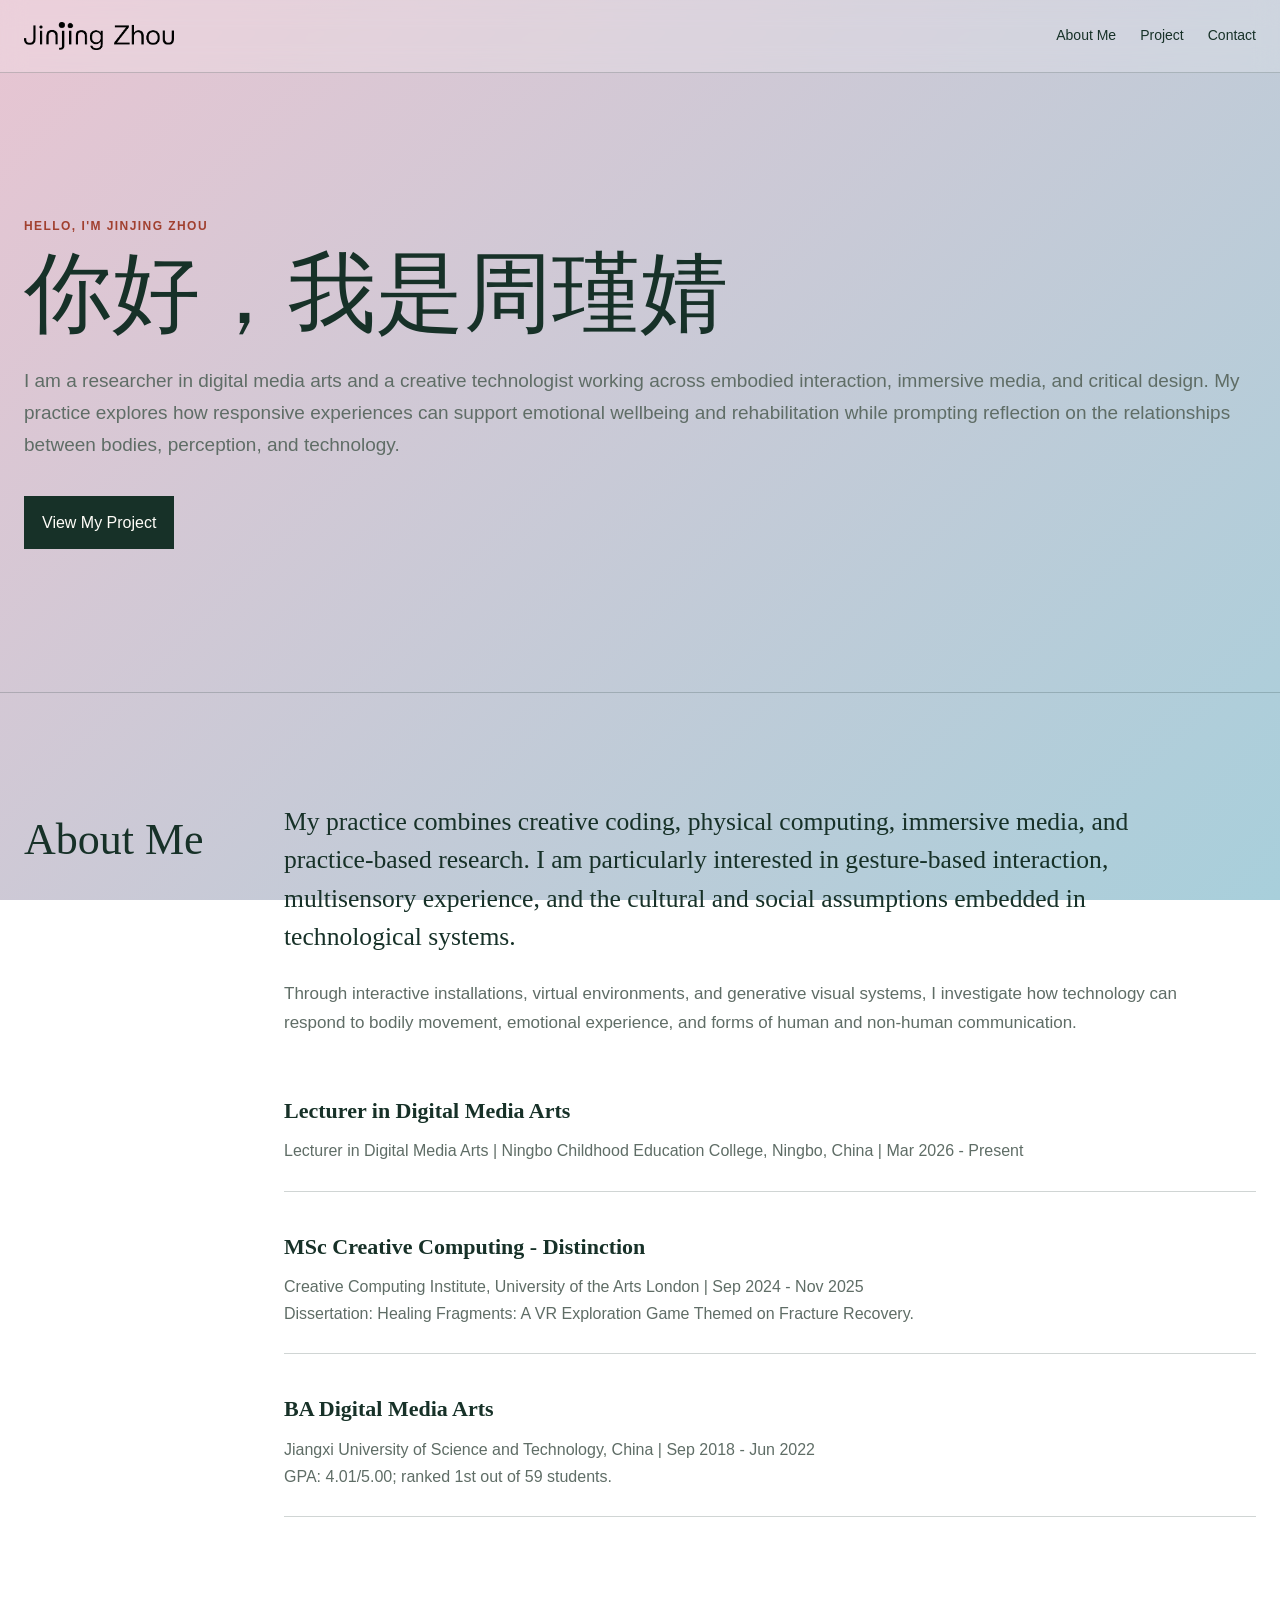
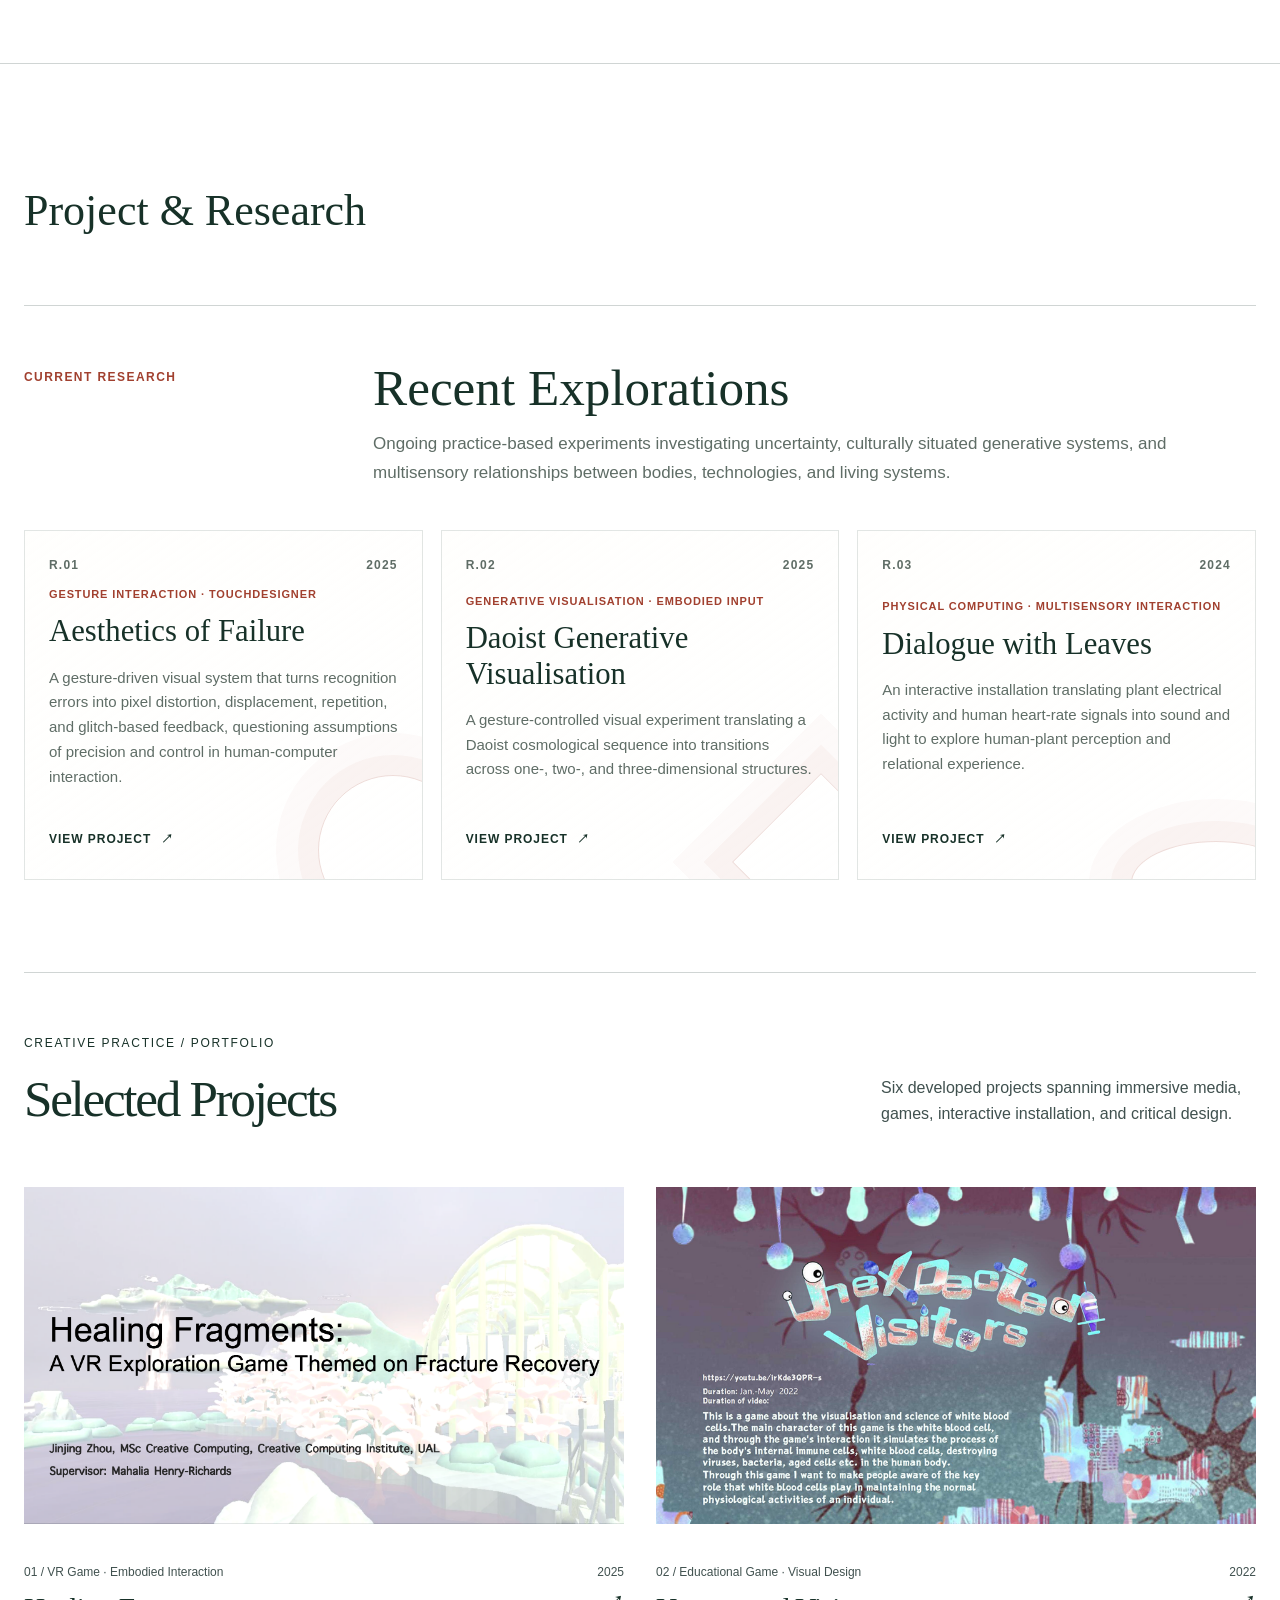
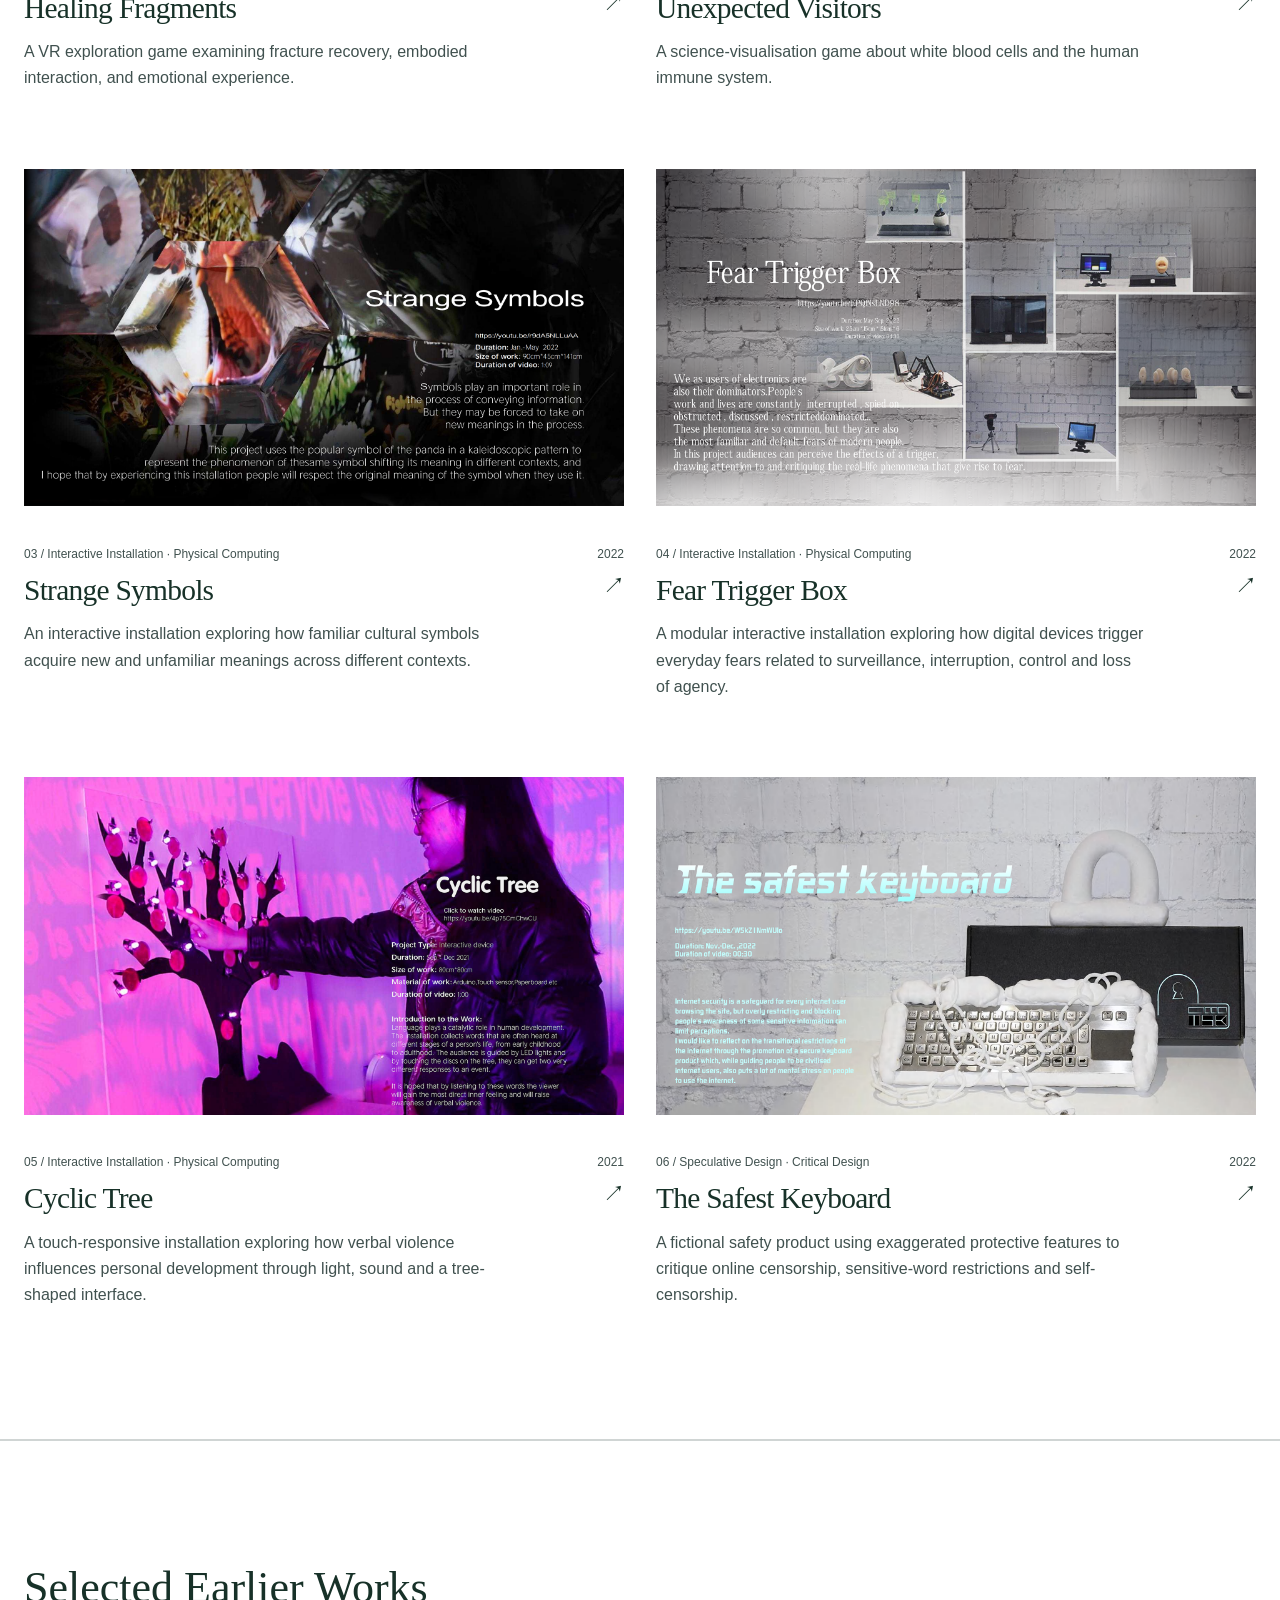
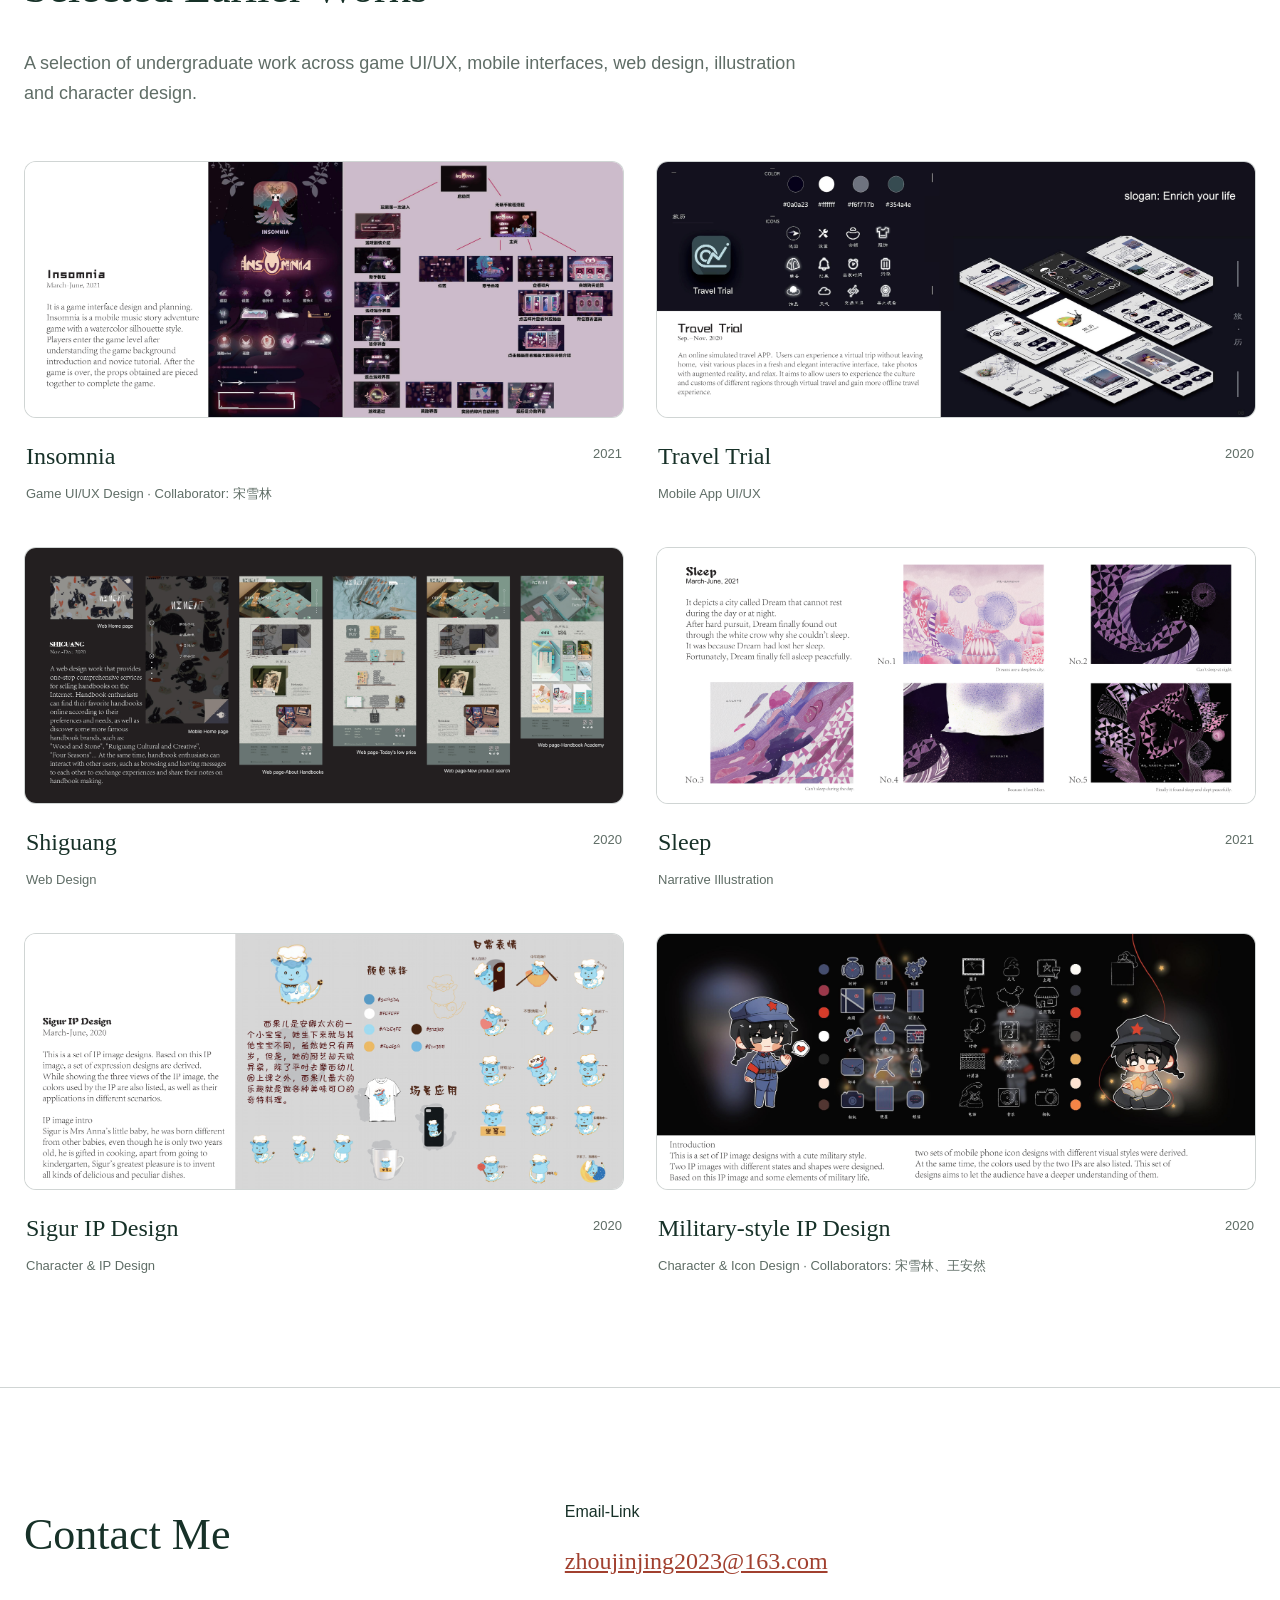
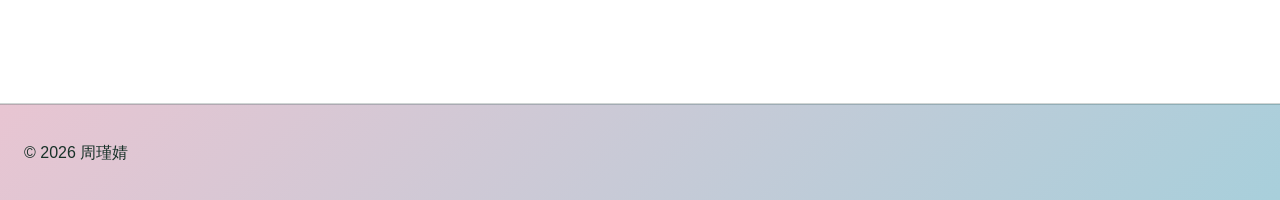
<file: index.html>
<!DOCTYPE html>
<html lang="zh-CN">
  <head>
    <meta charset="UTF-8" />
    <meta name="viewport" content="width=device-width, initial-scale=1.0" />
    <meta name="description" content="基础个人作品集练习网站" />
    <title>我的基础作品集</title>
    <link rel="stylesheet" href="style.css" />
    <link rel="stylesheet" href="selected-projects.css" />
    <script src="script.js" defer></script>
  </head>

  <body>
    <!-- 顶部导航 -->
    <header class="site-header">
      <div class="container navigation">
        <a class="logo" href="#home">
          <img src="icon.png" alt="Jinjing Zhou">
        </a>

        <button
          class="menu-toggle"
          type="button"
          aria-label="打开导航菜单"
          aria-expanded="false"
          aria-controls="main-navigation"
        >
          <span></span>
          <span></span>
          <span></span>
        </button>

        <nav id="main-navigation" aria-label="主要导航">
          <a href="#about">About Me</a>
          <a href="#projects">Project</a>
          <a href="#contact">Contact</a>
        </nav>
      </div>
    </header>

    <main>
      <!-- 首页介绍 -->
      <section class="hero" id="home">
        <div class="container">
          <p class="eyebrow">Hello, I'm Jinjing Zhou</p>
          <h1>你好，我是周瑾婧</h1>
          <p class="introduction">
            I am a researcher in digital media arts and a creative technologist
            working across embodied interaction, immersive media, and critical
            design. My practice explores how responsive experiences can support
            emotional wellbeing and rehabilitation while prompting reflection on
            the relationships between bodies, perception, and technology.
          </p>
          <a class="button" href="#projects">View My Project</a>
        </div>
      </section>

      <!-- 关于我 -->
      <section class="section" id="about">
        <div class="container experience-layout">
          <div>
            <h2>About Me</h2>
          </div>

          <div class="experience-content">
            <div class="about-introduction">
              <p>
                My practice combines creative coding, physical computing, immersive
                media, and practice-based research. I am particularly interested in
                gesture-based interaction, multisensory experience, and the cultural
                and social assumptions embedded in technological systems.
              </p>
              <p>
                Through interactive installations, virtual environments, and
                generative visual systems, I investigate how technology can respond
                to bodily movement, emotional experience, and forms of human and
                non-human communication.
              </p>
            </div>

            <div class="experience-item">
              <strong>Lecturer in Digital Media Arts</strong>
              <p>Lecturer in Digital Media Arts | Ningbo Childhood Education College, Ningbo, China | Mar 2026 - Present</p>
            </div>

            <div class="experience-item">
              <strong>MSc Creative Computing - Distinction</strong>
              <p>
                Creative Computing Institute, University of the Arts London | Sep 2024 - Nov 2025<br>
                Dissertation: Healing Fragments: A VR Exploration Game Themed on Fracture Recovery.
              </p>
            </div>

            <div class="experience-item">
              <strong>BA Digital Media Arts</strong>
              <p>
                Jiangxi University of Science and Technology, China | Sep 2018 - Jun 2022<br>
                GPA: 4.01/5.00; ranked 1st out of 59 students.
              </p>
            </div>

          </div>
        </div>
      </section>

      <!-- 项目 -->
      <section class="section projects-section" id="projects">
        <div class="container">
          <h2>Project &amp; Research</h2>

          <section class="current-research-block" aria-labelledby="current-research-title">
            <div class="current-research-heading">
              <p class="section-number">Current Research</p>
              <div>
                <h3 id="current-research-title">Recent Explorations</h3>
                <p>
                  Ongoing practice-based experiments investigating uncertainty,
                  culturally situated generative systems, and multisensory
                  relationships between bodies, technologies, and living systems.
                </p>
              </div>
            </div>

            <div class="current-research-grid">
              <article class="current-research-card scroll-reveal">
                <div class="current-research-meta">
                  <span>R.01</span>
                  <span>2025</span>
                </div>
                <div class="current-research-content">
                  <p class="research-medium">Gesture Interaction · TouchDesigner</p>
                  <h3>Aesthetics of Failure</h3>
                  <p>
                    A gesture-driven visual system that turns recognition errors
                    into pixel distortion, displacement, repetition, and
                    glitch-based feedback, questioning assumptions of precision
                    and control in human-computer interaction.
                  </p>
                </div>
                <a
                  class="current-research-more"
                  href="project-13.html"
                  aria-label="View the Aesthetics of Failure project"
                >
                  View Project <span aria-hidden="true">↗</span>
                </a>
                <span class="research-accent" aria-hidden="true"></span>
              </article>

              <article class="current-research-card scroll-reveal">
                <div class="current-research-meta">
                  <span>R.02</span>
                  <span>2025</span>
                </div>
                <div class="current-research-content">
                  <p class="research-medium">Generative Visualisation · Embodied Input</p>
                  <h3>Daoist Generative Visualisation</h3>
                  <p>
                    A gesture-controlled visual experiment translating a Daoist
                    cosmological sequence into transitions across one-, two-, and
                    three-dimensional structures.
                  </p>
                </div>
                <a
                  class="current-research-more"
                  href="project-14.html"
                  aria-label="View the Daoist Generative Visualisation project"
                >
                  View Project <span aria-hidden="true">↗</span>
                </a>
                <span class="research-accent" aria-hidden="true"></span>
              </article>

              <article class="current-research-card scroll-reveal">
                <div class="current-research-meta">
                  <span>R.03</span>
                  <span>2024</span>
                </div>
                <div class="current-research-content">
                  <p class="research-medium">Physical Computing · Multisensory Interaction</p>
                  <h3>Dialogue with Leaves</h3>
                  <p>
                    An interactive installation translating plant electrical
                    activity and human heart-rate signals into sound and light to
                    explore human-plant perception and relational experience.
                  </p>
                </div>
                <a
                  class="current-research-more"
                  href="project-12.html"
                  aria-label="View the Dialogue with Leaves project"
                >
                  View Project <span aria-hidden="true">↗</span>
                </a>
                <span class="research-accent" aria-hidden="true"></span>
              </article>
            </div>
          </section>

<section class="editorial-section" id="selected-projects" aria-labelledby="selected-title"><div class="editorial-heading"><div><p class="editorial-kicker">Creative Practice / Portfolio</p><h2 id="selected-title">Selected Projects</h2></div><p>Six developed projects spanning immersive media, games, interactive installation, and critical design.</p></div><div class="editorial-grid"><article class="editorial-card"><a class="editorial-link" href="project-01.html"><div class="editorial-image"><img src="image/project-01.png" alt="Healing Fragments" fetchpriority="high"><span class="view-project">View Project <span aria-hidden="true">↗</span></span></div><div class="editorial-meta"><span>01 / VR Game · Embodied Interaction</span><span>2025</span></div><h3>Healing Fragments<span class="title-arrow" aria-hidden="true">↗</span></h3></a><p class="editorial-description">A VR exploration game examining fracture recovery, embodied interaction, and emotional experience.</p></article><article class="editorial-card"><a class="editorial-link" href="project-02.html"><div class="editorial-image"><img src="image/project-02.png" alt="Unexpected Visitors" fetchpriority="high"><span class="view-project">View Project <span aria-hidden="true">↗</span></span></div><div class="editorial-meta"><span>02 / Educational Game · Visual Design</span><span>2022</span></div><h3>Unexpected Visitors<span class="title-arrow" aria-hidden="true">↗</span></h3></a><p class="editorial-description">A science-visualisation game about white blood cells and the human immune system.</p></article><article class="editorial-card"><a class="editorial-link" href="project-03.html"><div class="editorial-image"><img src="image/project-03.png" alt="Strange Symbols" loading="lazy"><span class="view-project">View Project <span aria-hidden="true">↗</span></span></div><div class="editorial-meta"><span>03 / Interactive Installation · Physical Computing</span><span>2022</span></div><h3>Strange Symbols<span class="title-arrow" aria-hidden="true">↗</span></h3></a><p class="editorial-description">An interactive installation exploring how familiar cultural symbols acquire new and unfamiliar meanings across different contexts.</p></article><article class="editorial-card"><a class="editorial-link" href="project-04.html"><div class="editorial-image"><img src="image/project-04.png" alt="Fear Trigger Box" loading="lazy"><span class="view-project">View Project <span aria-hidden="true">↗</span></span></div><div class="editorial-meta"><span>04 / Interactive Installation · Physical Computing</span><span>2022</span></div><h3>Fear Trigger Box<span class="title-arrow" aria-hidden="true">↗</span></h3></a><p class="editorial-description">A modular interactive installation exploring how digital devices trigger everyday fears related to surveillance, interruption, control and loss of agency.</p></article><article class="editorial-card"><a class="editorial-link" href="project-05.html"><div class="editorial-image"><img src="image/project-05.png" alt="Cyclic Tree" loading="lazy"><span class="view-project">View Project <span aria-hidden="true">↗</span></span></div><div class="editorial-meta"><span>05 / Interactive Installation · Physical Computing</span><span>2021</span></div><h3>Cyclic Tree<span class="title-arrow" aria-hidden="true">↗</span></h3></a><p class="editorial-description">A touch-responsive installation exploring how verbal violence influences personal development through light, sound and a tree-shaped interface.</p></article><article class="editorial-card"><a class="editorial-link" href="project-06.html"><div class="editorial-image"><img src="image/project-06.png" alt="The Safest Keyboard" loading="lazy"><span class="view-project">View Project <span aria-hidden="true">↗</span></span></div><div class="editorial-meta"><span>06 / Speculative Design · Critical Design</span><span>2022</span></div><h3>The Safest Keyboard<span class="title-arrow" aria-hidden="true">↗</span></h3></a><p class="editorial-description">A fictional safety product using exaggerated protective features to critique online censorship, sensitive-word restrictions and self-censorship.</p></article></div></section>
        </div>
      </section>

      <!-- 本科阶段精选作品 -->
      <section class="section early-works-section" id="early-works">
        <div class="container">
          <div class="early-works-heading">
            <h2>Selected Earlier Works</h2>
            <p class="early-works-intro">
              A selection of undergraduate work across game UI/UX, mobile
              interfaces, web design, illustration and character design.
            </p>
          </div>

          <div class="early-works-grid">
            <article class="early-work-card scroll-reveal">
              <a
                class="early-work-link"
                href="project-08.html"
                aria-label="View the In5omnia game interface design project"
              >
                <div class="early-work-image">
                  <img
                    src="image/project7/project7-6.png"
                    alt="In5omnia mobile game interface design"
                    loading="lazy"
                  >
                </div>

                <div class="early-work-info">
                  <div>
                    <h3>Insomnia</h3>
                    <p>Game UI/UX Design · Collaborator: 宋雪林</p>
                  </div>
                  <span>2021</span>
                </div>
              </a>
            </article>

            <article class="early-work-card scroll-reveal">
              <a
                class="early-work-link"
                href="project-10.html"
                aria-label="View the Travel Trial mobile app design project"
              >
                <div class="early-work-image">
                  <img
                    src="image/project7/project7-4.png"
                    alt="Travel Trial mobile application interface design"
                    loading="lazy"
                  >
                </div>

                <div class="early-work-info">
                  <div>
                    <h3>Travel Trial</h3>
                    <p>Mobile App UI/UX</p>
                  </div>
                  <span>2020</span>
                </div>
              </a>
            </article>

            <article class="early-work-card scroll-reveal">
              <a
                class="early-work-link"
                href="https://filefb5baf491535.v4.h5sys.cn/play/wvCJ2aoT?version=8"
                target="_blank"
                rel="noopener noreferrer"
                aria-label="Open the live Shiguang web design project"
              >
                <div class="early-work-image">
                  <img
                    src="image/project7/project7-5.png"
                    alt="Shiguang handbook shopping website design"
                    loading="lazy"
                  >
                </div>

                <div class="early-work-info">
                  <div>
                    <h3>Shiguang</h3>
                    <p>Web Design</p>
                  </div>
                  <span>2020</span>
                </div>
              </a>
            </article>

            <article class="early-work-card scroll-reveal">
              <a
                class="early-work-link"
                href="project-11.html"
                aria-label="View the Sleep narrative illustration project"
              >
                <div class="early-work-image">
                  <img
                    src="image/project7/project7-1.png"
                    alt="Sleep narrative illustration series"
                    loading="lazy"
                  >
                </div>

                <div class="early-work-info">
                  <div>
                    <h3>Sleep</h3>
                    <p>Narrative Illustration</p>
                  </div>
                  <span>2021</span>
                </div>
              </a>
            </article>

            <article class="early-work-card scroll-reveal">
              <a
                class="early-work-link"
                href="project-07.html"
                aria-label="View the Sigur IP Design project page"
              >
                <div class="early-work-image">
                  <img
                    src="image/project7/project7-2.png"
                    alt="Sigur character and IP design"
                    loading="lazy"
                  >
                </div>

                <div class="early-work-info">
                  <div>
                    <h3>Sigur IP Design</h3>
                    <p>Character &amp; IP Design</p>
                  </div>
                  <span>2020</span>
                </div>
              </a>
            </article>

            <article class="early-work-card scroll-reveal">
              <a
                class="early-work-link"
                href="project-09.html"
                aria-label="View the Military-style IP Design project"
              >
                <div class="early-work-image">
                  <img
                    src="image/project7/project7-3.png"
                    alt="Military-style character and mobile icon design"
                    loading="lazy"
                  >
                </div>

                <div class="early-work-info">
                  <div>
                    <h3>Military-style IP Design</h3>
                    <p>
                      Character &amp; Icon Design · Collaborators: 宋雪林、王安然
                    </p>
                  </div>
                  <span>2020</span>
                </div>
              </a>
            </article>
          </div>
        </div>
      </section>

      <!-- 联系方式 -->
      <section class="section" id="contact">
        <div class="container two-columns">
          <div>
            <h2>Contact Me</h2>
          </div>
          <div>
            <p>Email-Link</p>
            <a class="email-link" href="mailto:zhoujinjing2023@163.com">zhoujinjing2023@163.com</a>
          </div>
        </div>
      </section>
    </main>

    <footer>
      <div class="container footer-content">
        <p>© <span id="current-year"></span> 周瑾婧</p>
      </div>
    </footer>
  </body>
</html>
</file>
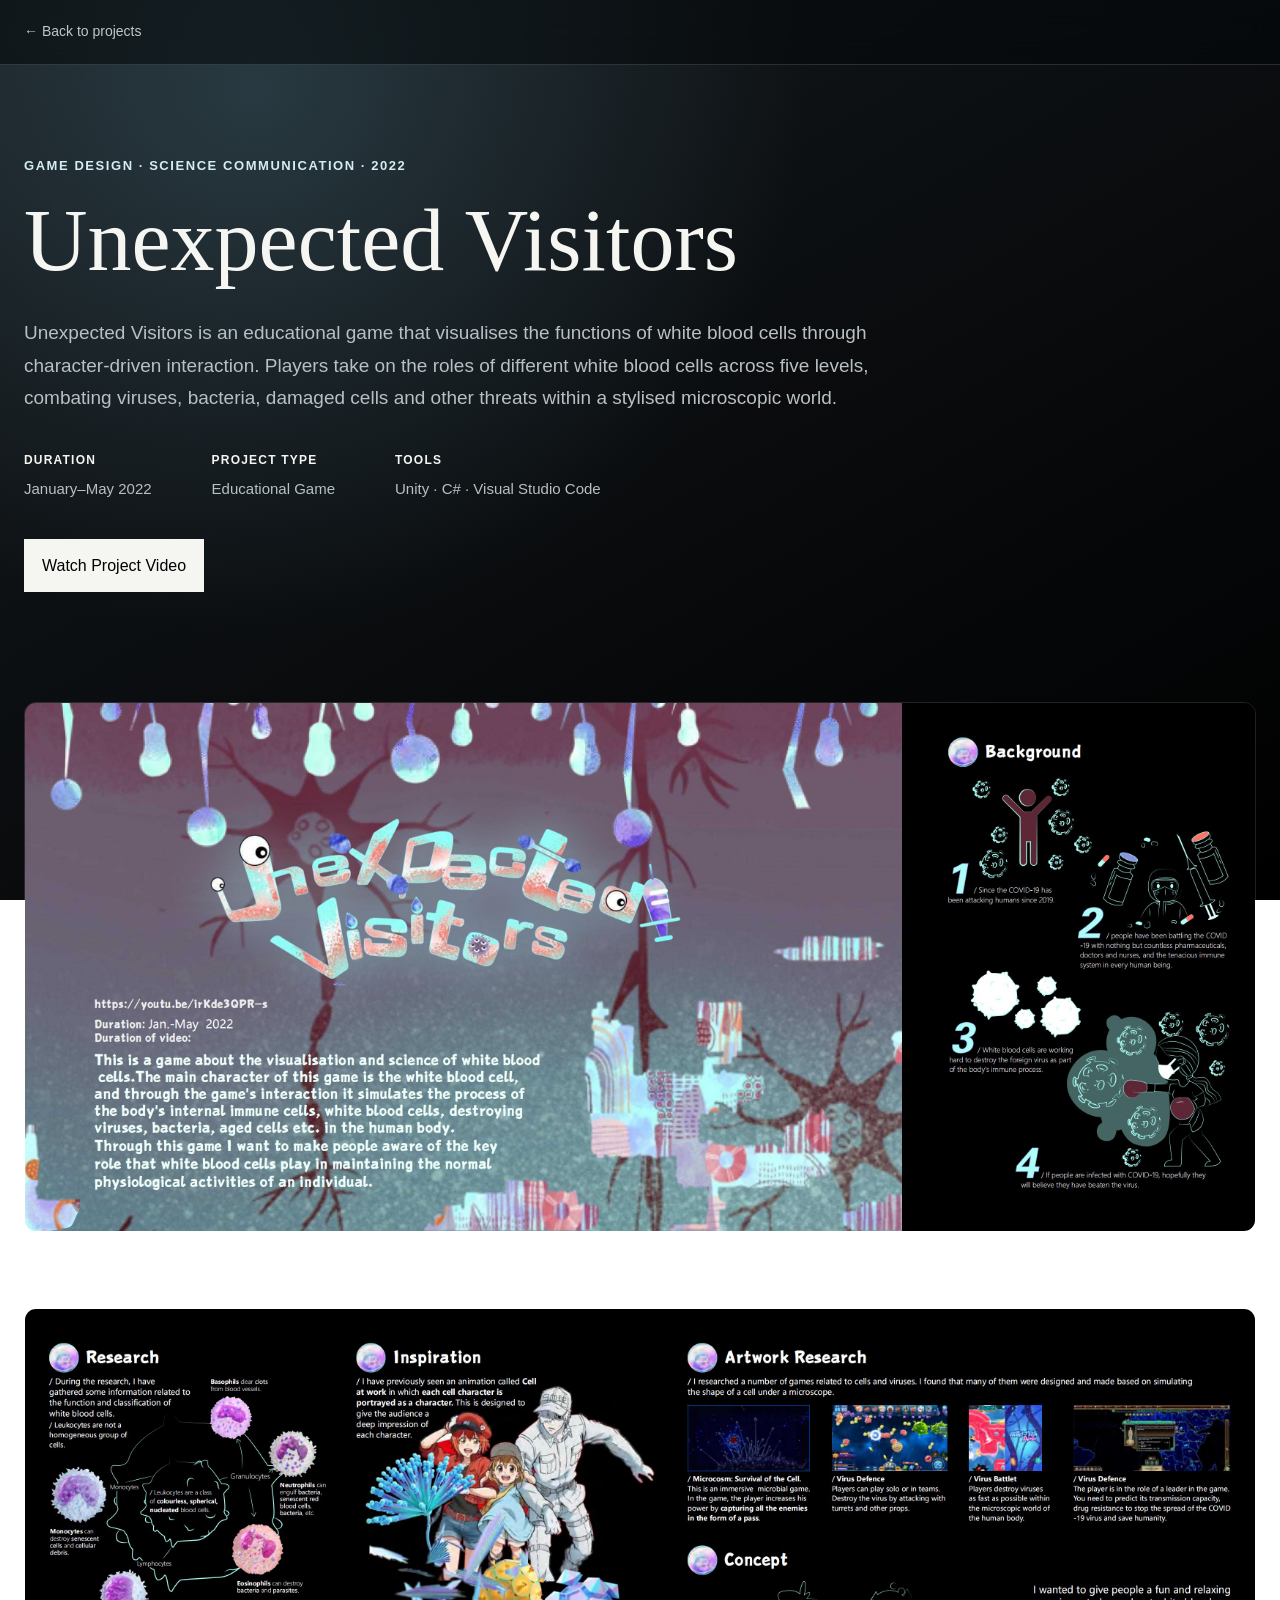
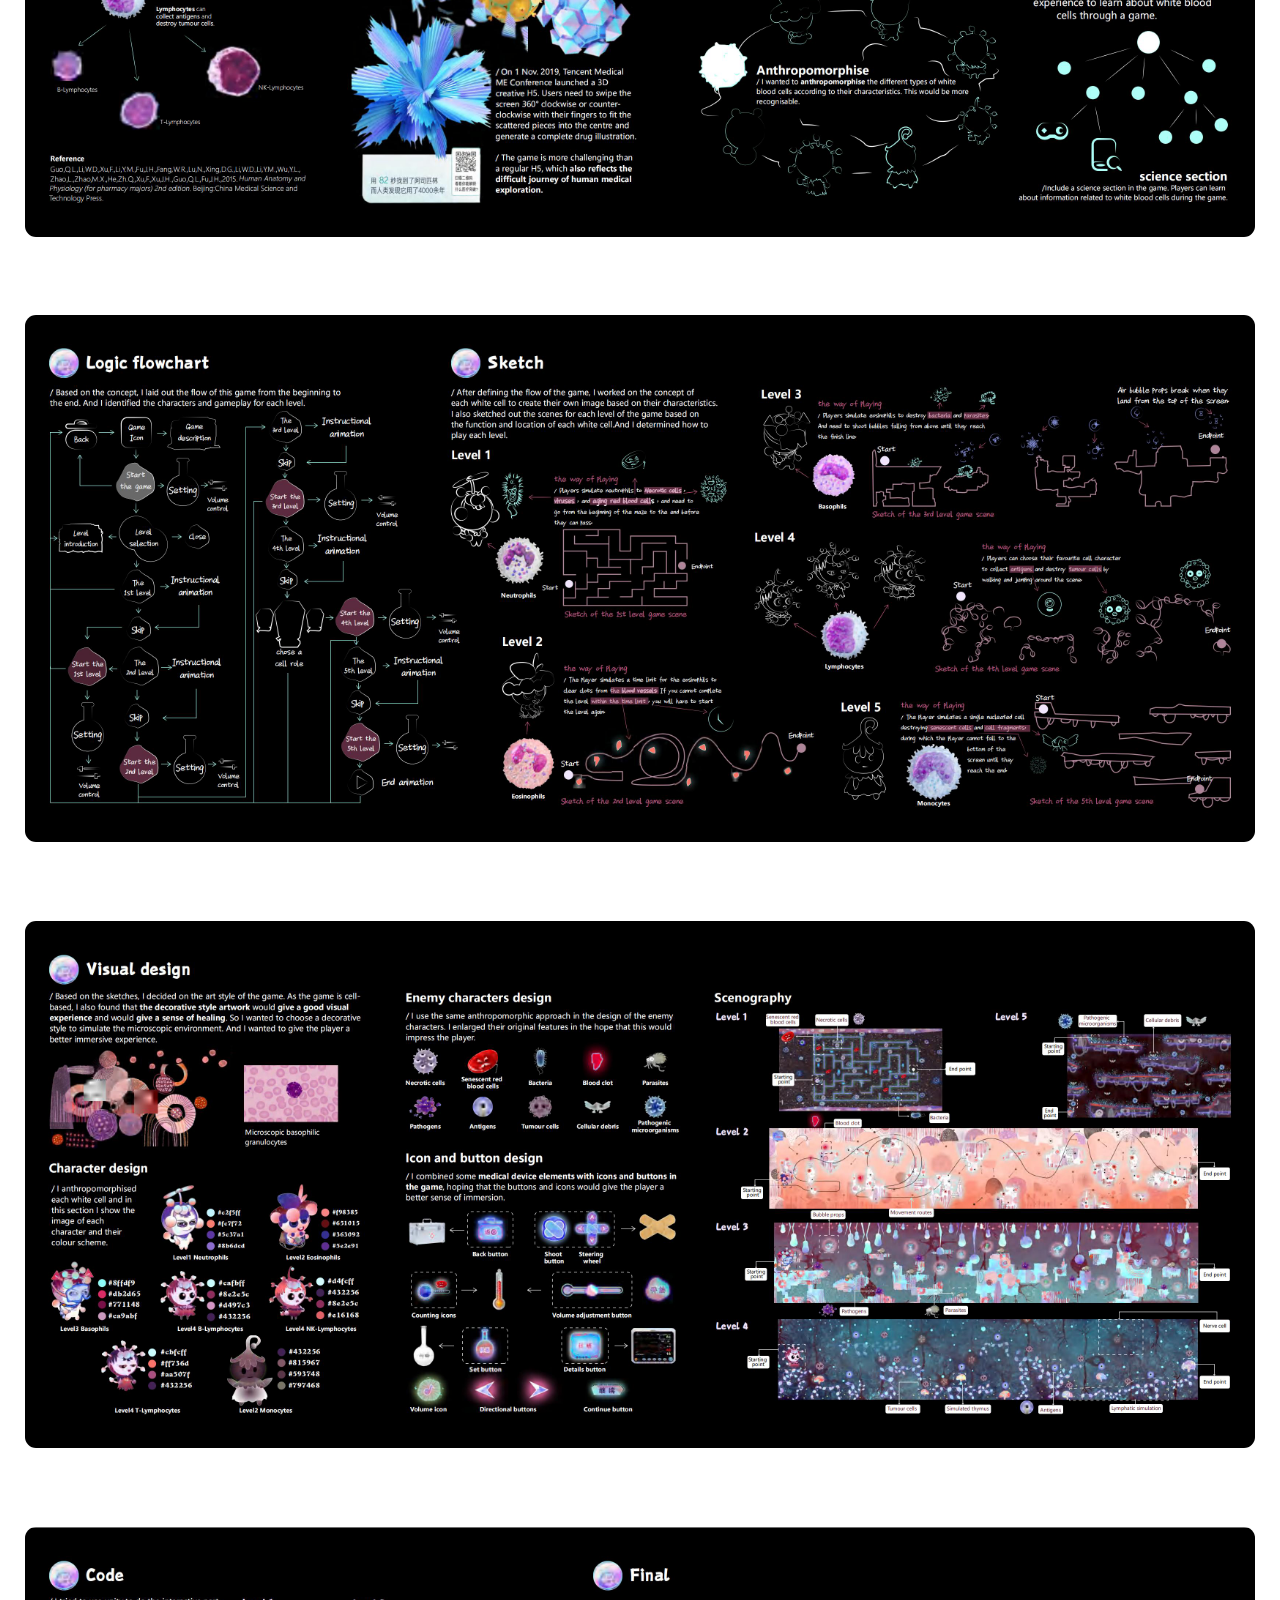
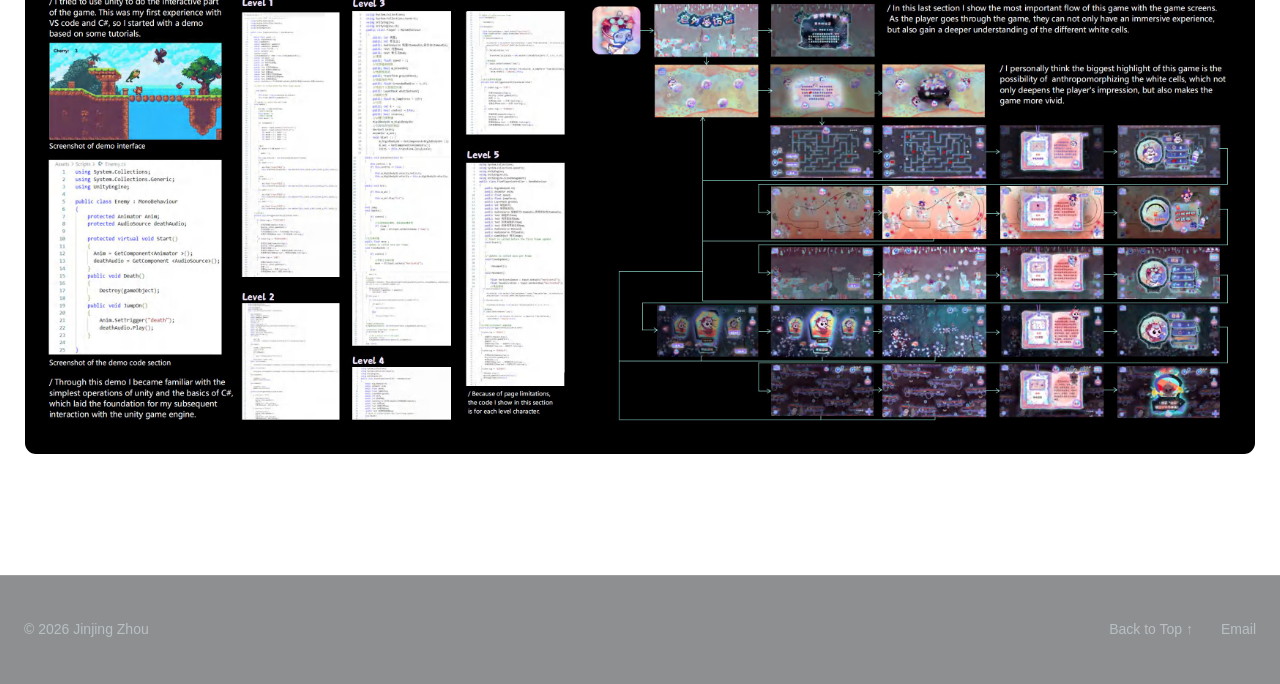
<file: project-02.html>
<!DOCTYPE html>
<html lang="en">
  <head>
    <meta charset="UTF-8">
    <meta
      name="viewport"
      content="width=device-width, initial-scale=1.0"
    >

    <meta
      name="description"
      content="Unexpected Visitors — an educational game about white blood cells and the human immune system."
    >

    <title>Unexpected Visitors | Jinjing Zhou</title>

    <link rel="stylesheet" href="style.css">
  </head>

  <body id="top" class="project-page-dark">
    <!-- 返回首页项目区域 -->
    <header class="project-detail-nav">
      <div class="container">
        <a class="back-link" href="index.html#projects">
          ← Back to projects
        </a>
      </div>
    </header>

    <main class="project-two-page">
      <!-- 项目介绍 -->
      <section class="project-two-intro">
        <div class="container">
          <p class="section-label">
            Game Design · Science Communication · 2022
          </p>

          <h1>Unexpected Visitors</h1>

          <p class="project-two-summary">
            Unexpected Visitors is an educational game that visualises the
            functions of white blood cells through character-driven
            interaction. Players take on the roles of different white blood
            cells across five levels, combating viruses, bacteria, damaged
            cells and other threats within a stylised microscopic world.
          </p>

          <ul class="project-two-meta">
            <li>
              <span>Duration</span>
              January–May 2022
            </li>

            <li>
              <span>Project Type</span>
              Educational Game
            </li>

            <li>
              <span>Tools</span>
              Unity · C# · Visual Studio Code
            </li>
          </ul>

          <a
            class="button"
            href="https://youtu.be/irKde3QPR-s"
            target="_blank"
            rel="noopener noreferrer"
          >
            Watch Project Video
          </a>
        </div>
      </section>

      <!-- 五张项目排版图 -->
      <section
        class="project-two-gallery"
        aria-label="Unexpected Visitors project portfolio"
      >
        <figure class="project-two-image">
          <a
            href="image/project2/Portfolio1 Unexpected Visitors_00.jpg"
            target="_blank"
            rel="noopener noreferrer"
          >
            <img
              src="image/project2/Portfolio1 Unexpected Visitors_00.jpg"
              alt="Unexpected Visitors project introduction and background"
            >
          </a>
        </figure>

        <figure class="project-two-image">
          <a
            href="image/project2/Portfolio1 Unexpected Visitors_01.jpg"
            target="_blank"
            rel="noopener noreferrer"
          >
            <img
              src="image/project2/Portfolio1 Unexpected Visitors_01.jpg"
              alt="Research, inspiration and concept development"
              loading="lazy"
            >
          </a>
        </figure>

        <figure class="project-two-image">
          <a
            href="image/project2/Portfolio1 Unexpected Visitors_02.jpg"
            target="_blank"
            rel="noopener noreferrer"
          >
            <img
              src="image/project2/Portfolio1 Unexpected Visitors_02.jpg"
              alt="Game logic flowchart and level sketches"
              loading="lazy"
            >
          </a>
        </figure>

        <figure class="project-two-image">
          <a
            href="image/project2/Portfolio1 Unexpected Visitors_03.jpg"
            target="_blank"
            rel="noopener noreferrer"
          >
            <img
              src="image/project2/Portfolio1 Unexpected Visitors_03.jpg"
              alt="Visual, character, interface and scene design"
              loading="lazy"
            >
          </a>
        </figure>

        <figure class="project-two-image">
          <a
            href="image/project2/Portfolio1 Unexpected Visitors_04.jpg"
            target="_blank"
            rel="noopener noreferrer"
          >
            <img
              src="image/project2/Portfolio1 Unexpected Visitors_04.jpg"
              alt="Code development and final game flow"
              loading="lazy"
            >
          </a>
        </figure>
      </section>
    </main>

    <!-- 页脚 -->
    <footer class="project-footer">
      <div class="container project-footer-content">
        <p>© 2026 Jinjing Zhou</p>

        <div class="project-footer-links">
          <a href="#top">Back to Top ↑</a>

          <a href="mailto:zhoujinjing2023@163.com">
            Email
          </a>
        </div>
      </div>
    </footer>
   </body>
</html>
</file>
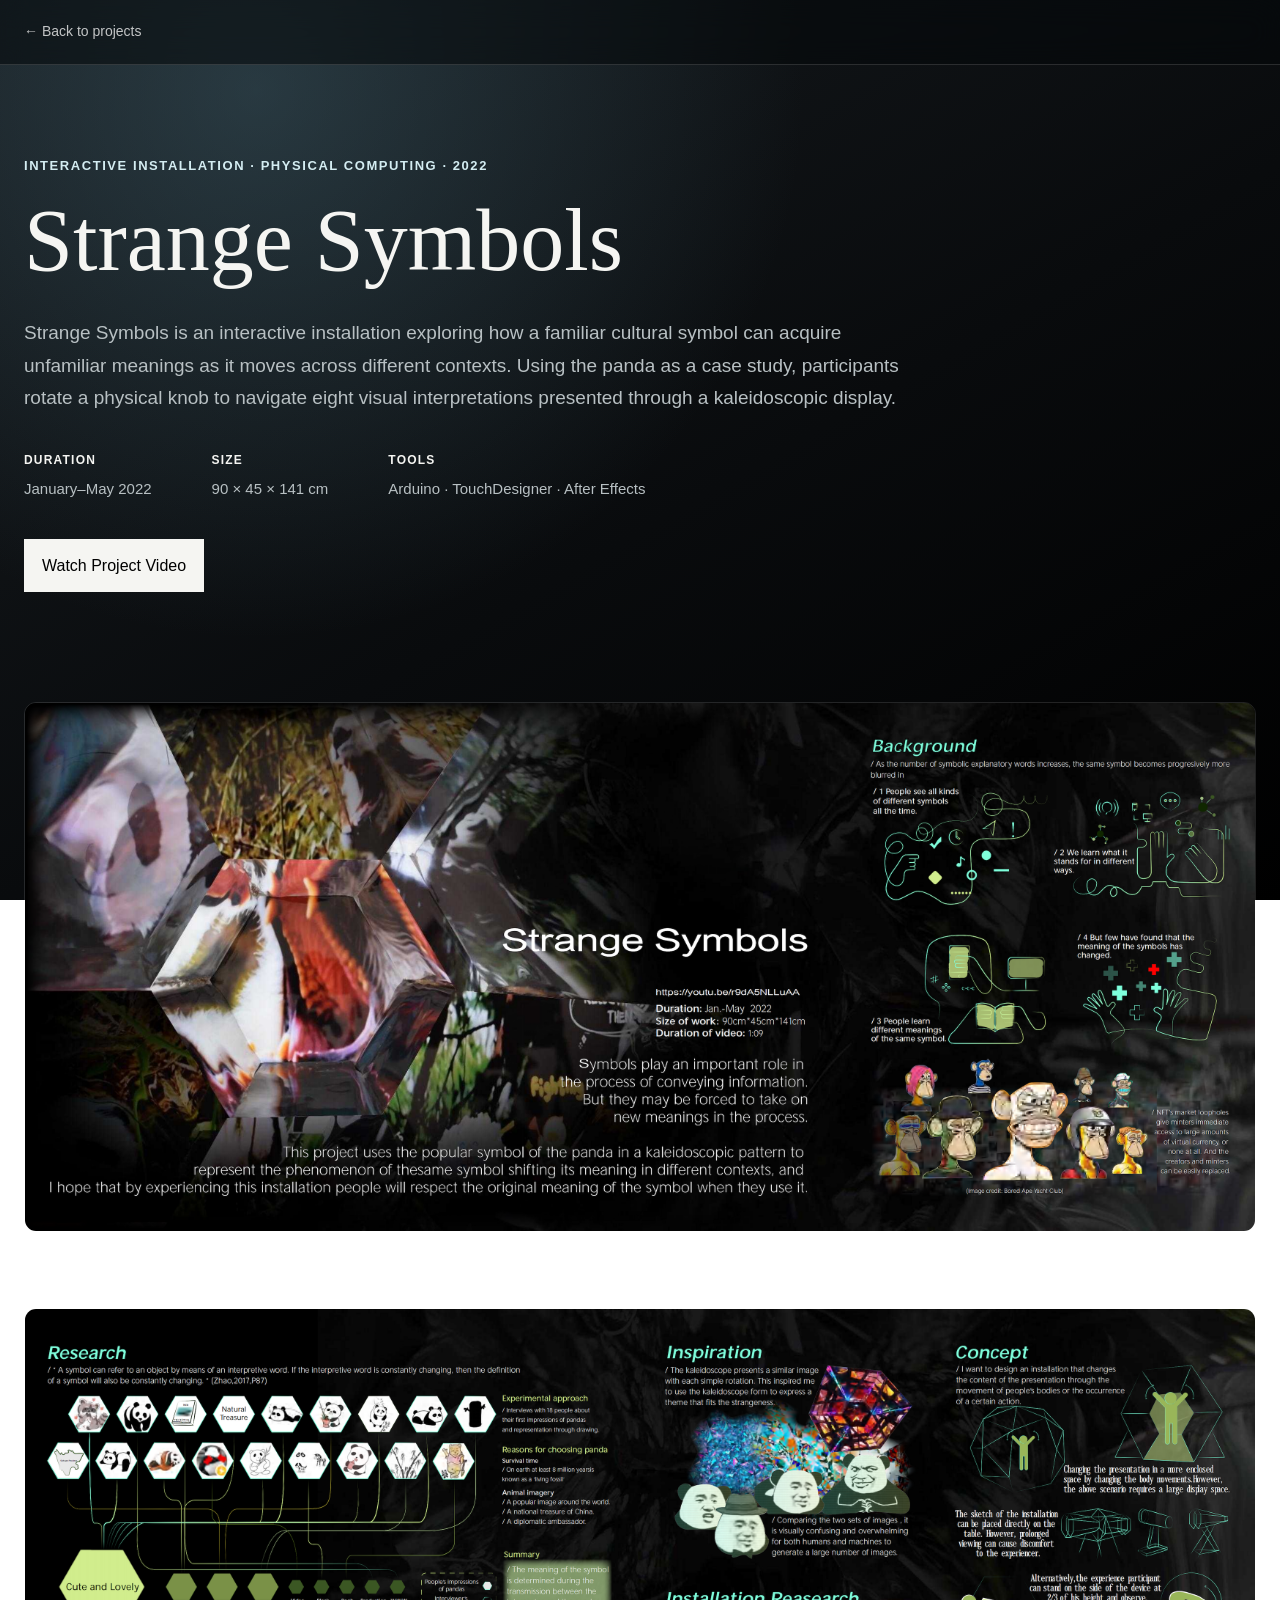
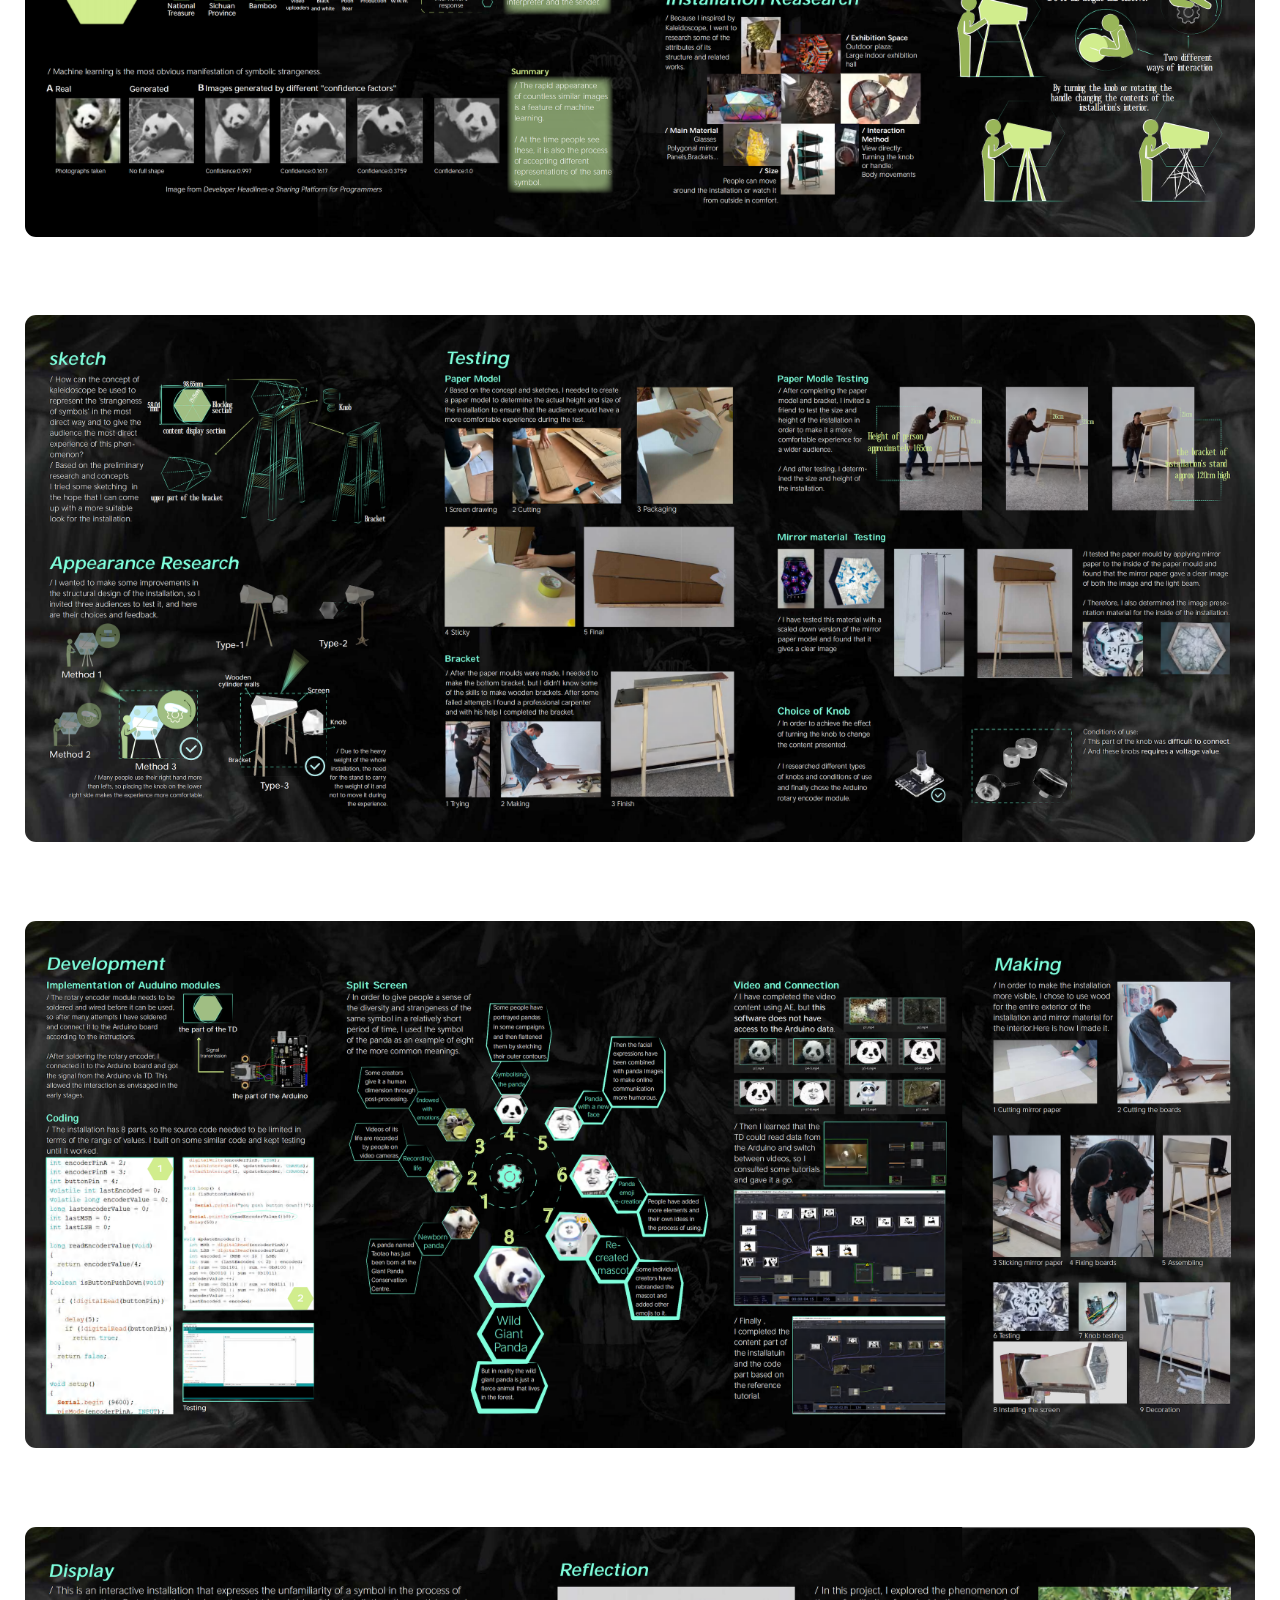
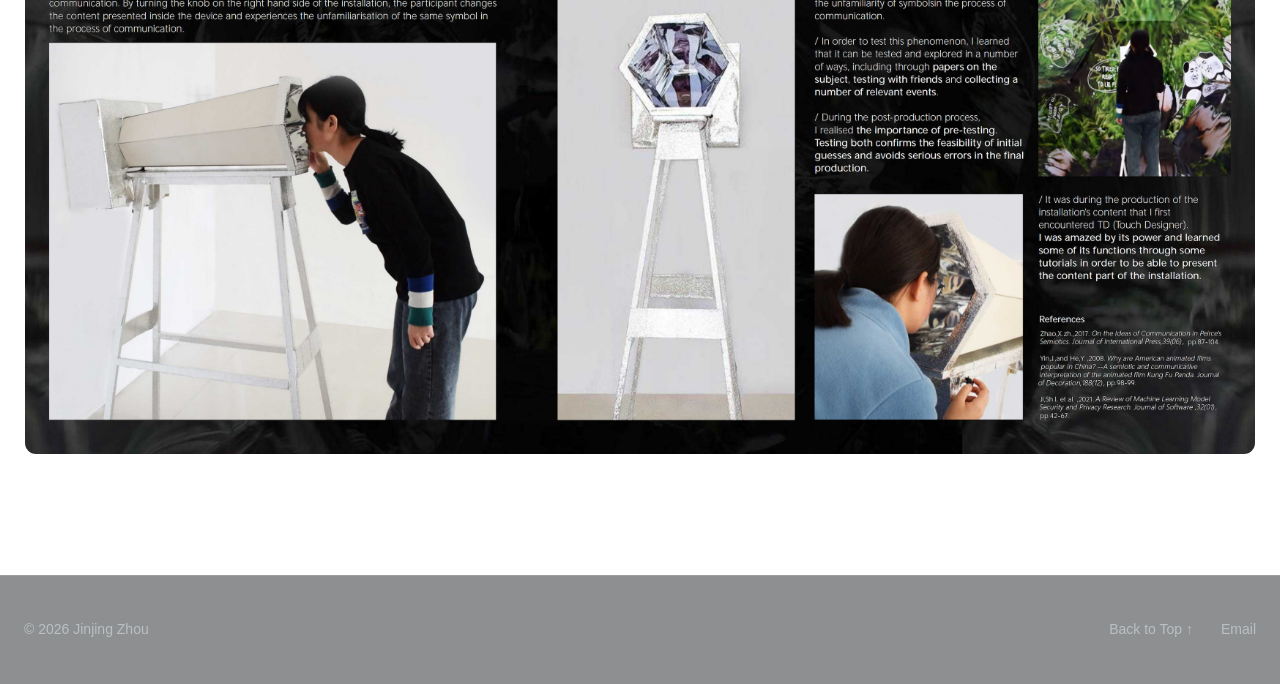
<file: project-03.html>
<!DOCTYPE html>
<html lang="en">
  <head>
    <meta charset="UTF-8">
    <meta
      name="viewport"
      content="width=device-width, initial-scale=1.0"
    >
    <meta
      name="description"
      content="Strange Symbols — an interactive installation exploring how symbols change meaning through communication."
    >

    <title>Strange Symbols | Jinjing Zhou</title>

    <link rel="stylesheet" href="style.css">
  </head>

  <body id="top" class="project-page-dark">
    <header class="project-detail-nav">
      <div class="container">
        <a class="back-link" href="index.html#projects">
          ← Back to projects
        </a>
      </div>
    </header>

    <main class="project-three-page">
      <section class="project-three-intro">
        <div class="container">
          <p class="section-label">
            Interactive Installation · Physical Computing · 2022
          </p>

          <h1>Strange Symbols</h1>

          <p class="project-three-summary">
            Strange Symbols is an interactive installation exploring how a
            familiar cultural symbol can acquire unfamiliar meanings as it
            moves across different contexts. Using the panda as a case study,
            participants rotate a physical knob to navigate eight visual
            interpretations presented through a kaleidoscopic display.
          </p>

            <ul class="project-three-meta">
            <li>
              <span>Duration</span>
              January–May 2022
            </li>

            <li>
              <span>Size</span>
              90 × 45 × 141 cm
            </li>

            <li>
              <span>Tools</span>
              Arduino · TouchDesigner · After Effects
            </li>
            </ul>

            <a
              class="button"
              href="https://youtu.be/r9dASNLLUAA"
              target="_blank"
              rel="noopener noreferrer"
            >
              Watch Project Video
            </a>
          </div>
        </section>

      <section
  class="project-three-gallery"
  aria-label="Strange Symbols project portfolio"
>
  <figure class="project-three-image">
    <a
      href="image/project3/project3-1.png"
      target="_blank"
      rel="noopener noreferrer"
    >
      <img
        src="image/project3/project3-1.png"
        alt="Strange Symbols project introduction and background"
      >
    </a>
  </figure>

  <figure class="project-three-image">
    <a
      href="image/project3/project3-2.png"
      target="_blank"
      rel="noopener noreferrer"
    >
      <img
        src="image/project3/project3-2.png"
        alt="Symbol research, inspiration and installation concept"
        loading="lazy"
      >
    </a>
  </figure>

  <figure class="project-three-image">
    <a
      href="image/project3/project3-3.png"
      target="_blank"
      rel="noopener noreferrer"
    >
      <img
        src="image/project3/project3-3.png"
        alt="Installation sketches, prototypes and testing"
        loading="lazy"
      >
    </a>
  </figure>

  <figure class="project-three-image">
    <a
      href="image/project3/project3-4.png"
      target="_blank"
      rel="noopener noreferrer"
    >
      <img
        src="image/project3/project3-4.png"
        alt="Arduino, TouchDesigner and installation development"
        loading="lazy"
      >
    </a>
  </figure>

  <figure class="project-three-image">
    <a
      href="image/project3/project3-5.png"
      target="_blank"
      rel="noopener noreferrer"
    >
      <img
        src="image/project3/project3-5.png"
        alt="Final interactive installation and project reflection"
        loading="lazy"
      >
    </a>
  </figure>
      </section>
    </main>

    <footer class="project-footer">
      <div class="container project-footer-content">
        <p>© 2026 Jinjing Zhou</p>

        <div class="project-footer-links">
          <a href="#top">Back to Top ↑</a>
          <a href="mailto:zhoujinjing2023@163.com">Email</a>
        </div>
      </div>
    </footer>
  </body>
</html>
</file>
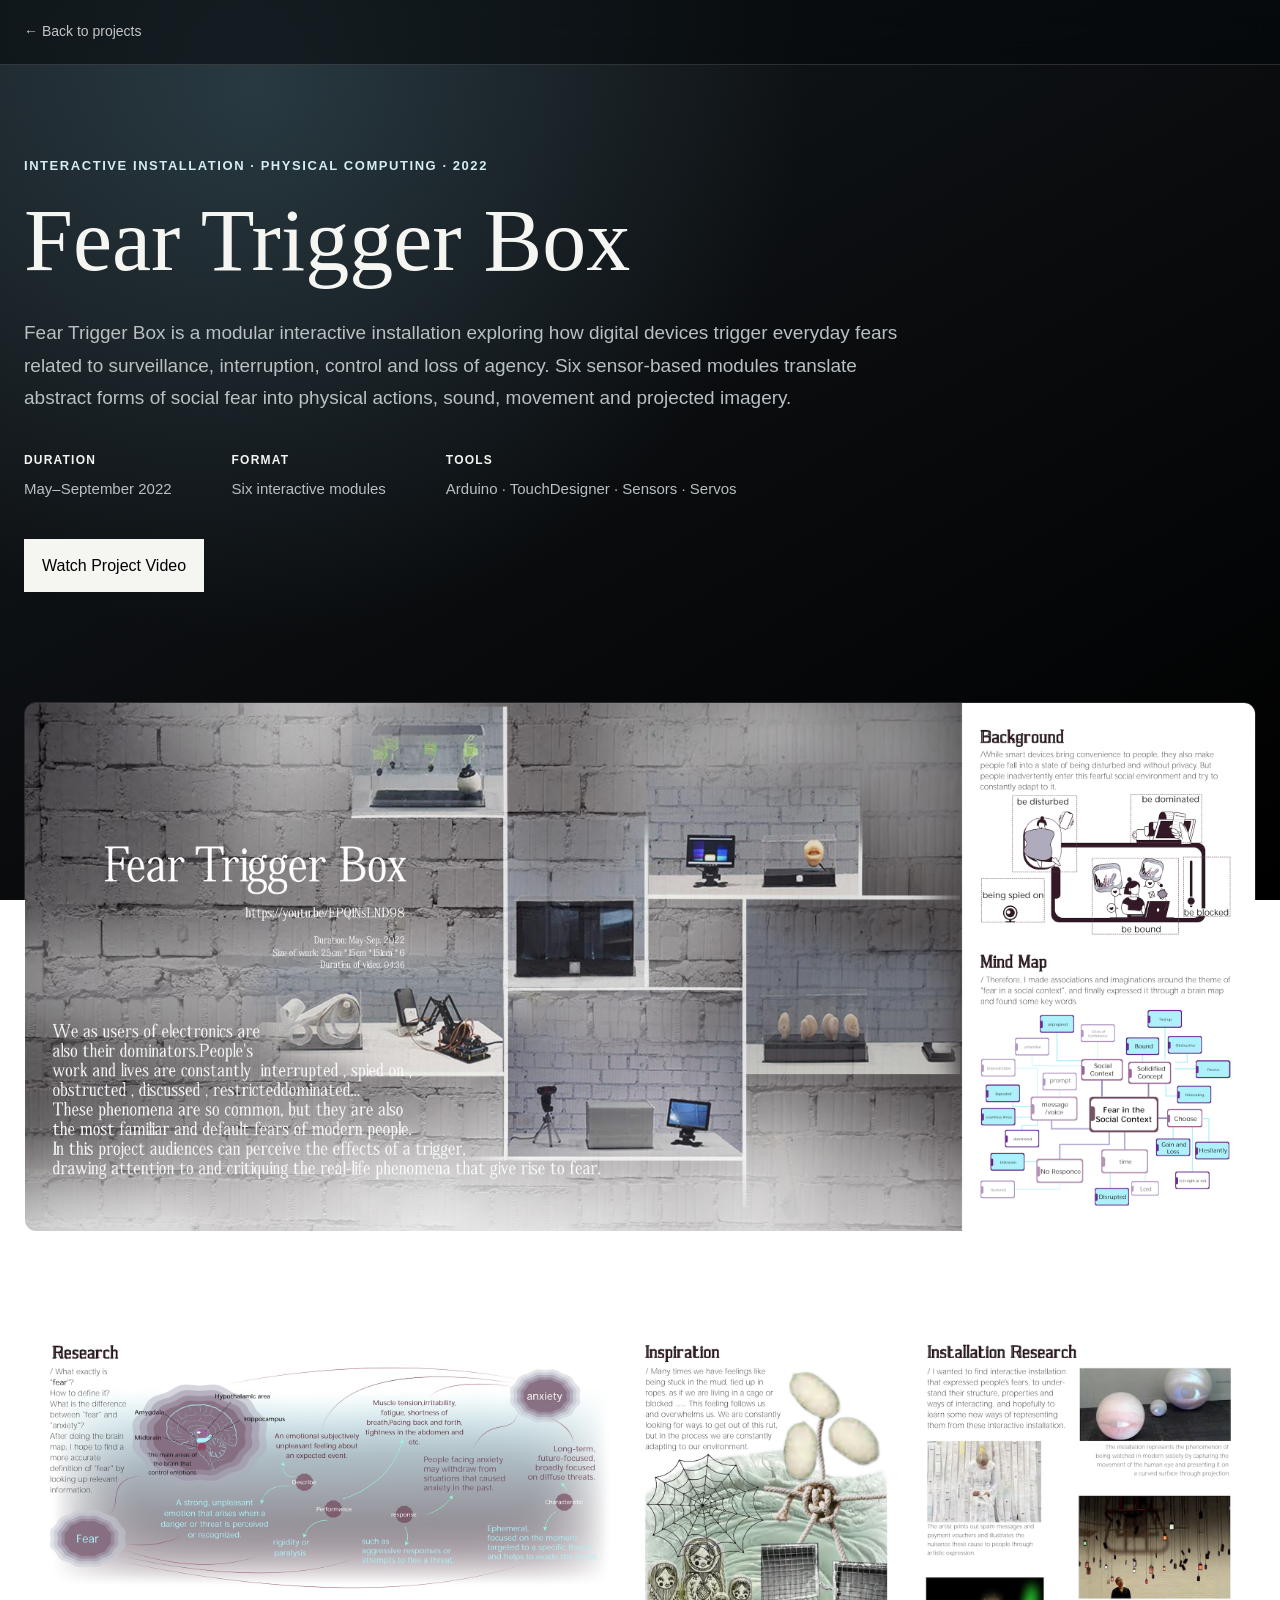
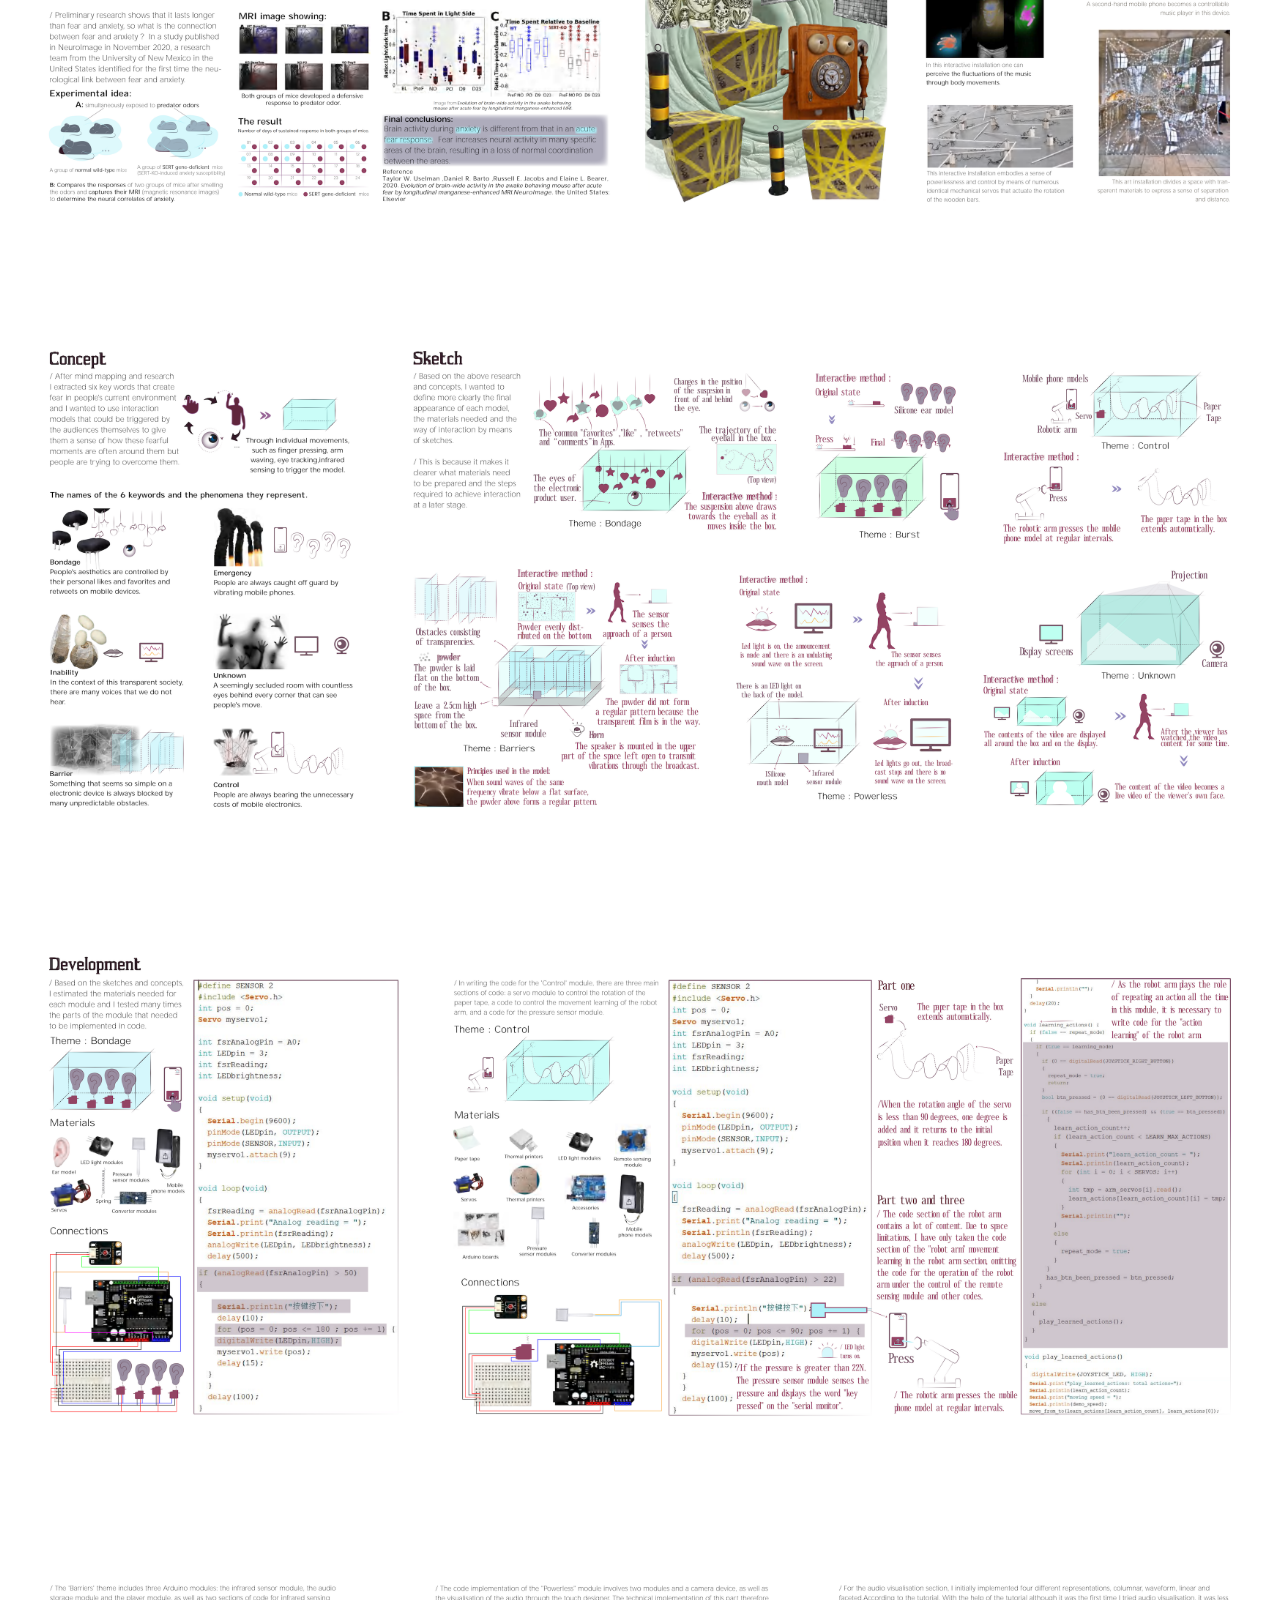
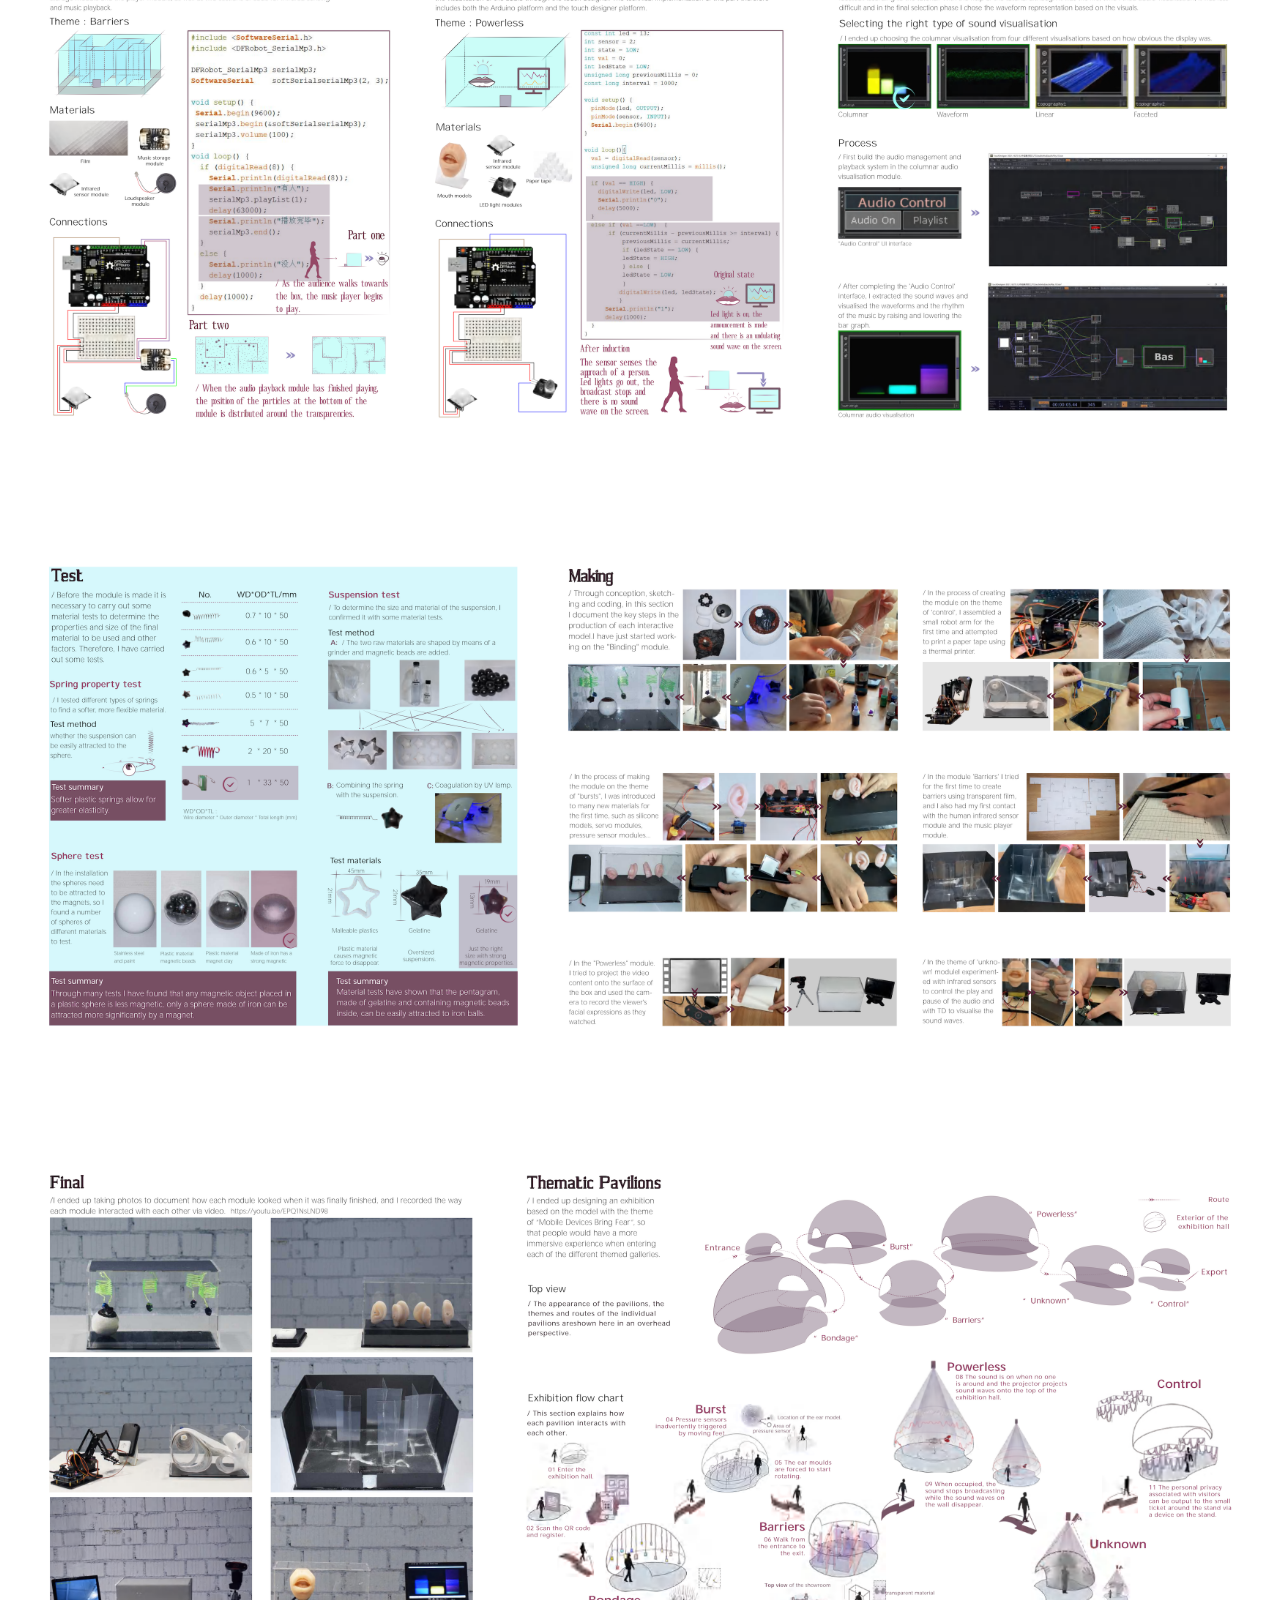
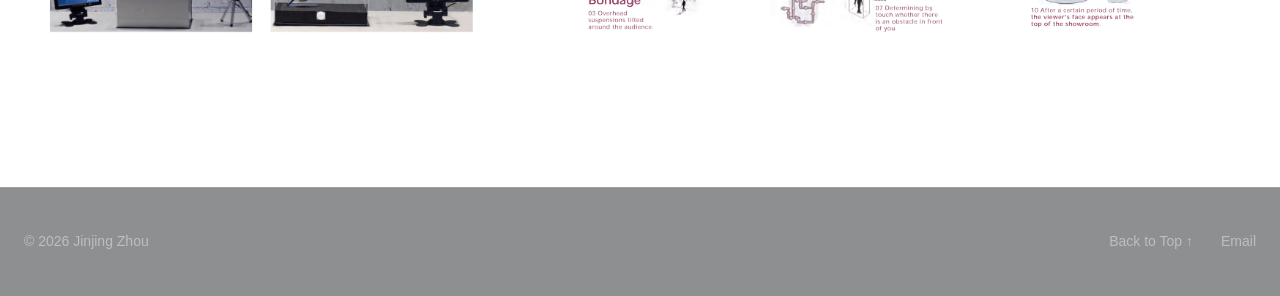
<file: project-04.html>
<!DOCTYPE html>
<html lang="en">
  <head>
    <meta charset="UTF-8">
    <meta
      name="viewport"
      content="width=device-width, initial-scale=1.0"
    >
    <meta
      name="description"
      content="Fear Trigger Box — a modular interactive installation exploring technology-driven fear."
    >

    <title>Fear Trigger Box | Jinjing Zhou</title>

    <link rel="stylesheet" href="style.css">
  </head>

  <body id="top" class="project-page-dark">
    <header class="project-detail-nav">
      <div class="container">
        <a class="back-link" href="index.html#projects">
          ← Back to projects
        </a>
      </div>
    </header>

    <main class="project-four-page">
      <section class="project-four-intro">
        <div class="container">
          <p class="section-label">
            Interactive Installation · Physical Computing · 2022
          </p>

          <h1>Fear Trigger Box</h1>

          <p class="project-four-summary">
            Fear Trigger Box is a modular interactive installation exploring
            how digital devices trigger everyday fears related to
            surveillance, interruption, control and loss of agency. Six
            sensor-based modules translate abstract forms of social fear into
            physical actions, sound, movement and projected imagery.
          </p>

          <ul class="project-four-meta">
            <li>
              <span>Duration</span>
              May–September 2022
            </li>

            <li>
              <span>Format</span>
              Six interactive modules
            </li>

            <li>
              <span>Tools</span>
              Arduino · TouchDesigner · Sensors · Servos
            </li>
          </ul>

          <a
            class="button"
            href="https://youtu.be/EPQ1NsLND98"
            target="_blank"
            rel="noopener noreferrer"
          >
            Watch Project Video
          </a>
        </div>
      </section>

      <section
        class="project-four-gallery"
        aria-label="Fear Trigger Box project portfolio"
      >
        <figure class="project-four-image">
          <a
            href="image/project4/project4-01.png"
            target="_blank"
            rel="noopener noreferrer"
          >
            <img
              src="image/project4/project4-01.png"
              alt="Fear Trigger Box project introduction and background"
            >
          </a>
        </figure>

        <figure class="project-four-image">
          <a
            href="image/project4/project4-02.png"
            target="_blank"
            rel="noopener noreferrer"
          >
            <img
              src="image/project4/project4-02.png"
              alt="Research, inspiration and interactive installation references"
              loading="lazy"
            >
          </a>
        </figure>

        <figure class="project-four-image">
          <a
            href="image/project4/project4-03.png"
            target="_blank"
            rel="noopener noreferrer"
          >
            <img
              src="image/project4/project4-03.png"
              alt="Interaction concepts and sketches for six fear themes"
              loading="lazy"
            >
          </a>
        </figure>

        <figure class="project-four-image">
          <a
            href="image/project4/project4-04.png"
            target="_blank"
            rel="noopener noreferrer"
          >
            <img
              src="image/project4/project4-04.png"
              alt="Arduino development for Bondage and Control modules"
              loading="lazy"
            >
          </a>
        </figure>

        <figure class="project-four-image">
          <a
            href="image/project4/project4-05.png"
            target="_blank"
            rel="noopener noreferrer"
          >
            <img
              src="image/project4/project4-05.png"
              alt="Development of Barriers and Powerless modules"
              loading="lazy"
            >
          </a>
        </figure>

        <figure class="project-four-image">
          <a
            href="image/project4/project4-06.png"
            target="_blank"
            rel="noopener noreferrer"
          >
            <img
              src="image/project4/project4-06.png"
              alt="Material testing and fabrication process"
              loading="lazy"
            >
          </a>
        </figure>

        <figure class="project-four-image">
          <a
            href="image/project4/project4-07.png"
            target="_blank"
            rel="noopener noreferrer"
          >
            <img
              src="image/project4/project4-07.png"
              alt="Final modules and thematic pavilion proposal"
              loading="lazy"
            >
          </a>
        </figure>
      </section>
    </main>

    <footer class="project-footer">
      <div class="container project-footer-content">
        <p>© 2026 Jinjing Zhou</p>

        <div class="project-footer-links">
          <a href="#top">Back to Top ↑</a>
          <a href="mailto:zhoujinjing2023@163.com">Email</a>
        </div>
      </div>
    </footer>
  </body>
</html>
</file>
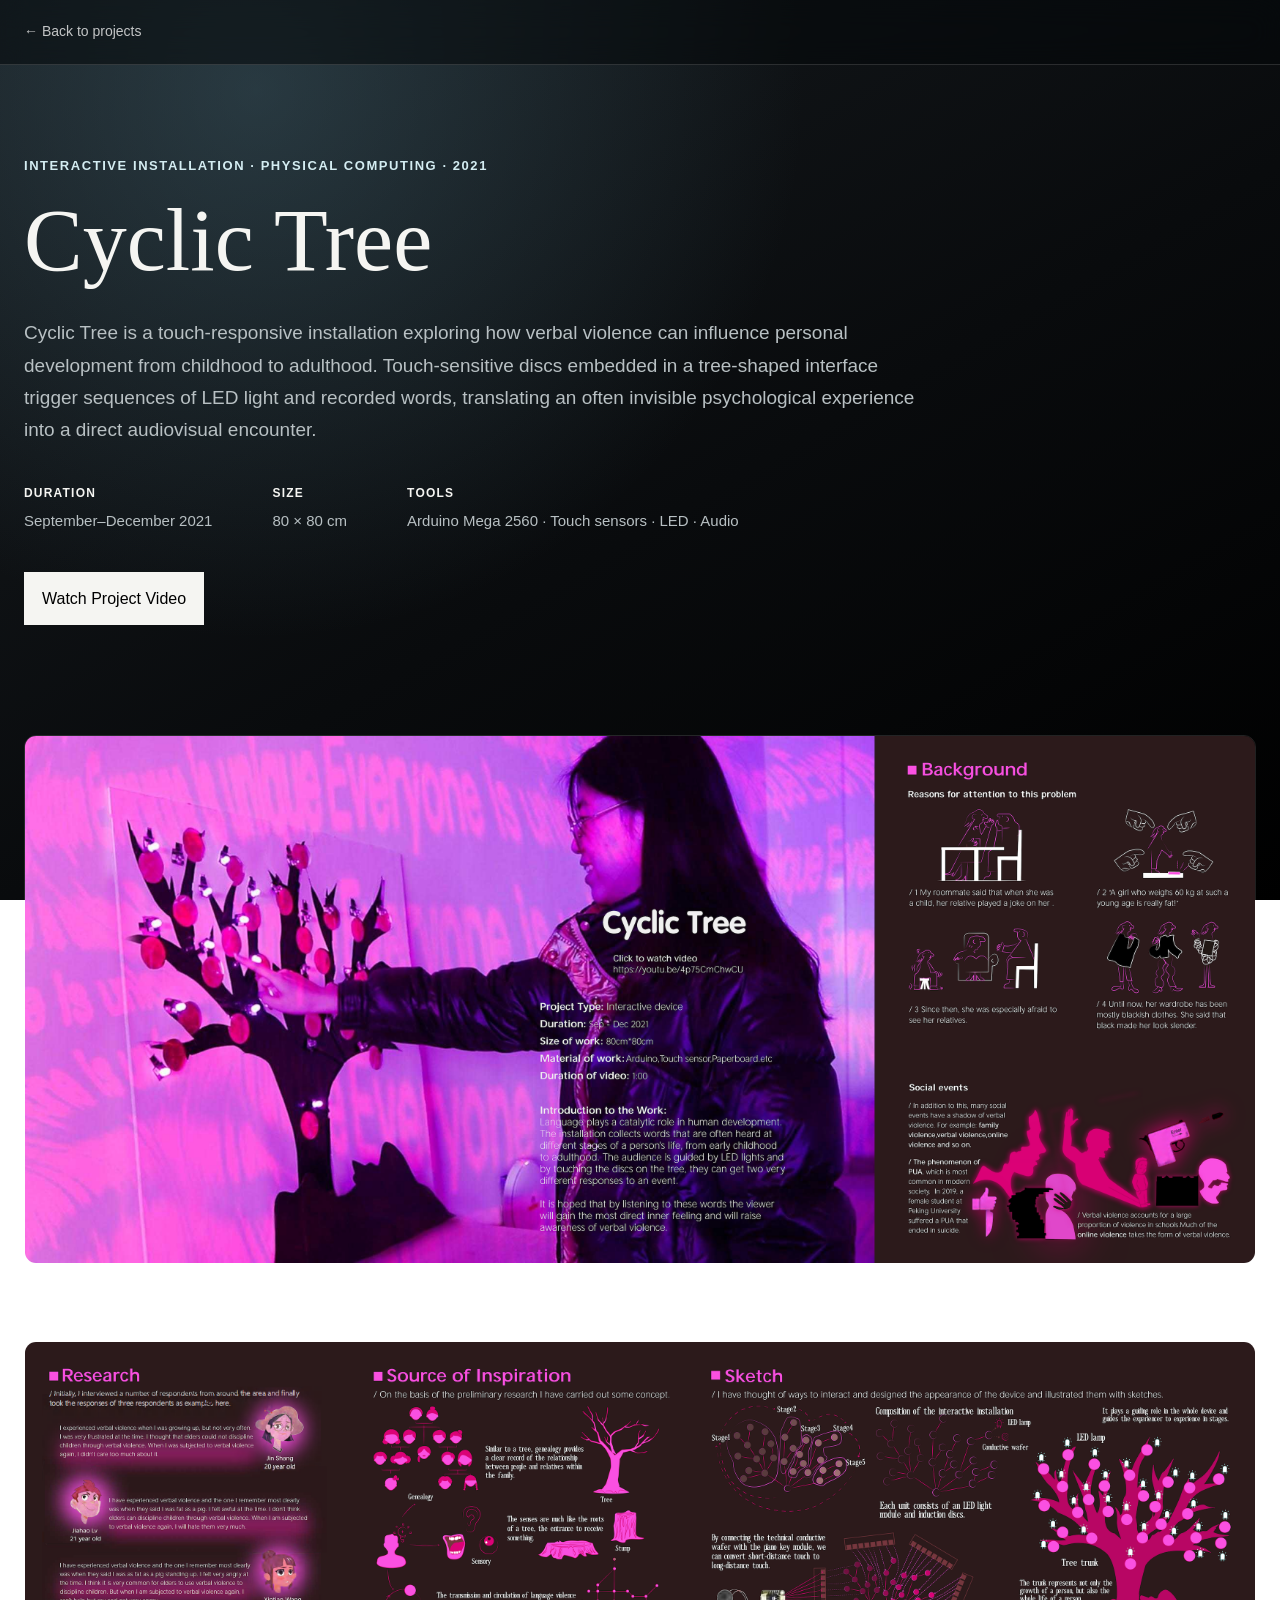
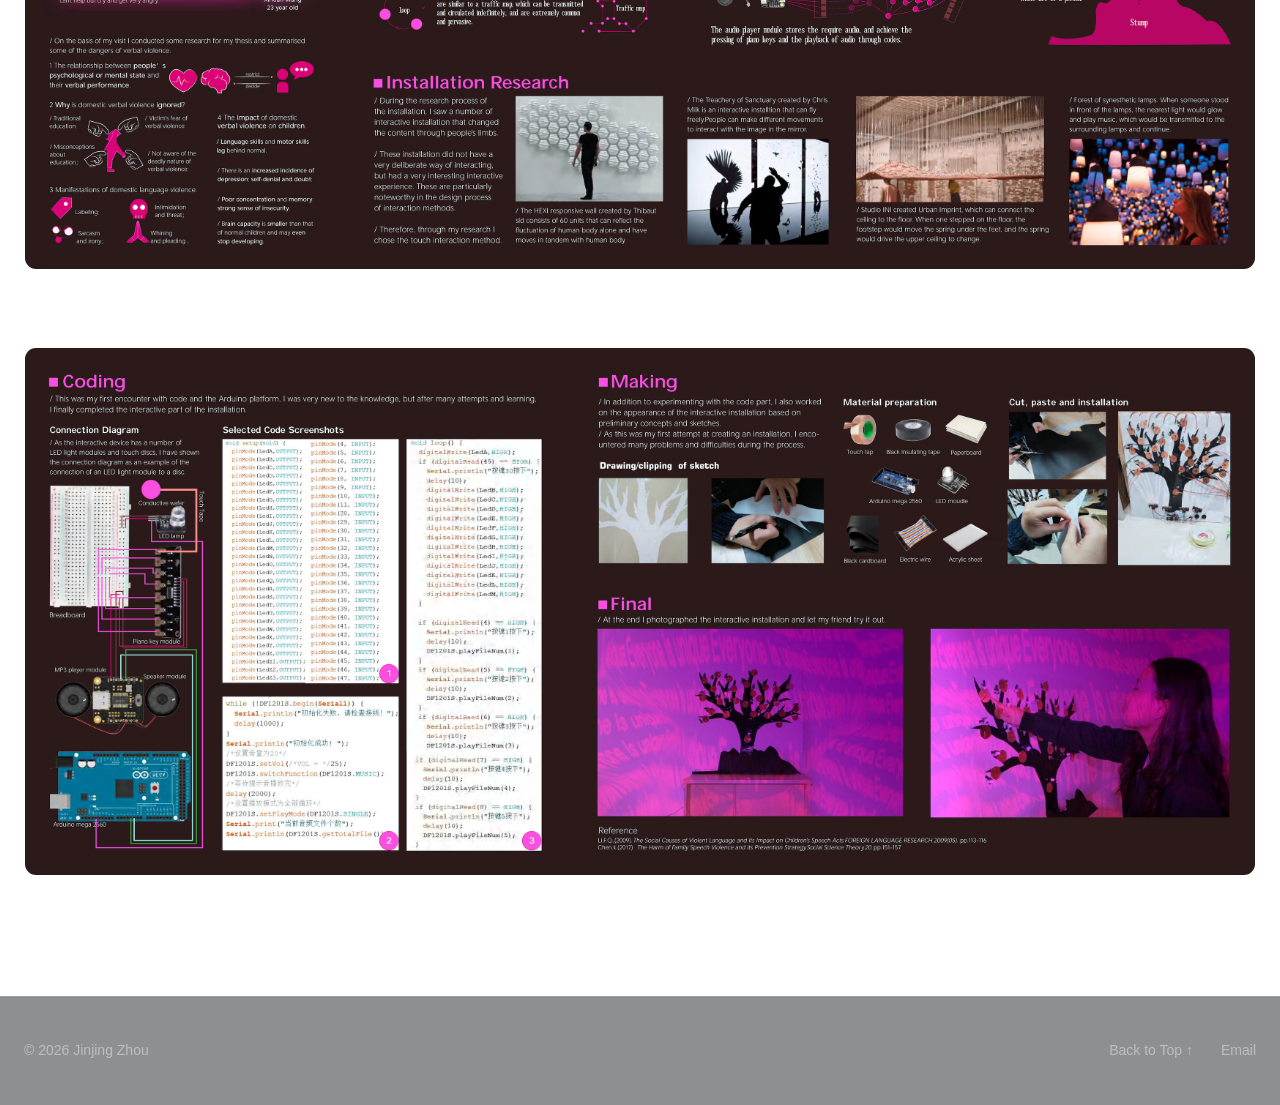
<file: project-05.html>
<!DOCTYPE html>
<html lang="en">
  <head>
    <meta charset="UTF-8">
    <meta
      name="viewport"
      content="width=device-width, initial-scale=1.0"
    >
    <meta
      name="description"
      content="Cyclic Tree — an interactive installation exploring verbal violence through touch, light and sound."
    >

    <title>Cyclic Tree | Jinjing Zhou</title>

    <link rel="stylesheet" href="style.css">
  </head>

  <body id="top" class="project-page-dark">
    <header class="project-detail-nav">
      <div class="container">
        <a class="back-link" href="index.html#projects">
          ← Back to projects
        </a>
      </div>
    </header>

    <main class="project-five-page">
      <section class="project-five-intro">
        <div class="container">
          <p class="section-label">
            Interactive Installation · Physical Computing · 2021
          </p>

          <h1>Cyclic Tree</h1>

          <p class="project-five-summary">
            Cyclic Tree is a touch-responsive installation exploring how
            verbal violence can influence personal development from childhood
            to adulthood. Touch-sensitive discs embedded in a tree-shaped
            interface trigger sequences of LED light and recorded words,
            translating an often invisible psychological experience into a
            direct audiovisual encounter.
          </p>

          <ul class="project-five-meta">
            <li>
              <span>Duration</span>
              September–December 2021
            </li>

            <li>
              <span>Size</span>
              80 × 80 cm
            </li>

            <li>
              <span>Tools</span>
              Arduino Mega 2560 · Touch sensors · LED · Audio
            </li>
          </ul>

          <a
            class="button"
            href="https://youtu.be/4p75CmChwCU"
            target="_blank"
            rel="noopener noreferrer"
          >
            Watch Project Video
          </a>
        </div>
      </section>

      <section
        class="project-five-gallery"
        aria-label="Cyclic Tree project portfolio"
      >
        <figure class="project-five-image">
          <a
            href="image/project5/project5-1.png"
            target="_blank"
            rel="noopener noreferrer"
          >
            <img
              src="image/project5/project5-1.png"
              alt="Cyclic Tree project introduction and background"
            >
          </a>
        </figure>

        <figure class="project-five-image">
          <a
            href="image/project5/project5-2.png"
            target="_blank"
            rel="noopener noreferrer"
          >
            <img
              src="image/project5/project5-2.png"
              alt="Research, inspiration, installation references and sketches"
              loading="lazy"
            >
          </a>
        </figure>

        <figure class="project-five-image">
          <a
            href="image/project5/project5-3.png"
            target="_blank"
            rel="noopener noreferrer"
          >
            <img
              src="image/project5/project5-3.png"
              alt="Arduino coding, fabrication and final installation"
              loading="lazy"
            >
          </a>
        </figure>
      </section>
    </main>

    <footer class="project-footer">
      <div class="container project-footer-content">
        <p>© 2026 Jinjing Zhou</p>

        <div class="project-footer-links">
          <a href="#top">Back to Top ↑</a>
          <a href="mailto:zhoujinjing2023@163.com">Email</a>
        </div>
      </div>
    </footer>
  </body>
</html>
</file>
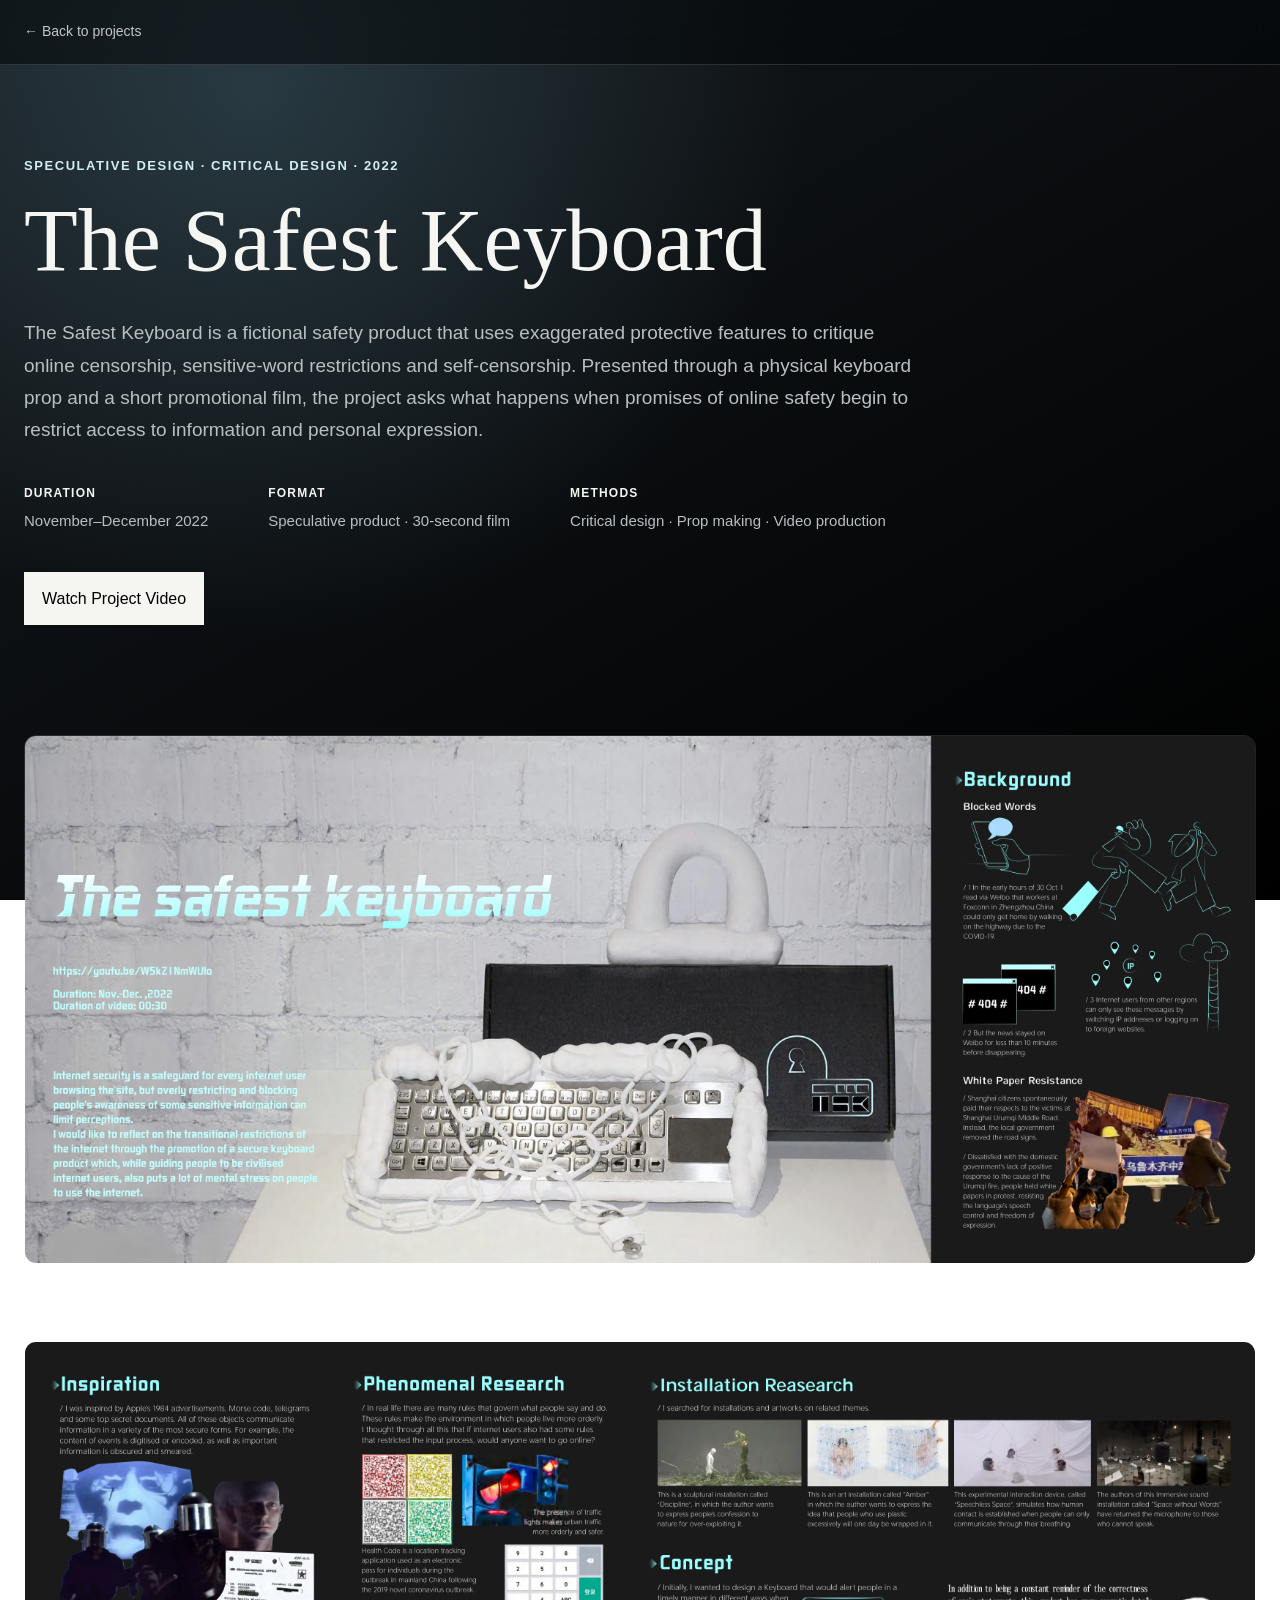
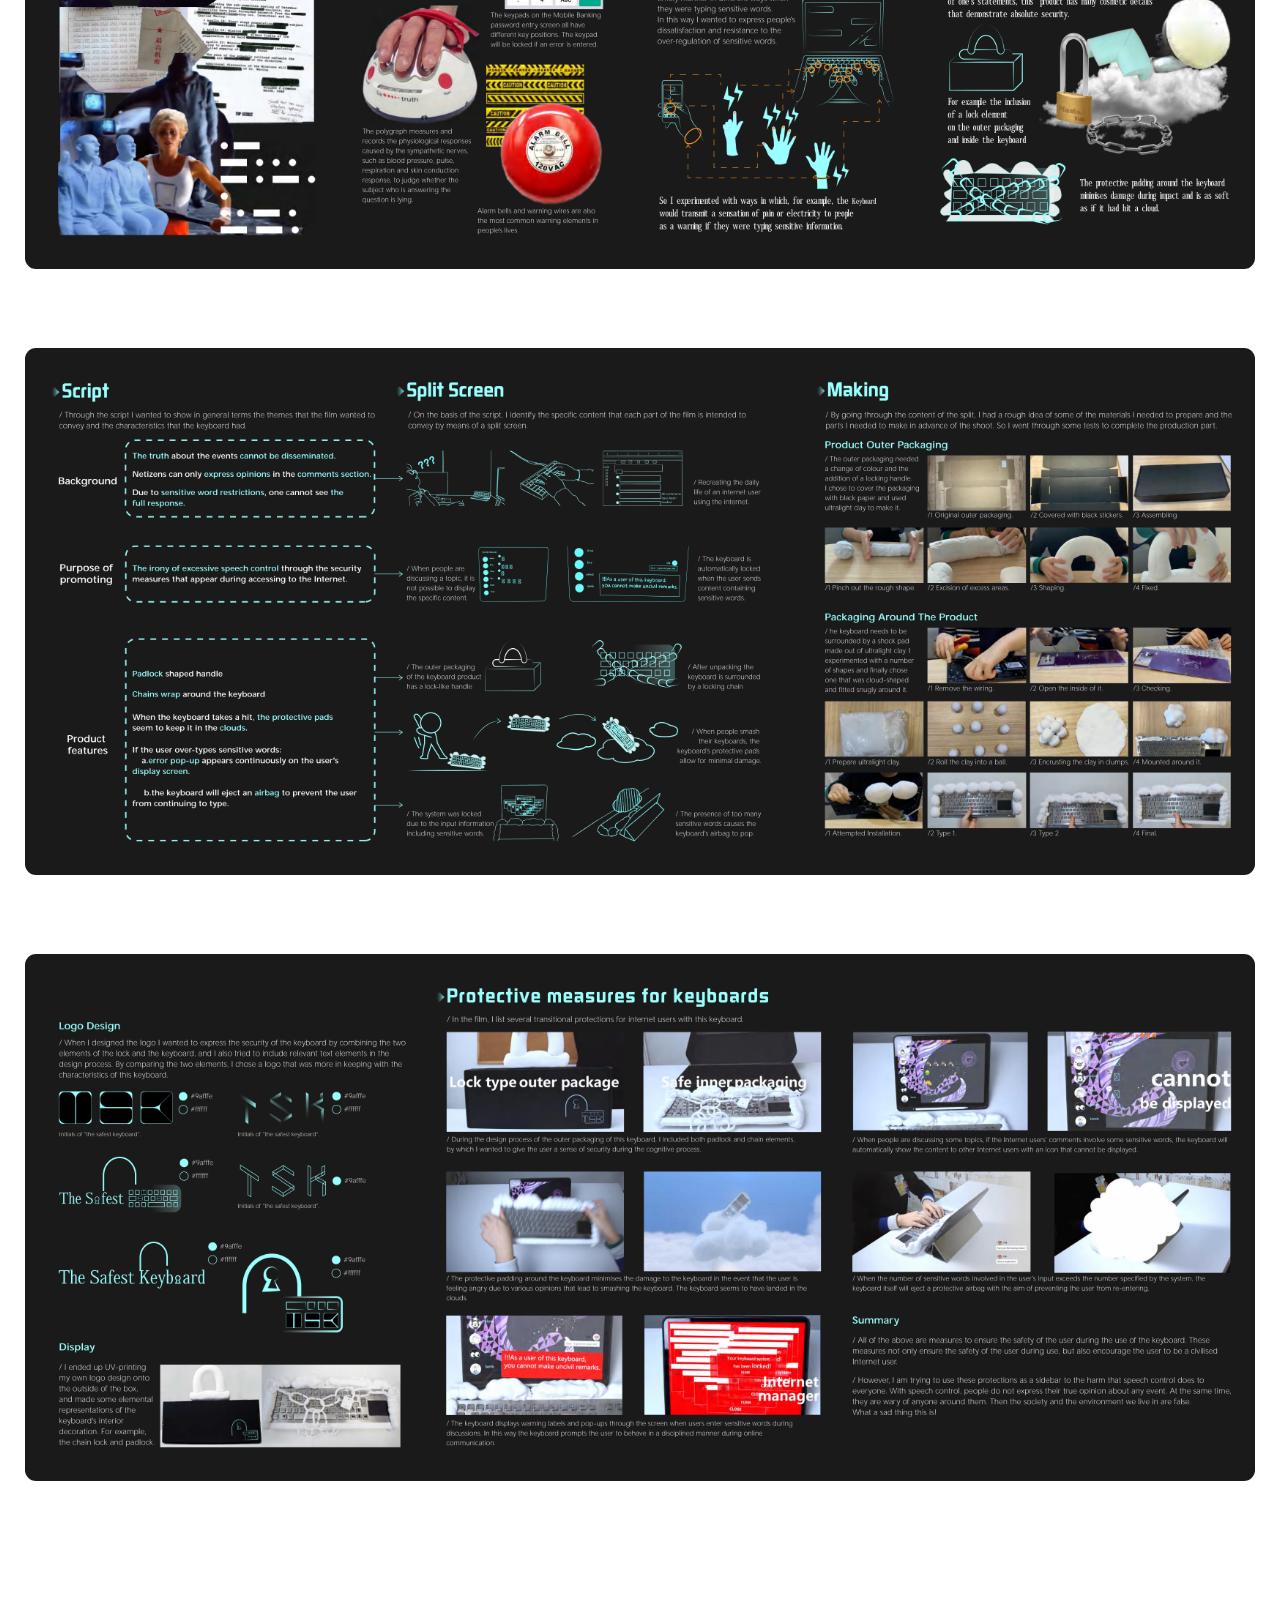
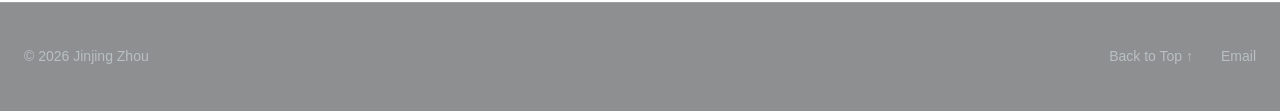
<file: project-06.html>
<!DOCTYPE html>
<html lang="en">
  <head>
    <meta charset="UTF-8">
    <meta
      name="viewport"
      content="width=device-width, initial-scale=1.0"
    >
    <meta
      name="description"
      content="The Safest Keyboard — a speculative design project critiquing online censorship and self-censorship."
    >

    <title>The Safest Keyboard | Jinjing Zhou</title>

    <link rel="stylesheet" href="style.css">
  </head>

  <body id="top" class="project-page-dark">
    <header class="project-detail-nav">
      <div class="container">
        <a class="back-link" href="index.html#projects">
          ← Back to projects
        </a>
      </div>
    </header>

    <main class="project-six-page">
      <section class="project-six-intro">
        <div class="container">
          <p class="section-label">
            Speculative Design · Critical Design · 2022
          </p>

          <h1>The Safest Keyboard</h1>

          <p class="project-six-summary">
            The Safest Keyboard is a fictional safety product that uses
            exaggerated protective features to critique online censorship,
            sensitive-word restrictions and self-censorship. Presented through
            a physical keyboard prop and a short promotional film, the project
            asks what happens when promises of online safety begin to restrict
            access to information and personal expression.
          </p>

          <ul class="project-six-meta">
            <li>
              <span>Duration</span>
              November–December 2022
            </li>

            <li>
              <span>Format</span>
              Speculative product · 30-second film
            </li>

            <li>
              <span>Methods</span>
              Critical design · Prop making · Video production
            </li>
          </ul>

          <a
            class="button"
            href="https://youtu.be/W5kZ1NmWUIo"
            target="_blank"
            rel="noopener noreferrer"
          >
            Watch Project Video
          </a>
        </div>
      </section>

      <section
        class="project-six-gallery"
        aria-label="The Safest Keyboard project portfolio"
      >
        <figure class="project-six-image">
          <a
            href="image/project6/project6-1.png"
            target="_blank"
            rel="noopener noreferrer"
          >
            <img
              src="image/project6/project6-1.png"
              alt="The Safest Keyboard introduction and project background"
            >
          </a>
        </figure>

        <figure class="project-six-image">
          <a
            href="image/project6/project6-2.png"
            target="_blank"
            rel="noopener noreferrer"
          >
            <img
              src="image/project6/project6-2.png"
              alt="Inspiration, phenomenon research and speculative concept"
              loading="lazy"
            >
          </a>
        </figure>

        <figure class="project-six-image">
          <a
            href="image/project6/project6-3.png"
            target="_blank"
            rel="noopener noreferrer"
          >
            <img
              src="image/project6/project6-3.png"
              alt="Film script, split-screen planning and prop-making process"
              loading="lazy"
            >
          </a>
        </figure>

        <figure class="project-six-image">
          <a
            href="image/project6/project6-4.png"
            target="_blank"
            rel="noopener noreferrer"
          >
            <img
              src="image/project6/project6-4.png"
              alt="Logo design and fictional protective keyboard features"
              loading="lazy"
            >
          </a>
        </figure>
      </section>
    </main>

    <footer class="project-footer">
      <div class="container project-footer-content">
        <p>© 2026 Jinjing Zhou</p>

        <div class="project-footer-links">
          <a href="#top">Back to Top ↑</a>
          <a href="mailto:zhoujinjing2023@163.com">Email</a>
        </div>
      </div>
    </footer>
  </body>
</html>
</file>
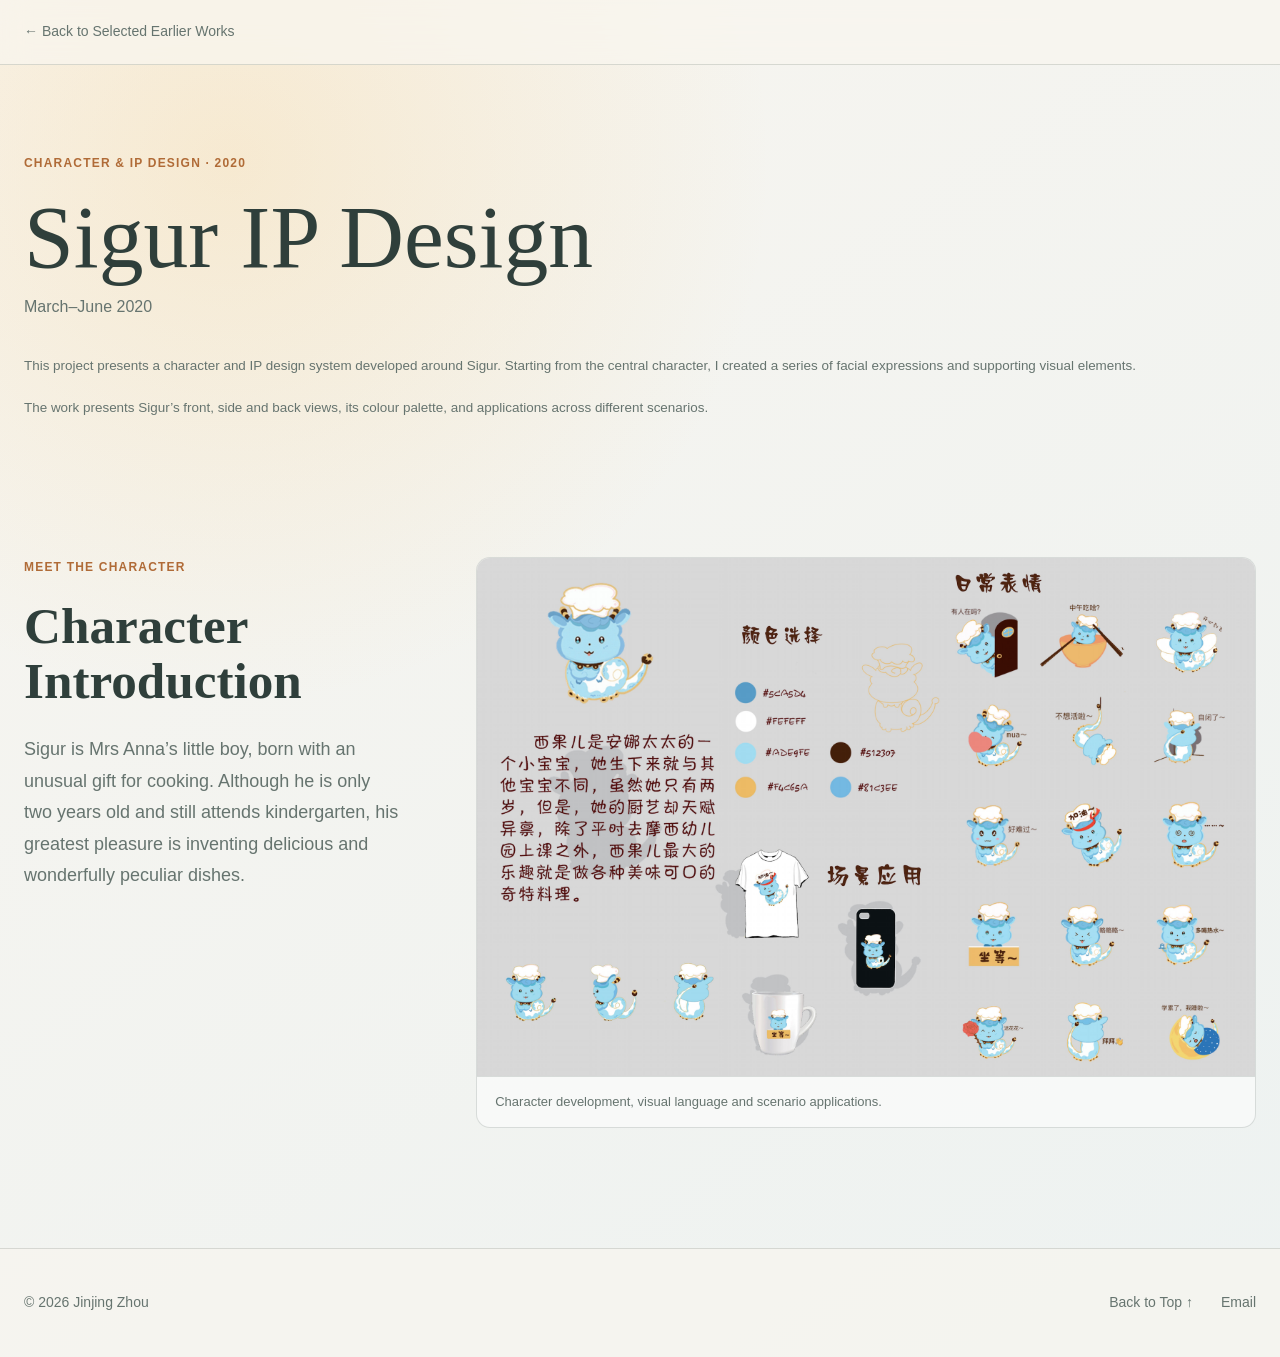
<file: project-07.html>
<!DOCTYPE html>
<html lang="en">
  <head>
    <meta charset="UTF-8">
    <meta
      name="viewport"
      content="width=device-width, initial-scale=1.0"
    >
    <meta
      name="description"
      content="Sigur IP Design — a character and visual identity project by Jinjing Zhou."
    >

    <title>Sigur IP Design | Jinjing Zhou</title>

    <link rel="stylesheet" href="style.css">
  </head>

  <body id="top" class="sigur-page">
    <header class="project-detail-nav">
      <div class="container">
        <a class="back-link" href="index.html#early-works">
          ← Back to Selected Earlier Works
        </a>
      </div>
    </header>

    <main class="sigur-main">
      <section class="sigur-hero">
        <div class="container sigur-hero-grid">
          <div class="sigur-copy">
            <p class="sigur-label">Character &amp; IP Design · 2020</p>

            <h1>Sigur IP Design</h1>

            <p class="sigur-date">March–June 2020</p>

            <div class="sigur-overview">
              <p>
                This project presents a character and IP design system
                developed around Sigur. Starting from the central character, I
                created a series of facial expressions and supporting visual
                elements.
              </p>

              <p>
                The work presents Sigur’s front, side and back views, its
                colour palette, and applications across different scenarios.
              </p>
            </div>
          </div>

          
        </div>
      </section>

      <section class="sigur-character-section">
        <div class="container sigur-character-grid">
          <div class="sigur-character-copy">
            <p class="sigur-label">Meet the Character</p>
            <h2>Character Introduction</h2>

            <p>
              Sigur is Mrs Anna’s little boy, born with an unusual gift for
              cooking. Although he is only two years old and still attends
              kindergarten, his greatest pleasure is inventing delicious and
              wonderfully peculiar dishes.
            </p>
          </div>

          <figure class="sigur-character-image">
            <img
              src="image/project7/project7-2_1.png"
              alt="Detailed Sigur IP character design presentation"
              loading="lazy"
            >

            <figcaption>
              Character development, visual language and scenario
              applications.
            </figcaption>
          </figure>
        </div>
      </section>
    </main>

    <footer class="project-footer">
      <div class="container project-footer-content">
        <p>© 2026 Jinjing Zhou</p>

        <div class="project-footer-links">
          <a href="#top">Back to Top ↑</a>
          <a href="mailto:zhoujinjing2023@163.com">Email</a>
        </div>
      </div>
    </footer>
  </body>
</html>
</file>
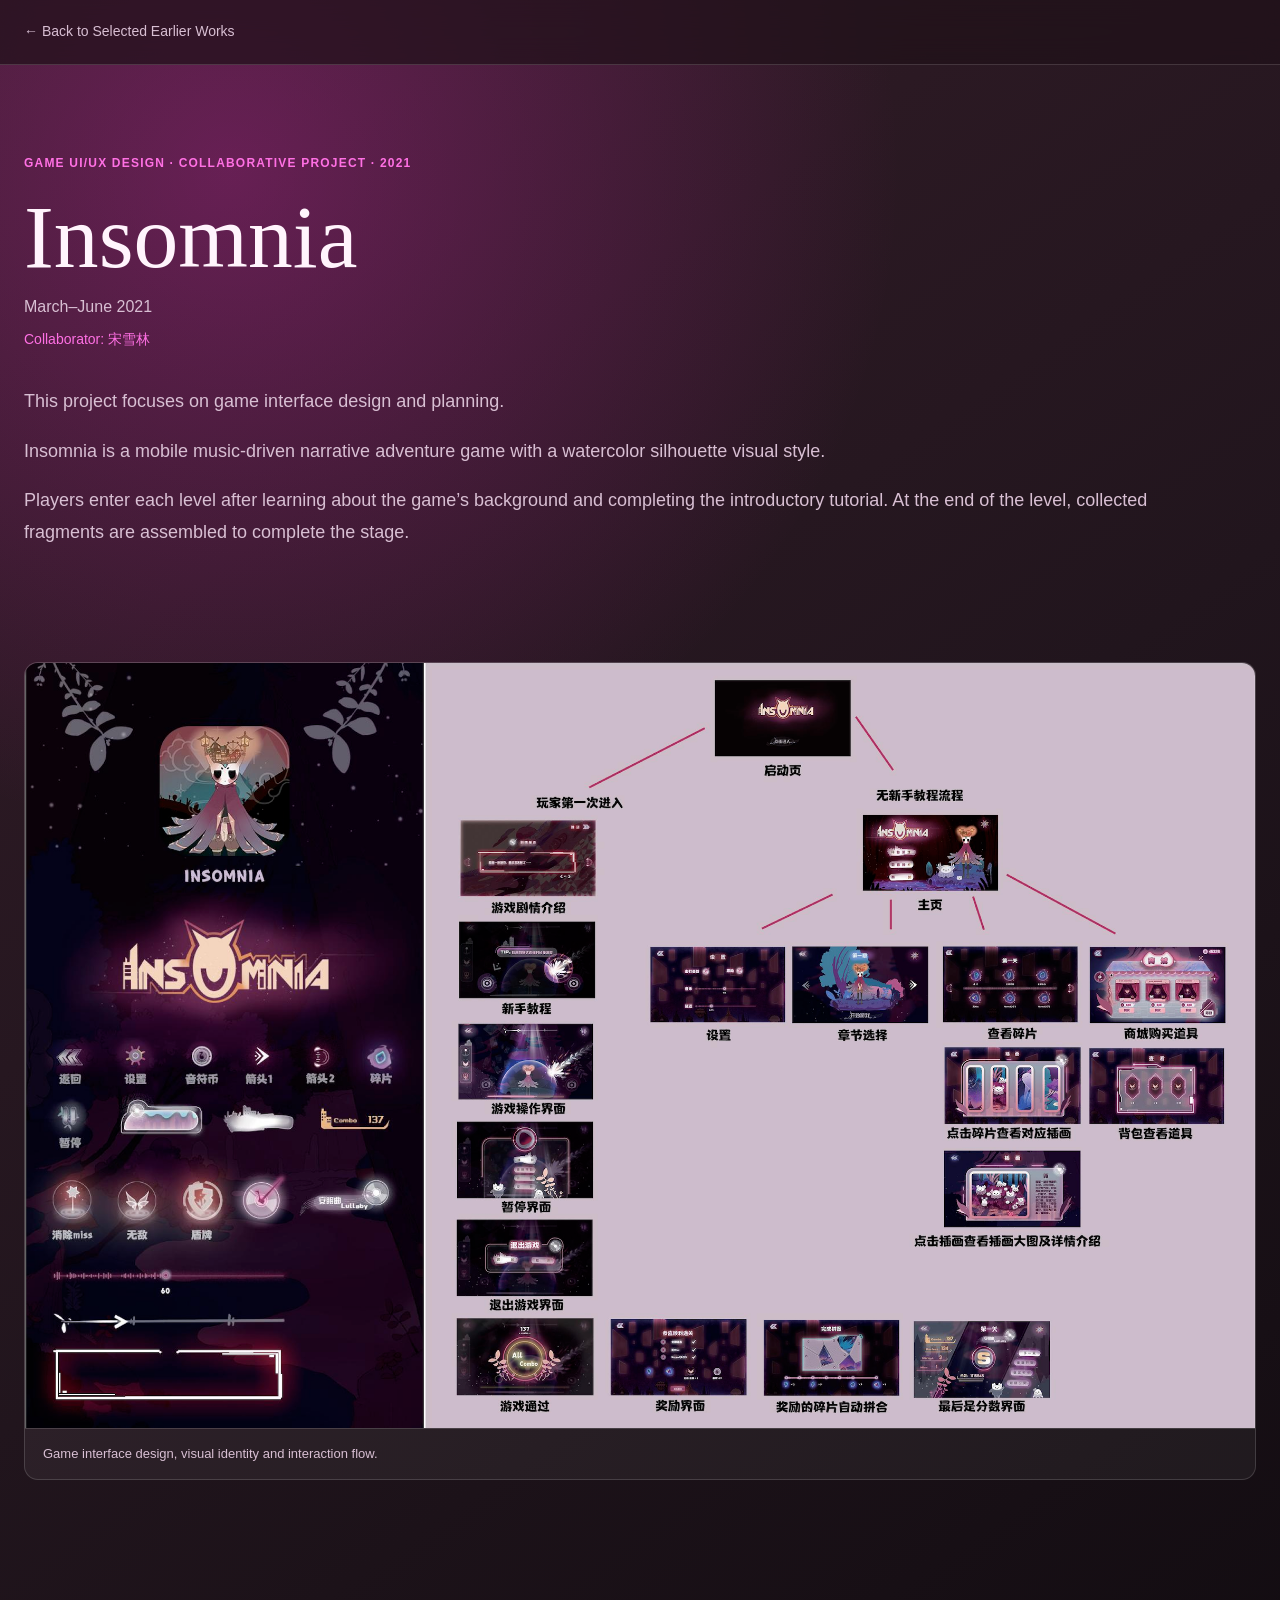
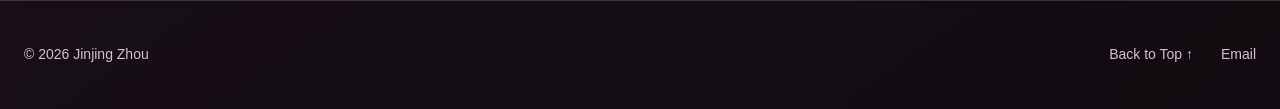
<file: project-08.html>
<!DOCTYPE html>
<html lang="en">
  <head>
    <meta charset="UTF-8">
    <meta
      name="viewport"
      content="width=device-width, initial-scale=1.0"
    >
    <meta
      name="description"
      content="In5omnia — a mobile music-driven narrative adventure game interface project by Jinjing Zhou and Song Xuelin."
    >

    <title>In5omnia | Jinjing Zhou</title>

    <link rel="stylesheet" href="style.css">
  </head>

  <body id="top" class="sigur-page insomnia-page">
    <header class="project-detail-nav">
      <div class="container">
        <a class="back-link" href="index.html#early-works">
          ← Back to Selected Earlier Works
        </a>
      </div>
    </header>

    <main class="sigur-main">
      <section class="sigur-hero">
        <div class="container sigur-hero-grid">
          <div class="sigur-copy">
            <p class="sigur-label">
              Game UI/UX Design · Collaborative Project · 2021
            </p>

            <h1>Insomnia</h1>

            <p class="sigur-date">March–June 2021</p>

            <p class="insomnia-credit">Collaborator: 宋雪林</p>

            <div class="sigur-overview">
              <p>
                This project focuses on game interface design and planning.
              </p>

              <p>
                Insomnia is a mobile music-driven narrative adventure game
                with a watercolor silhouette visual style.
              </p>

              <p>
                Players enter each level after learning about the game’s
                background and completing the introductory tutorial. At the
                end of the level, collected fragments are assembled to complete
                the stage.
              </p>
            </div>
          </div>
        </div>
      </section>

      <section class="insomnia-showcase-section">
        <div class="container">
          <figure class="insomnia-project-image">
            <img
              src="image/project7/project7-6_1.png"
              alt="In5omnia game interface, visual identity and user flow"
              loading="lazy"
            >

            <figcaption>
              Game interface design, visual identity and interaction flow.
            </figcaption>
          </figure>
        </div>
      </section>
    </main>

    <footer class="project-footer">
      <div class="container project-footer-content">
        <p>© 2026 Jinjing Zhou</p>

        <div class="project-footer-links">
          <a href="#top">Back to Top ↑</a>
          <a href="mailto:zhoujinjing2023@163.com">Email</a>
        </div>
      </div>
    </footer>
  </body>
</html>
</file>
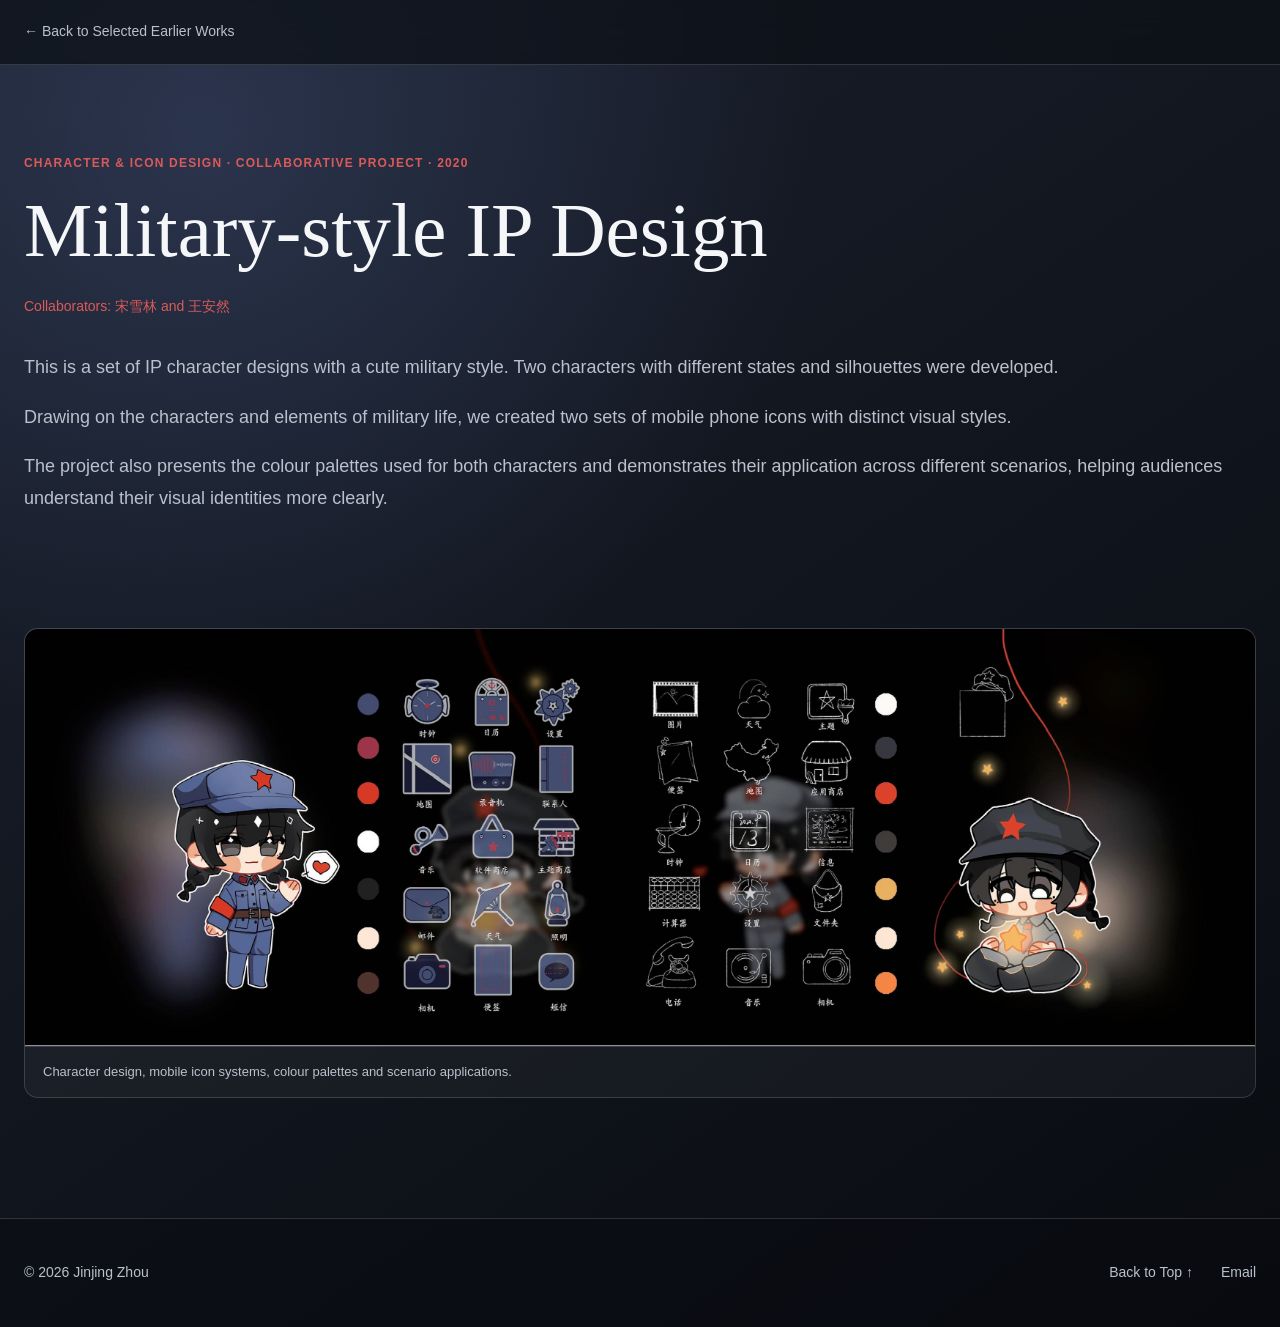
<file: project-09.html>
<!DOCTYPE html>
<html lang="en">
  <head>
    <meta charset="UTF-8">
    <meta
      name="viewport"
      content="width=device-width, initial-scale=1.0"
    >
    <meta
      name="description"
      content="Military-style IP Design — a collaborative character and mobile icon design project."
    >

    <title>Military-style IP Design | Jinjing Zhou</title>

    <link rel="stylesheet" href="style.css">
  </head>

  <body id="top" class="sigur-page military-page">
    <header class="project-detail-nav">
      <div class="container">
        <a class="back-link" href="index.html#early-works">
          ← Back to Selected Earlier Works
        </a>
      </div>
    </header>

    <main class="sigur-main">
      <section class="sigur-hero">
        <div class="container sigur-hero-grid">
          <div class="sigur-copy">
            <p class="sigur-label">
              Character &amp; Icon Design · Collaborative Project · 2020
            </p>

            <h1>Military-style IP Design</h1>

            <p class="military-credit">
              Collaborators: 宋雪林 and 王安然
            </p>

            <div class="sigur-overview">
              <p>
                This is a set of IP character designs with a cute military
                style. Two characters with different states and silhouettes
                were developed.
              </p>

              <p>
                Drawing on the characters and elements of military life, we
                created two sets of mobile phone icons with distinct visual
                styles.
              </p>

              <p>
                The project also presents the colour palettes used for both
                characters and demonstrates their application across different
                scenarios, helping audiences understand their visual identities
                more clearly.
              </p>
            </div>
          </div>
        </div>
      </section>

      <section class="military-showcase-section">
        <div class="container">
          <figure class="military-project-image">
            <img
              src="image/project7/project7-3_1.png"
              alt="Military-style IP characters, mobile icons and visual applications"
              loading="lazy"
            >

            <figcaption>
              Character design, mobile icon systems, colour palettes and
              scenario applications.
            </figcaption>
          </figure>
        </div>
      </section>
    </main>

    <footer class="project-footer">
      <div class="container project-footer-content">
        <p>© 2026 Jinjing Zhou</p>

        <div class="project-footer-links">
          <a href="#top">Back to Top ↑</a>
          <a href="mailto:zhoujinjing2023@163.com">Email</a>
        </div>
      </div>
    </footer>
  </body>
</html>
</file>
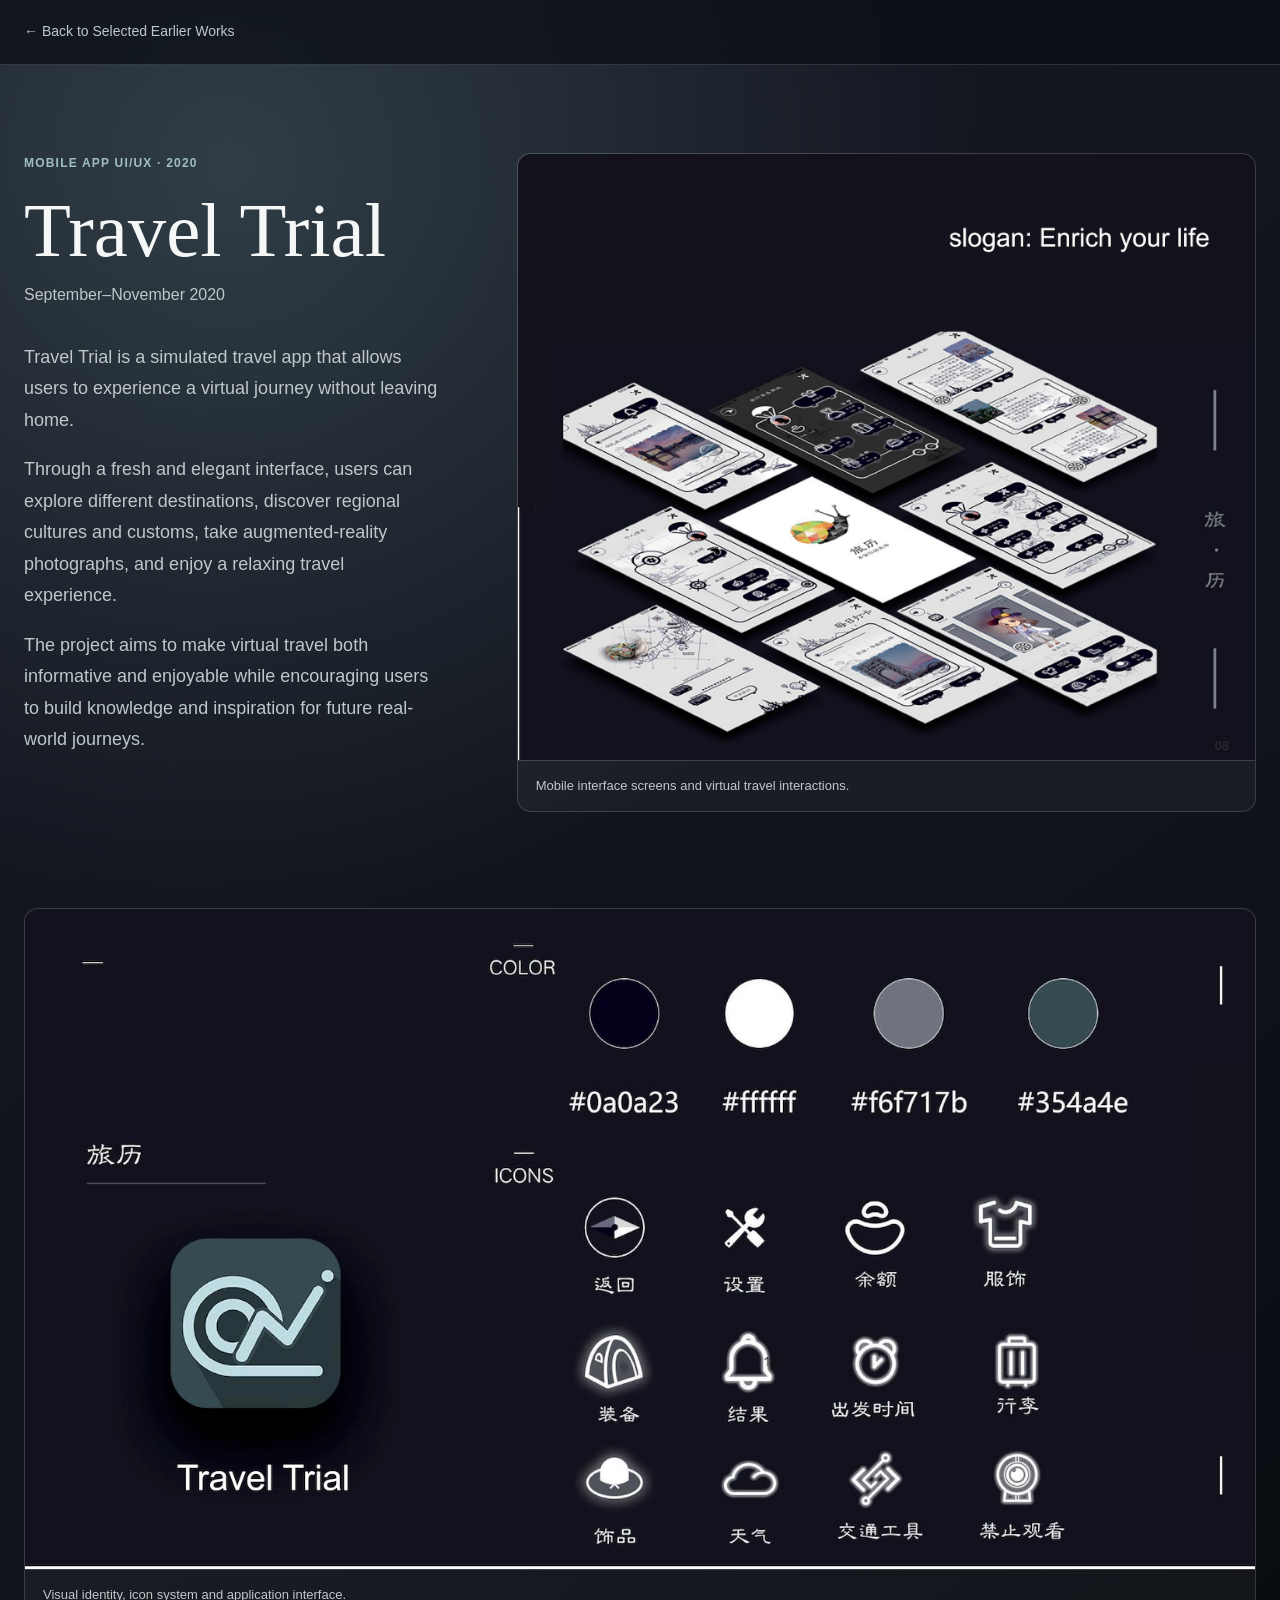
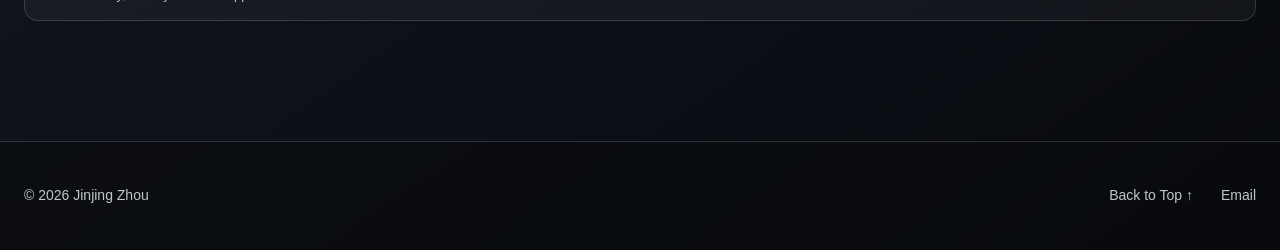
<file: project-10.html>
<!DOCTYPE html>
<html lang="en">
  <head>
    <meta charset="UTF-8">
    <meta
      name="viewport"
      content="width=device-width, initial-scale=1.0"
    >
    <meta
      name="description"
      content="Travel Trial — a virtual travel mobile app and UI/UX design project by Jinjing Zhou."
    >

    <title>Travel Trial | Jinjing Zhou</title>

    <link rel="stylesheet" href="style.css">
  </head>

  <body id="top" class="sigur-page travel-page">
    <header class="project-detail-nav">
      <div class="container">
        <a class="back-link" href="index.html#early-works">
          ← Back to Selected Earlier Works
        </a>
      </div>
    </header>

    <main class="sigur-main">
      <section class="sigur-hero">
        <div class="container sigur-hero-grid">
          <div class="sigur-copy">
            <p class="sigur-label">Mobile App UI/UX · 2020</p>

            <h1>Travel Trial</h1>

            <p class="sigur-date">September–November 2020</p>

            <div class="sigur-overview">
              <p>
                Travel Trial is a simulated travel app that allows users to
                experience a virtual journey without leaving home.
              </p>

              <p>
                Through a fresh and elegant interface, users can explore
                different destinations, discover regional cultures and customs,
                take augmented-reality photographs, and enjoy a relaxing travel
                experience.
              </p>

              <p>
                The project aims to make virtual travel both informative and
                enjoyable while encouraging users to build knowledge and
                inspiration for future real-world journeys.
              </p>
            </div>
          </div>

          <figure class="travel-hero-image">
            <img
              src="image/project7/project7-4_2.png"
              alt="Travel Trial mobile interface screens and interaction design"
            >

            <figcaption>
              Mobile interface screens and virtual travel interactions.
            </figcaption>
          </figure>
        </div>
      </section>

      <section class="travel-showcase-section">
        <div class="container travel-gallery">
          <figure class="travel-project-image">
            <img
              src="image/project7/project7-4_1.png"
              alt="Travel Trial visual identity, icon system and interface presentation"
              loading="lazy"
            >

            <figcaption>
              Visual identity, icon system and application interface.
            </figcaption>
          </figure>

        </div>
      </section>
    </main>

    <footer class="project-footer">
      <div class="container project-footer-content">
        <p>© 2026 Jinjing Zhou</p>

        <div class="project-footer-links">
          <a href="#top">Back to Top ↑</a>
          <a href="mailto:zhoujinjing2023@163.com">Email</a>
        </div>
      </div>
    </footer>
  </body>
</html>
</file>
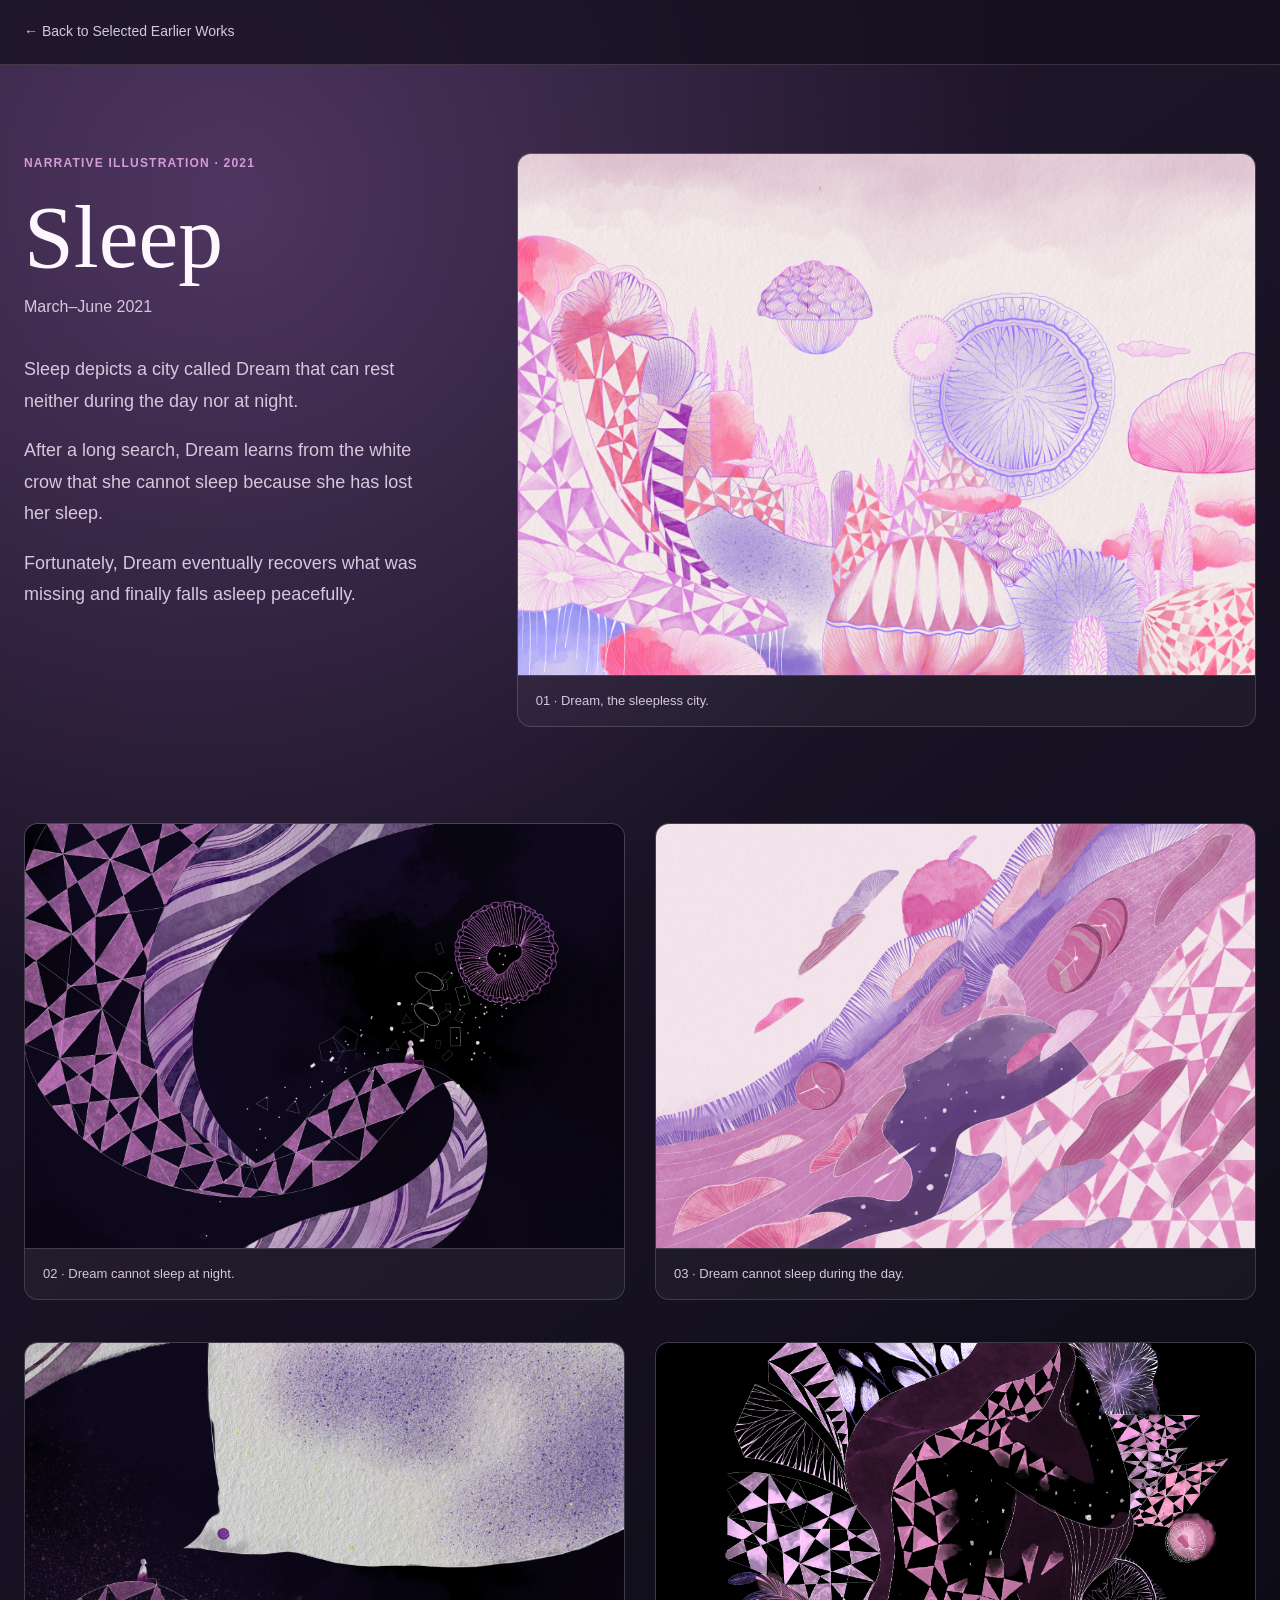
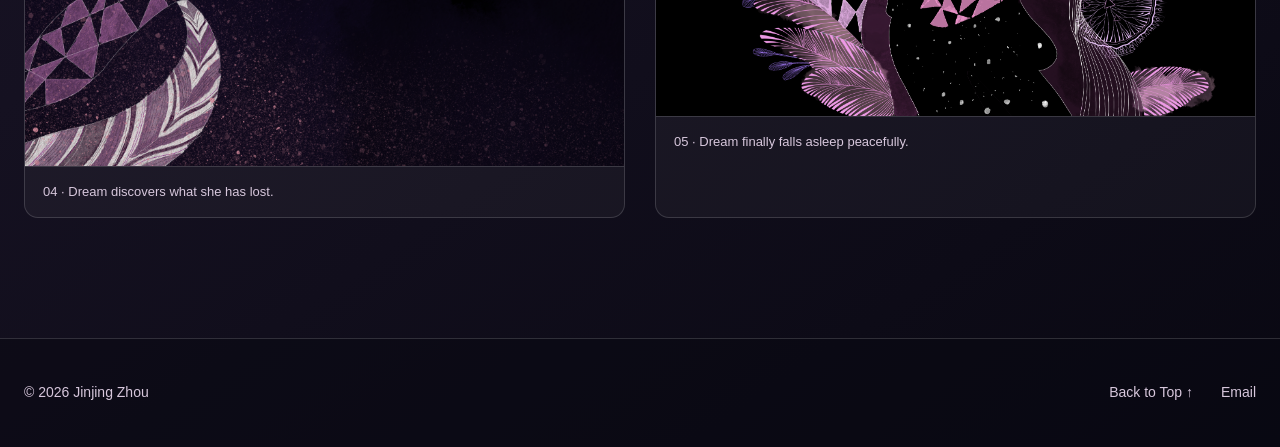
<file: project-11.html>
<!DOCTYPE html>
<html lang="en">
  <head>
    <meta charset="UTF-8">
    <meta
      name="viewport"
      content="width=device-width, initial-scale=1.0"
    >
    <meta
      name="description"
      content="Sleep — a narrative illustration series by Jinjing Zhou."
    >

    <title>Sleep | Jinjing Zhou</title>

    <link rel="stylesheet" href="style.css">
  </head>

  <body id="top" class="sigur-page sleep-page">
    <header class="project-detail-nav">
      <div class="container">
        <a class="back-link" href="index.html#early-works">
          ← Back to Selected Earlier Works
        </a>
      </div>
    </header>

    <main class="sigur-main">
      <section class="sigur-hero">
        <div class="container sigur-hero-grid">
          <div class="sigur-copy">
            <p class="sigur-label">Narrative Illustration · 2021</p>

            <h1>Sleep</h1>

            <p class="sigur-date">March–June 2021</p>

            <div class="sigur-overview">
              <p>
                Sleep depicts a city called Dream that can rest neither during
                the day nor at night.
              </p>

              <p>
                After a long search, Dream learns from the white crow that she
                cannot sleep because she has lost her sleep.
              </p>

              <p>
                Fortunately, Dream eventually recovers what was missing and
                finally falls asleep peacefully.
              </p>
            </div>
          </div>

          <figure class="sleep-featured-image">
            <img
              src="image/project7/project7-1_1.png"
              alt="Dream, the sleepless city"
            >

            <figcaption>01 · Dream, the sleepless city.</figcaption>
          </figure>
        </div>
      </section>

      <section class="sleep-showcase-section">
        <div class="container">
          <div class="sleep-series-grid">
            <figure class="sleep-series-image">
              <img
                src="image/project7/project7-1_2.png"
                alt="Dream cannot sleep at night"
                loading="lazy"
              >

              <figcaption>02 · Dream cannot sleep at night.</figcaption>
            </figure>

            <figure class="sleep-series-image">
              <img
                src="image/project7/project7-1_3.png"
                alt="Dream cannot sleep during the day"
                loading="lazy"
              >

              <figcaption>03 · Dream cannot sleep during the day.</figcaption>
            </figure>

            <figure class="sleep-series-image">
              <img
                src="image/project7/project7-1_4.png"
                alt="Dream discovers that she has lost her sleep"
                loading="lazy"
              >

              <figcaption>04 · Dream discovers what she has lost.</figcaption>
            </figure>

            <figure class="sleep-series-image">
              <img
                src="image/project7/project7-1_5.png"
                alt="Dream finally falls asleep peacefully"
                loading="lazy"
              >

              <figcaption>05 · Dream finally falls asleep peacefully.</figcaption>
            </figure>
          </div>
        </div>
      </section>
    </main>

    <footer class="project-footer">
      <div class="container project-footer-content">
        <p>© 2026 Jinjing Zhou</p>

        <div class="project-footer-links">
          <a href="#top">Back to Top ↑</a>
          <a href="mailto:zhoujinjing2023@163.com">Email</a>
        </div>
      </div>
    </footer>
  </body>
</html>
</file>
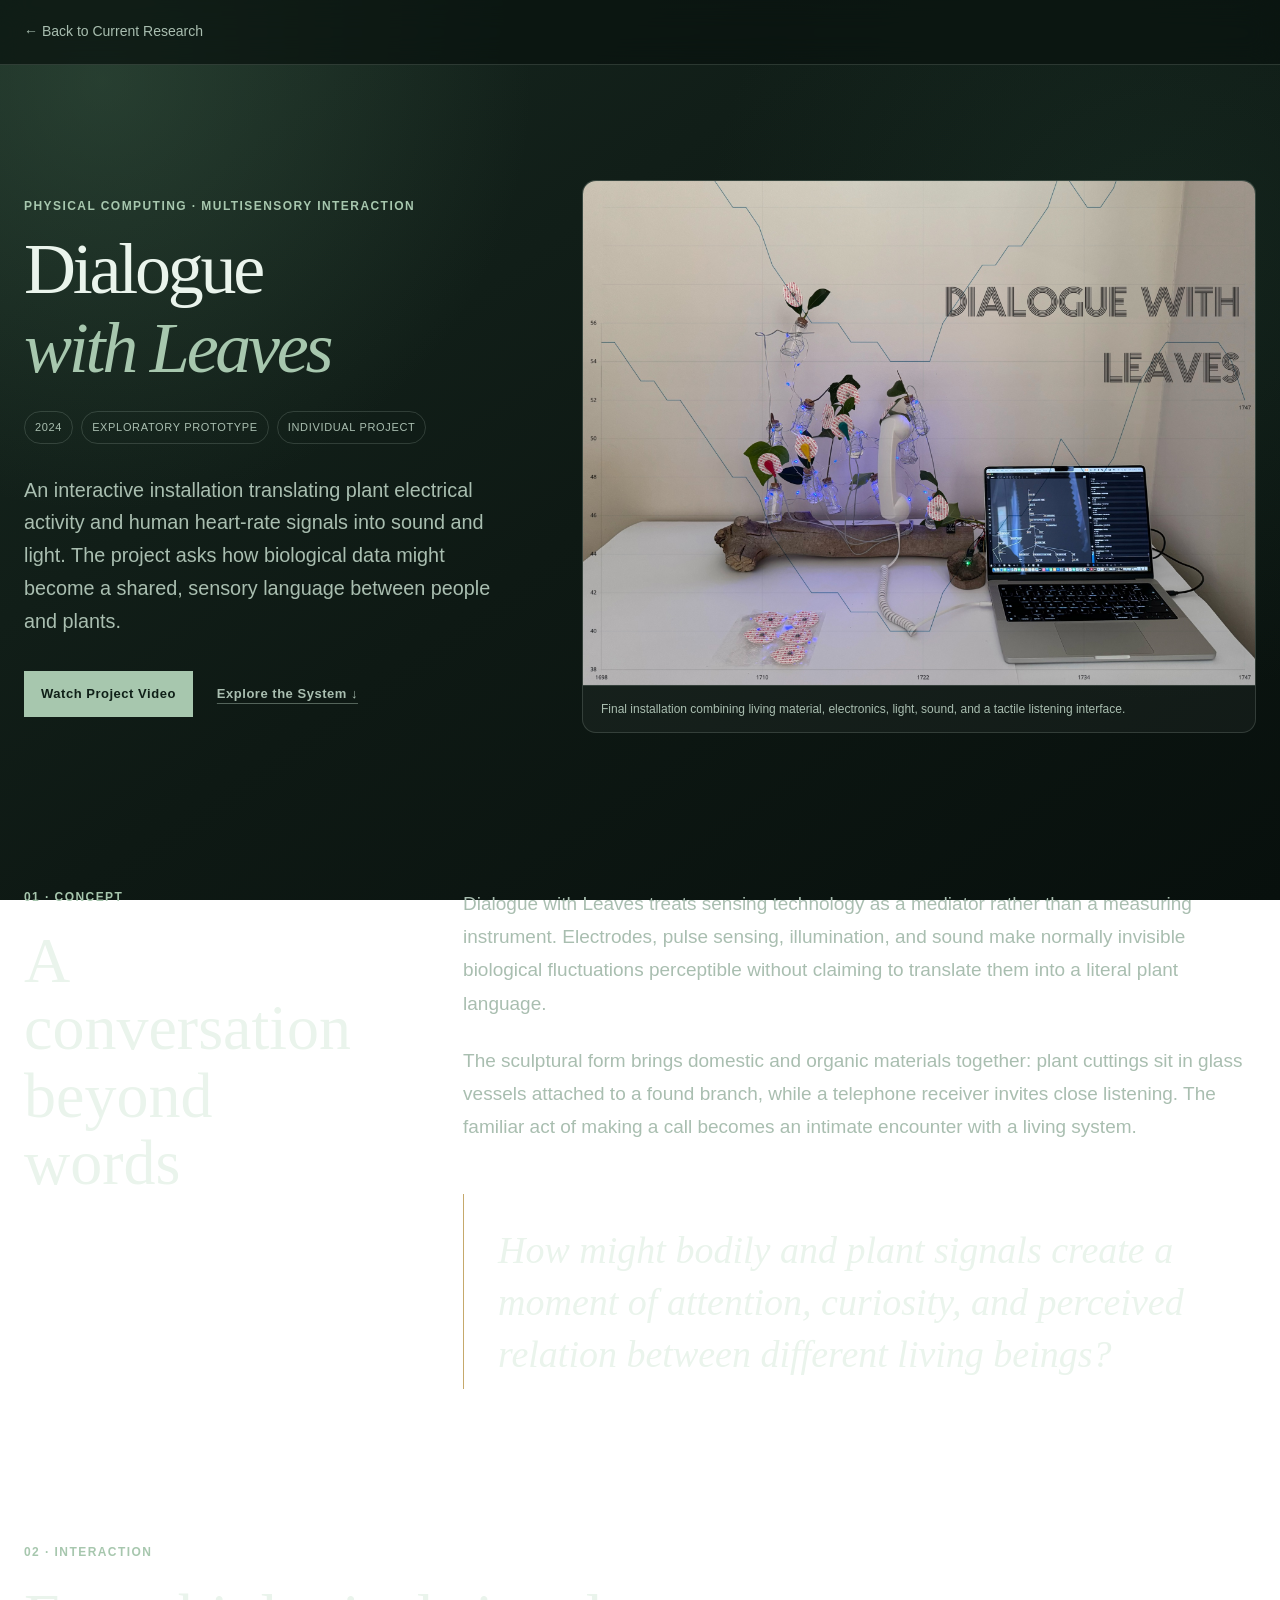
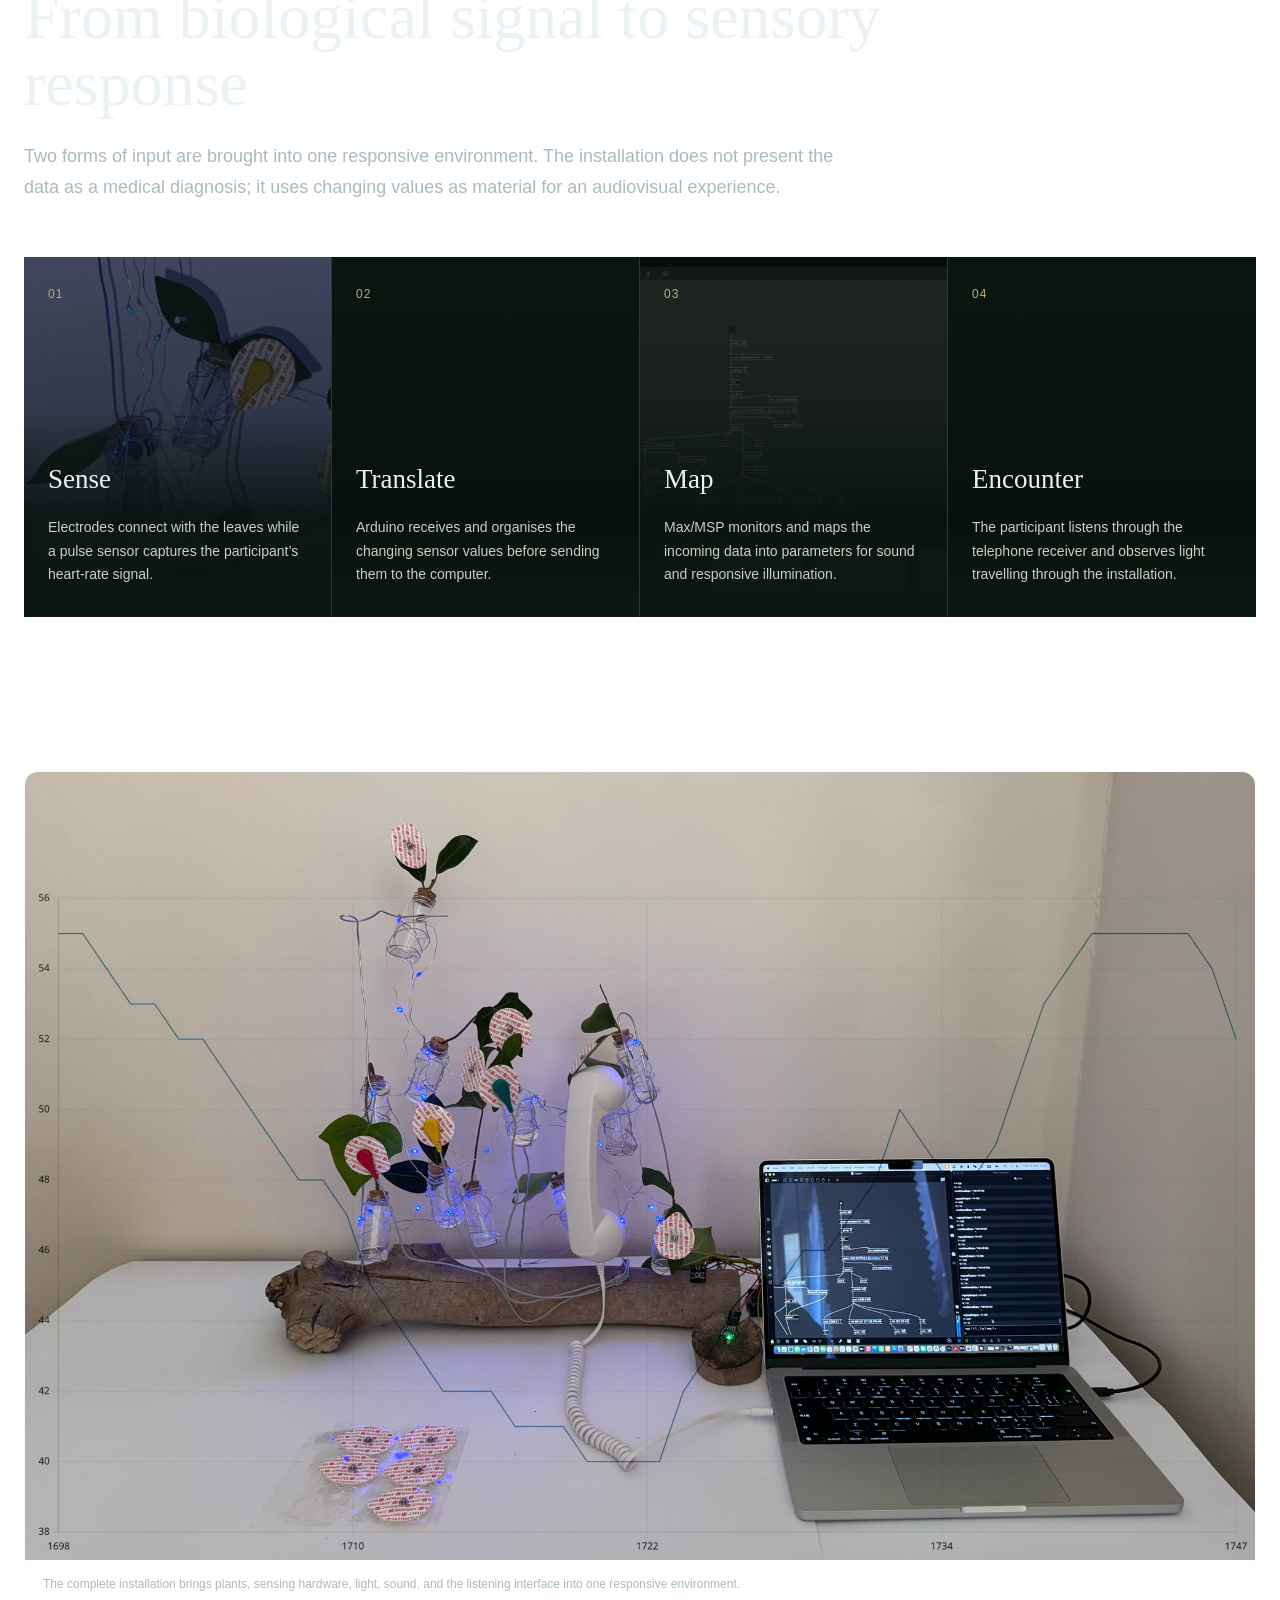
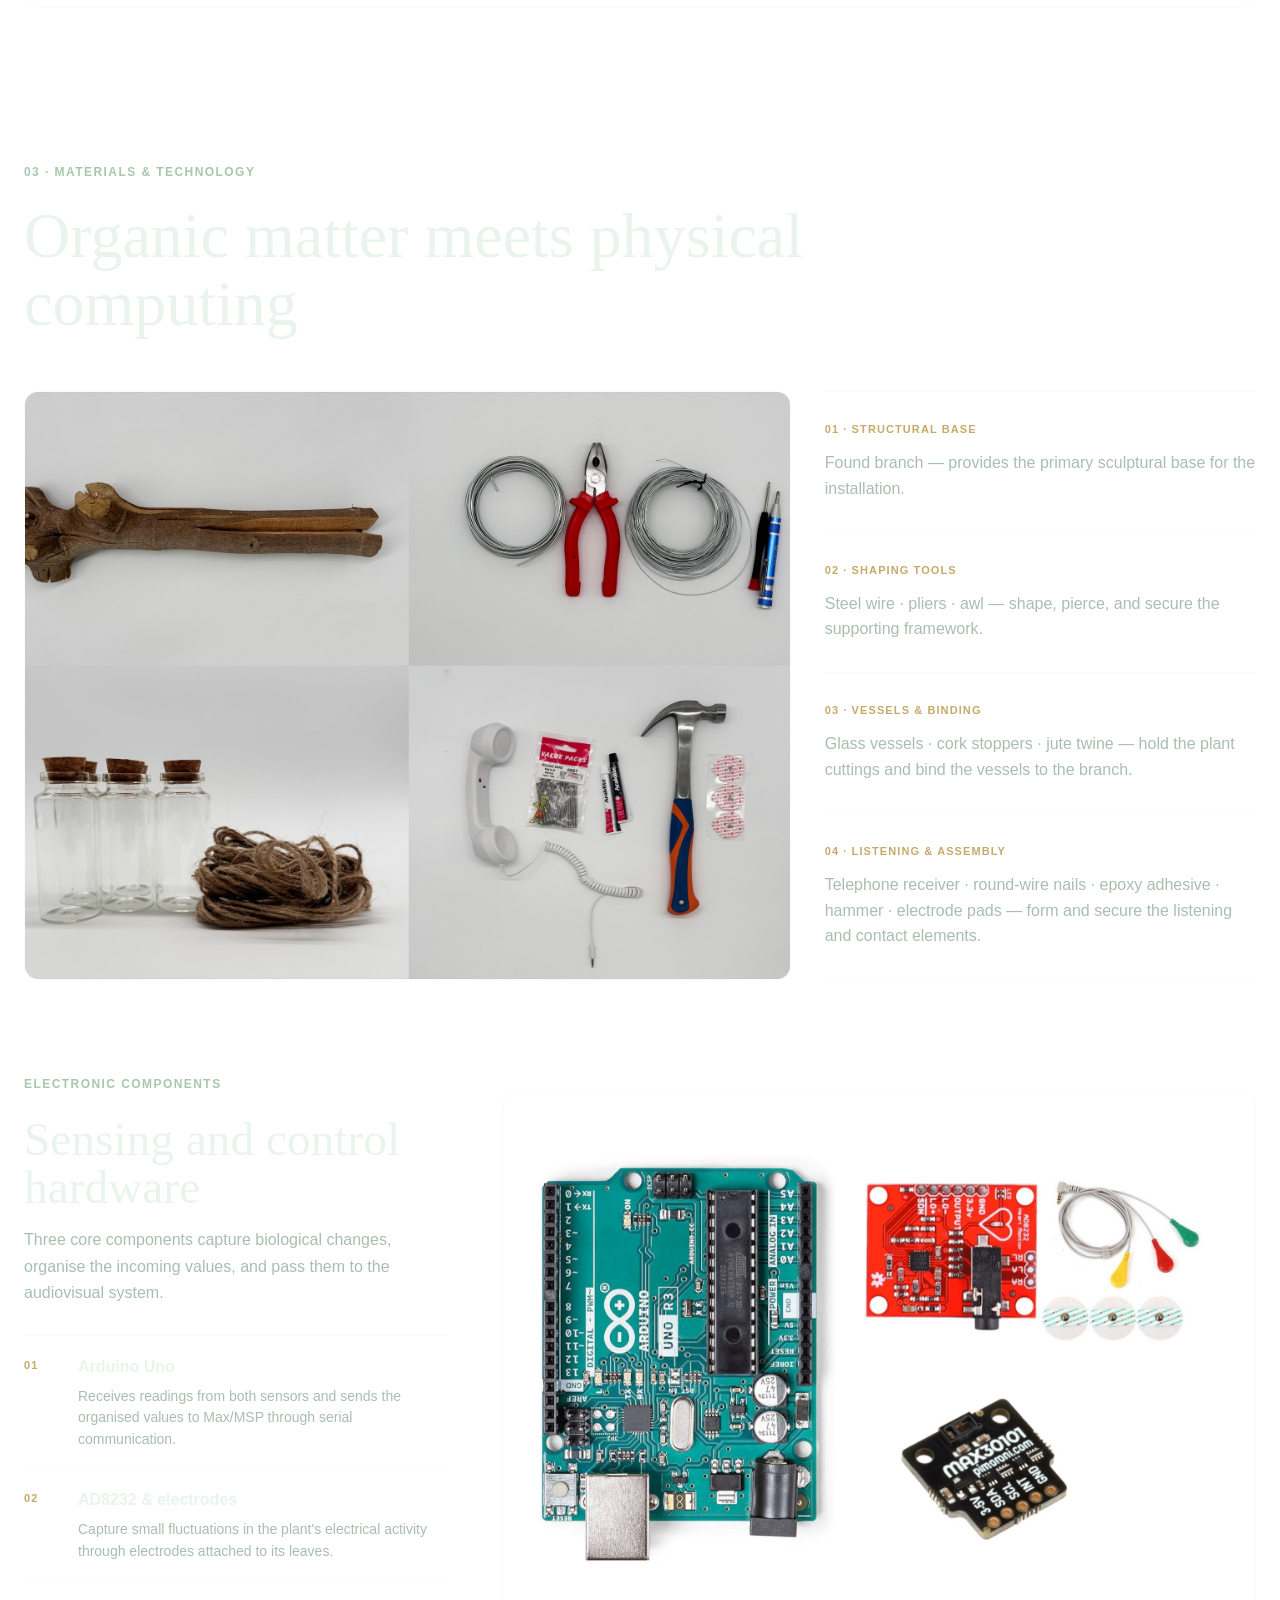
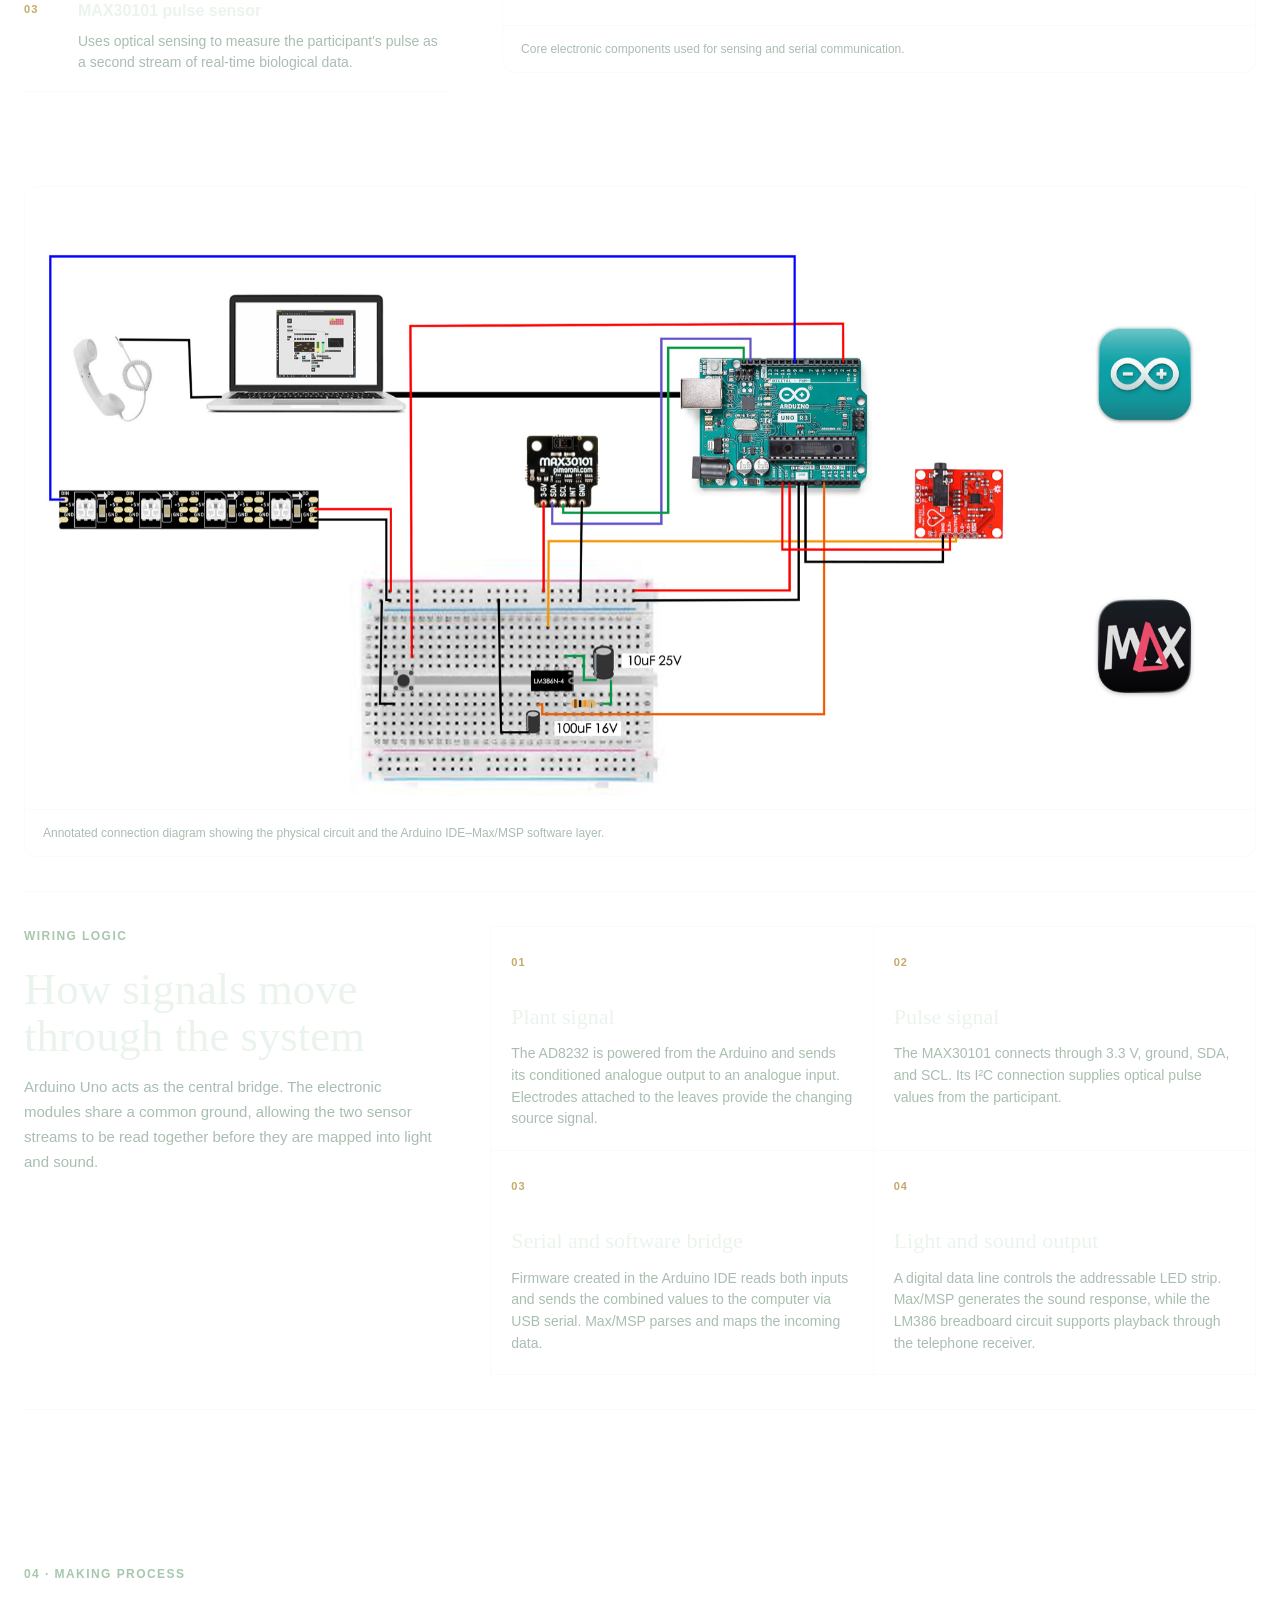
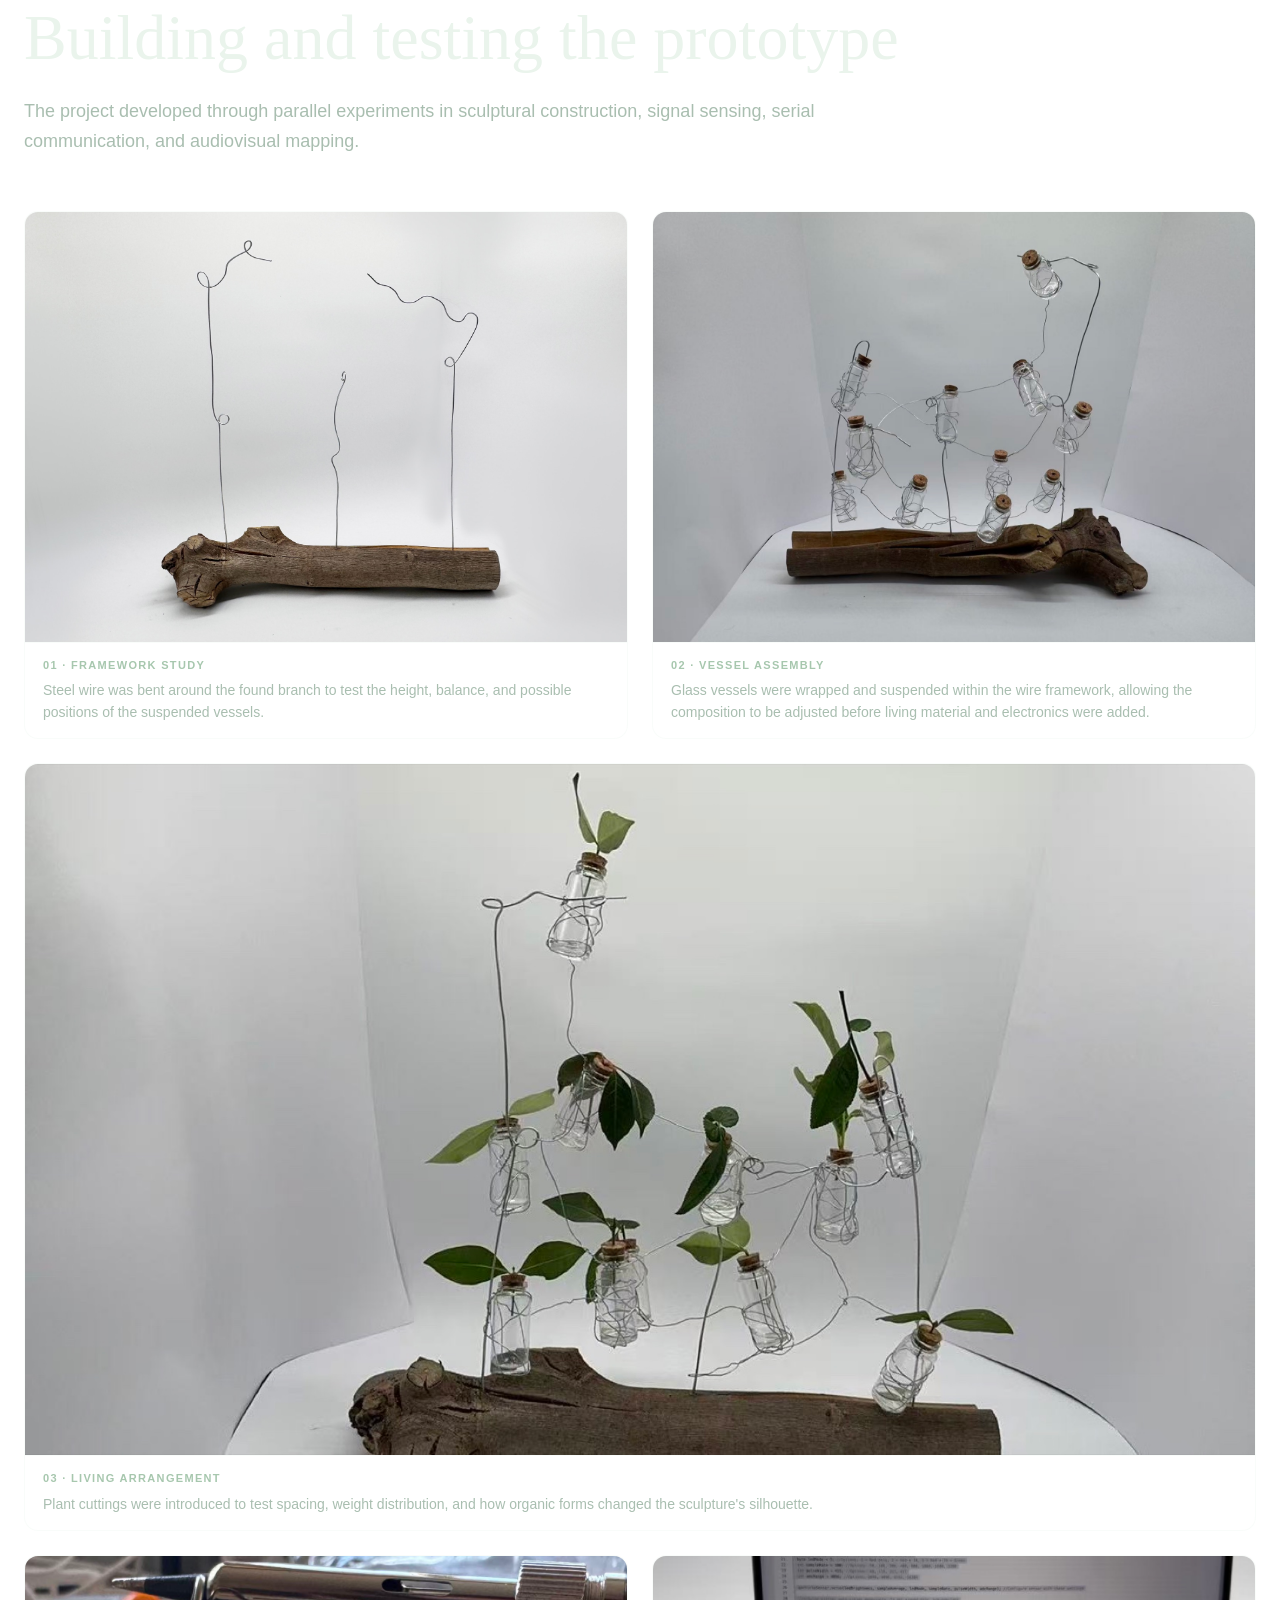
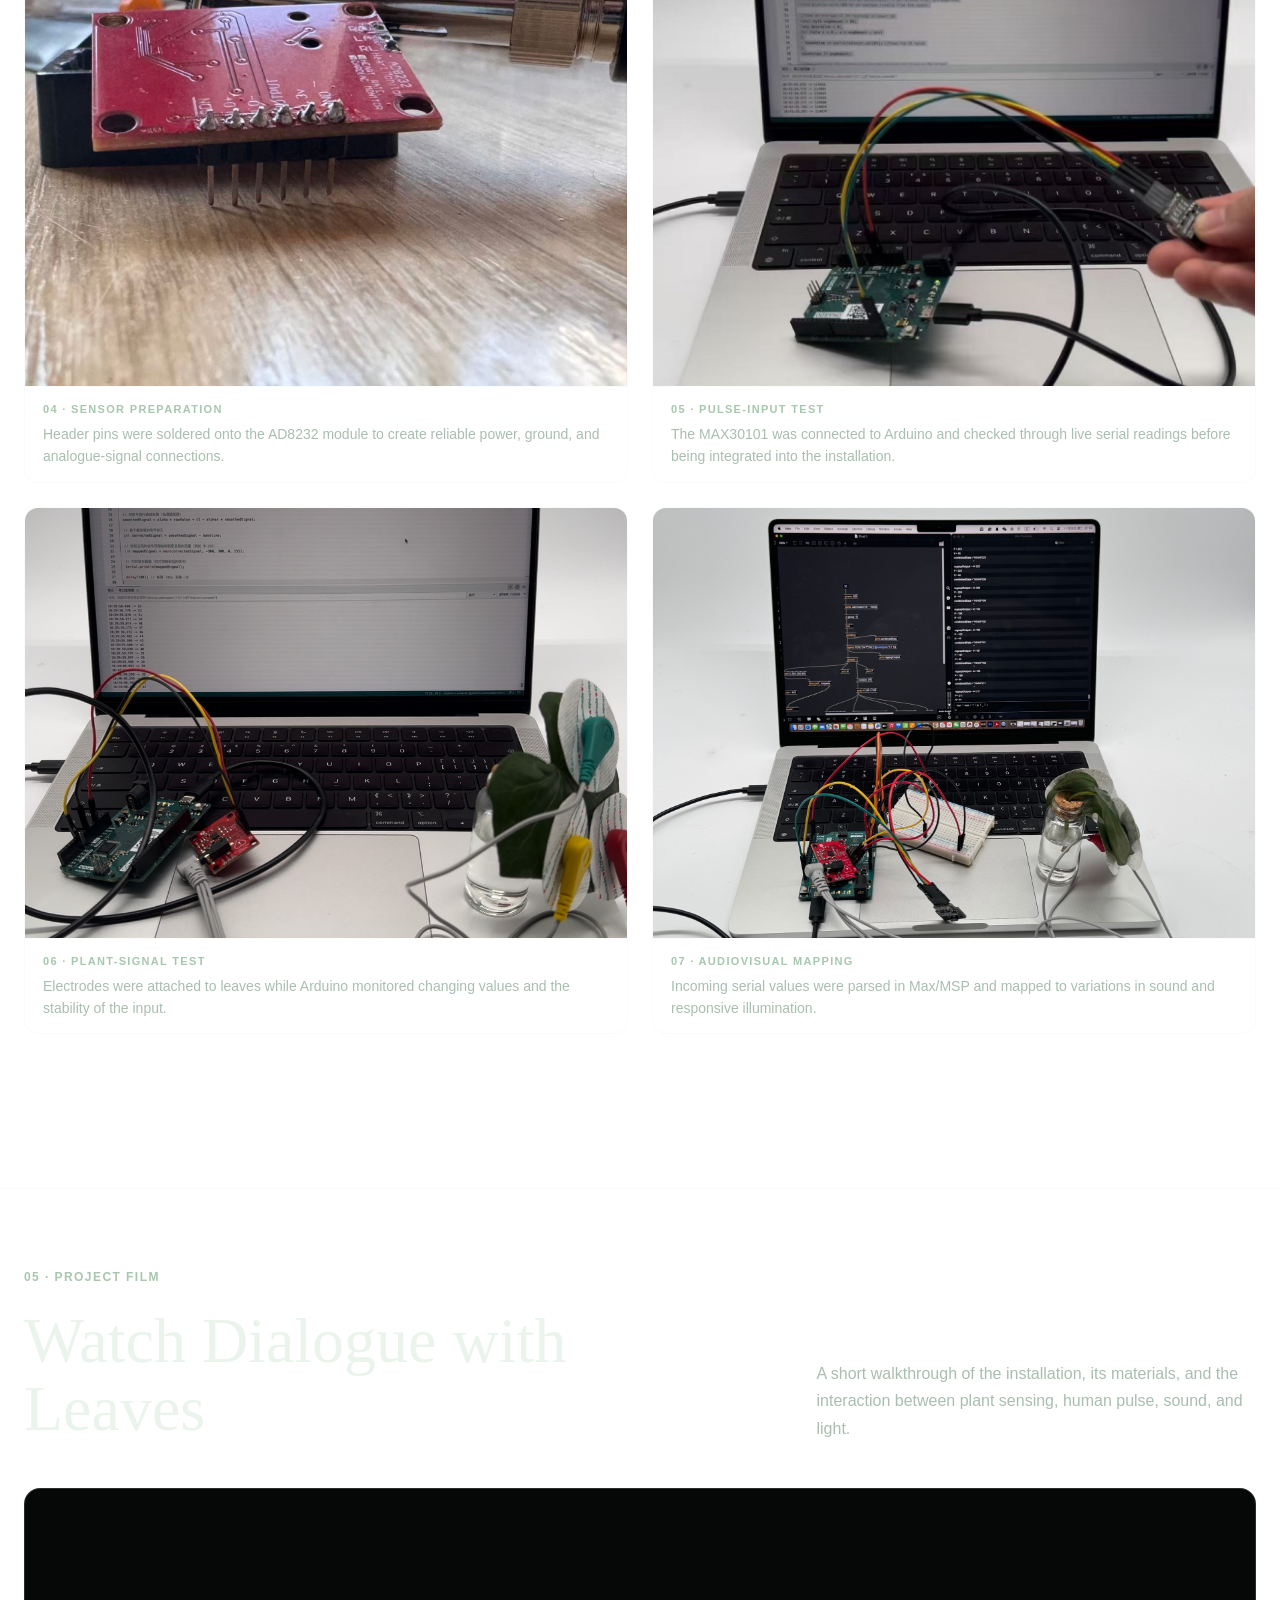
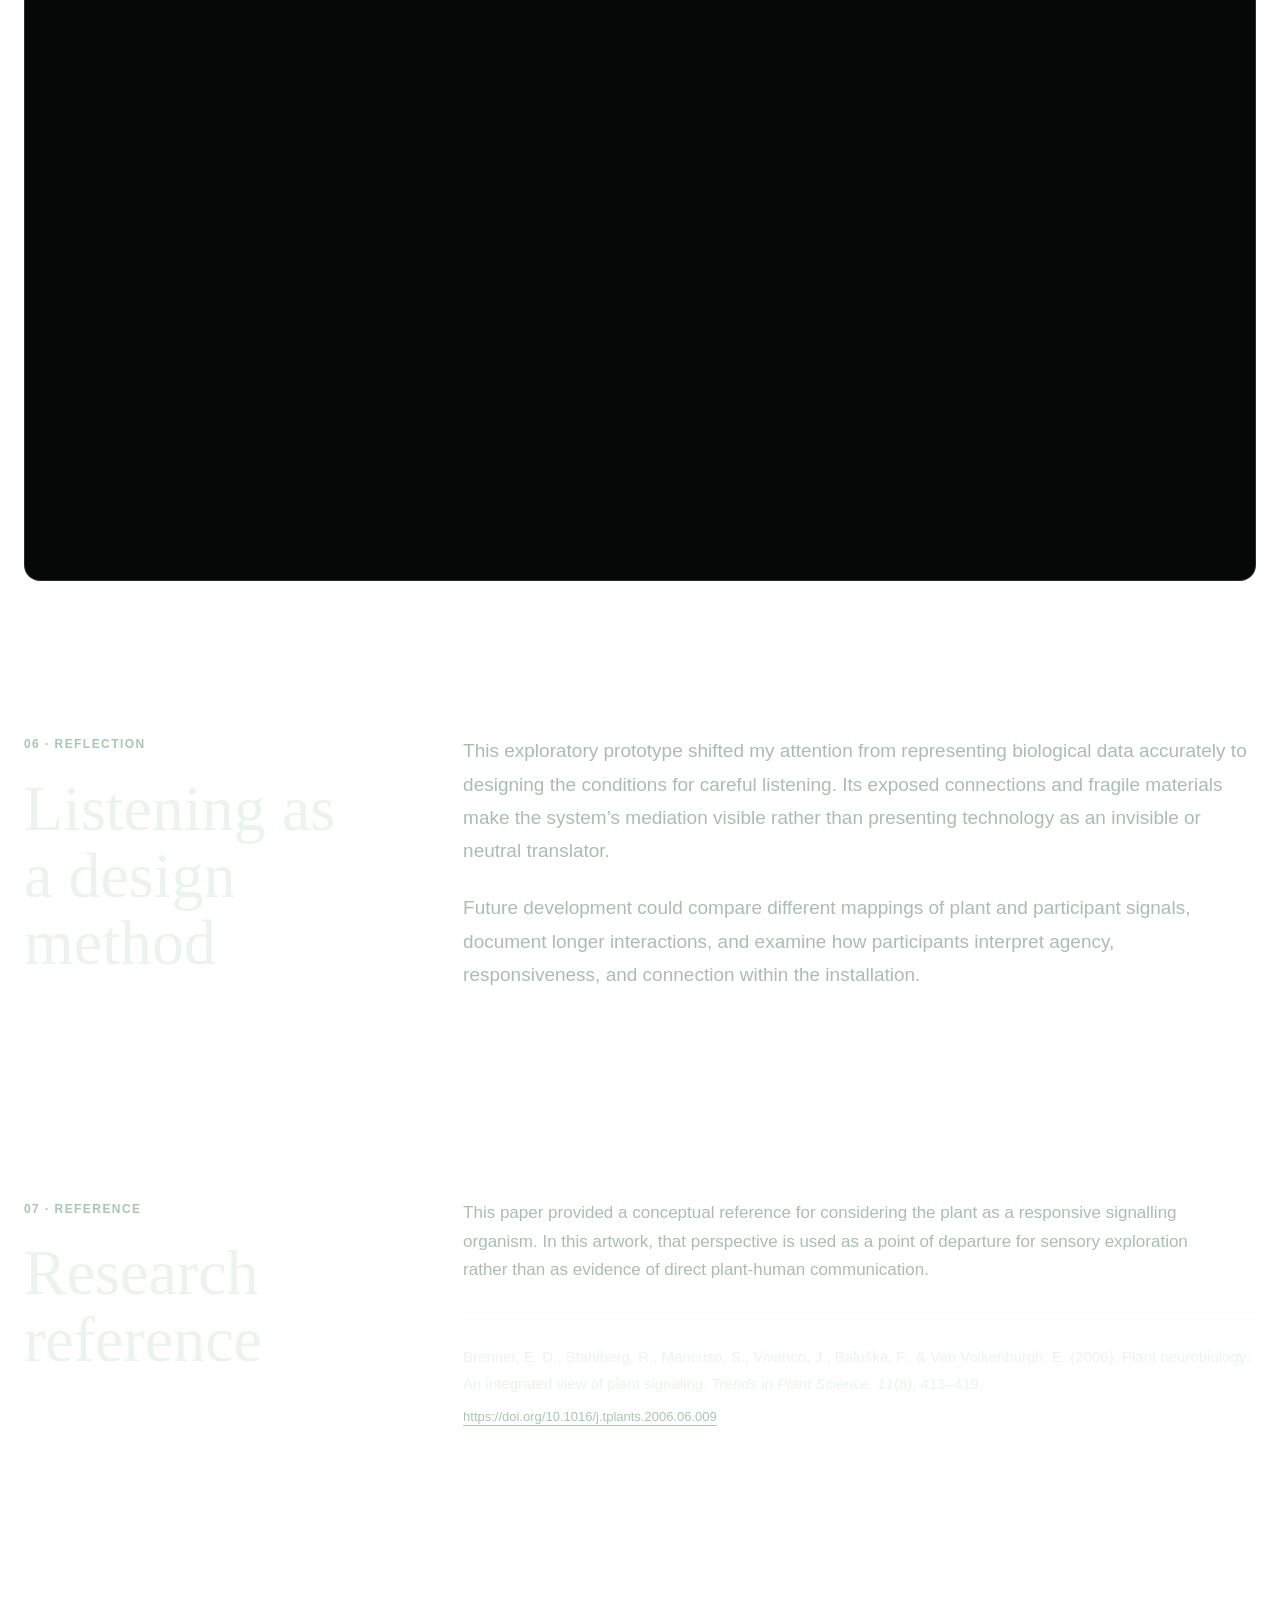
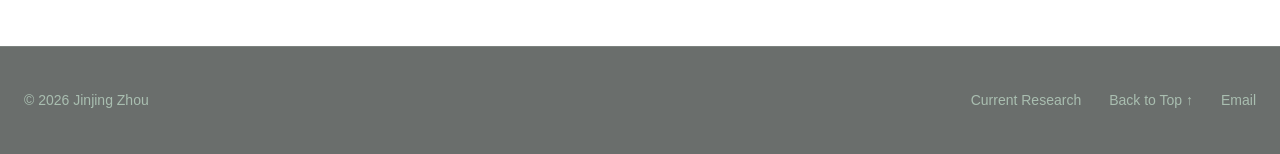
<file: project-12.html>
<!DOCTYPE html>
<html lang="en">
  <head>
    <meta charset="UTF-8">
    <meta name="viewport" content="width=device-width, initial-scale=1.0">
    <meta
      name="description"
      content="Dialogue with Leaves — a physical computing installation by Jinjing Zhou exploring human-plant perception through bioelectrical signals, pulse data, sound, and light."
    >
    <meta name="theme-color" content="#13251d">

    <meta property="og:type" content="website">
    <meta property="og:title" content="Dialogue with Leaves | Jinjing Zhou">
    <meta
      property="og:description"
      content="An exploratory physical computing installation translating plant electrical activity and human pulse data into sound and light."
    >
    <meta property="og:url" content="https://jinjingzhou.github.io/project-12.html">
    <meta
      property="og:image"
      content="https://jinjingzhou.github.io/image/dialogue-with-leaves/dialogue-cover.jpg"
    >
    <meta name="twitter:card" content="summary_large_image">

    <title>Dialogue with Leaves | Jinjing Zhou</title>
    <link rel="stylesheet" href="style.css">
  </head>

  <body id="top" class="dialogue-page">
    <header class="project-detail-nav">
      <div class="container">
        <a class="back-link" href="index.html#projects">
          ← Back to Current Research
        </a>
      </div>
    </header>

    <main class="dialogue-main">
      <section class="dialogue-hero">
        <div class="container dialogue-hero-layout">
          <div class="dialogue-hero-copy">
            <p class="dialogue-kicker">Physical Computing · Multisensory Interaction</p>
            <h1>
              <span class="dialogue-title-line">Dialogue</span>
              <span class="dialogue-title-line">
                <span class="with-word">with</span>
                <span class="leaves-word">Leaves</span>
              </span>
            </h1>

            <div class="dialogue-meta" aria-label="Project information">
              <span>2024</span>
              <span>Exploratory Prototype</span>
              <span>Individual Project</span>
            </div>

            <p class="dialogue-lede">
              An interactive installation translating plant electrical activity
              and human heart-rate signals into sound and light. The project asks
              how biological data might become a shared, sensory language between
              people and plants.
            </p>

            <div class="dialogue-actions">
              <a class="dialogue-primary-action" href="#project-video">
                Watch Project Video
              </a>
              <a class="dialogue-text-action" href="#interaction-system">
                Explore the System ↓
              </a>
            </div>
          </div>

          <figure class="dialogue-cover">
            <img
              src="image/dialogue-with-leaves/dialogue-cover.jpg"
              alt="Dialogue with Leaves installation with plants, glass vessels, lights, a telephone receiver, and a laptop"
            >
            <figcaption>
              Final installation combining living material, electronics, light,
              sound, and a tactile listening interface.
            </figcaption>
          </figure>
        </div>
      </section>

      <section class="dialogue-section dialogue-overview">
        <div class="container dialogue-split-layout">
          <div class="dialogue-section-heading">
            <p class="dialogue-kicker">01 · Concept</p>
            <h2>A conversation beyond words</h2>
          </div>

          <div class="dialogue-section-copy">
            <p>
              Dialogue with Leaves treats sensing technology as a mediator rather
              than a measuring instrument. Electrodes, pulse sensing, illumination,
              and sound make normally invisible biological fluctuations perceptible
              without claiming to translate them into a literal plant language.
            </p>
            <p>
              The sculptural form brings domestic and organic materials together:
              plant cuttings sit in glass vessels attached to a found branch, while
              a telephone receiver invites close listening. The familiar act of
              making a call becomes an intimate encounter with a living system.
            </p>

            <blockquote>
              How might bodily and plant signals create a moment of attention,
              curiosity, and perceived relation between different living beings?
            </blockquote>
          </div>
        </div>
      </section>

      <section class="dialogue-section" id="interaction-system">
        <div class="container">
          <div class="dialogue-wide-heading">
            <p class="dialogue-kicker">02 · Interaction</p>
            <h2>From biological signal to sensory response</h2>
            <p>
              Two forms of input are brought into one responsive environment. The
              installation does not present the data as a medical diagnosis; it
              uses changing values as material for an audiovisual experience.
            </p>
          </div>

          <ol class="dialogue-flow">
            <li class="dialogue-flow-sense">
              <div class="dialogue-flow-media" aria-hidden="true">
                <img
                  src="image/dialogue-with-leaves/dialogue-flow-sense.jpg"
                  alt=""
                  loading="lazy"
                >
              </div>
              <span>01</span>
              <h3>Sense</h3>
              <p>
                Electrodes connect with the leaves while a pulse sensor captures
                the participant’s heart-rate signal.
              </p>
            </li>
            <li class="dialogue-flow-translate">
              <div class="dialogue-flow-media" aria-hidden="true">
                <video autoplay muted loop playsinline preload="metadata">
                  <source
                    src="image/dialogue-with-leaves/dialogue-flow-translate.mp4"
                    type="video/mp4"
                  >
                </video>
              </div>
              <span>02</span>
              <h3>Translate</h3>
              <p>
                Arduino receives and organises the changing sensor values before
                sending them to the computer.
              </p>
            </li>
            <li class="dialogue-flow-map">
              <div class="dialogue-flow-media" aria-hidden="true">
                <img
                  src="image/dialogue-with-leaves/dialogue-flow-map.png"
                  alt=""
                  loading="lazy"
                >
              </div>
              <span>03</span>
              <h3>Map</h3>
              <p>
                Max/MSP monitors and maps the incoming data into parameters for
                sound and responsive illumination.
              </p>
            </li>
            <li class="dialogue-flow-encounter">
              <div class="dialogue-flow-media" aria-hidden="true">
                <video autoplay muted loop playsinline preload="metadata">
                  <source
                    src="image/dialogue-with-leaves/dialogue-flow-encounter.mp4"
                    type="video/mp4"
                  >
                </video>
              </div>
              <span>04</span>
              <h3>Encounter</h3>
              <p>
                The participant listens through the telephone receiver and observes
                light travelling through the installation.
              </p>
            </li>
          </ol>
        </div>
      </section>

      <section class="dialogue-section dialogue-detail-section">
        <div class="container dialogue-detail-grid">
          <figure class="dialogue-image-card dialogue-image-card-wide">
            <img
              src="image/dialogue-with-leaves/dialogue-installation-overview.jpg"
              alt="Complete Dialogue with Leaves installation with plants, illuminated glass vessels, a telephone receiver, sensors, and a laptop"
              loading="lazy"
            >
            <figcaption>
              The complete installation brings plants, sensing hardware, light,
              sound, and the listening interface into one responsive environment.
            </figcaption>
          </figure>
        </div>
      </section>

      <section class="dialogue-section dialogue-materials-section">
        <div class="container">
          <div class="dialogue-wide-heading">
            <p class="dialogue-kicker">03 · Materials &amp; Technology</p>
            <h2>Organic matter meets physical computing</h2>
          </div>

          <div class="dialogue-materials-layout">
            <figure class="dialogue-image-card">
              <img
                src="image/dialogue-with-leaves/dialogue-materials.jpg"
                alt="Branch, wire, tools, glass vessels, telephone receiver, and fabrication materials"
                loading="lazy"
              >
              <figcaption>
                Materials and tools shown in reading order, from upper left to lower right.
              </figcaption>
            </figure>

            <div class="dialogue-tool-list">
              <div>
                <span>01 · Structural Base</span>
                <p>
                  Found branch — provides the primary sculptural base for the
                  installation.
                </p>
              </div>
              <div>
                <span>02 · Shaping Tools</span>
                <p>
                  Steel wire · pliers · awl — shape, pierce, and secure the
                  supporting framework.
                </p>
              </div>
              <div>
                <span>03 · Vessels &amp; Binding</span>
                <p>
                  Glass vessels · cork stoppers · jute twine — hold the plant
                  cuttings and bind the vessels to the branch.
                </p>
              </div>
              <div>
                <span>04 · Listening &amp; Assembly</span>
                <p>
                  Telephone receiver · round-wire nails · epoxy adhesive · hammer
                  · electrode pads — form and secure the listening and contact
                  elements.
                </p>
              </div>
            </div>
          </div>

          <div class="dialogue-components-layout">
            <div class="dialogue-components-copy">
              <p class="dialogue-kicker">Electronic Components</p>
              <h3>Sensing and control hardware</h3>
              <p class="dialogue-components-intro">
                Three core components capture biological changes, organise the
                incoming values, and pass them to the audiovisual system.
              </p>

              <div class="dialogue-component-list">
                <article>
                  <span>01</span>
                  <div>
                    <h4>Arduino Uno</h4>
                    <p>
                      Receives readings from both sensors and sends the organised
                      values to Max/MSP through serial communication.
                    </p>
                  </div>
                </article>
                <article>
                  <span>02</span>
                  <div>
                    <h4>AD8232 &amp; electrodes</h4>
                    <p>
                      Capture small fluctuations in the plant's electrical
                      activity through electrodes attached to its leaves.
                    </p>
                  </div>
                </article>
                <article>
                  <span>03</span>
                  <div>
                    <h4>MAX30101 pulse sensor</h4>
                    <p>
                      Uses optical sensing to measure the participant's pulse as
                      a second stream of real-time biological data.
                    </p>
                  </div>
                </article>
              </div>
            </div>

            <figure class="dialogue-image-card dialogue-components-figure">
              <img
                src="image/dialogue-with-leaves/dialogue-electronic-components.jpg"
                alt="Arduino Uno, AD8232 module with electrodes, and MAX30101 pulse sensor"
                loading="lazy"
              >
              <figcaption>
                Core electronic components used for sensing and serial communication.
              </figcaption>
            </figure>
          </div>

          <div class="dialogue-technical-grid">
            <figure class="dialogue-image-card dialogue-circuit-card">
              <img
                src="image/dialogue-with-leaves/dialogue-circuit-diagram-annotated.png"
                alt="Annotated circuit diagram connecting Arduino Uno, AD8232, MAX30101, LED strip, telephone receiver, Arduino IDE, and Max MSP"
                loading="lazy"
              >
              <figcaption>
                Annotated connection diagram showing the physical circuit and the
                Arduino IDE–Max/MSP software layer.
              </figcaption>
            </figure>

            <div class="dialogue-wiring-guide">
              <div class="dialogue-wiring-heading">
                <p class="dialogue-kicker">Wiring Logic</p>
                <h3>How signals move through the system</h3>
                <p>
                  Arduino Uno acts as the central bridge. The electronic modules
                  share a common ground, allowing the two sensor streams to be
                  read together before they are mapped into light and sound.
                </p>
              </div>

              <ol class="dialogue-wiring-steps">
                <li>
                  <span>01</span>
                  <h4>Plant signal</h4>
                  <p>
                    The AD8232 is powered from the Arduino and sends its conditioned
                    analogue output to an analogue input. Electrodes attached to
                    the leaves provide the changing source signal.
                  </p>
                </li>
                <li>
                  <span>02</span>
                  <h4>Pulse signal</h4>
                  <p>
                    The MAX30101 connects through 3.3 V, ground, SDA, and SCL. Its
                    I²C connection supplies optical pulse values from the
                    participant.
                  </p>
                </li>
                <li>
                  <span>03</span>
                  <h4>Serial and software bridge</h4>
                  <p>
                    Firmware created in the Arduino IDE reads both inputs and sends
                    the combined values to the computer via USB serial. Max/MSP
                    parses and maps the incoming data.
                  </p>
                </li>
                <li>
                  <span>04</span>
                  <h4>Light and sound output</h4>
                  <p>
                    A digital data line controls the addressable LED strip. Max/MSP
                    generates the sound response, while the LM386 breadboard circuit
                    supports playback through the telephone receiver.
                  </p>
                </li>
              </ol>
            </div>
          </div>
        </div>
      </section>

      <section class="dialogue-section dialogue-process-section">
        <div class="container">
          <div class="dialogue-wide-heading">
            <p class="dialogue-kicker">04 · Making Process</p>
            <h2>Building and testing the prototype</h2>
            <p>
              The project developed through parallel experiments in sculptural
              construction, signal sensing, serial communication, and audiovisual
              mapping.
            </p>
          </div>

          <div class="dialogue-process-grid">
            <figure class="dialogue-image-card dialogue-process-card">
              <img
                src="image/dialogue-with-leaves/dialogue-structure-process.jpg"
                alt="Early wire structure attached to a found branch"
                loading="lazy"
              >
              <figcaption>
                <span>01 · Framework study</span>
                <p>
                  Steel wire was bent around the found branch to test the height,
                  balance, and possible positions of the suspended vessels.
                </p>
              </figcaption>
            </figure>

            <figure class="dialogue-image-card dialogue-process-card">
              <img
                src="image/dialogue-with-leaves/dialogue-vessel-assembly.jpg"
                alt="Glass vessels suspended within the wire framework"
                loading="lazy"
              >
              <figcaption>
                <span>02 · Vessel assembly</span>
                <p>
                  Glass vessels were wrapped and suspended within the wire
                  framework, allowing the composition to be adjusted before living
                  material and electronics were added.
                </p>
              </figcaption>
            </figure>

            <figure class="dialogue-image-card dialogue-process-card dialogue-process-card-wide">
              <img
                src="image/dialogue-with-leaves/dialogue-living-arrangement.jpg"
                alt="Wire and glass-vessel prototype arranged with plant cuttings"
                loading="lazy"
              >
              <figcaption>
                <span>03 · Living arrangement</span>
                <p>
                  Plant cuttings were introduced to test spacing, weight
                  distribution, and how organic forms changed the sculpture's
                  silhouette.
                </p>
              </figcaption>
            </figure>

            <figure class="dialogue-image-card dialogue-process-card">
              <img
                src="image/dialogue-with-leaves/dialogue-ad8232-soldering.jpg"
                alt="Header pins being soldered onto the AD8232 sensor module"
                loading="lazy"
              >
              <figcaption>
                <span>04 · Sensor preparation</span>
                <p>
                  Header pins were soldered onto the AD8232 module to create
                  reliable power, ground, and analogue-signal connections.
                </p>
              </figcaption>
            </figure>

            <figure class="dialogue-image-card dialogue-process-card">
              <img
                src="image/dialogue-with-leaves/dialogue-pulse-test.jpg"
                alt="MAX30101 pulse sensor being tested with Arduino serial readings"
                loading="lazy"
              >
              <figcaption>
                <span>05 · Pulse-input test</span>
                <p>
                  The MAX30101 was connected to Arduino and checked through live
                  serial readings before being integrated into the installation.
                </p>
              </figcaption>
            </figure>

            <figure class="dialogue-image-card dialogue-process-card">
              <img
                src="image/dialogue-with-leaves/dialogue-plant-sensing.jpg"
                alt="Arduino and electrode sensing test with leaves"
                loading="lazy"
              >
              <figcaption>
                <span>06 · Plant-signal test</span>
                <p>
                  Electrodes were attached to leaves while Arduino monitored
                  changing values and the stability of the input.
                </p>
              </figcaption>
            </figure>

            <figure class="dialogue-image-card dialogue-process-card">
              <img
                src="image/dialogue-with-leaves/dialogue-maxmsp-prototype.jpg"
                alt="Arduino sensor prototype connected to a Max MSP patch on a laptop"
                loading="lazy"
              >
              <figcaption>
                <span>07 · Audiovisual mapping</span>
                <p>
                  Incoming serial values were parsed in Max/MSP and mapped to
                  variations in sound and responsive illumination.
                </p>
              </figcaption>
            </figure>
          </div>
        </div>
      </section>

      <section class="dialogue-section dialogue-video-section" id="project-video">
        <div class="container">
          <div class="dialogue-video-heading">
            <div>
              <p class="dialogue-kicker">05 · Project Film</p>
              <h2>Watch Dialogue with Leaves</h2>
            </div>
            <p>
              A short walkthrough of the installation, its materials, and the
              interaction between plant sensing, human pulse, sound, and light.
            </p>
          </div>

          <div class="dialogue-video-frame">
            <iframe
              src="https://www.youtube-nocookie.com/embed/4id5OzdppPI"
              title="Dialogue with Leaves project introduction video"
              loading="lazy"
              allow="accelerometer; autoplay; clipboard-write; encrypted-media; gyroscope; picture-in-picture; web-share"
              referrerpolicy="strict-origin-when-cross-origin"
              allowfullscreen
            ></iframe>
          </div>
        </div>
      </section>

      <section class="dialogue-section dialogue-reflection-section">
        <div class="container dialogue-split-layout">
          <div class="dialogue-section-heading">
            <p class="dialogue-kicker">06 · Reflection</p>
            <h2>Listening as a design method</h2>
          </div>

          <div class="dialogue-section-copy">
            <p>
              This exploratory prototype shifted my attention from representing
              biological data accurately to designing the conditions for careful
              listening. Its exposed connections and fragile materials make the
              system’s mediation visible rather than presenting technology as an
              invisible or neutral translator.
            </p>
            <p>
              Future development could compare different mappings of plant and
              participant signals, document longer interactions, and examine how
              participants interpret agency, responsiveness, and connection within
              the installation.
            </p>
          </div>
        </div>
      </section>

      <section class="dialogue-section dialogue-reference-section" aria-labelledby="dialogue-reference-title">
        <div class="container dialogue-split-layout">
          <div class="dialogue-section-heading">
            <p class="dialogue-kicker">07 · Reference</p>
            <h2 id="dialogue-reference-title">Research reference</h2>
          </div>

          <div class="dialogue-reference-copy">
            <p>
              This paper provided a conceptual reference for considering the plant
              as a responsive signalling organism. In this artwork, that perspective
              is used as a point of departure for sensory exploration rather than as
              evidence of direct plant-human communication.
            </p>

            <ol class="dialogue-reference-list">
              <li>
                Brenner, E. D., Stahlberg, R., Mancuso, S., Vivanco, J., Baluška,
                F., &amp; Van Volkenburgh, E. (2006). Plant neurobiology: An
                integrated view of plant signaling. <cite>Trends in Plant
                Science, 11</cite>(8), 413–419.
                <a
                  href="https://doi.org/10.1016/j.tplants.2006.06.009"
                  target="_blank"
                  rel="noopener noreferrer"
                >https://doi.org/10.1016/j.tplants.2006.06.009</a>
              </li>
            </ol>
          </div>
        </div>
      </section>
    </main>

    <footer class="project-footer dialogue-footer">
      <div class="container project-footer-content">
        <p>© 2026 Jinjing Zhou</p>

        <div class="project-footer-links">
          <a href="index.html#projects">Current Research</a>
          <a href="#top">Back to Top ↑</a>
          <a href="mailto:zhoujinjing2023@163.com">Email</a>
        </div>
      </div>
    </footer>
  </body>
</html>
</file>
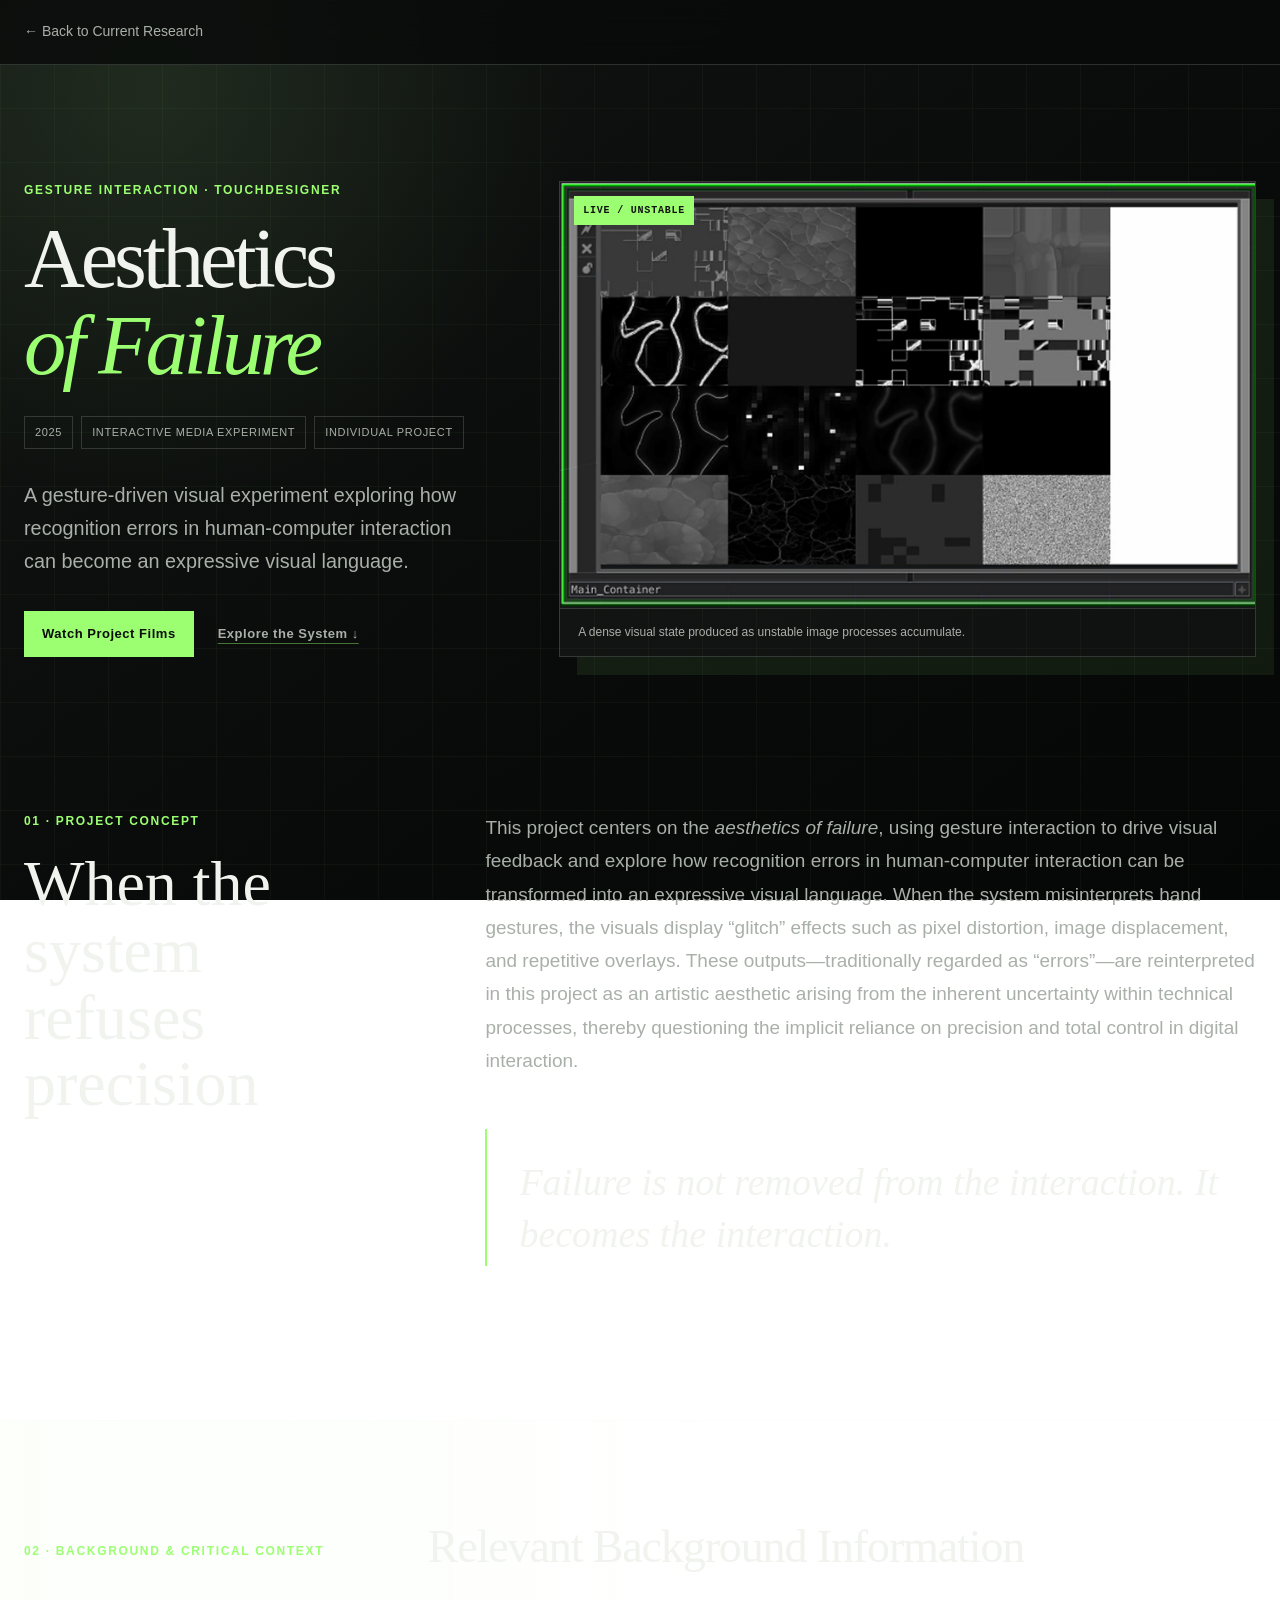
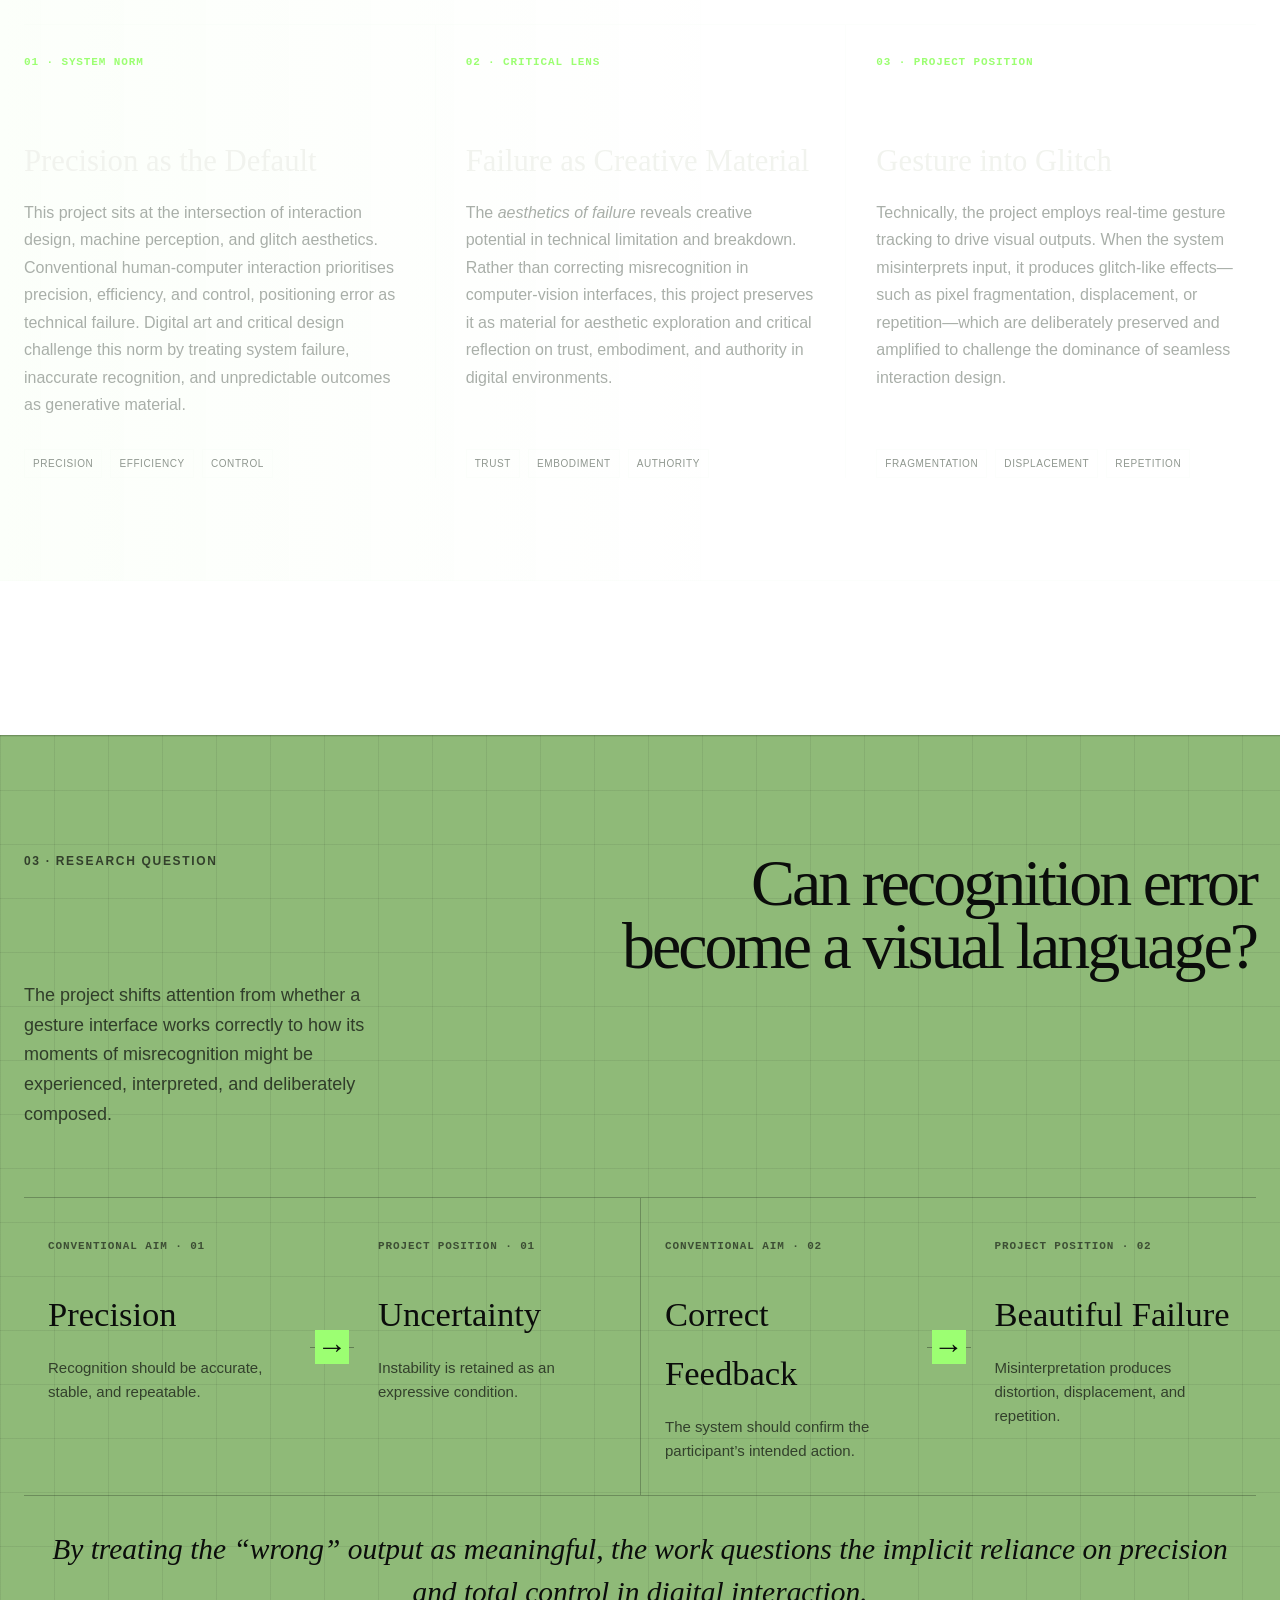
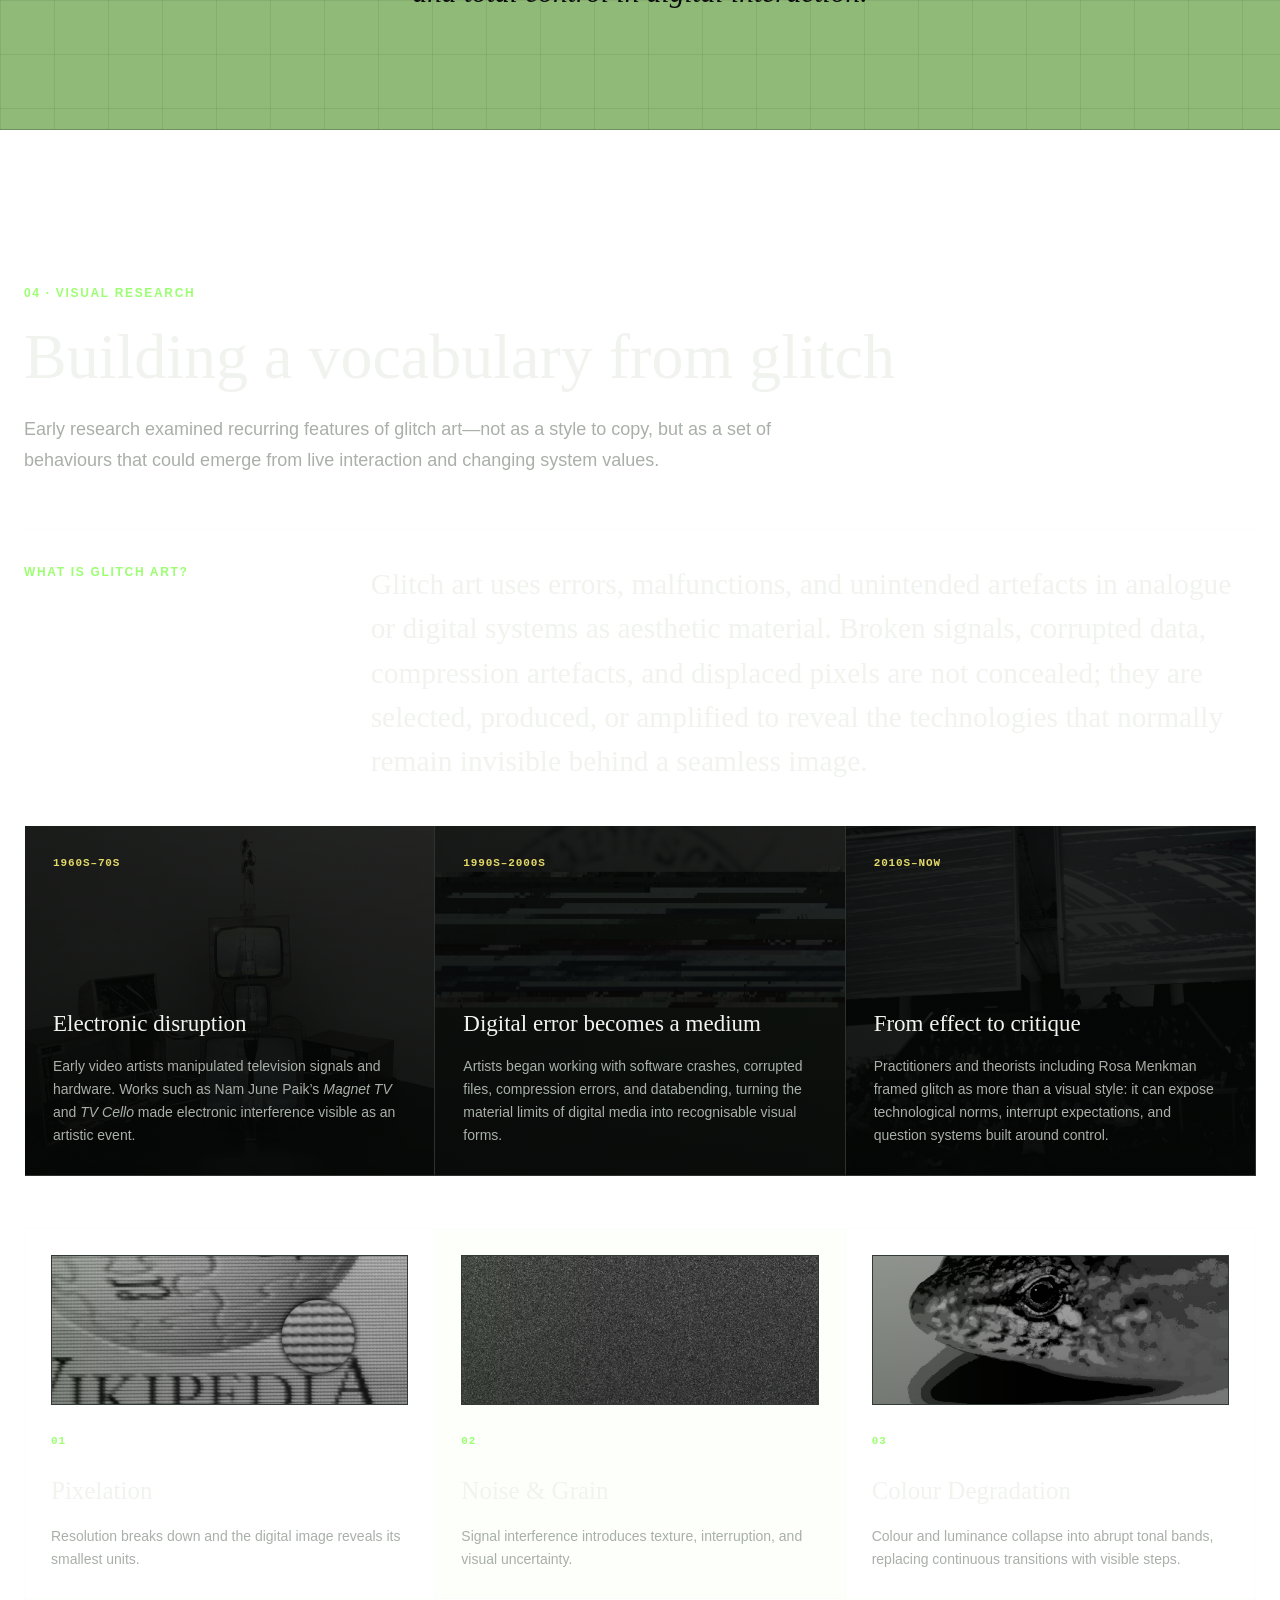
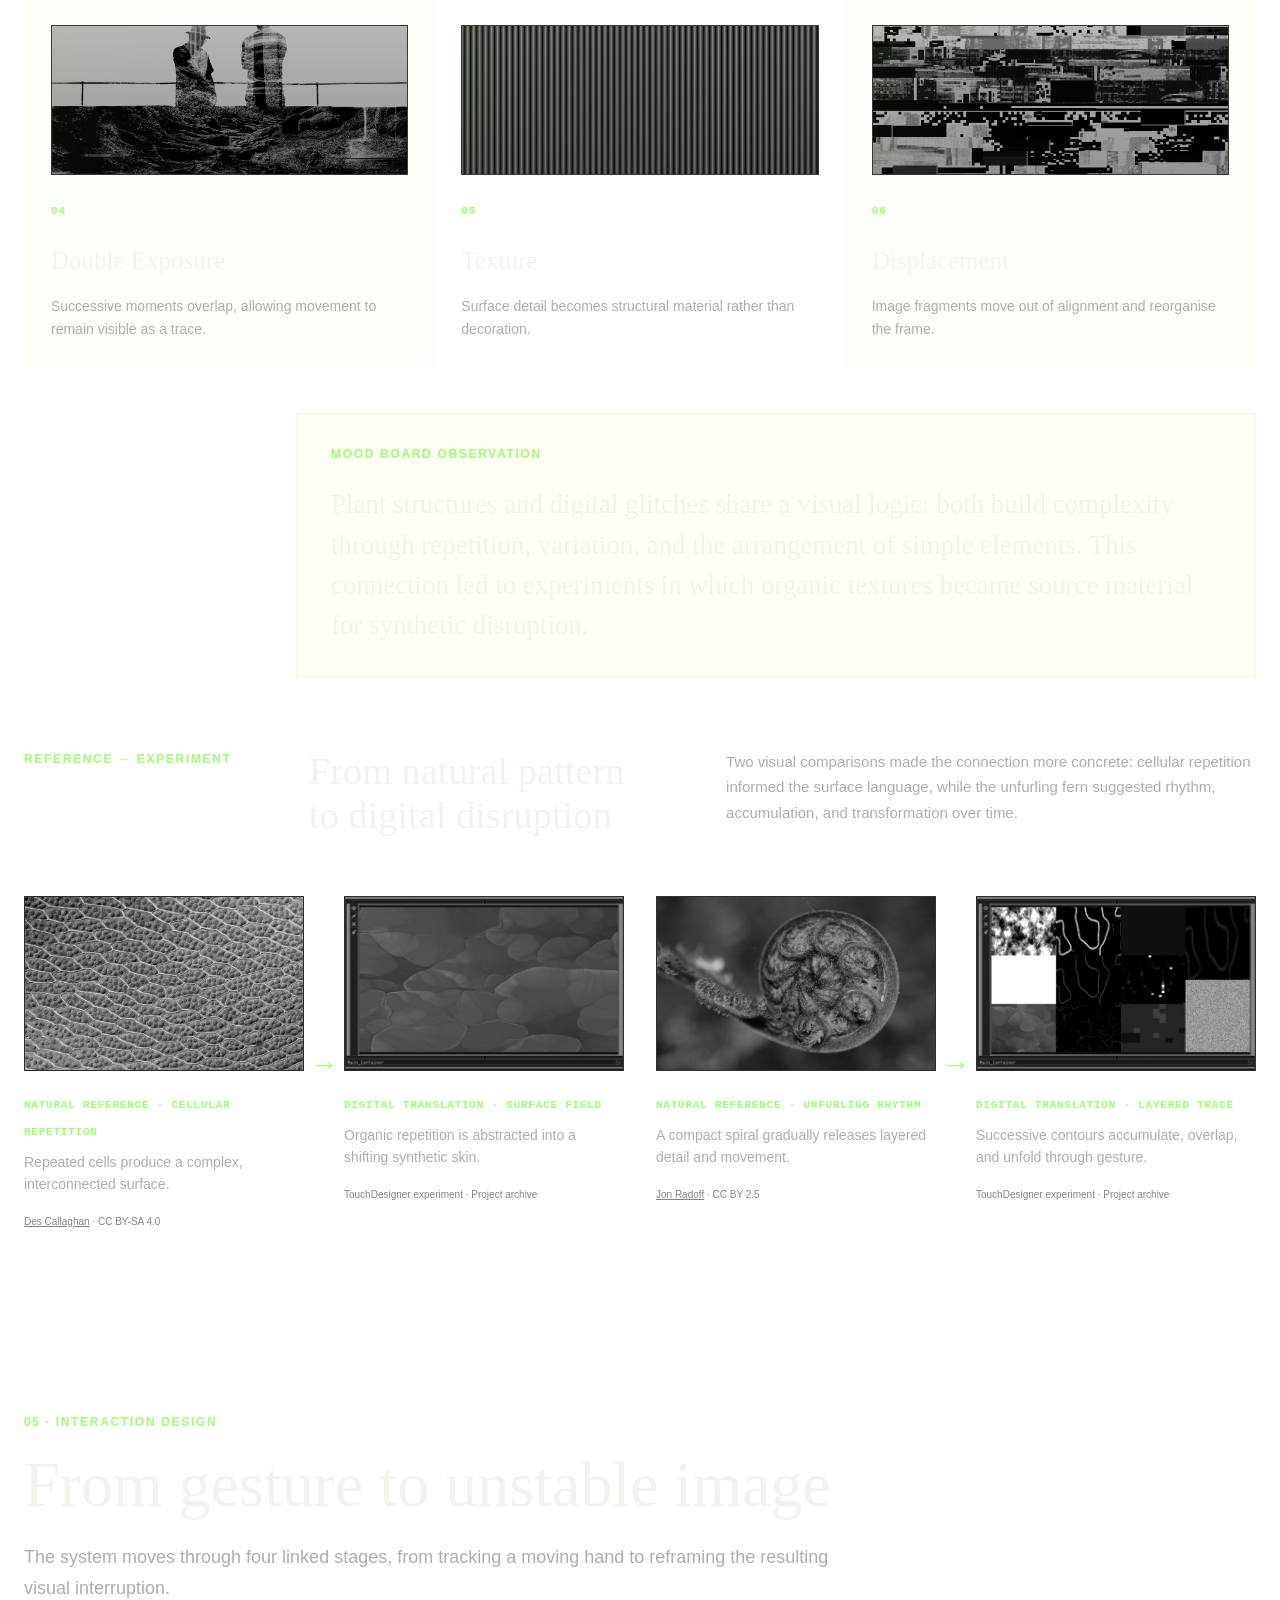
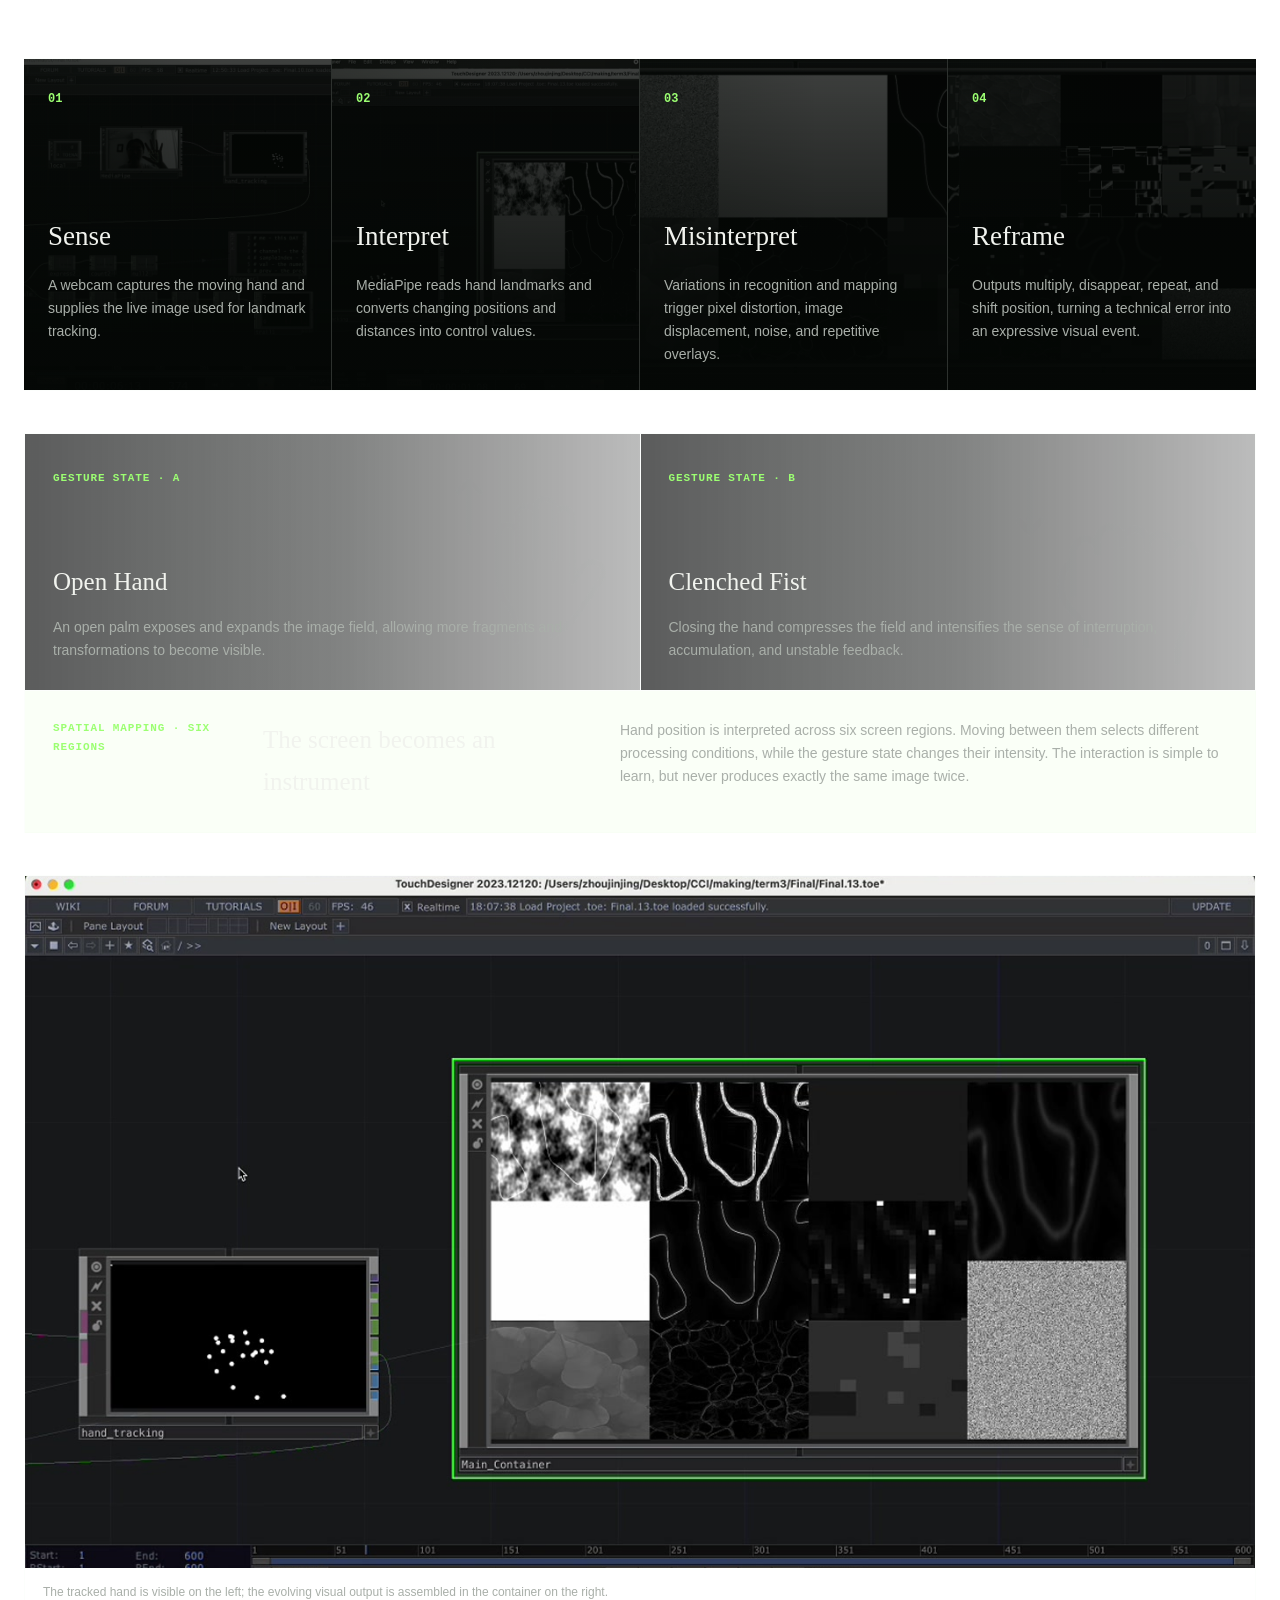
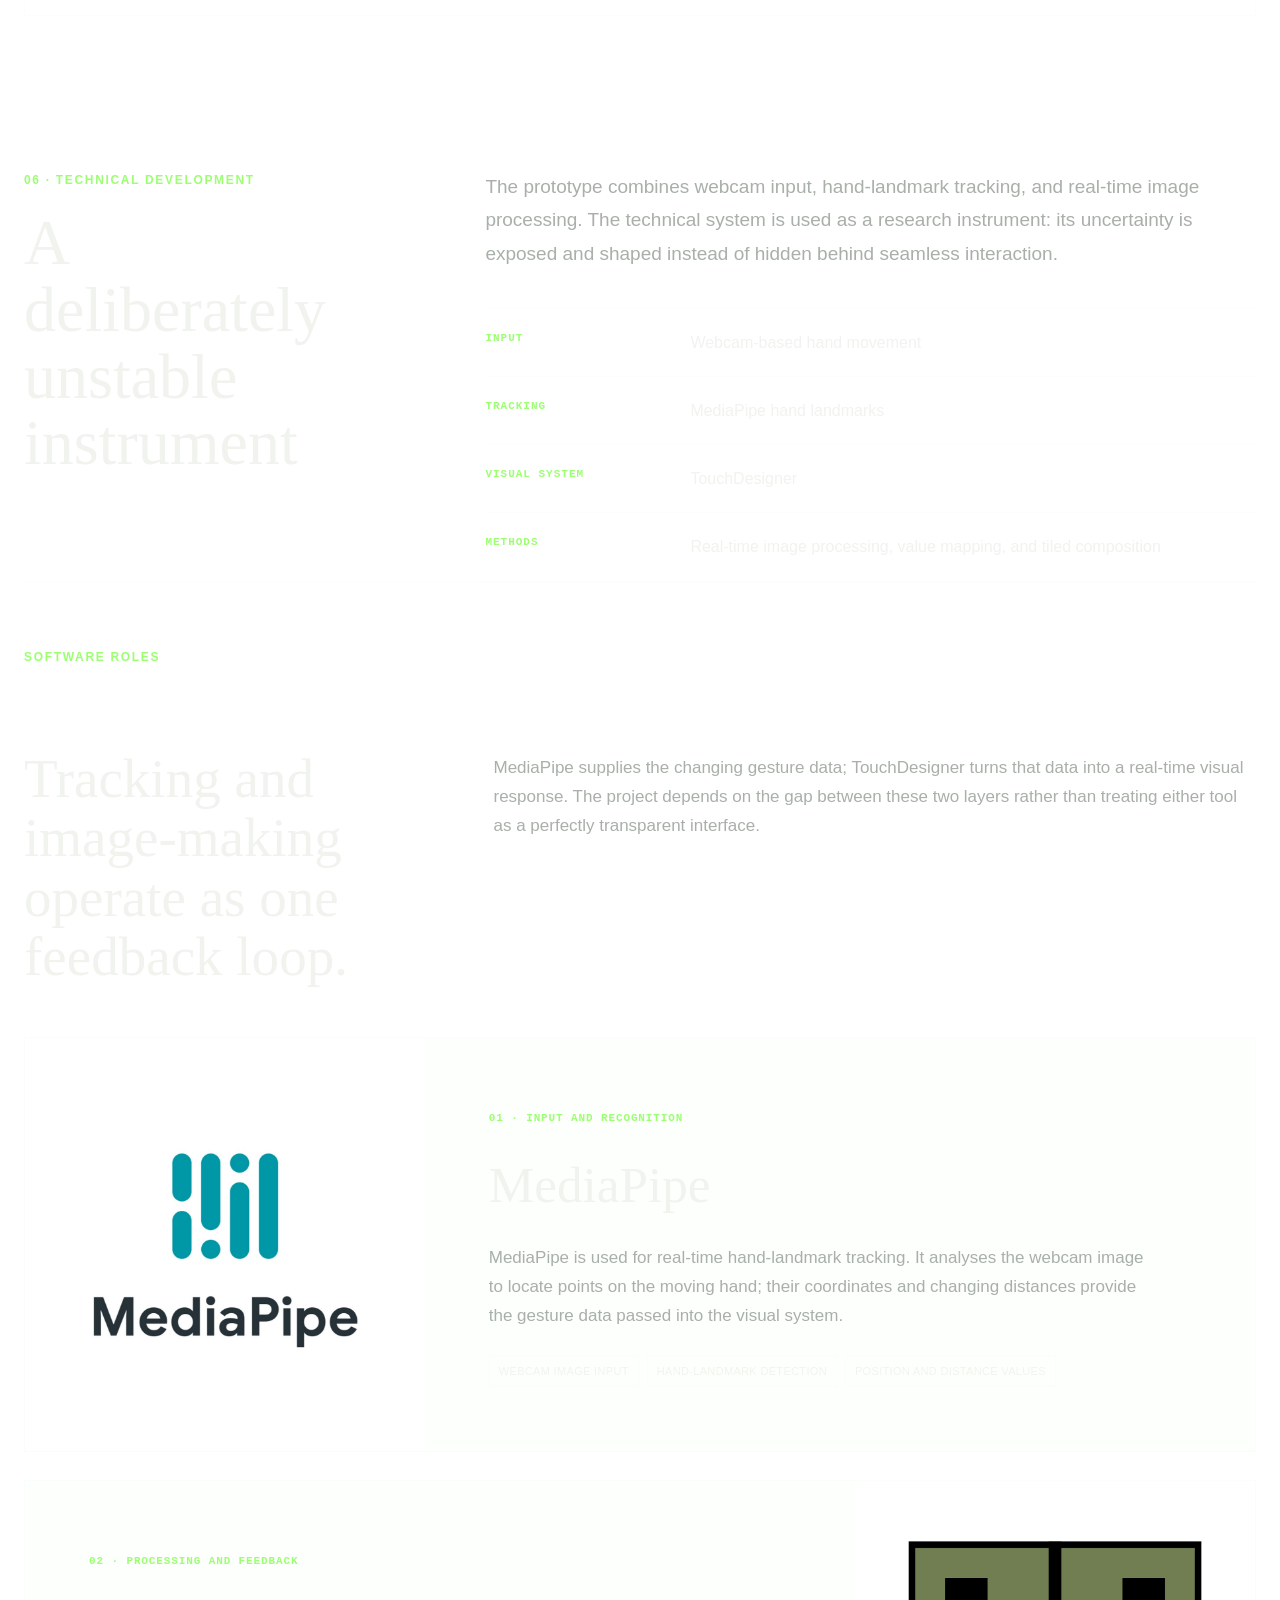
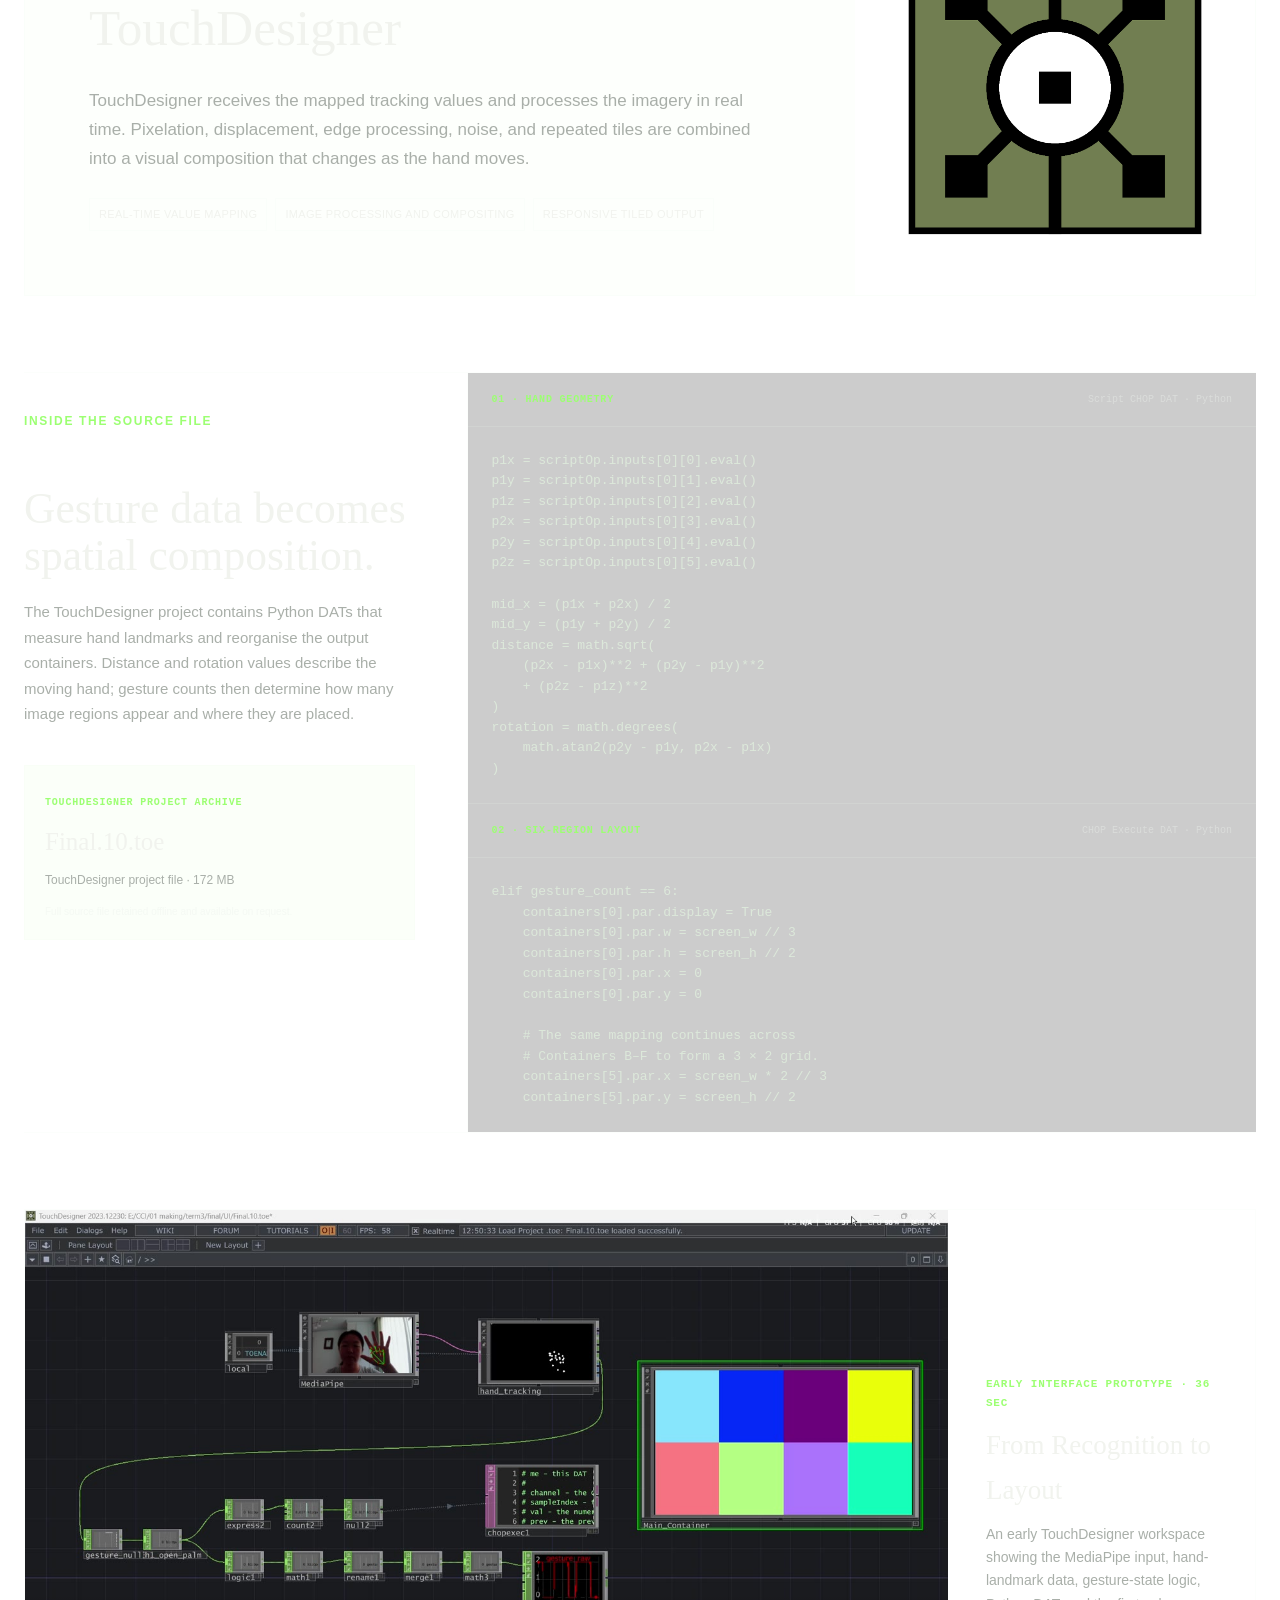
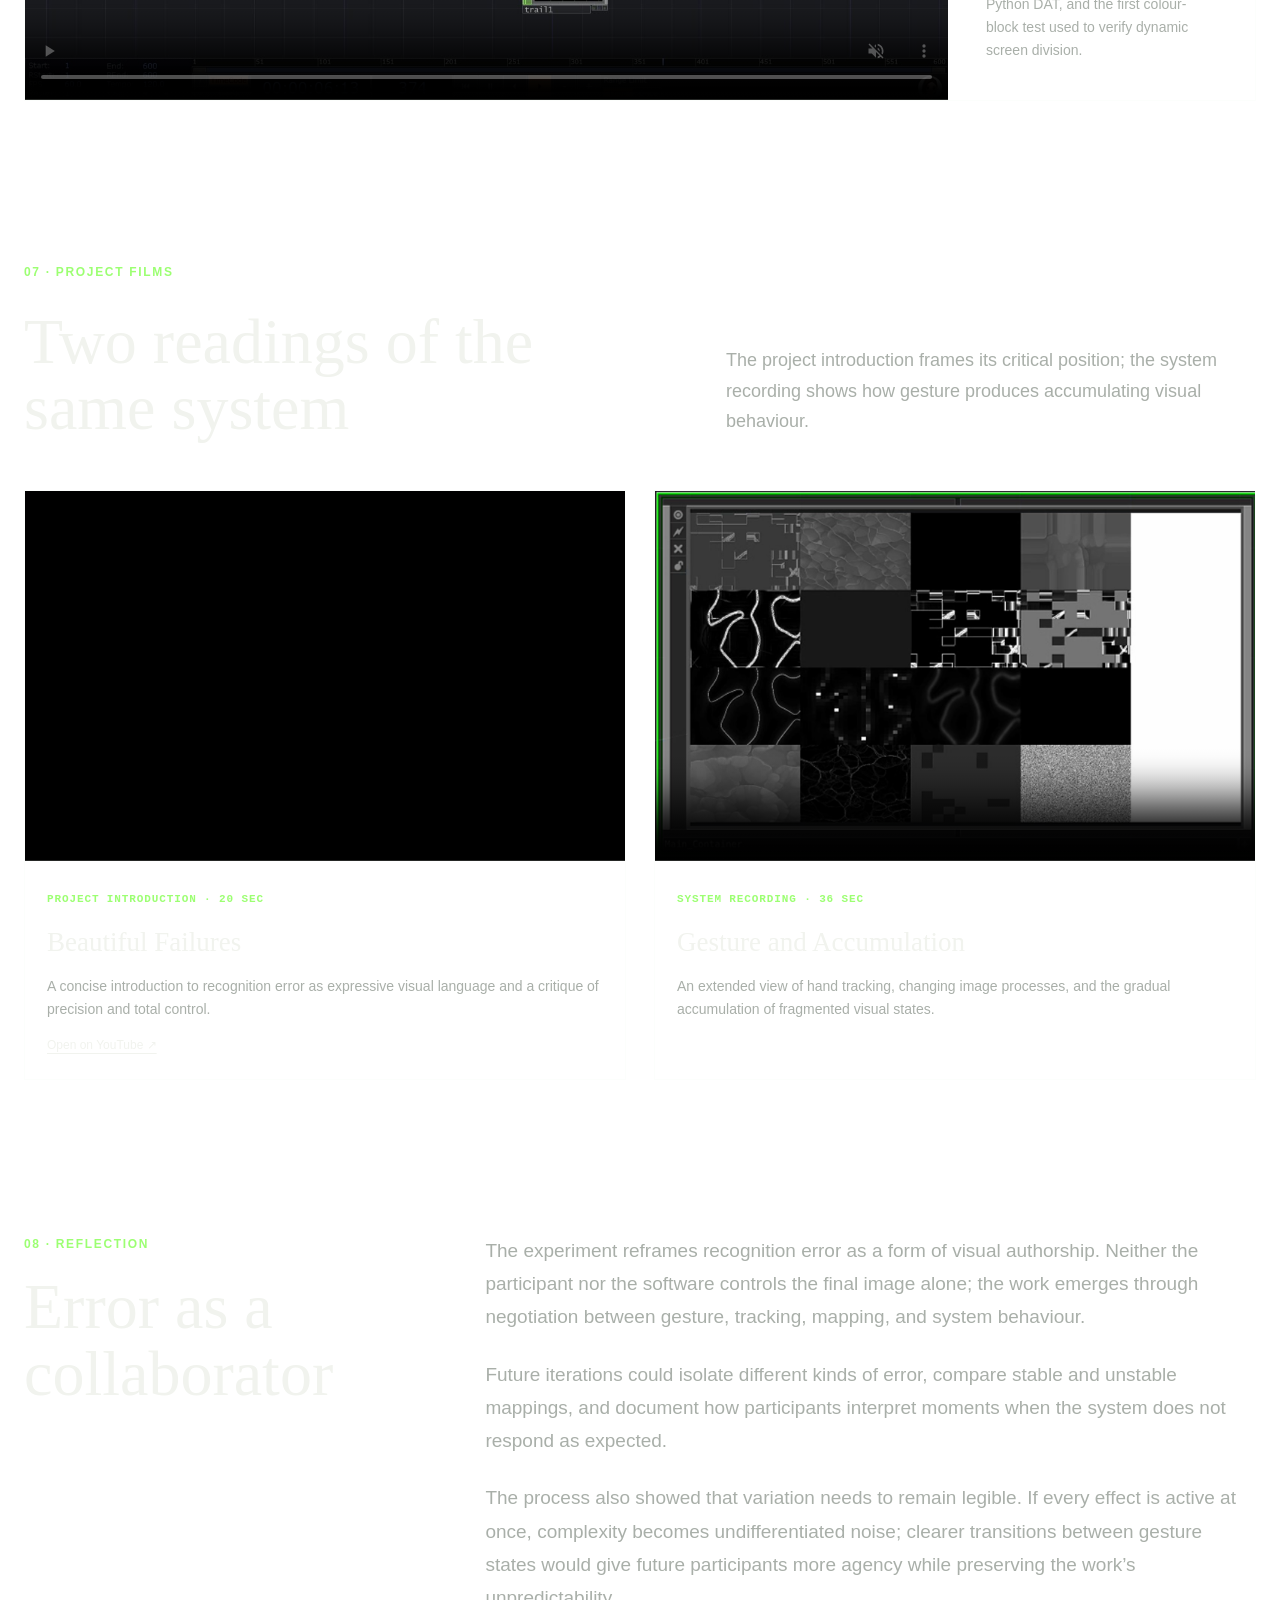
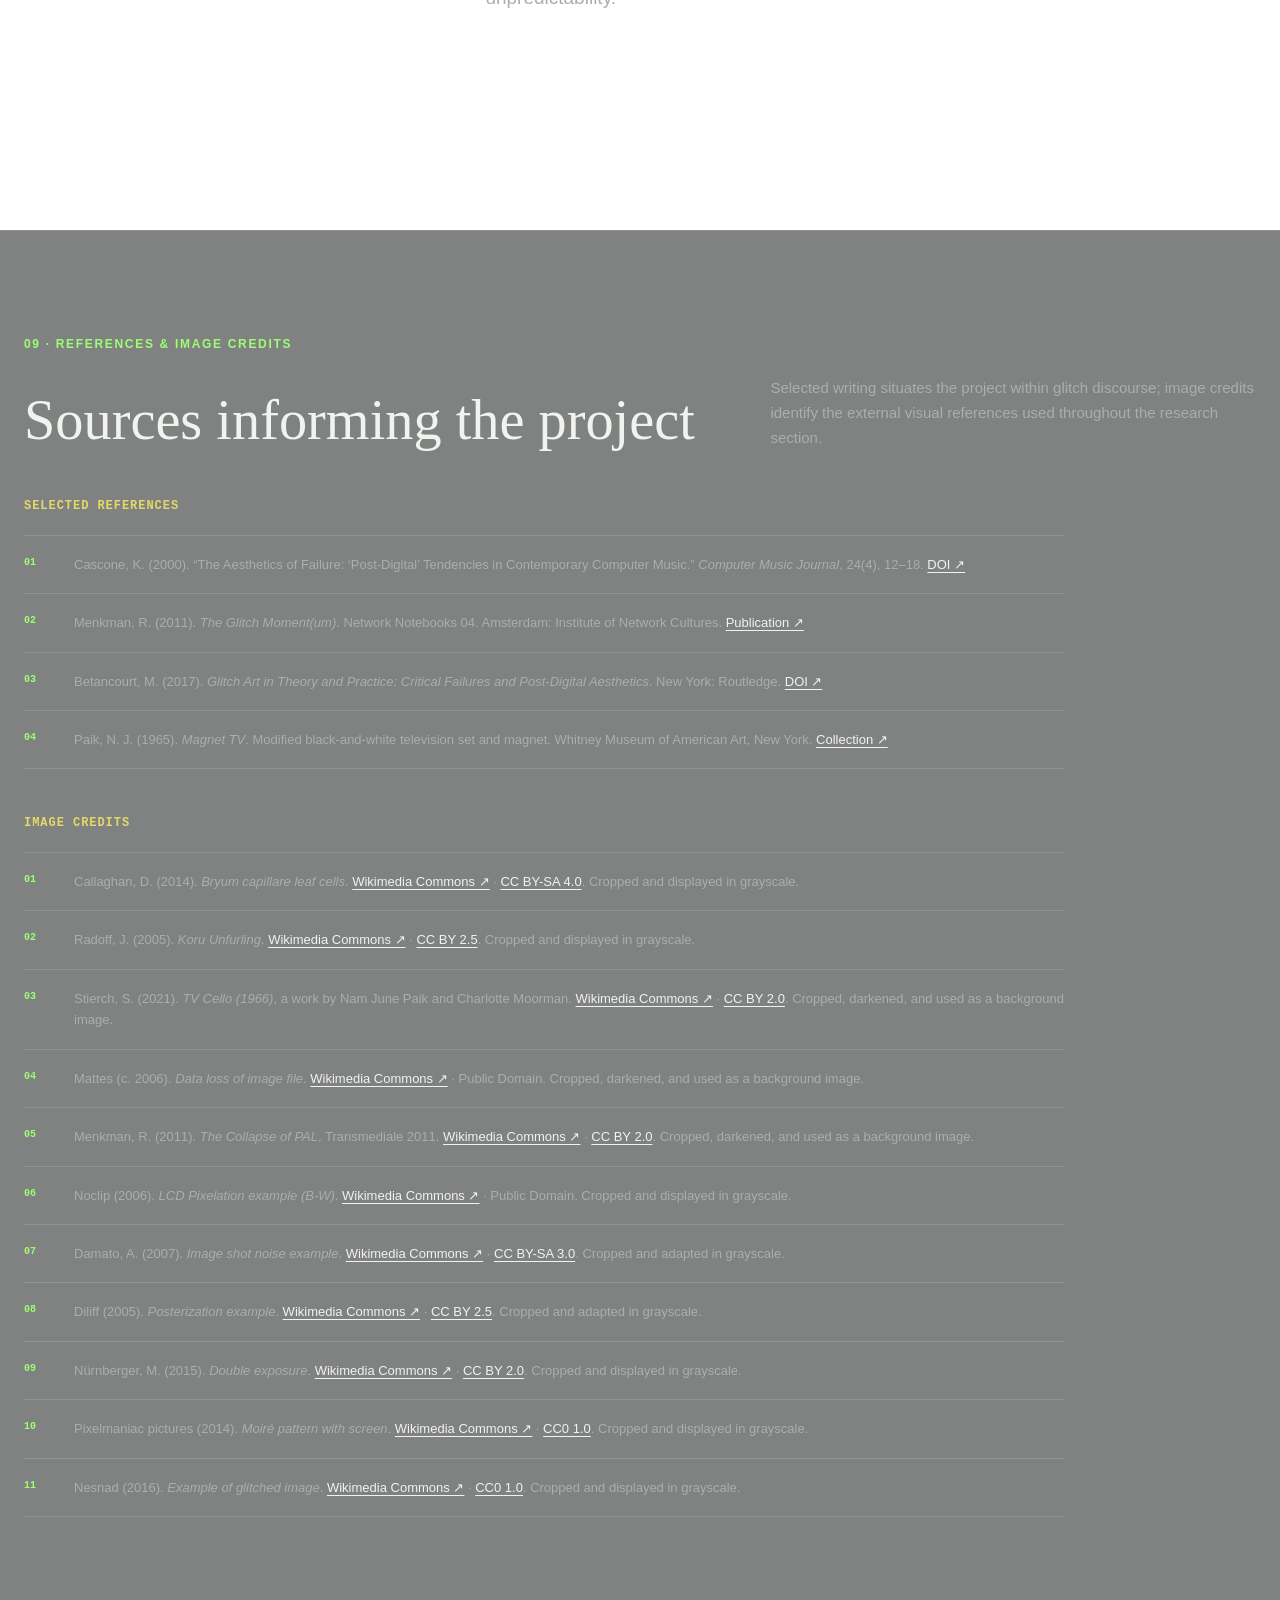
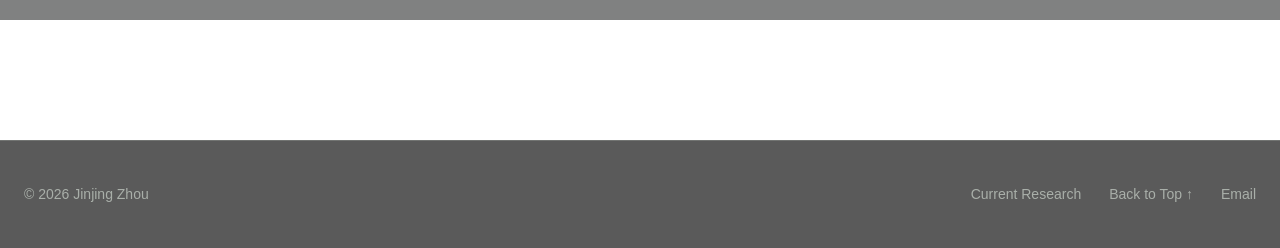
<file: project-13.html>
<!DOCTYPE html>
<html lang="en">
  <head>
    <meta charset="UTF-8">
    <meta name="viewport" content="width=device-width, initial-scale=1.0">
    <meta
      name="description"
      content="Aesthetics of Failure — a gesture-driven TouchDesigner experiment by Jinjing Zhou that transforms recognition errors into an expressive visual language."
    >
    <meta name="theme-color" content="#090b0a">

    <meta property="og:type" content="website">
    <meta property="og:title" content="Aesthetics of Failure | Jinjing Zhou">
    <meta
      property="og:description"
      content="A gesture-driven visual experiment that reinterprets recognition errors, pixel distortion, image displacement, and repetition as an artistic aesthetic."
    >
    <meta property="og:url" content="https://jinjingzhou.github.io/project-13.html">
    <meta
      property="og:image"
      content="https://jinjingzhou.github.io/image/aesthetics-of-failure/aof-hero.jpg"
    >
    <meta name="twitter:card" content="summary_large_image">

    <title>Aesthetics of Failure | Jinjing Zhou</title>
    <link rel="stylesheet" href="style.css">
  </head>

  <body id="top" class="failure-page">
    <header class="project-detail-nav">
      <div class="container">
        <a class="back-link" href="index.html#projects">
          ← Back to Current Research
        </a>
      </div>
    </header>

    <main class="failure-main">
      <section class="failure-hero">
        <div class="container failure-hero-grid">
          <div class="failure-hero-copy">
            <p class="failure-kicker">Gesture Interaction · TouchDesigner</p>
            <h1>
              <span>Aesthetics</span>
              <span class="failure-title-accent">of Failure</span>
            </h1>

            <div class="failure-meta" aria-label="Project information">
              <span>2025</span>
              <span>Interactive Media Experiment</span>
              <span>Individual Project</span>
            </div>

            <p class="failure-lede">
              A gesture-driven visual experiment exploring how recognition
              errors in human-computer interaction can become an expressive
              visual language.
            </p>

            <div class="failure-actions">
              <a class="failure-primary-action" href="#project-video">Watch Project Films</a>
              <a class="failure-text-action" href="#interaction-system">
                Explore the System ↓
              </a>
            </div>
          </div>

          <figure class="failure-hero-figure">
            <img
              src="image/aesthetics-of-failure/aof-hero.jpg"
              alt="A TouchDesigner output composed of fragmented monochrome textures, noise, edges, and displaced image tiles"
            >
            <figcaption>
              A dense visual state produced as unstable image processes accumulate.
            </figcaption>
          </figure>
        </div>
      </section>

      <section class="failure-section">
        <div class="container failure-split">
          <div class="failure-section-heading">
            <p class="failure-kicker">01 · Project Concept</p>
            <h2>When the system refuses precision</h2>
          </div>

          <div class="failure-section-copy">
            <p>
              This project centers on the <em>aesthetics of failure</em>, using
              gesture interaction to drive visual feedback and explore how
              recognition errors in human-computer interaction can be transformed
              into an expressive visual language. When the system misinterprets
              hand gestures, the visuals display “glitch” effects such as pixel
              distortion, image displacement, and repetitive overlays. These
              outputs—traditionally regarded as “errors”—are reinterpreted in this
              project as an artistic aesthetic arising from the inherent
              uncertainty within technical processes, thereby questioning the
              implicit reliance on precision and total control in digital
              interaction.
            </p>

            <blockquote>
              Failure is not removed from the interaction. It becomes the interaction.
            </blockquote>
          </div>
        </div>
      </section>

      <section id="background-context" class="failure-section failure-context-section">
        <div class="container">
          <header class="failure-context-heading">
            <p class="failure-kicker">02 · Background &amp; Critical Context</p>
            <h2>Relevant Background Information</h2>
          </header>

          <div class="failure-context-grid">
            <article class="failure-context-item">
              <span>01 · System Norm</span>
              <h3>Precision as the Default</h3>
              <p>
                This project sits at the intersection of interaction design,
                machine perception, and glitch aesthetics. Conventional
                human-computer interaction prioritises precision, efficiency, and
                control, positioning error as technical failure. Digital art and
                critical design challenge this norm by treating system failure,
                inaccurate recognition, and unpredictable outcomes as generative
                material.
              </p>
              <ul class="failure-context-tags" aria-label="Values prioritised by conventional interaction design">
                <li>Precision</li>
                <li>Efficiency</li>
                <li>Control</li>
              </ul>
            </article>

            <article class="failure-context-item">
              <span>02 · Critical Lens</span>
              <h3>Failure as Creative Material</h3>
              <p>
                The <em>aesthetics of failure</em> reveals creative potential in
                technical limitation and breakdown. Rather than correcting
                misrecognition in computer-vision interfaces, this project
                preserves it as material for aesthetic exploration and critical
                reflection on trust, embodiment, and authority in digital
                environments.
              </p>
              <ul class="failure-context-tags" aria-label="Critical themes explored by the project">
                <li>Trust</li>
                <li>Embodiment</li>
                <li>Authority</li>
              </ul>
            </article>

            <article class="failure-context-item">
              <span>03 · Project Position</span>
              <h3>Gesture into Glitch</h3>
              <p>
                Technically, the project employs real-time gesture tracking to
                drive visual outputs. When the system misinterprets input, it
                produces glitch-like effects—such as pixel fragmentation,
                displacement, or repetition—which are deliberately preserved and
                amplified to challenge the dominance of seamless interaction
                design.
              </p>
              <ul class="failure-context-tags" aria-label="Glitch effects produced by the visual system">
                <li>Fragmentation</li>
                <li>Displacement</li>
                <li>Repetition</li>
              </ul>
            </article>
          </div>
        </div>
      </section>

      <section id="research-question" class="failure-section failure-position-section failure-question-manifesto">
        <div class="container">
          <div class="failure-wide-heading failure-question-heading">
            <p class="failure-kicker">03 · Research Question</p>
            <h2>Can recognition error become a visual language?</h2>
            <p>
              The project shifts attention from whether a gesture interface works
              correctly to how its moments of misrecognition might be experienced,
              interpreted, and deliberately composed.
            </p>
          </div>

          <div class="failure-position-map">
            <article class="failure-position-row">
              <div class="failure-position-from">
                <span>Conventional Aim · 01</span>
                <h3>Precision</h3>
                <p>Recognition should be accurate, stable, and repeatable.</p>
              </div>

              <div class="failure-position-shift" aria-hidden="true">
                <span>Reframed as</span>
                <strong>→</strong>
              </div>

              <div class="failure-position-to">
                <span>Project Position · 01</span>
                <h3>Uncertainty</h3>
                <p>Instability is retained as an expressive condition.</p>
              </div>
            </article>

            <article class="failure-position-row">
              <div class="failure-position-from">
                <span>Conventional Aim · 02</span>
                <h3>Correct Feedback</h3>
                <p>The system should confirm the participant’s intended action.</p>
              </div>

              <div class="failure-position-shift" aria-hidden="true">
                <span>Reframed as</span>
                <strong>→</strong>
              </div>

              <div class="failure-position-to">
                <span>Project Position · 02</span>
                <h3>Beautiful Failure</h3>
                <p>Misinterpretation produces distortion, displacement, and repetition.</p>
              </div>
            </article>
          </div>

          <p class="failure-critical-note">
            By treating the “wrong” output as meaningful, the work questions the
            implicit reliance on precision and total control in digital interaction.
          </p>
        </div>
      </section>

      <section class="failure-section failure-research-section">
        <div class="container">
          <div class="failure-wide-heading">
            <p class="failure-kicker">04 · Visual Research</p>
            <h2>Building a vocabulary from glitch</h2>
            <p>
              Early research examined recurring features of glitch art—not as a
              style to copy, but as a set of behaviours that could emerge from
              live interaction and changing system values.
            </p>
          </div>

          <div class="failure-glitch-context">
            <article class="failure-glitch-definition">
              <p class="failure-kicker">What is Glitch Art?</p>
              <p>
                Glitch art uses errors, malfunctions, and unintended artefacts in
                analogue or digital systems as aesthetic material. Broken signals,
                corrupted data, compression artefacts, and displaced pixels are
                not concealed; they are selected, produced, or amplified to reveal
                the technologies that normally remain invisible behind a seamless
                image.
              </p>
            </article>

            <div class="failure-glitch-history" aria-label="A brief history of glitch art">
              <article class="failure-history-card failure-history-electronic">
                <span>1960s–70s</span>
                <h3>Electronic disruption</h3>
                <p>
                  Early video artists manipulated television signals and hardware.
                  Works such as Nam June Paik’s <em>Magnet TV</em> and
                  <em>TV Cello</em> made electronic interference visible as an
                  artistic event.
                </p>
              </article>
              <article class="failure-history-card failure-history-digital">
                <span>1990s–2000s</span>
                <h3>Digital error becomes a medium</h3>
                <p>
                  Artists began working with software crashes, corrupted files,
                  compression errors, and databending, turning the material limits
                  of digital media into recognisable visual forms.
                </p>
              </article>
              <article class="failure-history-card failure-history-critical">
                <span>2010s–Now</span>
                <h3>From effect to critique</h3>
                <p>
                  Practitioners and theorists including Rosa Menkman framed glitch
                  as more than a visual style: it can expose technological norms,
                  interrupt expectations, and question systems built around control.
                </p>
              </article>
            </div>
          </div>

          <div class="failure-research-grid" aria-label="Glitch art visual research themes">
            <article>
              <div class="failure-research-visual failure-research-visual-pixelation">
                <img src="image/aesthetics-of-failure/research-pixelation.jpg" alt="Close-up of an LCD screen revealing its pixel structure" loading="lazy">
              </div>
              <span>01</span>
              <h3>Pixelation</h3>
              <p>Resolution breaks down and the digital image reveals its smallest units.</p>
            </article>
            <article>
              <div class="failure-research-visual failure-research-visual-noise">
                <img src="image/aesthetics-of-failure/research-noise.jpg" alt="Monochrome field of Gaussian image noise" loading="lazy">
              </div>
              <span>02</span>
              <h3>Noise &amp; Grain</h3>
              <p>Signal interference introduces texture, interruption, and visual uncertainty.</p>
            </article>
            <article>
              <div class="failure-research-visual failure-research-visual-colour">
                <img src="image/aesthetics-of-failure/research-colour-degradation.jpg" alt="Posterised image with reduced monochrome tonal levels" loading="lazy">
              </div>
              <span>03</span>
              <h3>Colour Degradation</h3>
              <p>Colour and luminance collapse into abrupt tonal bands, replacing continuous transitions with visible steps.</p>
            </article>
            <article>
              <div class="failure-research-visual failure-research-visual-exposure">
                <img src="image/aesthetics-of-failure/research-double-exposure.jpg" alt="Figures and a forest landscape combined through double exposure" loading="lazy">
              </div>
              <span>04</span>
              <h3>Double Exposure</h3>
              <p>Successive moments overlap, allowing movement to remain visible as a trace.</p>
            </article>
            <article>
              <div class="failure-research-visual failure-research-visual-texture">
                <img src="image/aesthetics-of-failure/research-texture.jpg" alt="Dense black and white screen lines producing a moire texture" loading="lazy">
              </div>
              <span>05</span>
              <h3>Texture</h3>
              <p>Surface detail becomes structural material rather than decoration.</p>
            </article>
            <article>
              <div class="failure-research-visual failure-research-visual-displacement">
                <img src="image/aesthetics-of-failure/research-displacement.jpg" alt="Glitched image broken into horizontally displaced fragments" loading="lazy">
              </div>
              <span>06</span>
              <h3>Displacement</h3>
              <p>Image fragments move out of alignment and reorganise the frame.</p>
            </article>
          </div>

          <div class="failure-texture-note">
            <p class="failure-kicker">Mood Board Observation</p>
            <p>
              Plant structures and digital glitches share a visual logic: both
              build complexity through repetition, variation, and the arrangement
              of simple elements. This connection led to experiments in which
              organic textures became source material for synthetic disruption.
            </p>
          </div>

          <div class="failure-mood-comparisons">
            <div class="failure-comparison-heading">
              <p class="failure-kicker">Reference ↔ Experiment</p>
              <h3>From natural pattern to digital disruption</h3>
              <p>
                Two visual comparisons made the connection more concrete: cellular
                repetition informed the surface language, while the unfurling fern
                suggested rhythm, accumulation, and transformation over time.
              </p>
            </div>

            <article class="failure-comparison-row">
              <figure>
                <div class="failure-comparison-image failure-comparison-image-natural">
                  <img
                    src="image/aesthetics-of-failure/reference-bryum-leaf-cells.jpg"
                    alt="Microscope image of Bryum capillare leaf cells forming a dense repeated pattern"
                    loading="lazy"
                  >
                </div>
                <figcaption>
                  <span>Natural Reference · Cellular Repetition</span>
                  <p>Repeated cells produce a complex, interconnected surface.</p>
                  <small>
                    <a href="https://commons.wikimedia.org/wiki/File:Bryum_capillare_leaf_cells.jpg" target="_blank" rel="noopener noreferrer">Des Callaghan</a>
                    · CC BY-SA 4.0
                  </small>
                </figcaption>
              </figure>

              <div class="failure-comparison-arrow" aria-hidden="true">→</div>

              <figure>
                <div class="failure-comparison-image">
                  <img
                    src="image/aesthetics-of-failure/aof-state-surface.jpg"
                    alt="TouchDesigner output showing a repeated cellular surface texture"
                    loading="lazy"
                  >
                </div>
                <figcaption>
                  <span>Digital Translation · Surface Field</span>
                  <p>Organic repetition is abstracted into a shifting synthetic skin.</p>
                  <small>TouchDesigner experiment · Project archive</small>
                </figcaption>
              </figure>
            </article>

            <article class="failure-comparison-row">
              <figure>
                <div class="failure-comparison-image failure-comparison-image-natural">
                  <img
                    src="image/aesthetics-of-failure/reference-koru-unfurling.jpg"
                    alt="Close-up photograph of a fern frond unfurling in a spiral"
                    loading="lazy"
                  >
                </div>
                <figcaption>
                  <span>Natural Reference · Unfurling Rhythm</span>
                  <p>A compact spiral gradually releases layered detail and movement.</p>
                  <small>
                    <a href="https://commons.wikimedia.org/wiki/File:Koru_Unfurling.JPG" target="_blank" rel="noopener noreferrer">Jon Radoff</a>
                    · CC BY 2.5
                  </small>
                </figcaption>
              </figure>

              <div class="failure-comparison-arrow" aria-hidden="true">→</div>

              <figure>
                <div class="failure-comparison-image">
                  <img
                    src="image/aesthetics-of-failure/aof-state-fragment.jpg"
                    alt="TouchDesigner output showing layered contours and fragmented image traces"
                    loading="lazy"
                  >
                </div>
                <figcaption>
                  <span>Digital Translation · Layered Trace</span>
                  <p>Successive contours accumulate, overlap, and unfold through gesture.</p>
                  <small>TouchDesigner experiment · Project archive</small>
                </figcaption>
              </figure>
            </article>
          </div>
        </div>
      </section>

      <section id="interaction-system" class="failure-section">
        <div class="container">
          <div class="failure-wide-heading">
            <p class="failure-kicker">05 · Interaction Design</p>
            <h2>From gesture to unstable image</h2>
            <p>
              The system moves through four linked stages, from tracking a moving
              hand to reframing the resulting visual interruption.
            </p>
          </div>

          <ol class="failure-flow">
            <li>
              <span>01</span>
              <h3>Sense</h3>
              <p>
                A webcam captures the moving hand and supplies the live image used
                for landmark tracking.
              </p>
            </li>
            <li>
              <span>02</span>
              <h3>Interpret</h3>
              <p>
                MediaPipe reads hand landmarks and converts changing positions and
                distances into control values.
              </p>
            </li>
            <li>
              <span>03</span>
              <h3>Misinterpret</h3>
              <p>
                Variations in recognition and mapping trigger pixel distortion,
                image displacement, noise, and repetitive overlays.
              </p>
            </li>
            <li>
              <span>04</span>
              <h3>Reframe</h3>
              <p>
                Outputs multiply, disappear, repeat, and shift position, turning
                a technical error into an expressive visual event.
              </p>
            </li>
          </ol>

          <div class="failure-gesture-grid">
            <article class="failure-gesture-open">
              <span>Gesture State · A</span>
              <h3>Open Hand</h3>
              <p>An open palm exposes and expands the image field, allowing more fragments and transformations to become visible.</p>
            </article>
            <article class="failure-gesture-fist">
              <span>Gesture State · B</span>
              <h3>Clenched Fist</h3>
              <p>Closing the hand compresses the field and intensifies the sense of interruption, accumulation, and unstable feedback.</p>
            </article>
            <article class="failure-gesture-wide">
              <span>Spatial Mapping · Six Regions</span>
              <h3>The screen becomes an instrument</h3>
              <p>Hand position is interpreted across six screen regions. Moving between them selects different processing conditions, while the gesture state changes their intensity. The interaction is simple to learn, but never produces exactly the same image twice.</p>
            </article>
          </div>

          <figure class="failure-system-figure">
            <img
              src="image/aesthetics-of-failure/aof-system.jpg"
              alt="TouchDesigner interface showing hand landmark tracking on the left and fragmented visual output on the right"
            >
            <figcaption>
              The tracked hand is visible on the left; the evolving visual output
              is assembled in the container on the right.
            </figcaption>
          </figure>
        </div>
      </section>

      <section class="failure-section">
        <div class="container failure-method-grid">
          <div class="failure-section-heading">
            <p class="failure-kicker">06 · Technical Development</p>
            <h2>A deliberately unstable instrument</h2>
          </div>

          <div>
            <p class="failure-method-intro">
              The prototype combines webcam input, hand-landmark tracking,
              and real-time image processing. The technical system is used as a
              research instrument: its uncertainty is exposed and shaped instead
              of hidden behind seamless interaction.
            </p>

            <dl class="failure-method-list">
              <div>
                <dt>Input</dt>
                <dd>Webcam-based hand movement</dd>
              </div>
              <div>
                <dt>Tracking</dt>
                <dd>MediaPipe hand landmarks</dd>
              </div>
              <div>
                <dt>Visual System</dt>
                <dd>TouchDesigner</dd>
              </div>
              <div>
                <dt>Methods</dt>
                <dd>Real-time image processing, value mapping, and tiled composition</dd>
              </div>
            </dl>
          </div>
        </div>

        <div class="container failure-software-block">
          <div class="failure-software-heading">
            <p class="failure-kicker">Software Roles</p>
            <h3>Tracking and image-making operate as one feedback loop.</h3>
            <p>
              MediaPipe supplies the changing gesture data; TouchDesigner turns
              that data into a real-time visual response. The project depends on
              the gap between these two layers rather than treating either tool as
              a perfectly transparent interface.
            </p>
          </div>

          <div class="failure-software-grid">
            <article class="failure-software-card">
              <figure class="failure-software-logo">
                <img
                  src="image/aesthetics-of-failure/mediapipe.jpg"
                  alt="MediaPipe logo"
                >
              </figure>

              <div class="failure-software-copy">
                <span>01 · Input and Recognition</span>
                <h3>MediaPipe</h3>
                <p>
                  MediaPipe is used for real-time hand-landmark tracking. It
                  analyses the webcam image to locate points on the moving hand;
                  their coordinates and changing distances provide the gesture
                  data passed into the visual system.
                </p>
                <ul>
                  <li>Webcam image input</li>
                  <li>Hand-landmark detection</li>
                  <li>Position and distance values</li>
                </ul>
              </div>
            </article>

            <article class="failure-software-card failure-software-card-reverse">
              <figure class="failure-software-logo">
                <img
                  src="image/aesthetics-of-failure/touchdesigner-logo.png"
                  alt="TouchDesigner logo"
                >
              </figure>

              <div class="failure-software-copy">
                <span>02 · Processing and Feedback</span>
                <h3>TouchDesigner</h3>
                <p>
                  TouchDesigner receives the mapped tracking values and processes
                  the imagery in real time. Pixelation, displacement, edge
                  processing, noise, and repeated tiles are combined into a visual
                  composition that changes as the hand moves.
                </p>
                <ul>
                  <li>Real-time value mapping</li>
                  <li>Image processing and compositing</li>
                  <li>Responsive tiled output</li>
                </ul>
              </div>
            </article>
          </div>

          <div class="failure-source-feature">
            <div class="failure-source-copy">
              <p class="failure-kicker">Inside the Source File</p>
              <h3>Gesture data becomes spatial composition.</h3>
              <p>
                The TouchDesigner project contains Python DATs that measure hand
                landmarks and reorganise the output containers. Distance and
                rotation values describe the moving hand; gesture counts then
                determine how many image regions appear and where they are placed.
              </p>

              <div class="failure-source-file">
                <span>TouchDesigner Project Archive</span>
                <strong>Final.10.toe</strong>
                <p>TouchDesigner project file · 172 MB</p>
                <small>Full source file retained offline and available on request.</small>
              </div>
            </div>

            <div class="failure-code-stack" aria-label="Selected Python code from the TouchDesigner project">
              <article class="failure-code-card">
                <div class="failure-code-label">
                  <span>01 · Hand Geometry</span>
                  <small>Script CHOP DAT · Python</small>
                </div>
                <pre><code>p1x = scriptOp.inputs[0][0].eval()
p1y = scriptOp.inputs[0][1].eval()
p1z = scriptOp.inputs[0][2].eval()
p2x = scriptOp.inputs[0][3].eval()
p2y = scriptOp.inputs[0][4].eval()
p2z = scriptOp.inputs[0][5].eval()

mid_x = (p1x + p2x) / 2
mid_y = (p1y + p2y) / 2
distance = math.sqrt(
    (p2x - p1x)**2 + (p2y - p1y)**2
    + (p2z - p1z)**2
)
rotation = math.degrees(
    math.atan2(p2y - p1y, p2x - p1x)
)</code></pre>
              </article>

              <article class="failure-code-card">
                <div class="failure-code-label">
                  <span>02 · Six-Region Layout</span>
                  <small>CHOP Execute DAT · Python</small>
                </div>
                <pre><code>elif gesture_count == 6:
    containers[0].par.display = True
    containers[0].par.w = screen_w // 3
    containers[0].par.h = screen_h // 2
    containers[0].par.x = 0
    containers[0].par.y = 0

    # The same mapping continues across
    # Containers B–F to form a 3 × 2 grid.
    containers[5].par.x = screen_w * 2 // 3
    containers[5].par.y = screen_h // 2</code></pre>
              </article>
            </div>
          </div>

          <div class="failure-development-film">
            <article class="failure-film-card failure-film-card-wide">
              <div class="failure-demo-frame failure-demo-frame-wide">
                <video
                  controls
                  muted
                  playsinline
                  preload="metadata"
                  poster="image/aesthetics-of-failure/aof-early-ui-poster.jpg"
                >
                  <source
                    src="image/aesthetics-of-failure/aof-early-ui-prototype.mp4"
                    type="video/mp4"
                  >
                  Your browser does not support embedded video.
                </video>
              </div>
              <div class="failure-film-copy">
                <span>Early Interface Prototype · 36 sec</span>
                <h3>From Recognition to Layout</h3>
                <p>
                  An early TouchDesigner workspace showing the MediaPipe input,
                  hand-landmark data, gesture-state logic, Python DAT, and the
                  first colour-block test used to verify dynamic screen division.
                </p>
              </div>
            </article>
          </div>
        </div>
      </section>

      <section id="project-video" class="failure-section failure-demo-section">
        <div class="container">
          <div class="failure-demo-heading">
            <p class="failure-kicker">07 · Project Films</p>
            <h2>Two readings of the same system</h2>
            <p>
              The project introduction frames its critical position; the system
              recording shows how gesture produces accumulating visual behaviour.
            </p>
          </div>

          <div class="failure-film-grid">
            <article class="failure-film-card">
              <div class="failure-demo-frame failure-youtube-frame">
                <iframe
                  src="https://www.youtube.com/embed/AAACPcZaxBM"
                  title="Aesthetics of Failure project introduction"
                  loading="lazy"
                  allow="accelerometer; autoplay; clipboard-write; encrypted-media; gyroscope; picture-in-picture; web-share"
                  referrerpolicy="strict-origin-when-cross-origin"
                  allowfullscreen
                ></iframe>
              </div>
              <div class="failure-film-copy">
                <span>Project Introduction · 20 sec</span>
                <h3>Beautiful Failures</h3>
                <p>
                  A concise introduction to recognition error as expressive
                  visual language and a critique of precision and total control.
                </p>
                <a class="failure-film-link" href="https://www.youtube.com/watch?v=AAACPcZaxBM" target="_blank" rel="noopener noreferrer">Open on YouTube ↗</a>
              </div>
            </article>

            <article class="failure-film-card">
              <div class="failure-demo-frame">
                <video
                  controls
                  muted
                  playsinline
                  preload="metadata"
                  poster="image/aesthetics-of-failure/aof-hero.jpg"
                >
                  <source
                    src="image/aesthetics-of-failure/aesthetics-of-failure-demo.mp4"
                    type="video/mp4"
                  >
                  Your browser does not support embedded video.
                </video>
              </div>
              <div class="failure-film-copy">
                <span>System Recording · 36 sec</span>
                <h3>Gesture and Accumulation</h3>
                <p>
                  An extended view of hand tracking, changing image processes,
                  and the gradual accumulation of fragmented visual states.
                </p>
              </div>
            </article>
          </div>
        </div>
      </section>

      <section class="failure-section failure-reflection-section">
        <div class="container failure-split">
          <div class="failure-section-heading">
            <p class="failure-kicker">08 · Reflection</p>
            <h2>Error as a collaborator</h2>
          </div>

          <div class="failure-section-copy">
            <p>
              The experiment reframes recognition error as a form of visual
              authorship. Neither the participant nor the software controls the
              final image alone; the work emerges through negotiation between
              gesture, tracking, mapping, and system behaviour.
            </p>
            <p>
              Future iterations could isolate different kinds of error, compare
              stable and unstable mappings, and document how participants interpret
              moments when the system does not respond as expected.
            </p>
            <p>
              The process also showed that variation needs to remain legible. If
              every effect is active at once, complexity becomes undifferentiated
              noise; clearer transitions between gesture states would give future
              participants more agency while preserving the work’s unpredictability.
            </p>
          </div>
        </div>
      </section>

      <section id="references" class="failure-section failure-references-section">
        <div class="container">
          <div class="failure-references-heading">
            <p class="failure-kicker">09 · References &amp; Image Credits</p>
            <h2>Sources informing the project</h2>
            <p>
              Selected writing situates the project within glitch discourse;
              image credits identify the external visual references used throughout
              the research section.
            </p>
          </div>

          <div class="failure-references-grid">
            <div>
              <h3>Selected References</h3>
              <ol class="failure-reference-list">
                <li>
                  <span>01</span>
                  <p>
                    Cascone, K. (2000). “The Aesthetics of Failure:
                    ‘Post-Digital’ Tendencies in Contemporary Computer Music.”
                    <em>Computer Music Journal</em>, 24(4), 12–18.
                    <a href="https://doi.org/10.1162/014892600559489" target="_blank" rel="noopener noreferrer">DOI ↗</a>
                  </p>
                </li>
                <li>
                  <span>02</span>
                  <p>
                    Menkman, R. (2011). <em>The Glitch Moment(um)</em>.
                    Network Notebooks 04. Amsterdam: Institute of Network
                    Cultures.
                    <a href="https://networkcultures.org/blog/publication/no-04-the-glitch-momentum-rosa-menkman/" target="_blank" rel="noopener noreferrer">Publication ↗</a>
                  </p>
                </li>
                <li>
                  <span>03</span>
                  <p>
                    Betancourt, M. (2017). <em>Glitch Art in Theory and
                    Practice: Critical Failures and Post-Digital Aesthetics</em>.
                    New York: Routledge.
                    <a href="https://doi.org/10.4324/9781315414812" target="_blank" rel="noopener noreferrer">DOI ↗</a>
                  </p>
                </li>
                <li>
                  <span>04</span>
                  <p>
                    Paik, N. J. (1965). <em>Magnet TV</em>. Modified
                    black-and-white television set and magnet. Whitney Museum
                    of American Art, New York.
                    <a href="https://whitney.org/collection/works/6139" target="_blank" rel="noopener noreferrer">Collection ↗</a>
                  </p>
                </li>
              </ol>
            </div>

            <div>
              <h3>Image Credits</h3>
              <ol class="failure-reference-list">
                <li>
                  <span>01</span>
                  <p>
                    Callaghan, D. (2014). <em>Bryum capillare leaf cells</em>.
                    <a href="https://commons.wikimedia.org/wiki/File:Bryum_capillare_leaf_cells.jpg" target="_blank" rel="noopener noreferrer">Wikimedia Commons ↗</a>
                    · <a href="https://creativecommons.org/licenses/by-sa/4.0/" target="_blank" rel="noopener noreferrer">CC BY-SA 4.0</a>.
                    Cropped and displayed in grayscale.
                  </p>
                </li>
                <li>
                  <span>02</span>
                  <p>
                    Radoff, J. (2005). <em>Koru Unfurling</em>.
                    <a href="https://commons.wikimedia.org/wiki/File:Koru_Unfurling.JPG" target="_blank" rel="noopener noreferrer">Wikimedia Commons ↗</a>
                    · <a href="https://creativecommons.org/licenses/by/2.5/" target="_blank" rel="noopener noreferrer">CC BY 2.5</a>.
                    Cropped and displayed in grayscale.
                  </p>
                </li>
                <li>
                  <span>03</span>
                  <p>
                    Stierch, S. (2021). <em>TV Cello (1966)</em>, a work by
                    Nam June Paik and Charlotte Moorman.
                    <a href="https://commons.wikimedia.org/wiki/File:TV_Cello_(1966).jpg" target="_blank" rel="noopener noreferrer">Wikimedia Commons ↗</a>
                    · <a href="https://creativecommons.org/licenses/by/2.0/" target="_blank" rel="noopener noreferrer">CC BY 2.0</a>.
                    Cropped, darkened, and used as a background image.
                  </p>
                </li>
                <li>
                  <span>04</span>
                  <p>
                    Mattes (c. 2006). <em>Data loss of image file</em>.
                    <a href="https://commons.wikimedia.org/wiki/File:Data_loss_of_image_file.JPG" target="_blank" rel="noopener noreferrer">Wikimedia Commons ↗</a>
                    · Public Domain.
                    Cropped, darkened, and used as a background image.
                  </p>
                </li>
                <li>
                  <span>05</span>
                  <p>
                    Menkman, R. (2011). <em>The Collapse of PAL</em>,
                    Transmediale 2011.
                    <a href="https://commons.wikimedia.org/wiki/File:R._Menkman_-_The_Collapse_of_PAL.jpg" target="_blank" rel="noopener noreferrer">Wikimedia Commons ↗</a>
                    · <a href="https://creativecommons.org/licenses/by/2.0/" target="_blank" rel="noopener noreferrer">CC BY 2.0</a>.
                    Cropped, darkened, and used as a background image.
                  </p>
                </li>
                <li>
                  <span>06</span>
                  <p>
                    Noclip (2006). <em>LCD Pixelation example (B-W)</em>.
                    <a href="https://commons.wikimedia.org/wiki/File:LCD_Pixelation_example_(B-W).jpg" target="_blank" rel="noopener noreferrer">Wikimedia Commons ↗</a>
                    · Public Domain. Cropped and displayed in grayscale.
                  </p>
                </li>
                <li>
                  <span>07</span>
                  <p>
                    Damato, A. (2007). <em>Image shot noise example</em>.
                    <a href="https://commons.wikimedia.org/wiki/File:Image_shot_noise_example.png" target="_blank" rel="noopener noreferrer">Wikimedia Commons ↗</a>
                    · <a href="https://creativecommons.org/licenses/by-sa/3.0/" target="_blank" rel="noopener noreferrer">CC BY-SA 3.0</a>.
                    Cropped and adapted in grayscale.
                  </p>
                </li>
                <li>
                  <span>08</span>
                  <p>
                    Diliff (2005). <em>Posterization example</em>.
                    <a href="https://commons.wikimedia.org/wiki/File:Posterization_example.jpg" target="_blank" rel="noopener noreferrer">Wikimedia Commons ↗</a>
                    · <a href="https://creativecommons.org/licenses/by/2.5/" target="_blank" rel="noopener noreferrer">CC BY 2.5</a>.
                    Cropped and adapted in grayscale.
                  </p>
                </li>
                <li>
                  <span>09</span>
                  <p>
                    Nürnberger, M. (2015). <em>Double exposure</em>.
                    <a href="https://commons.wikimedia.org/wiki/File:Double_exposure_(21850899400).jpg" target="_blank" rel="noopener noreferrer">Wikimedia Commons ↗</a>
                    · <a href="https://creativecommons.org/licenses/by/2.0/" target="_blank" rel="noopener noreferrer">CC BY 2.0</a>.
                    Cropped and displayed in grayscale.
                  </p>
                </li>
                <li>
                  <span>10</span>
                  <p>
                    Pixelmaniac pictures (2014). <em>Moiré pattern with screen</em>.
                    <a href="https://commons.wikimedia.org/wiki/File:Moir%C3%A9_pattern_with_screen.jpg" target="_blank" rel="noopener noreferrer">Wikimedia Commons ↗</a>
                    · <a href="https://creativecommons.org/publicdomain/zero/1.0/" target="_blank" rel="noopener noreferrer">CC0 1.0</a>.
                    Cropped and displayed in grayscale.
                  </p>
                </li>
                <li>
                  <span>11</span>
                  <p>
                    Nesnad (2016). <em>Example of glitched image</em>.
                    <a href="https://commons.wikimedia.org/wiki/File:Example_of_glitched_image_October_2016.jpg" target="_blank" rel="noopener noreferrer">Wikimedia Commons ↗</a>
                    · <a href="https://creativecommons.org/publicdomain/zero/1.0/" target="_blank" rel="noopener noreferrer">CC0 1.0</a>.
                    Cropped and displayed in grayscale.
                  </p>
                </li>
              </ol>
            </div>
          </div>
        </div>
      </section>
    </main>

    <footer class="project-footer failure-footer">
      <div class="container project-footer-content">
        <p>© 2026 Jinjing Zhou</p>

        <div class="project-footer-links">
          <a href="index.html#projects">Current Research</a>
          <a href="#top">Back to Top ↑</a>
          <a href="mailto:zhoujinjing2023@163.com">Email</a>
        </div>
      </div>
    </footer>
  </body>
</html>
</file>
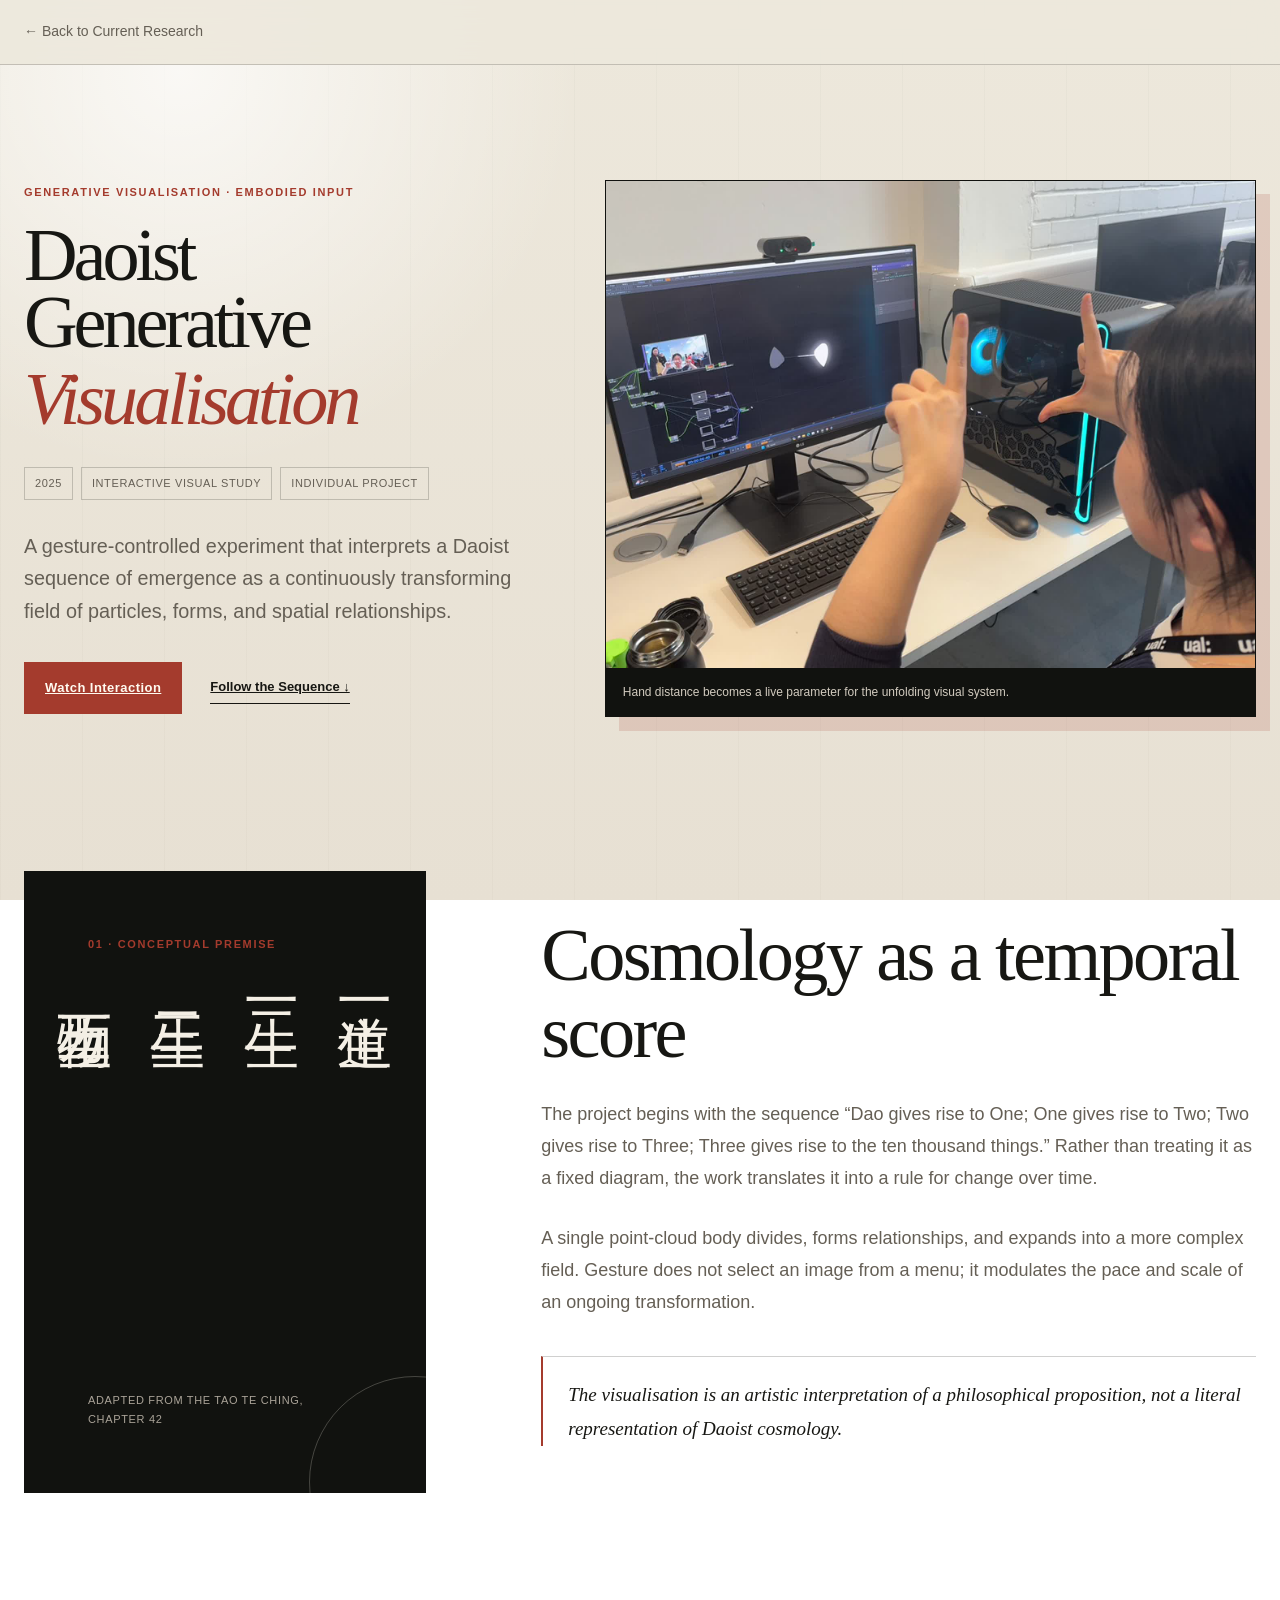
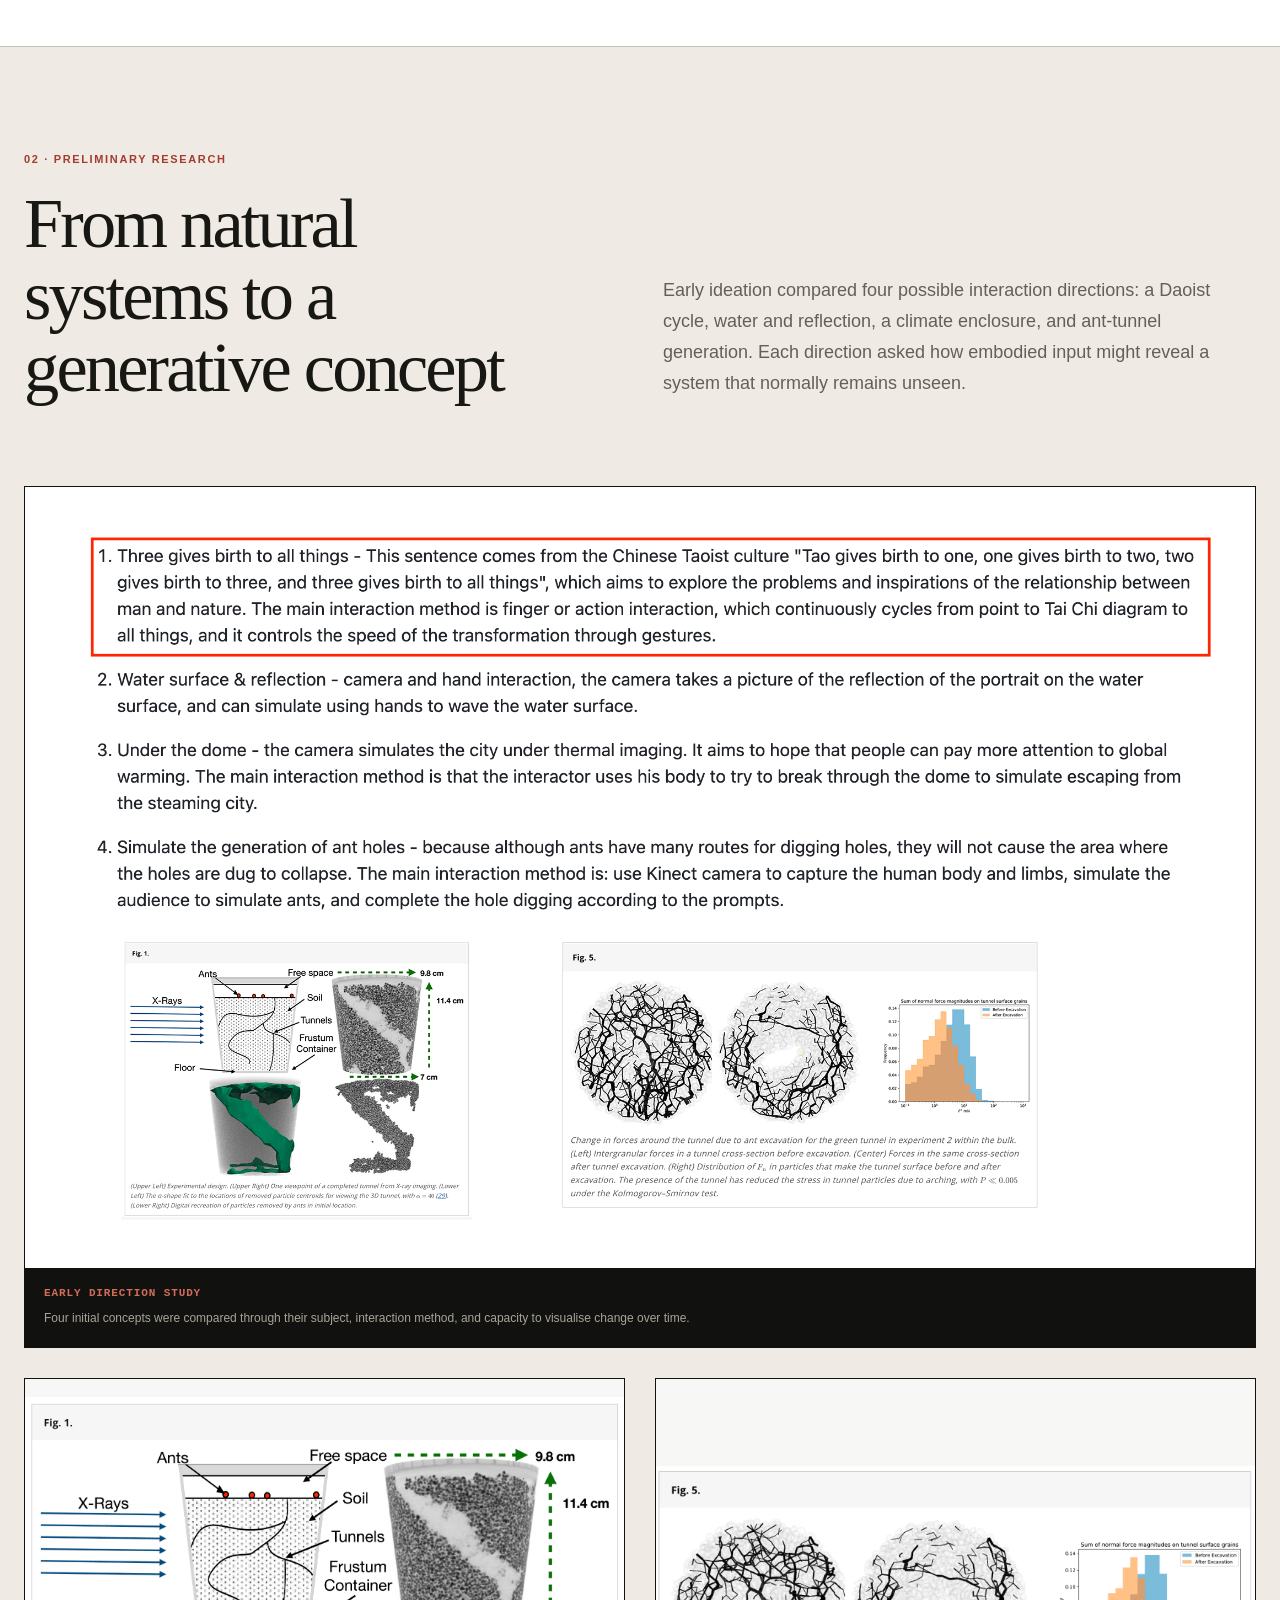
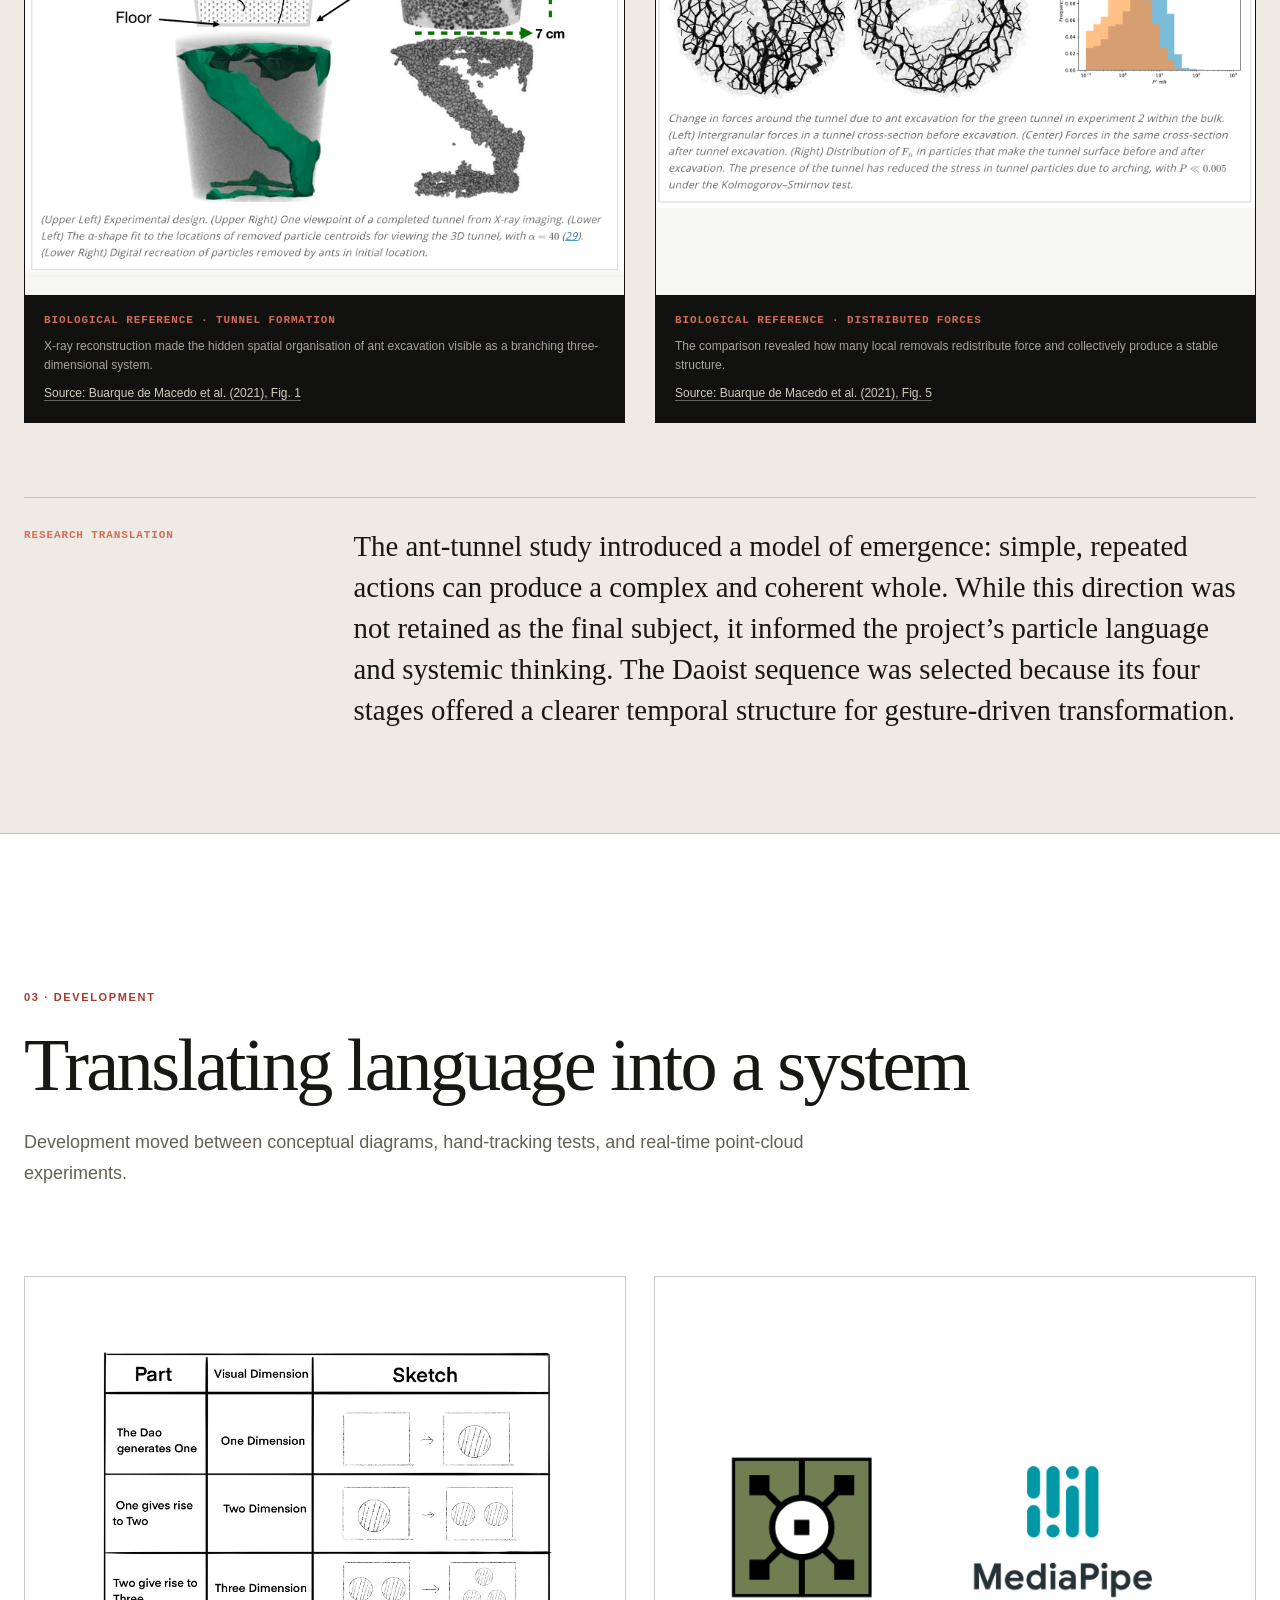
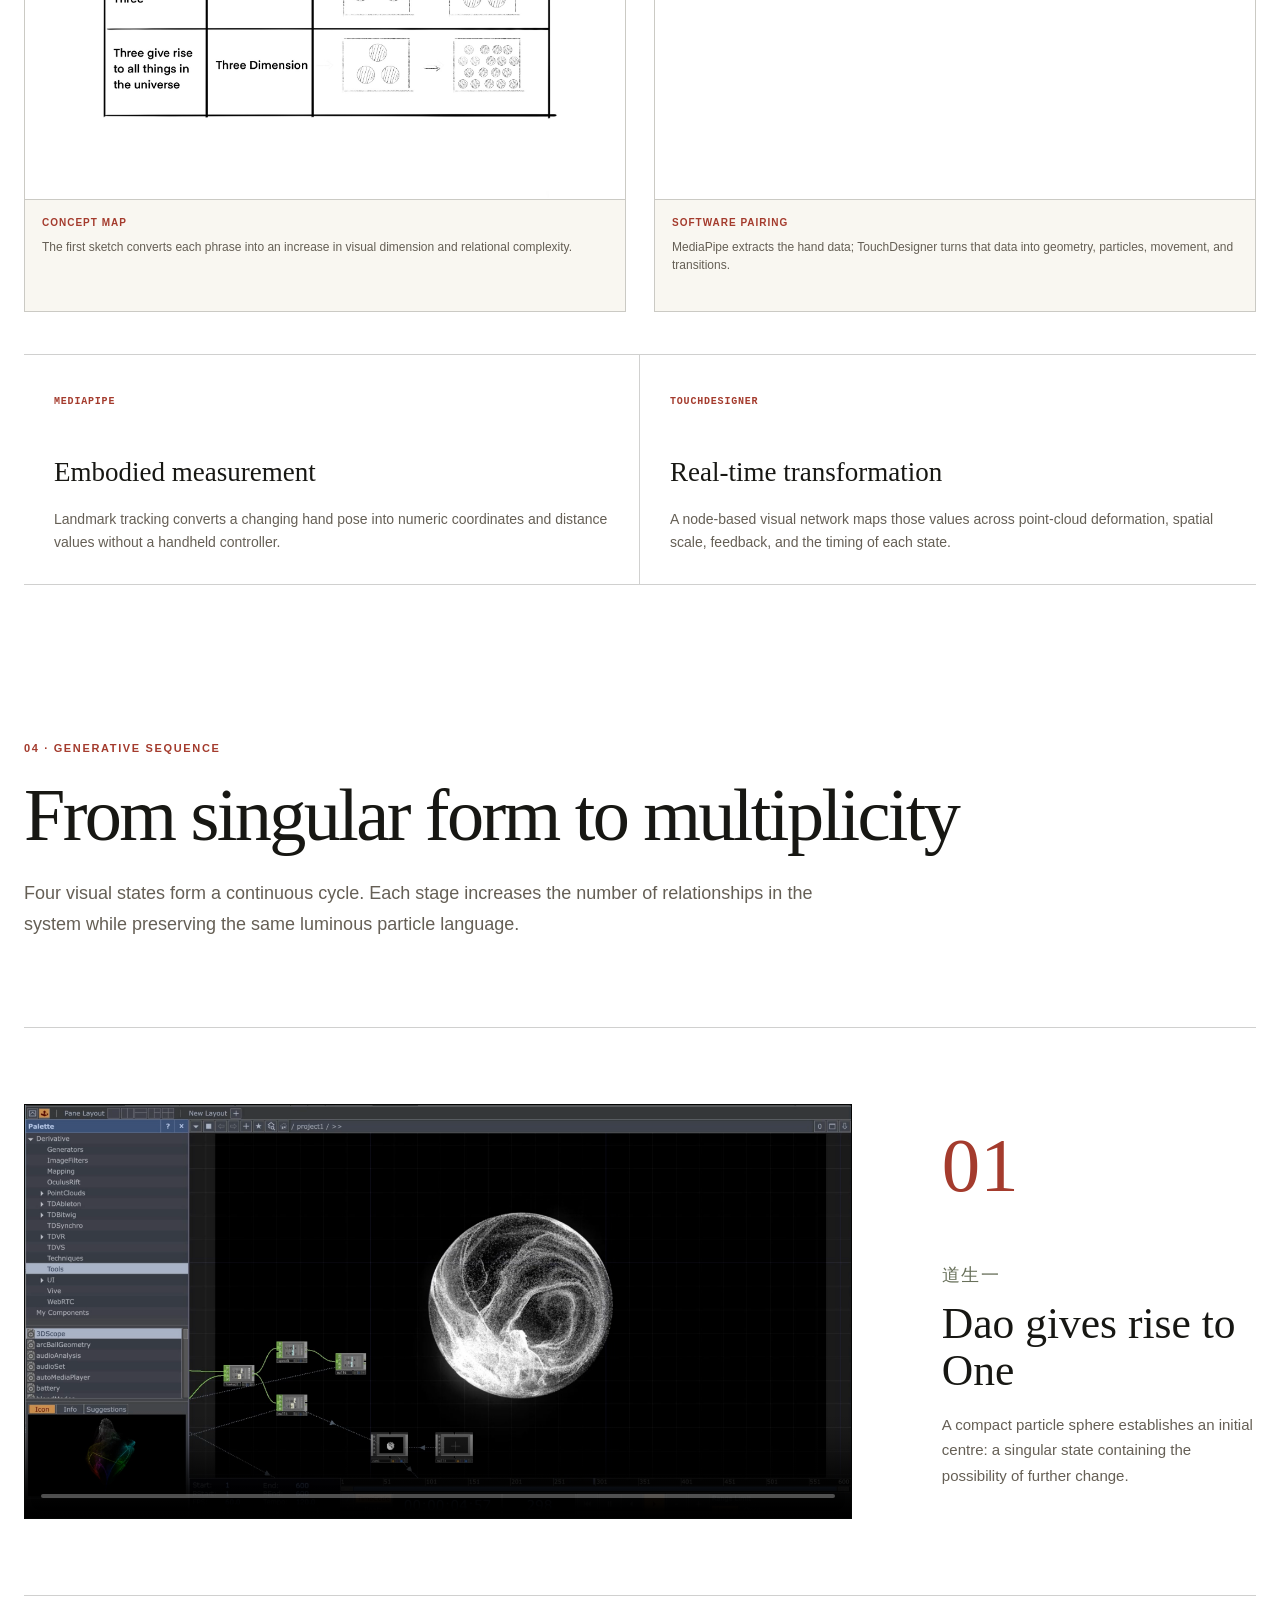
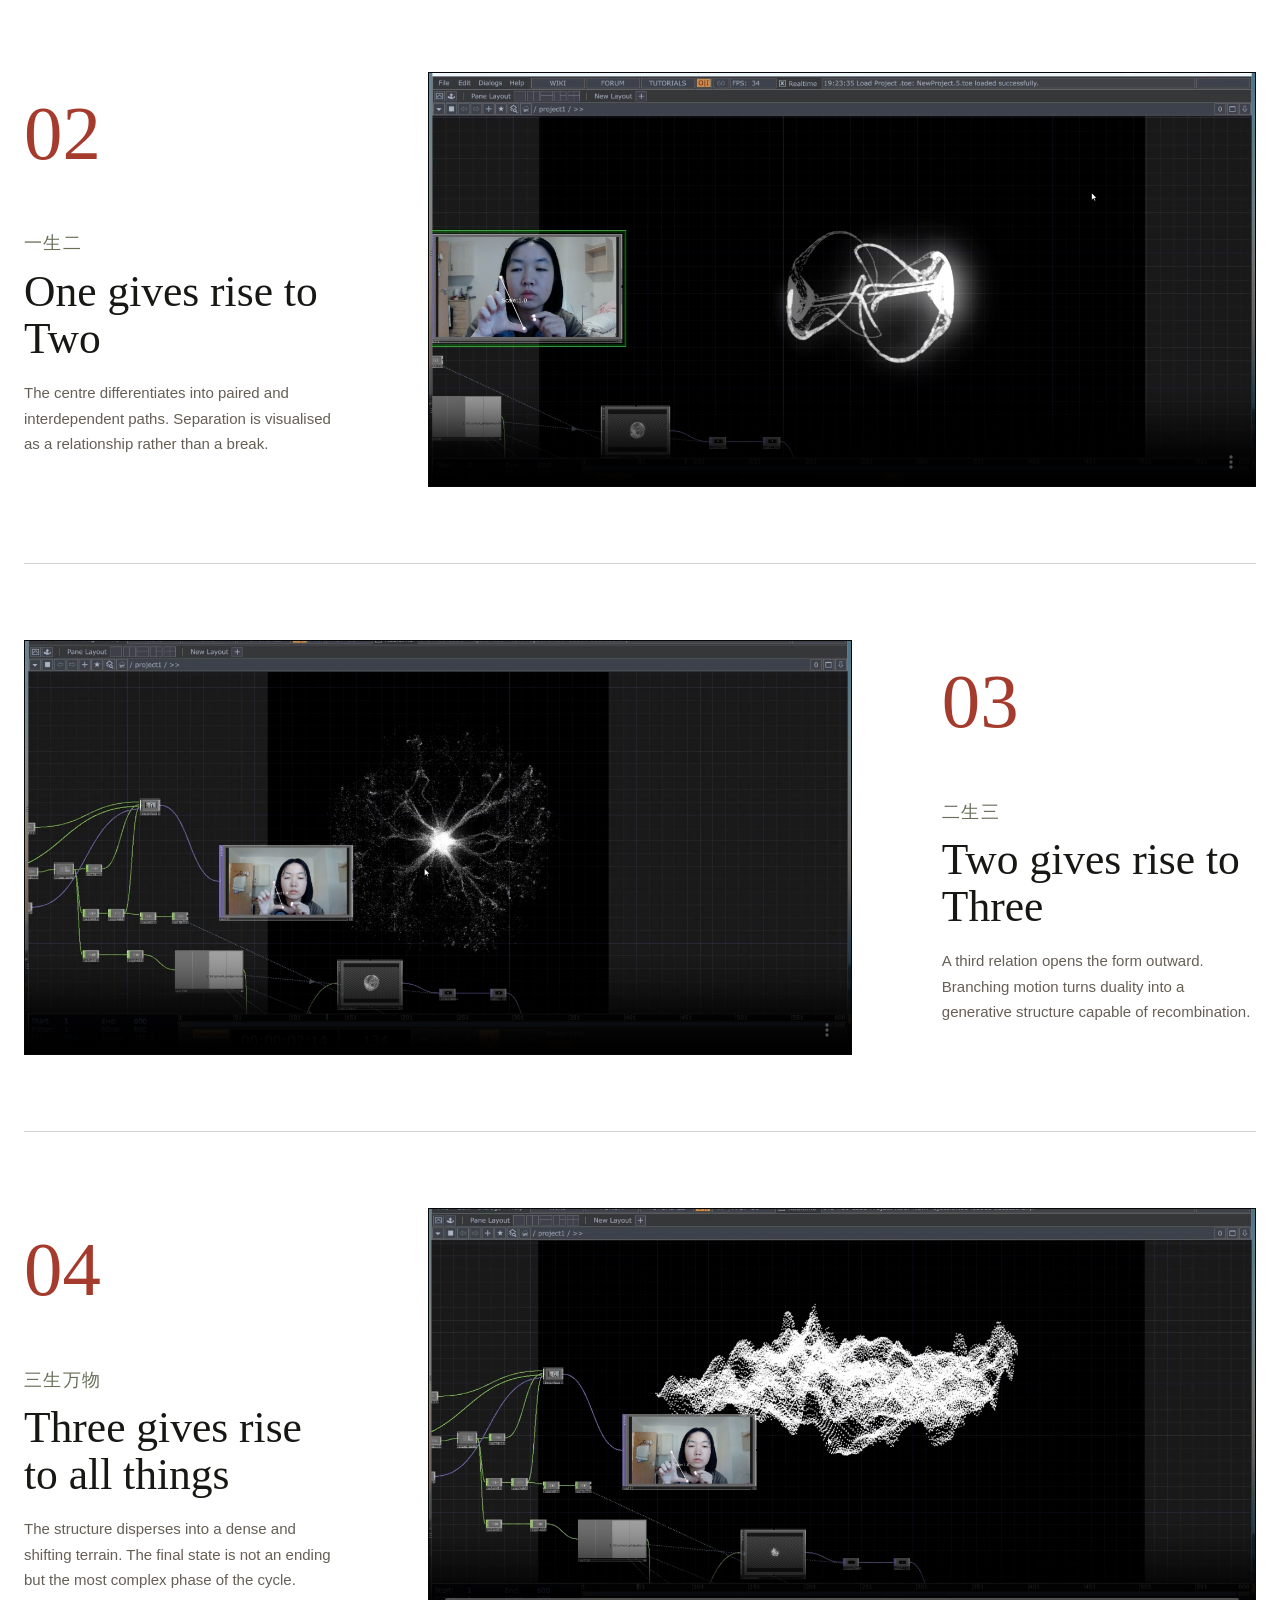
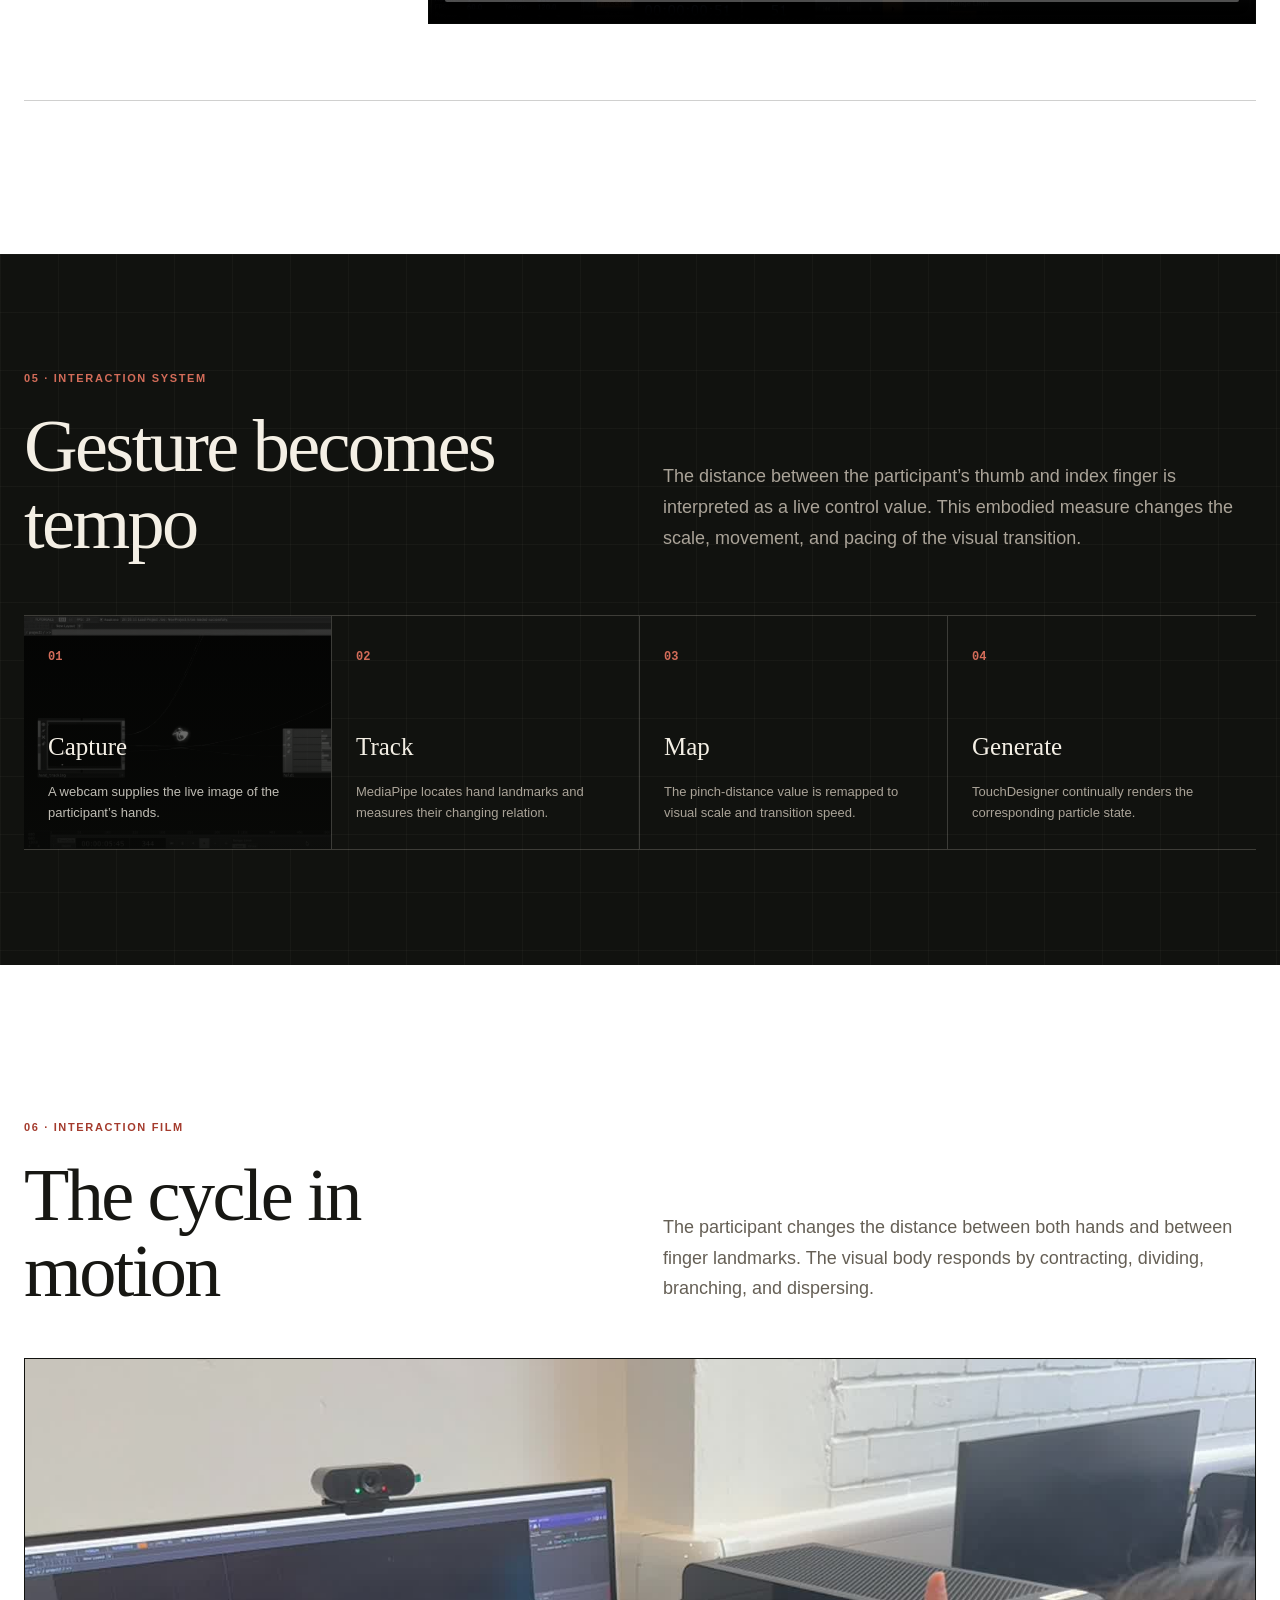
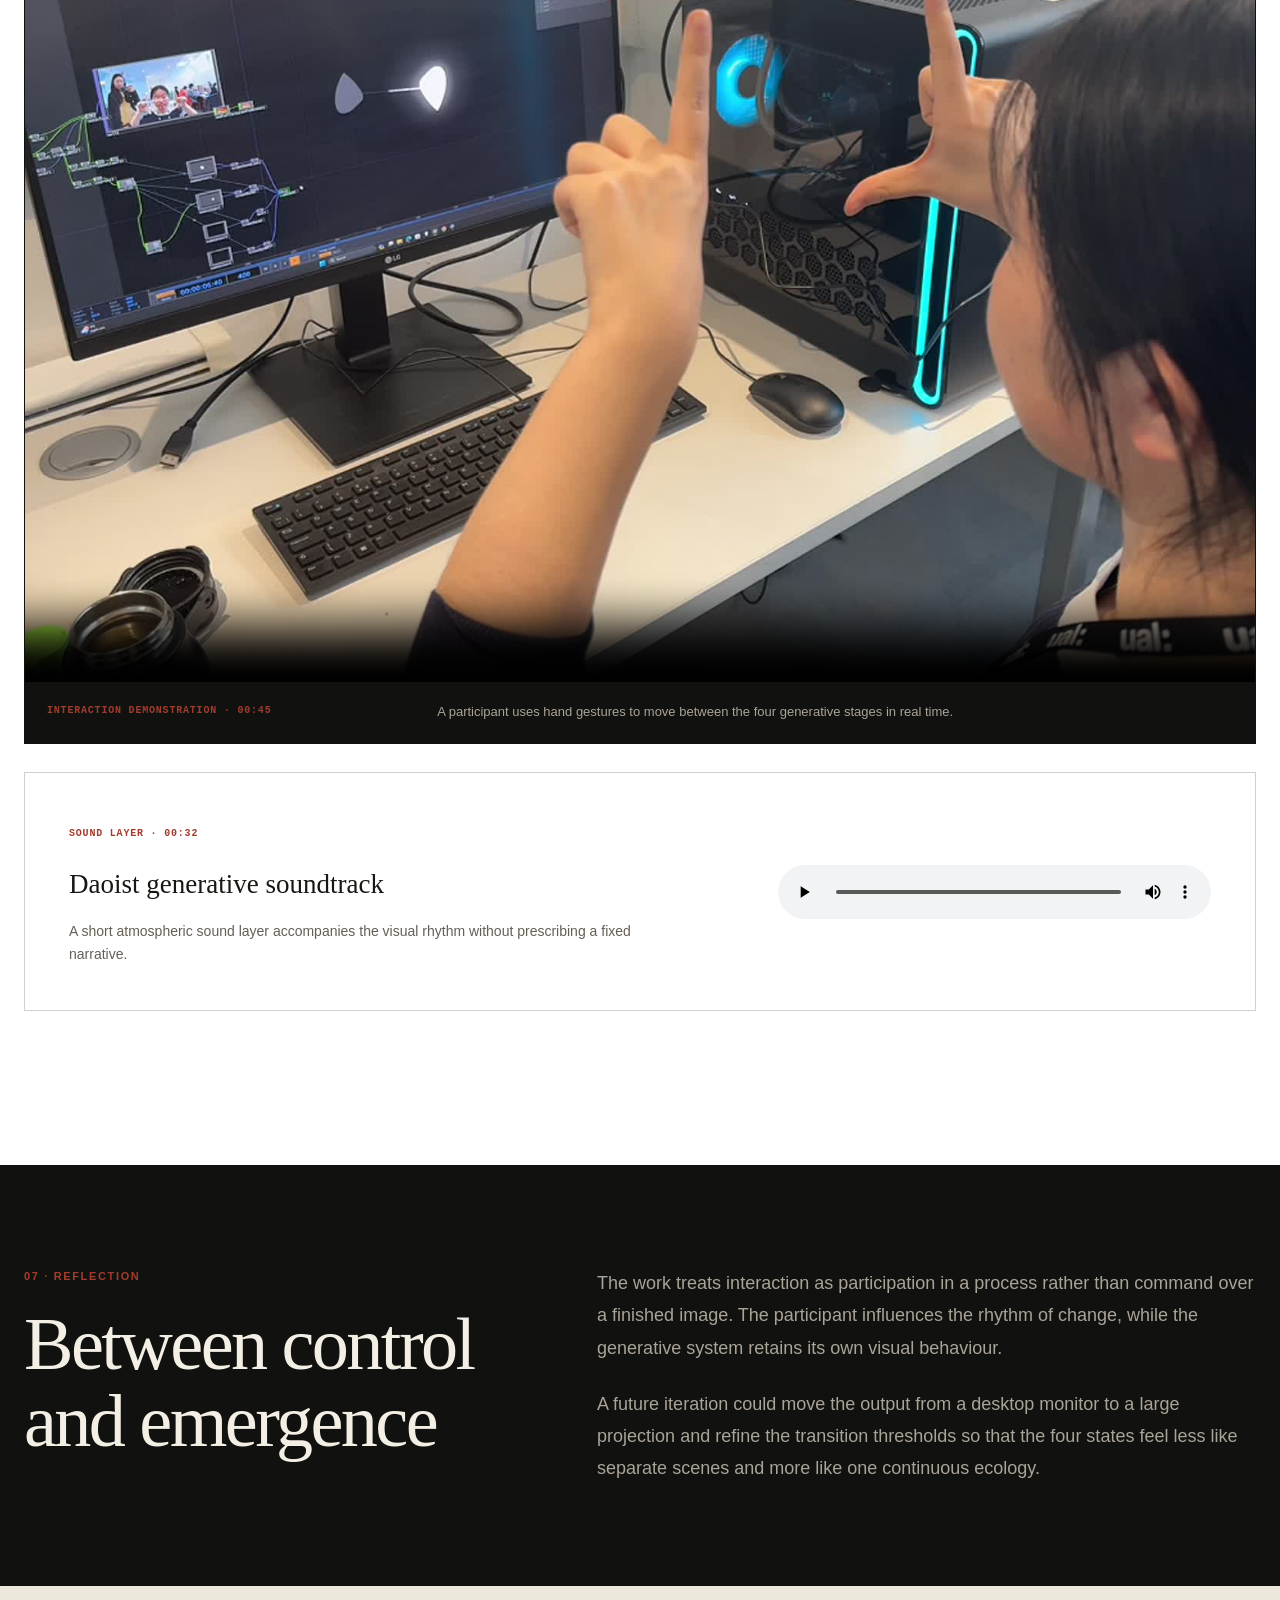
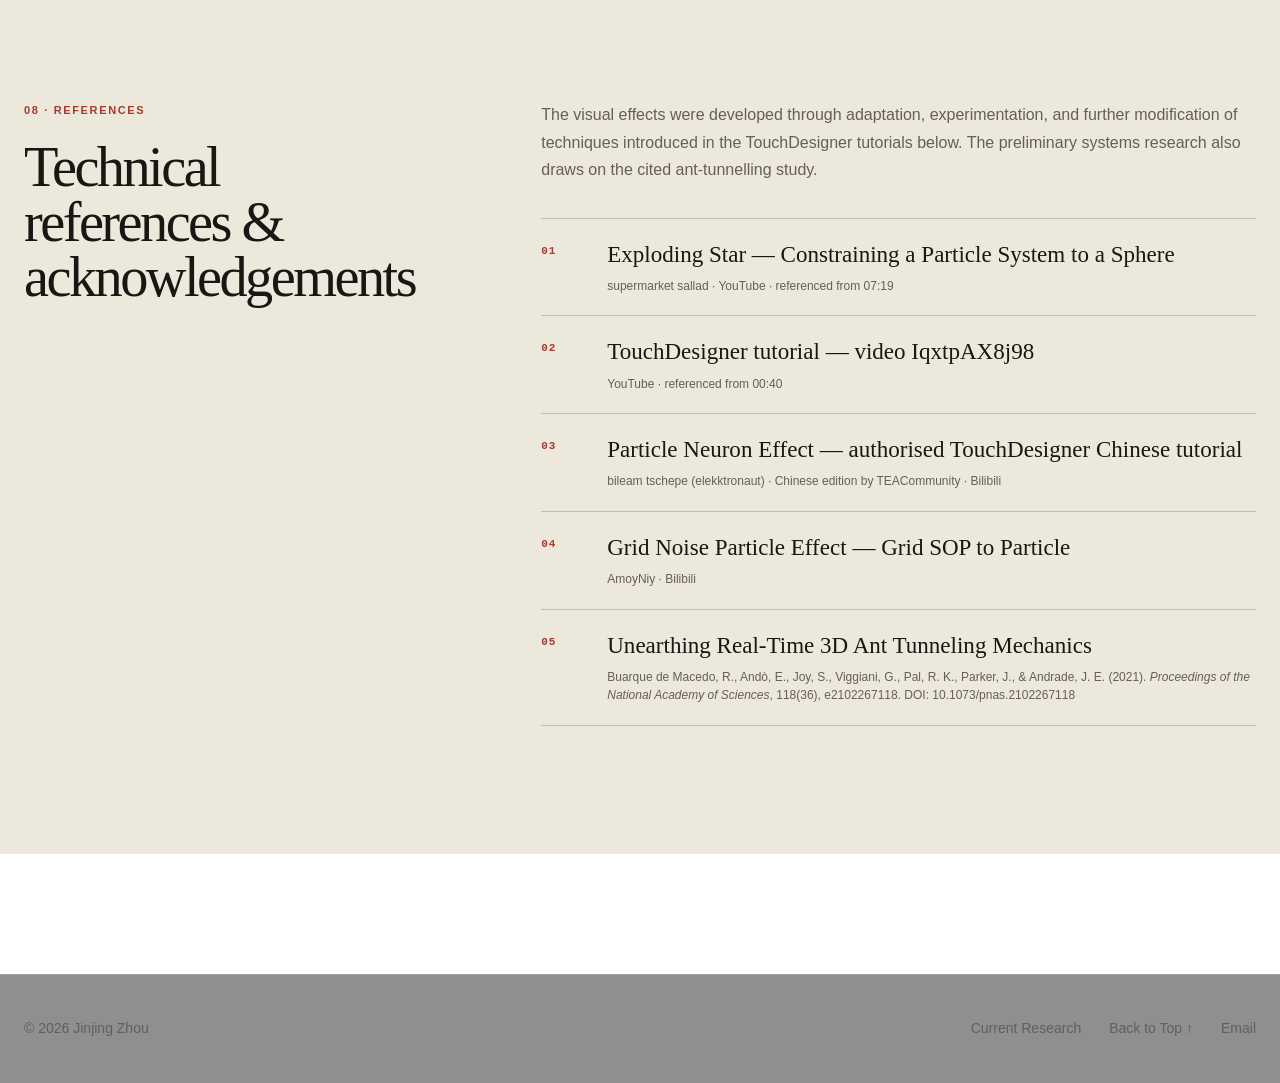
<file: project-14.html>
<!DOCTYPE html>
<html lang="en">
  <head>
    <meta charset="UTF-8">
    <meta name="viewport" content="width=device-width, initial-scale=1.0">
    <meta
      name="description"
      content="Daoist Generative Visualisation — a gesture-controlled TouchDesigner experiment by Jinjing Zhou that translates a Daoist cosmological sequence into evolving point-cloud forms."
    >
    <meta name="theme-color" content="#ede8dc">

    <meta property="og:type" content="website">
    <meta property="og:title" content="Daoist Generative Visualisation | Jinjing Zhou">
    <meta
      property="og:description"
      content="A gesture-controlled visual experiment moving from one to two, two to three, and three to multiplicity through MediaPipe tracking and real-time point-cloud generation."
    >
    <meta property="og:url" content="https://jinjingzhou.github.io/project-14.html">
    <meta
      property="og:image"
      content="https://jinjingzhou.github.io/image/daoist-generative/daoist-cover.jpg"
    >
    <meta name="twitter:card" content="summary_large_image">

    <title>Daoist Generative Visualisation | Jinjing Zhou</title>
    <link rel="stylesheet" href="style.css">
  </head>

  <body id="top" class="dao-page">
    <header class="project-detail-nav">
      <div class="container">
        <a class="back-link" href="index.html#projects">
          ← Back to Current Research
        </a>
      </div>
    </header>

    <main class="dao-main">
      <section class="dao-hero">
        <div class="container dao-hero-grid">
          <div class="dao-hero-copy">
            <p class="dao-kicker">Generative Visualisation · Embodied Input</p>
            <h1>
              <span>Daoist</span>
              <span>Generative</span>
              <span class="dao-title-accent">Visualisation</span>
            </h1>

            <div class="dao-meta" aria-label="Project information">
              <span>2025</span>
              <span>Interactive Visual Study</span>
              <span>Individual Project</span>
            </div>

            <p class="dao-lede">
              A gesture-controlled experiment that interprets a Daoist sequence
              of emergence as a continuously transforming field of particles,
              forms, and spatial relationships.
            </p>

            <div class="dao-actions">
              <a class="dao-primary-action" href="#project-video">Watch Interaction</a>
              <a class="dao-text-action" href="#generative-sequence">
                Follow the Sequence ↓
              </a>
            </div>
          </div>

          <figure class="dao-hero-figure">
            <img
              src="image/daoist-generative/daoist-cover.jpg"
              alt="A participant uses both hands to control a white generative form in TouchDesigner"
            >
            <figcaption>
              Hand distance becomes a live parameter for the unfolding visual system.
            </figcaption>
          </figure>
        </div>
      </section>

      <section class="dao-section dao-premise-section">
        <div class="container dao-premise-grid">
          <div class="dao-verse-panel">
            <p class="dao-kicker">01 · Conceptual Premise</p>
            <blockquote class="dao-verse" lang="zh-Hans">
              <span>道生一</span>
              <span>一生二</span>
              <span>二生三</span>
              <span>三生万物</span>
            </blockquote>
            <p class="dao-verse-source">Adapted from the Tao Te Ching, Chapter 42</p>
          </div>

          <div class="dao-section-copy">
            <h2>Cosmology as a temporal score</h2>
            <p>
              The project begins with the sequence “Dao gives rise to One; One
              gives rise to Two; Two gives rise to Three; Three gives rise to the
              ten thousand things.” Rather than treating it as a fixed diagram,
              the work translates it into a rule for change over time.
            </p>
            <p>
              A single point-cloud body divides, forms relationships, and expands
              into a more complex field. Gesture does not select an image from a
              menu; it modulates the pace and scale of an ongoing transformation.
            </p>
            <p class="dao-context-note">
              The visualisation is an artistic interpretation of a philosophical
              proposition, not a literal representation of Daoist cosmology.
            </p>
          </div>
        </div>
      </section>

      <section class="dao-section dao-research-section">
        <div class="container">
          <div class="dao-research-heading">
            <div>
              <p class="dao-kicker">02 · Preliminary Research</p>
              <h2>From natural systems to a generative concept</h2>
            </div>
            <p>
              Early ideation compared four possible interaction directions:
              a Daoist cycle, water and reflection, a climate enclosure, and
              ant-tunnel generation. Each direction asked how embodied input
              might reveal a system that normally remains unseen.
            </p>
          </div>

          <figure class="dao-research-board">
            <img
              src="image/daoist-generative/early-direction-study.png"
              alt="Early concept board comparing four interactive directions and highlighting the Daoist generative cycle"
              loading="lazy"
              decoding="async"
            >
            <figcaption>
              <span>Early Direction Study</span>
              Four initial concepts were compared through their subject,
              interaction method, and capacity to visualise change over time.
            </figcaption>
          </figure>

          <div class="dao-research-study-grid">
            <figure>
              <img
                src="image/daoist-generative/ant-tunnel-xray-study.png"
                alt="Scientific diagram showing an X-ray ant-tunnel experiment and a reconstructed three-dimensional tunnel"
                loading="lazy"
                decoding="async"
              >
              <figcaption>
                <span>Biological Reference · Tunnel Formation</span>
                X-ray reconstruction made the hidden spatial organisation of
                ant excavation visible as a branching three-dimensional system.
                <a
                  class="dao-research-source"
                  href="https://doi.org/10.1073/pnas.2102267118"
                  target="_blank"
                  rel="noopener noreferrer"
                >Source: Buarque de Macedo et al. (2021), Fig. 1</a>
              </figcaption>
            </figure>

            <figure>
              <img
                src="image/daoist-generative/ant-tunnel-force-study.png"
                alt="Scientific visualisation comparing granular forces around an ant tunnel before and after excavation"
                loading="lazy"
                decoding="async"
              >
              <figcaption>
                <span>Biological Reference · Distributed Forces</span>
                The comparison revealed how many local removals redistribute
                force and collectively produce a stable structure.
                <a
                  class="dao-research-source"
                  href="https://doi.org/10.1073/pnas.2102267118"
                  target="_blank"
                  rel="noopener noreferrer"
                >Source: Buarque de Macedo et al. (2021), Fig. 5</a>
              </figcaption>
            </figure>
          </div>

          <div class="dao-research-takeaway">
            <span>Research Translation</span>
            <p>
              The ant-tunnel study introduced a model of emergence: simple,
              repeated actions can produce a complex and coherent whole. While
              this direction was not retained as the final subject, it informed
              the project’s particle language and systemic thinking. The Daoist
              sequence was selected because its four stages offered a clearer
              temporal structure for gesture-driven transformation.
            </p>
          </div>
        </div>
      </section>

      <section class="dao-section dao-process-section">
        <div class="container">
          <div class="dao-wide-heading">
            <p class="dao-kicker">03 · Development</p>
            <h2>Translating language into a system</h2>
            <p>
              Development moved between conceptual diagrams, hand-tracking tests,
              and real-time point-cloud experiments.
            </p>
          </div>

          <div class="dao-process-grid">
            <figure class="dao-process-card dao-process-card-large">
              <img
                src="image/daoist-generative/concept-sketch.jpg"
                alt="A hand-drawn table mapping the Daoist sequence to one-, two-, and three-dimensional visual stages"
              >
              <figcaption>
                <span>Concept Map</span>
                The first sketch converts each phrase into an increase in visual
                dimension and relational complexity.
              </figcaption>
            </figure>

            <figure class="dao-process-card">
              <img
                src="image/daoist-generative/software-components.png"
                alt="TouchDesigner and MediaPipe logos arranged side by side"
              >
              <figcaption>
                <span>Software Pairing</span>
                MediaPipe extracts the hand data; TouchDesigner turns that data
                into geometry, particles, movement, and transitions.
              </figcaption>
            </figure>
          </div>

          <div class="dao-tool-notes">
            <article>
              <span>MediaPipe</span>
              <h3>Embodied measurement</h3>
              <p>
                Landmark tracking converts a changing hand pose into numeric
                coordinates and distance values without a handheld controller.
              </p>
            </article>
            <article>
              <span>TouchDesigner</span>
              <h3>Real-time transformation</h3>
              <p>
                A node-based visual network maps those values across point-cloud
                deformation, spatial scale, feedback, and the timing of each state.
              </p>
            </article>
          </div>
        </div>
      </section>

      <section id="generative-sequence" class="dao-section dao-sequence-section">
        <div class="container">
          <div class="dao-wide-heading">
            <p class="dao-kicker">04 · Generative Sequence</p>
            <h2>From singular form to multiplicity</h2>
            <p>
              Four visual states form a continuous cycle. Each stage increases
              the number of relationships in the system while preserving the
              same luminous particle language.
            </p>
          </div>

          <div class="dao-sequence-list">
            <article class="dao-stage">
              <figure class="dao-stage-visual">
                <video
                  autoplay
                  muted
                  loop
                  playsinline
                  controls
                  preload="metadata"
                  poster="image/daoist-generative/dao-to-one.png"
                  aria-label="TouchDesigner animation showing a single luminous spherical point-cloud form"
                >
                  <source
                    src="image/daoist-generative/dao-to-one.mp4"
                    type="video/mp4"
                  >
                  Your browser does not support embedded video.
                </video>
              </figure>
              <div class="dao-stage-copy">
                <span>01</span>
                <p lang="zh-Hans">道生一</p>
                <h3>Dao gives rise to One</h3>
                <p>
                  A compact particle sphere establishes an initial centre: a
                  singular state containing the possibility of further change.
                </p>
              </div>
            </article>

            <article class="dao-stage dao-stage-reverse">
              <figure class="dao-stage-visual">
                <video
                  autoplay
                  muted
                  loop
                  playsinline
                  controls
                  preload="metadata"
                  poster="image/daoist-generative/one-to-two.png"
                  aria-label="TouchDesigner animation showing a luminous form dividing into two interwoven loops"
                >
                  <source
                    src="image/daoist-generative/one-to-two.mp4"
                    type="video/mp4"
                  >
                  Your browser does not support embedded video.
                </video>
              </figure>
              <div class="dao-stage-copy">
                <span>02</span>
                <p lang="zh-Hans">一生二</p>
                <h3>One gives rise to Two</h3>
                <p>
                  The centre differentiates into paired and interdependent paths.
                  Separation is visualised as a relationship rather than a break.
                </p>
              </div>
            </article>

            <article class="dao-stage">
              <figure class="dao-stage-visual">
                <video
                  autoplay
                  muted
                  loop
                  playsinline
                  controls
                  preload="metadata"
                  poster="image/daoist-generative/two-to-three.png"
                  aria-label="TouchDesigner animation showing a radiant three-directional branching point-cloud form"
                >
                  <source
                    src="image/daoist-generative/two-to-three.mp4"
                    type="video/mp4"
                  >
                  Your browser does not support embedded video.
                </video>
              </figure>
              <div class="dao-stage-copy">
                <span>03</span>
                <p lang="zh-Hans">二生三</p>
                <h3>Two gives rise to Three</h3>
                <p>
                  A third relation opens the form outward. Branching motion turns
                  duality into a generative structure capable of recombination.
                </p>
              </div>
            </article>

            <article class="dao-stage dao-stage-reverse">
              <figure class="dao-stage-visual">
                <video
                  autoplay
                  muted
                  loop
                  playsinline
                  controls
                  preload="metadata"
                  poster="image/daoist-generative/three-to-things.png"
                  aria-label="TouchDesigner animation showing a wide landscape-like field composed of many white particles"
                >
                  <source
                    src="image/daoist-generative/three-to-things.mp4"
                    type="video/mp4"
                  >
                  Your browser does not support embedded video.
                </video>
              </figure>
              <div class="dao-stage-copy">
                <span>04</span>
                <p lang="zh-Hans">三生万物</p>
                <h3>Three gives rise to all things</h3>
                <p>
                  The structure disperses into a dense and shifting terrain. The
                  final state is not an ending but the most complex phase of the cycle.
                </p>
              </div>
            </article>
          </div>
        </div>
      </section>

      <section id="interaction-system" class="dao-system-section">
        <div class="container">
          <div class="dao-system-heading">
            <div>
              <p class="dao-kicker">05 · Interaction System</p>
              <h2>Gesture becomes tempo</h2>
            </div>
            <p>
              The distance between the participant’s thumb and index finger is
              interpreted as a live control value. This embodied measure changes
              the scale, movement, and pacing of the visual transition.
            </p>
          </div>

          <ol class="dao-system-flow">
            <li class="dao-system-step-capture">
              <video
                class="dao-capture-background"
                autoplay
                muted
                loop
                playsinline
                preload="metadata"
                poster="image/daoist-generative/capture-background-poster.jpg"
                aria-hidden="true"
                tabindex="-1"
              >
                <source
                  src="image/daoist-generative/capture-background.mp4"
                  type="video/mp4"
                >
              </video>
              <span>01</span>
              <h3>Capture</h3>
              <p>A webcam supplies the live image of the participant’s hands.</p>
            </li>
            <li>
              <span>02</span>
              <h3>Track</h3>
              <p>MediaPipe locates hand landmarks and measures their changing relation.</p>
            </li>
            <li>
              <span>03</span>
              <h3>Map</h3>
              <p>The pinch-distance value is remapped to visual scale and transition speed.</p>
            </li>
            <li>
              <span>04</span>
              <h3>Generate</h3>
              <p>TouchDesigner continually renders the corresponding particle state.</p>
            </li>
          </ol>
        </div>
      </section>

      <section id="project-video" class="dao-section dao-demo-section">
        <div class="container">
          <div class="dao-demo-heading">
            <div>
              <p class="dao-kicker">06 · Interaction Film</p>
              <h2>The cycle in motion</h2>
            </div>
            <p>
              The participant changes the distance between both hands and between
              finger landmarks. The visual body responds by contracting, dividing,
              branching, and dispersing.
            </p>
          </div>

          <div class="dao-film-shell">
            <video
              controls
              playsinline
              preload="metadata"
              poster="image/daoist-generative/daoist-cover.jpg"
              aria-label="Demonstration of the Daoist Generative Visualisation interaction"
            >
              <source
                src="image/daoist-generative/daoist-interaction.mp4"
                type="video/mp4"
              >
              Your browser does not support embedded video.
            </video>
            <div class="dao-film-caption">
              <span>Interaction Demonstration · 00:45</span>
              <p>
                A participant uses hand gestures to move between the four
                generative stages in real time.
              </p>
            </div>
          </div>

          <div class="dao-soundtrack">
            <div>
              <span>Sound Layer · 00:32</span>
              <h3>Daoist generative soundtrack</h3>
              <p>
                A short atmospheric sound layer accompanies the visual rhythm
                without prescribing a fixed narrative.
              </p>
            </div>
            <audio controls preload="metadata">
              <source
                src="image/daoist-generative/daoist-soundtrack.mp3"
                type="audio/mpeg"
              >
              Your browser does not support embedded audio.
            </audio>
          </div>
        </div>
      </section>

      <section class="dao-section dao-reflection-section">
        <div class="container dao-reflection-grid">
          <div>
            <p class="dao-kicker">07 · Reflection</p>
            <h2>Between control and emergence</h2>
          </div>
          <div>
            <p>
              The work treats interaction as participation in a process rather
              than command over a finished image. The participant influences the
              rhythm of change, while the generative system retains its own visual behaviour.
            </p>
            <p>
              A future iteration could move the output from a desktop monitor to
              a large projection and refine the transition thresholds so that the
              four states feel less like separate scenes and more like one continuous ecology.
            </p>
          </div>
        </div>
      </section>

      <section class="dao-section dao-references-section" aria-labelledby="dao-references-title">
        <div class="container dao-references-grid">
          <div>
            <p class="dao-kicker">08 · References</p>
            <h2 id="dao-references-title">Technical references &amp; acknowledgements</h2>
          </div>

          <div>
            <p class="dao-references-intro">
              The visual effects were developed through adaptation,
              experimentation, and further modification of techniques introduced
              in the TouchDesigner tutorials below. The preliminary systems
              research also draws on the cited ant-tunnelling study.
            </p>

            <ol class="dao-reference-list">
              <li>
                <span>01</span>
                <a
                  href="https://www.youtube.com/watch?v=WS2Ww6zYgJw&amp;t=439s"
                  target="_blank"
                  rel="noopener noreferrer"
                >
                  <cite>Exploding Star — Constraining a Particle System to a Sphere</cite>
                  <small>supermarket sallad · YouTube · referenced from 07:19</small>
                </a>
              </li>
              <li>
                <span>02</span>
                <a
                  href="https://www.youtube.com/watch?v=IqxtpAX8j98&amp;t=40s"
                  target="_blank"
                  rel="noopener noreferrer"
                >
                  <cite>TouchDesigner tutorial — video IqxtpAX8j98</cite>
                  <small>YouTube · referenced from 00:40</small>
                </a>
              </li>
              <li>
                <span>03</span>
                <a
                  href="https://www.bilibili.com/video/BV1ow4m1Y7qu/"
                  target="_blank"
                  rel="noopener noreferrer"
                >
                  <cite>Particle Neuron Effect — authorised TouchDesigner Chinese tutorial</cite>
                  <small>bileam tschepe (elekktronaut) · Chinese edition by TEACommunity · Bilibili</small>
                </a>
              </li>
              <li>
                <span>04</span>
                <a
                  href="https://www.bilibili.com/video/BV1yG4y1A7CS/"
                  target="_blank"
                  rel="noopener noreferrer"
                >
                  <cite>Grid Noise Particle Effect — Grid SOP to Particle</cite>
                  <small>AmoyNiy · Bilibili</small>
                </a>
              </li>
              <li>
                <span>05</span>
                <a
                  href="https://doi.org/10.1073/pnas.2102267118"
                  target="_blank"
                  rel="noopener noreferrer"
                >
                  <cite>Unearthing Real-Time 3D Ant Tunneling Mechanics</cite>
                  <small>
                    Buarque de Macedo, R., Andò, E., Joy, S., Viggiani, G.,
                    Pal, R. K., Parker, J., &amp; Andrade, J. E. (2021).
                    <em>Proceedings of the National Academy of Sciences</em>,
                    118(36), e2102267118. DOI: 10.1073/pnas.2102267118
                  </small>
                </a>
              </li>
            </ol>
          </div>
        </div>
      </section>
    </main>

    <footer class="project-footer dao-footer">
      <div class="container project-footer-content">
        <p>© 2026 Jinjing Zhou</p>

        <div class="project-footer-links">
          <a href="index.html#projects">Current Research</a>
          <a href="#top">Back to Top ↑</a>
          <a href="mailto:zhoujinjing2023@163.com">Email</a>
        </div>
      </div>
    </footer>
  </body>
</html>
</file>
<file: style.css>
/* 基础设置 */
:root {
  --content-width: 1280px;
  --gradient-start: #e8c5d2;
  --gradient-end: #a8cfdb;

  --text: #173128;
  --secondary-text: #5f6d66;
  --surface: #fffdf8;
  --accent: #a1402f;
  --line: rgba(23, 49, 40, 0.2);
}

/* Daoist Generative Visualisation: current research project page */
.dao-page {
  --text: #171713;
  --secondary-text: #655f55;
  --accent: #a43b2d;
  --dao-paper: #ede8dc;
  --dao-paper-deep: #ded6c7;
  --dao-ink: #11120f;
  --dao-moss: #68705a;
  --line: rgba(23, 23, 19, 0.2);

  min-height: 100vh;
  color: var(--text);
  background:
    radial-gradient(circle at 14% 8%, rgba(255, 255, 255, 0.72), transparent 29%),
    linear-gradient(90deg, rgba(41, 39, 33, 0.025) 1px, transparent 1px),
    linear-gradient(var(--dao-paper) 0%, #e7e0d3 100%);
  background-attachment: fixed;
  background-size: auto, 82px 82px, auto;
}

.dao-page .project-detail-nav {
  background: rgba(237, 232, 220, 0.9);
  border-bottom-color: var(--line);
  backdrop-filter: blur(14px);
}

.dao-page .project-detail-nav .back-link,
.dao-page .project-footer p,
.dao-page .project-footer-links a {
  color: var(--secondary-text);
}

.dao-page .project-detail-nav .back-link:hover,
.dao-page .project-footer-links a:hover {
  color: var(--accent);
}

.dao-main {
  overflow: hidden;
}

.dao-kicker {
  margin: 0 0 20px;
  color: var(--accent);
  font-family: Arial, Helvetica, sans-serif;
  font-size: 11px;
  font-weight: bold;
  letter-spacing: 0.15em;
  text-transform: uppercase;
}

.dao-hero {
  padding: clamp(74px, 9vw, 132px) 0 0;
}

.dao-hero-grid {
  display: grid;
  grid-template-columns: minmax(0, 0.86fr) minmax(0, 1.14fr);
  gap: clamp(48px, 7vw, 104px);
  align-items: center;
}

.dao-hero-copy h1 {
  max-width: 720px;
  margin: 0 0 34px;
  font-family: Georgia, "Times New Roman", serif;
  font-size: clamp(52px, 5.8vw, 88px);
  font-weight: normal;
  line-height: 0.9;
  letter-spacing: -0.055em;
}

.dao-hero-copy h1 span {
  display: block;
}

.dao-title-accent {
  margin-top: 0.14em;
  color: var(--accent);
  font-style: italic;
}

.dao-meta {
  margin-bottom: 30px;
  display: flex;
  flex-wrap: wrap;
  gap: 8px;
}

.dao-meta span {
  padding: 6px 10px;
  color: var(--secondary-text);
  font-size: 11px;
  letter-spacing: 0.055em;
  text-transform: uppercase;
  border: 1px solid var(--line);
}

.dao-lede {
  max-width: 620px;
  margin: 0;
  color: var(--secondary-text);
  font-size: clamp(18px, 1.55vw, 23px);
  line-height: 1.65;
}

.dao-actions {
  margin-top: 34px;
  display: flex;
  flex-wrap: wrap;
  gap: 18px 28px;
  align-items: center;
}

.dao-primary-action {
  padding: 14px 20px;
  color: #fffaf0;
  font-size: 13px;
  font-weight: bold;
  letter-spacing: 0.035em;
  background: var(--accent);
  border: 1px solid var(--accent);
}

.dao-primary-action:hover {
  color: var(--accent);
  background: transparent;
}

.dao-text-action {
  padding: 5px 0;
  color: var(--text);
  font-size: 13px;
  font-weight: bold;
  border-bottom: 1px solid currentColor;
}

.dao-text-action:hover {
  color: var(--accent);
}

.dao-hero-figure,
.dao-stage-visual,
.dao-system-figure,
.dao-process-card,
.dao-film-shell {
  margin: 0;
}

.dao-hero-figure {
  overflow: hidden;
  background: var(--dao-ink);
  border: 1px solid var(--dao-ink);
  box-shadow: 14px 14px 0 rgba(164, 59, 45, 0.16);
}

.dao-hero-figure img {
  width: 100%;
  aspect-ratio: 4 / 3;
  display: block;
  object-fit: cover;
}

.dao-hero-figure figcaption,
.dao-stage-visual figcaption,
.dao-system-figure figcaption,
.dao-process-card figcaption {
  padding: 15px 17px;
  color: #d2cbbf;
  font-size: 12px;
  line-height: 1.5;
  background: var(--dao-ink);
}

.dao-section {
  margin-top: clamp(112px, 12vw, 184px);
}

.dao-premise-grid {
  display: grid;
  grid-template-columns: minmax(320px, 0.72fr) minmax(0, 1.28fr);
  gap: clamp(54px, 9vw, 132px);
  align-items: center;
}

.dao-verse-panel {
  position: relative;
  min-height: 560px;
  padding: clamp(34px, 5vw, 66px);
  overflow: hidden;
  color: #f4efe5;
  background: var(--dao-ink);
}

.dao-verse-panel::after {
  position: absolute;
  right: -95px;
  bottom: -95px;
  width: 210px;
  height: 210px;
  content: "";
  border: 1px solid rgba(237, 232, 220, 0.24);
  border-radius: 50%;
}

.dao-verse {
  min-height: 390px;
  margin: 20px 0 28px;
  display: flex;
  flex-direction: row-reverse;
  justify-content: center;
  gap: clamp(22px, 3vw, 42px);
  font-family: "Songti SC", "STSong", "SimSun", Georgia, serif;
  font-size: clamp(34px, 4.3vw, 58px);
  font-weight: normal;
  line-height: 1;
}

.dao-verse span {
  writing-mode: vertical-rl;
}

.dao-verse-source {
  position: relative;
  z-index: 1;
  margin: 0;
  color: #aaa398;
  font-size: 11px;
  letter-spacing: 0.06em;
  text-transform: uppercase;
}

.dao-section-copy h2,
.dao-wide-heading h2,
.dao-system-heading h2,
.dao-demo-heading h2,
.dao-reflection-grid h2 {
  margin: 0;
  font-family: Georgia, "Times New Roman", serif;
  font-size: clamp(42px, 5.8vw, 78px);
  font-weight: normal;
  line-height: 1.03;
  letter-spacing: -0.035em;
}

.dao-section-copy > p {
  margin: 28px 0 0;
  color: var(--secondary-text);
  font-size: 18px;
  line-height: 1.78;
}

.dao-section-copy .dao-context-note {
  margin-top: 38px;
  padding: 21px 0 0 25px;
  color: var(--text);
  font-family: Georgia, "Times New Roman", serif;
  font-size: 19px;
  font-style: italic;
  border-top: 1px solid var(--line);
  border-left: 2px solid var(--accent);
}

.dao-research-section {
  padding: clamp(72px, 8vw, 112px) 0;
  background: rgba(222, 214, 199, 0.48);
  border-top: 1px solid var(--line);
  border-bottom: 1px solid var(--line);
}

.dao-research-heading {
  margin-bottom: clamp(48px, 7vw, 82px);
  display: grid;
  grid-template-columns: minmax(0, 0.95fr) minmax(300px, 1.05fr);
  gap: clamp(48px, 8vw, 118px);
  align-items: end;
}

.dao-research-heading h2 {
  max-width: 720px;
  margin: 0;
  font-family: Georgia, "Times New Roman", serif;
  font-size: clamp(42px, 5.5vw, 76px);
  font-weight: normal;
  line-height: 1.02;
  letter-spacing: -0.04em;
}

.dao-research-heading > p {
  margin: 0 0 5px;
  color: var(--secondary-text);
  font-size: 18px;
  line-height: 1.72;
}

.dao-research-board,
.dao-research-study-grid figure {
  margin: 0;
  overflow: hidden;
  background: var(--dao-ink);
  border: 1px solid var(--line);
}

.dao-research-board img,
.dao-research-study-grid img {
  width: 100%;
  display: block;
  object-fit: contain;
  background: #f7f7f5;
}

.dao-research-board img {
  aspect-ratio: 2231 / 1416;
}

.dao-research-study-grid {
  margin-top: 30px;
  display: grid;
  grid-template-columns: repeat(2, minmax(0, 1fr));
  gap: 30px;
}

.dao-research-study-grid img {
  aspect-ratio: 1.16 / 1;
}

.dao-research-board figcaption,
.dao-research-study-grid figcaption {
  padding: 17px 19px 19px;
  color: #aaa398;
  font-size: 12px;
  line-height: 1.58;
  background: var(--dao-ink);
}

.dao-research-board figcaption span,
.dao-research-study-grid figcaption span,
.dao-research-takeaway > span {
  margin-bottom: 7px;
  display: block;
  color: #d36c59;
  font-family: "Courier New", Courier, monospace;
  font-size: 11px;
  font-weight: bold;
  letter-spacing: 0.08em;
  text-transform: uppercase;
}

.dao-research-source {
  margin-top: 10px;
  display: block;
  color: #d2cbbf;
  text-decoration-color: rgba(210, 203, 191, 0.45);
  text-underline-offset: 3px;
}

.dao-research-source:hover,
.dao-research-source:focus-visible {
  color: #f4efe5;
}

.dao-research-takeaway {
  margin-top: clamp(46px, 6vw, 74px);
  padding-top: 28px;
  display: grid;
  grid-template-columns: minmax(170px, 0.42fr) minmax(0, 1.58fr);
  gap: clamp(34px, 7vw, 96px);
  border-top: 1px solid var(--line);
}

.dao-research-takeaway p {
  max-width: 900px;
  margin: 0;
  color: var(--text);
  font-family: Georgia, "Times New Roman", serif;
  font-size: clamp(22px, 2.25vw, 32px);
  line-height: 1.42;
}

.dao-wide-heading {
  max-width: 960px;
  margin-bottom: clamp(52px, 7vw, 88px);
}

.dao-wide-heading > p:last-child {
  max-width: 800px;
  margin: 24px 0 0;
  color: var(--secondary-text);
  font-size: 18px;
  line-height: 1.7;
}

.dao-sequence-list {
  border-top: 1px solid var(--line);
}

.dao-stage {
  padding: clamp(38px, 6vw, 76px) 0;
  display: grid;
  grid-template-columns: minmax(0, 1.45fr) minmax(250px, 0.55fr);
  gap: clamp(34px, 7vw, 96px);
  align-items: center;
  border-bottom: 1px solid var(--line);
}

.dao-stage-visual {
  overflow: hidden;
  background: #000;
  border: 1px solid rgba(17, 18, 15, 0.35);
}

.dao-stage-visual img,
.dao-stage-visual video {
  width: 100%;
  aspect-ratio: 2 / 1;
  display: block;
  object-fit: cover;
}

.dao-stage-copy > span {
  display: block;
  margin-bottom: clamp(38px, 5vw, 68px);
  color: var(--accent);
  font-family: Georgia, "Times New Roman", serif;
  font-size: clamp(48px, 6vw, 82px);
  line-height: 0.8;
}

.dao-stage-copy > p:first-of-type {
  margin: 0 0 9px;
  color: var(--dao-moss);
  font-family: "Songti SC", "STSong", "SimSun", Georgia, serif;
  font-size: 18px;
  letter-spacing: 0.08em;
}

.dao-stage-copy h3 {
  margin: 0 0 18px;
  font-family: Georgia, "Times New Roman", serif;
  font-size: clamp(29px, 3.4vw, 46px);
  font-weight: normal;
  line-height: 1.08;
}

.dao-stage-copy > p:last-child {
  margin: 0;
  color: var(--secondary-text);
  font-size: 15px;
  line-height: 1.7;
}

.dao-stage-reverse {
  grid-template-columns: minmax(250px, 0.55fr) minmax(0, 1.45fr);
}

.dao-stage-reverse .dao-stage-visual {
  order: 2;
}

.dao-stage-reverse .dao-stage-copy {
  order: 1;
}

.dao-system-section {
  margin-top: clamp(112px, 12vw, 184px);
  padding: clamp(82px, 9vw, 132px) 0;
  color: #f4efe5;
  background:
    linear-gradient(rgba(237, 232, 220, 0.035) 1px, transparent 1px),
    linear-gradient(90deg, rgba(237, 232, 220, 0.035) 1px, transparent 1px),
    var(--dao-ink);
  background-size: 58px 58px;
}

.dao-system-section .dao-kicker {
  color: #d36c59;
}

.dao-system-heading {
  margin-bottom: 50px;
  display: grid;
  grid-template-columns: minmax(0, 0.95fr) minmax(280px, 1.05fr);
  gap: clamp(42px, 8vw, 112px);
  align-items: end;
}

.dao-system-heading > p {
  margin: 0 0 7px;
  color: #aaa398;
  font-size: 18px;
  line-height: 1.72;
}

.dao-system-figure {
  overflow: hidden;
  border: 1px solid rgba(237, 232, 220, 0.22);
}

.dao-system-figure img {
  width: 100%;
  display: block;
}

.dao-system-figure figcaption {
  padding: 17px 20px;
  border-top: 1px solid rgba(237, 232, 220, 0.18);
}

.dao-system-flow {
  margin: 54px 0 0;
  padding: 0;
  display: grid;
  grid-template-columns: repeat(4, minmax(0, 1fr));
  list-style: none;
  border-top: 1px solid rgba(237, 232, 220, 0.2);
  border-bottom: 1px solid rgba(237, 232, 220, 0.2);
}

.dao-system-flow li {
  position: relative;
  min-height: 225px;
  padding: 25px 24px;
  overflow: hidden;
  isolation: isolate;
  border-right: 1px solid rgba(237, 232, 220, 0.2);
}

.dao-system-flow li:last-child {
  border-right: 0;
}

.dao-system-flow span {
  color: #d36c59;
  font-family: "Courier New", Courier, monospace;
  font-size: 12px;
  font-weight: bold;
}

.dao-system-flow h3 {
  margin: 58px 0 12px;
  font-family: Georgia, "Times New Roman", serif;
  font-size: 25px;
  font-weight: normal;
}

.dao-system-flow p {
  margin: 0;
  color: #aaa398;
  font-size: 13px;
  line-height: 1.65;
}

.dao-system-flow li > span,
.dao-system-flow li > h3,
.dao-system-flow li > p {
  position: relative;
  z-index: 2;
}

.dao-system-step-capture::after {
  position: absolute;
  z-index: 1;
  inset: 0;
  content: "";
  pointer-events: none;
  background: linear-gradient(
    180deg,
    rgba(9, 10, 8, 0.42) 0%,
    rgba(9, 10, 8, 0.62) 55%,
    rgba(9, 10, 8, 0.88) 100%
  );
}

.dao-capture-background {
  position: absolute;
  z-index: 0;
  inset: 0;
  width: 100%;
  height: 100%;
  display: block;
  object-fit: cover;
  object-position: center;
  filter: grayscale(1) contrast(1.08);
  pointer-events: none;
}

.dao-system-step-capture h3 {
  color: #f4efe5;
}

.dao-system-step-capture p {
  color: rgba(244, 239, 229, 0.78);
}

@media (prefers-reduced-motion: reduce) {
  .dao-capture-background {
    display: none;
  }
}

.dao-process-grid {
  display: grid;
  grid-template-columns: repeat(2, minmax(0, 1fr));
  gap: 28px;
  align-items: stretch;
}

.dao-process-card {
  overflow: hidden;
  display: flex;
  flex-direction: column;
  background: #f9f7f1;
  border: 1px solid var(--line);
}

.dao-process-card img {
  width: 100%;
  flex: 1;
  display: block;
  object-fit: contain;
  background: #fff;
}

.dao-process-card-large img,
.dao-process-card:not(.dao-process-card-large) img {
  aspect-ratio: 1.15 / 1;
}

.dao-process-card figcaption {
  min-height: 112px;
  color: var(--secondary-text);
  background: transparent;
  border-top: 1px solid var(--line);
}

.dao-process-card figcaption span {
  margin-bottom: 8px;
  display: block;
  color: var(--accent);
  font-size: 10px;
  font-weight: bold;
  letter-spacing: 0.1em;
  text-transform: uppercase;
}

.dao-tool-notes {
  margin-top: 42px;
  display: grid;
  grid-template-columns: repeat(2, minmax(0, 1fr));
  border-top: 1px solid var(--line);
  border-bottom: 1px solid var(--line);
}

.dao-tool-notes article {
  padding: 30px;
  border-right: 1px solid var(--line);
}

.dao-tool-notes article:last-child {
  border-right: 0;
}

.dao-tool-notes span,
.dao-film-caption > span,
.dao-soundtrack span {
  color: var(--accent);
  font-family: "Courier New", Courier, monospace;
  font-size: 10px;
  font-weight: bold;
  letter-spacing: 0.08em;
  text-transform: uppercase;
}

.dao-tool-notes h3,
.dao-soundtrack h3 {
  margin: 38px 0 12px;
  font-family: Georgia, "Times New Roman", serif;
  font-size: 27px;
  font-weight: normal;
}

.dao-tool-notes p,
.dao-soundtrack p {
  margin: 0;
  color: var(--secondary-text);
  font-size: 14px;
  line-height: 1.65;
}

.dao-demo-heading {
  margin-bottom: 48px;
  display: grid;
  grid-template-columns: minmax(0, 0.95fr) minmax(280px, 1.05fr);
  gap: clamp(42px, 8vw, 112px);
  align-items: end;
}

.dao-demo-heading > p {
  margin: 0 0 6px;
  color: var(--secondary-text);
  font-size: 18px;
  line-height: 1.7;
}

.dao-film-shell {
  overflow: hidden;
  background: var(--dao-ink);
  border: 1px solid var(--dao-ink);
}

.dao-film-shell video {
  width: 100%;
  aspect-ratio: 4 / 3;
  display: block;
  background: #000;
}

.dao-film-caption {
  padding: 20px 22px;
  display: grid;
  grid-template-columns: minmax(200px, 0.45fr) minmax(0, 1fr);
  gap: 32px;
  align-items: start;
  border-top: 1px solid rgba(237, 232, 220, 0.16);
}

.dao-film-caption p {
  margin: 0;
  color: #aaa398;
  font-size: 13px;
  line-height: 1.6;
}

.dao-soundtrack {
  margin-top: 28px;
  padding: clamp(26px, 4vw, 44px);
  display: grid;
  grid-template-columns: minmax(0, 1fr) minmax(280px, 0.7fr);
  gap: clamp(38px, 7vw, 96px);
  align-items: center;
  background: rgba(255, 255, 255, 0.28);
  border: 1px solid var(--line);
}

.dao-soundtrack h3 {
  margin-top: 18px;
}

.dao-soundtrack audio {
  width: 100%;
}

.dao-reflection-section {
  padding: clamp(68px, 8vw, 106px) 0;
  color: #f4efe5;
  background: var(--dao-ink);
}

.dao-reflection-grid {
  display: grid;
  grid-template-columns: minmax(0, 0.82fr) minmax(0, 1.18fr);
  gap: clamp(54px, 9vw, 132px);
}

.dao-reflection-grid > div:last-child p {
  margin: 0 0 24px;
  color: #aaa398;
  font-size: 18px;
  line-height: 1.78;
}

.dao-reflection-grid > div:last-child p:last-child {
  margin-bottom: 0;
}

.dao-references-section {
  margin-top: 0;
  padding: clamp(72px, 9vw, 120px) 0 clamp(88px, 10vw, 142px);
  background: var(--dao-paper);
}

.dao-references-grid {
  display: grid;
  grid-template-columns: minmax(250px, 0.72fr) minmax(0, 1.28fr);
  gap: clamp(54px, 9vw, 132px);
  align-items: start;
}

.dao-references-grid h2 {
  max-width: 520px;
  margin: 0;
  font-family: Georgia, "Times New Roman", serif;
  font-size: clamp(38px, 4.4vw, 66px);
  font-weight: normal;
  line-height: 0.98;
  letter-spacing: -0.045em;
}

.dao-references-intro {
  max-width: 700px;
  margin: 0 0 34px;
  color: var(--secondary-text);
  font-size: 16px;
  line-height: 1.72;
}

.dao-reference-list {
  margin: 0;
  padding: 0;
  list-style: none;
  border-top: 1px solid var(--line);
}

.dao-reference-list li {
  padding: 20px 0;
  display: grid;
  grid-template-columns: 48px minmax(0, 1fr);
  gap: 18px;
  border-bottom: 1px solid var(--line);
}

.dao-reference-list li > span {
  padding-top: 3px;
  color: var(--accent);
  font-family: "Courier New", Courier, monospace;
  font-size: 11px;
  font-weight: bold;
  letter-spacing: 0.08em;
}

.dao-reference-list a {
  color: var(--text);
  text-decoration: none;
}

.dao-reference-list cite {
  display: block;
  font-family: Georgia, "Times New Roman", serif;
  font-size: clamp(19px, 1.8vw, 25px);
  font-style: normal;
  line-height: 1.35;
  transition: color 160ms ease;
}

.dao-reference-list small {
  margin-top: 7px;
  display: block;
  color: var(--secondary-text);
  font-size: 12px;
  line-height: 1.55;
}

.dao-reference-list a:hover cite,
.dao-reference-list a:focus-visible cite {
  color: var(--accent);
}

.dao-footer {
  background: #090a08;
  border-top-color: rgba(237, 232, 220, 0.14);
}

@media (max-width: 950px) {
  .dao-hero-grid,
  .dao-premise-grid,
  .dao-research-heading,
  .dao-system-heading,
  .dao-process-grid,
  .dao-demo-heading,
  .dao-reflection-grid,
  .dao-references-grid {
    grid-template-columns: 1fr;
  }

  .dao-hero-grid,
  .dao-premise-grid,
  .dao-research-heading,
  .dao-system-heading,
  .dao-demo-heading,
  .dao-reflection-grid,
  .dao-references-grid {
    gap: 46px;
  }

  .dao-stage,
  .dao-stage-reverse {
    grid-template-columns: minmax(0, 1.18fr) minmax(230px, 0.82fr);
    gap: 42px;
  }

  .dao-stage-reverse .dao-stage-visual,
  .dao-stage-reverse .dao-stage-copy {
    order: initial;
  }

  .dao-system-flow {
    grid-template-columns: repeat(2, minmax(0, 1fr));
  }

  .dao-system-flow li:nth-child(2) {
    border-right: 0;
  }

  .dao-system-flow li:nth-child(-n + 2) {
    border-bottom: 1px solid rgba(237, 232, 220, 0.2);
  }

}

@media (max-width: 700px) {
  .dao-hero {
    padding-top: 58px;
  }

  .dao-hero-copy h1 {
    font-size: clamp(46px, 15vw, 66px);
  }

  .dao-hero-figure {
    box-shadow: 8px 8px 0 rgba(164, 59, 45, 0.15);
  }

  .dao-section {
    margin-top: 88px;
  }

  .dao-verse-panel {
    min-height: 470px;
    padding: 30px 22px;
  }

  .dao-verse {
    min-height: 330px;
    gap: 18px;
    font-size: clamp(30px, 10vw, 42px);
  }

  .dao-section-copy > p,
  .dao-wide-heading > p:last-child,
  .dao-research-heading > p,
  .dao-system-heading > p,
  .dao-demo-heading > p,
  .dao-reflection-grid > div:last-child p {
    font-size: 16px;
  }

  .dao-wide-heading {
    margin-bottom: 38px;
  }

  .dao-stage,
  .dao-stage-reverse {
    padding: 34px 0;
    grid-template-columns: 1fr;
    gap: 28px;
  }

  .dao-stage-copy > span {
    margin-bottom: 30px;
  }

  .dao-system-section {
    margin-top: 88px;
    padding: 72px 0;
  }

  .dao-system-flow,
  .dao-tool-notes {
    grid-template-columns: 1fr;
  }

  .dao-system-flow li,
  .dao-system-flow li:nth-child(2) {
    min-height: auto;
    padding: 24px 0 28px;
    border-right: 0;
    border-bottom: 1px solid rgba(237, 232, 220, 0.2);
  }

  .dao-system-flow li:last-child {
    border-bottom: 0;
  }

  .dao-system-flow h3 {
    margin-top: 38px;
  }

  .dao-process-card-large img,
  .dao-process-card:not(.dao-process-card-large) img {
    aspect-ratio: auto;
  }

  .dao-research-study-grid,
  .dao-research-takeaway {
    grid-template-columns: 1fr;
  }

  .dao-research-study-grid {
    gap: 22px;
  }

  .dao-research-board img,
  .dao-research-study-grid img {
    aspect-ratio: auto;
  }

  .dao-research-takeaway {
    gap: 20px;
  }

  .dao-tool-notes article {
    padding: 26px 0;
    border-right: 0;
    border-bottom: 1px solid var(--line);
  }

  .dao-tool-notes article:last-child {
    border-bottom: 0;
  }

  .dao-tool-notes h3 {
    margin-top: 30px;
  }

  .dao-film-caption,
  .dao-soundtrack {
    grid-template-columns: 1fr;
  }

  .dao-film-caption {
    gap: 12px;
  }

  .dao-soundtrack {
    gap: 30px;
  }
}

/* Aesthetics of Failure: current research project page */
.failure-page {
  --text: #f1f3ee;
  --secondary-text: #a9afa9;
  --accent: #9cff72;
  --failure-yellow: #e3d969;
  --line: rgba(237, 245, 233, 0.16);

  min-height: 100vh;
  color: var(--text);
  background:
    linear-gradient(rgba(156, 255, 114, 0.035) 1px, transparent 1px),
    linear-gradient(90deg, rgba(156, 255, 114, 0.035) 1px, transparent 1px),
    radial-gradient(circle at 12% 10%, rgba(90, 130, 79, 0.22), transparent 30%),
    linear-gradient(145deg, #121513 0%, #090b0a 58%, #050606 100%);
  background-attachment: fixed;
  background-size: 54px 54px, 54px 54px, auto, auto;
}

.failure-page .project-detail-nav {
  background: rgba(8, 10, 9, 0.78);
  border-bottom-color: var(--line);
}

.failure-page .project-detail-nav .back-link,
.failure-page .project-footer p,
.failure-page .project-footer-links a {
  color: var(--secondary-text);
}

.failure-page .project-detail-nav .back-link:hover,
.failure-page .project-footer-links a:hover {
  color: var(--accent);
}

.failure-main {
  overflow: hidden;
}

.failure-hero {
  padding: clamp(72px, 9vw, 132px) 0 0;
}

.failure-hero-grid {
  display: grid;
  grid-template-columns: minmax(0, 0.78fr) minmax(0, 1.22fr);
  gap: clamp(48px, 7vw, 104px);
  align-items: center;
}

.failure-kicker {
  margin: 0 0 20px;
  color: var(--accent);
  font-family: Arial, Helvetica, sans-serif;
  font-size: 12px;
  font-weight: bold;
  letter-spacing: 0.14em;
  text-transform: uppercase;
}

.failure-hero-copy h1 {
  max-width: 650px;
  margin: 0 0 32px;
  font-size: clamp(48px, 6.6vw, 92px);
  font-weight: normal;
  line-height: 0.9;
  letter-spacing: -0.05em;
}

.failure-hero-copy h1 span {
  display: block;
}

.failure-title-accent {
  margin-top: 0.14em;
  color: var(--accent);
  font-style: italic;
}

.failure-meta {
  margin-bottom: 30px;
  display: flex;
  flex-wrap: wrap;
  gap: 8px;
}

.failure-meta span {
  padding: 6px 10px;
  color: var(--secondary-text);
  font-size: 11px;
  letter-spacing: 0.06em;
  text-transform: uppercase;
  border: 1px solid var(--line);
}

.failure-lede {
  max-width: 620px;
  margin: 0;
  color: var(--secondary-text);
  font-size: clamp(18px, 1.55vw, 23px);
  line-height: 1.65;
}

.failure-actions {
  margin-top: 34px;
  display: flex;
  flex-wrap: wrap;
  align-items: center;
  gap: 16px 24px;
}

.failure-primary-action,
.failure-text-action {
  font-size: 13px;
  font-weight: bold;
  letter-spacing: 0.04em;
  text-decoration: none;
}

.failure-primary-action {
  padding: 12px 18px;
  color: #0b0d0b;
  background: var(--accent);
}

.failure-primary-action:hover {
  background: #c8ffb1;
}

.failure-text-action {
  color: var(--secondary-text);
  text-decoration: underline;
  text-decoration-color: rgba(156, 255, 114, 0.42);
  text-underline-offset: 5px;
}

.failure-text-action:hover {
  color: var(--text);
}

.failure-hero-figure,
.failure-system-figure,
.failure-visual-card {
  margin: 0;
  overflow: hidden;
  background: rgba(255, 255, 255, 0.035);
  border: 1px solid var(--line);
}

.failure-hero-figure {
  position: relative;
  box-shadow: 18px 18px 0 rgba(156, 255, 114, 0.08);
}

.failure-hero-figure::before {
  position: absolute;
  z-index: 2;
  content: "LIVE / UNSTABLE";
  top: 14px;
  left: 14px;
  padding: 6px 9px;
  color: #101310;
  background: var(--accent);
  font-family: "Courier New", Courier, monospace;
  font-size: 10px;
  font-weight: bold;
  letter-spacing: 0.08em;
}

.failure-hero-figure img,
.failure-system-figure img,
.failure-visual-card img {
  width: 100%;
  height: auto;
  display: block;
}

.failure-hero-figure figcaption,
.failure-system-figure figcaption {
  padding: 14px 18px;
  color: var(--secondary-text);
  font-size: 12px;
  line-height: 1.55;
  border-top: 1px solid var(--line);
}

.failure-section {
  margin-top: clamp(100px, 12vw, 172px);
}

.failure-split,
.failure-method-grid {
  display: grid;
  grid-template-columns: minmax(240px, 0.62fr) minmax(0, 1.38fr);
  gap: clamp(52px, 9vw, 132px);
  align-items: start;
}

.failure-section-heading {
  position: sticky;
  top: 112px;
}

.failure-section-heading h2,
.failure-wide-heading h2,
.failure-demo-heading h2 {
  margin: 0;
  font-size: clamp(36px, 5vw, 68px);
  font-weight: normal;
  line-height: 1.04;
}

.failure-section-copy > p {
  margin: 0 0 24px;
  color: var(--secondary-text);
  font-size: 19px;
  line-height: 1.75;
}

.failure-section-copy blockquote {
  margin: 52px 0 0;
  padding: 27px 0 5px 32px;
  color: var(--text);
  font-family: Georgia, "Times New Roman", serif;
  font-size: clamp(25px, 3vw, 38px);
  font-style: italic;
  line-height: 1.38;
  border-left: 2px solid var(--accent);
}

.failure-context-section {
  padding: clamp(70px, 8vw, 112px) 0;
  scroll-margin-top: 88px;
  background: linear-gradient(90deg, rgba(156, 255, 114, 0.035), transparent 58%);
  border-top: 1px solid var(--line);
  border-bottom: 1px solid var(--line);
}

.failure-context-heading {
  margin-bottom: 54px;
  display: grid;
  grid-template-columns: minmax(220px, 0.55fr) minmax(0, 1.45fr);
  gap: clamp(38px, 7vw, 104px);
  align-items: end;
}

.failure-context-heading .failure-kicker {
  margin-bottom: 8px;
}

.failure-context-heading h2 {
  max-width: 920px;
  margin: 0;
  font-size: clamp(42px, 4.6vw, 64px);
  font-weight: normal;
  line-height: 1.02;
  text-wrap: balance;
}

.failure-context-grid {
  display: grid;
  grid-template-columns: repeat(3, minmax(0, 1fr));
  border-top: 1px solid var(--line);
}

.failure-context-item {
  min-width: 0;
  min-height: 420px;
  padding: 28px 30px 0;
  display: flex;
  flex-direction: column;
}

.failure-context-item:first-child {
  padding-left: 0;
}

.failure-context-item:last-child {
  padding-right: 0;
}

.failure-context-item + .failure-context-item {
  border-left: 1px solid var(--line);
}

.failure-context-item > span {
  color: var(--accent);
  font-family: "Courier New", Courier, monospace;
  font-size: 11px;
  font-weight: bold;
  letter-spacing: 0.08em;
  text-transform: uppercase;
}

.failure-context-item h3 {
  margin: 72px 0 20px;
  font-size: clamp(26px, 2.4vw, 34px);
  font-weight: normal;
  line-height: 1.14;
}

.failure-context-item p {
  margin: 0;
  color: var(--secondary-text);
  font-size: 16px;
  line-height: 1.72;
}

.failure-context-tags {
  margin: auto 0 0;
  padding: 30px 0 0;
  display: flex;
  flex-wrap: wrap;
  gap: 8px;
  list-style: none;
}

.failure-context-tags li {
  padding: 5px 8px;
  color: #8f978f;
  font-family: Arial, Helvetica, sans-serif;
  font-size: 10px;
  letter-spacing: 0.06em;
  text-transform: uppercase;
  border: 1px solid var(--line);
}

.failure-wide-heading {
  max-width: 930px;
  margin-bottom: 54px;
}

.failure-wide-heading > p:last-child,
.failure-demo-heading > p:last-child {
  max-width: 820px;
  margin: 24px 0 0;
  color: var(--secondary-text);
  font-size: 18px;
}

.failure-position-map {
  border-top: 1px solid var(--line);
}

.failure-position-row {
  display: grid;
  grid-template-columns: minmax(0, 1fr) 126px minmax(0, 1fr);
  border-bottom: 1px solid var(--line);
}

.failure-position-from,
.failure-position-to {
  min-height: 230px;
  padding: 30px;
}

.failure-position-to {
  background: rgba(156, 255, 114, 0.055);
}

.failure-position-shift {
  display: flex;
  flex-direction: column;
  align-items: center;
  justify-content: center;
  gap: 8px;
  color: #0b0d0b;
  background: var(--accent);
}

.failure-position-shift span {
  font-family: "Courier New", Courier, monospace;
  font-size: 10px;
  font-weight: bold;
  letter-spacing: 0.08em;
  text-transform: uppercase;
  writing-mode: vertical-rl;
  transform: rotate(180deg);
}

.failure-position-shift strong {
  font-size: 30px;
  font-weight: normal;
  line-height: 1;
}

.failure-position-from > span,
.failure-position-to > span {
  color: var(--accent);
  font-family: "Courier New", Courier, monospace;
  font-size: 11px;
  font-weight: bold;
  letter-spacing: 0.08em;
  text-transform: uppercase;
}

.failure-position-from h3,
.failure-position-to h3 {
  margin: 54px 0 12px;
  font-size: clamp(28px, 3vw, 40px);
  font-weight: normal;
}

.failure-position-from p,
.failure-position-to p {
  margin: 0;
  color: var(--secondary-text);
  font-size: 15px;
  line-height: 1.6;
}

.failure-critical-note {
  max-width: 980px;
  margin: 38px 0 0 auto;
  padding-left: 28px;
  color: var(--text);
  font-family: Georgia, "Times New Roman", serif;
  font-size: clamp(22px, 2.5vw, 32px);
  font-style: italic;
  line-height: 1.45;
  border-left: 2px solid var(--accent);
}

.failure-question-manifesto {
  padding: clamp(78px, 9vw, 132px) 0;
  scroll-margin-top: 88px;
  color: #0b0d0b;
  background:
    linear-gradient(rgba(11, 13, 11, 0.07) 1px, transparent 1px),
    linear-gradient(90deg, rgba(11, 13, 11, 0.07) 1px, transparent 1px),
    #8fba78;
  background-size: 54px 54px, 54px 54px, auto;
  border-top: 1px solid rgba(11, 13, 11, 0.24);
  border-bottom: 1px solid rgba(11, 13, 11, 0.24);
}

.failure-question-heading {
  max-width: none;
  margin: 0 0 68px;
  display: grid;
  grid-template-columns: minmax(280px, 0.62fr) minmax(0, 1.38fr);
  grid-template-rows: auto 1fr;
  column-gap: clamp(48px, 7vw, 112px);
  align-items: start;
  text-align: left;
}

.failure-question-heading .failure-kicker {
  grid-column: 1;
  grid-row: 1;
  color: rgba(11, 13, 11, 0.7);
}

.failure-question-heading h2 {
  grid-column: 2;
  grid-row: 1 / 3;
  margin: 0;
  font-size: clamp(48px, 5.15vw, 72px);
  line-height: 0.96;
  letter-spacing: -0.045em;
  text-align: right;
  text-wrap: balance;
}

.failure-question-heading > p:last-child {
  grid-column: 1;
  grid-row: 2;
  max-width: 420px;
  margin: clamp(58px, 7vw, 104px) 0 0;
  color: rgba(11, 13, 11, 0.72);
  font-size: 18px;
  line-height: 1.65;
}

.failure-question-manifesto .failure-position-map {
  display: grid;
  grid-template-columns: repeat(2, minmax(0, 1fr));
  border-top: 1px solid rgba(11, 13, 11, 0.26);
  border-bottom: 1px solid rgba(11, 13, 11, 0.26);
}

.failure-question-manifesto .failure-position-row {
  min-width: 0;
  grid-template-columns: minmax(0, 1fr) 44px minmax(0, 1fr);
  border-bottom: 0;
}

.failure-question-manifesto .failure-position-row + .failure-position-row {
  border-left: 1px solid rgba(11, 13, 11, 0.26);
}

.failure-question-manifesto .failure-position-from,
.failure-question-manifesto .failure-position-to {
  min-width: 0;
  min-height: 0;
  padding: 32px 24px;
  background: transparent;
}

.failure-question-manifesto .failure-position-shift {
  position: relative;
  color: #0b0d0b;
  background: transparent;
}

.failure-question-manifesto .failure-position-shift::before {
  position: absolute;
  content: "";
  left: 0;
  right: 0;
  top: 50%;
  height: 1px;
  background: rgba(11, 13, 11, 0.34);
}

.failure-question-manifesto .failure-position-shift span {
  display: none;
}

.failure-question-manifesto .failure-position-shift strong {
  position: relative;
  z-index: 1;
  width: 34px;
  height: 34px;
  display: grid;
  place-items: center;
  background: var(--accent);
  font-size: 30px;
}

.failure-question-manifesto .failure-position-from > span,
.failure-question-manifesto .failure-position-to > span {
  color: rgba(11, 13, 11, 0.62);
}

.failure-question-manifesto .failure-position-from h3,
.failure-question-manifesto .failure-position-to h3 {
  margin: 28px 0 12px;
  color: #0b0d0b;
  font-size: clamp(27px, 2.7vw, 38px);
}

.failure-question-manifesto .failure-position-from p,
.failure-question-manifesto .failure-position-to p {
  color: rgba(11, 13, 11, 0.7);
}

.failure-question-manifesto .failure-critical-note {
  max-width: none;
  margin: 0;
  padding: 32px 24px 0;
  color: #0b0d0b;
  text-align: center;
  font-size: clamp(21px, 2.3vw, 30px);
  border-left: 0;
}

.failure-research-grid {
  display: grid;
  grid-template-columns: repeat(3, minmax(0, 1fr));
  border-top: 1px solid var(--line);
  border-left: 1px solid var(--line);
}

.failure-glitch-context {
  margin-bottom: 52px;
}

.failure-glitch-definition {
  display: grid;
  grid-template-columns: minmax(180px, 0.45fr) minmax(0, 1.55fr);
  gap: clamp(32px, 7vw, 100px);
  padding: 32px 0 42px;
  border-top: 1px solid var(--line);
  border-bottom: 1px solid var(--line);
}

.failure-glitch-definition > p:last-child {
  margin: 0;
  color: var(--text);
  font-family: Georgia, "Times New Roman", serif;
  font-size: clamp(21px, 2.3vw, 31px);
  line-height: 1.5;
}

.failure-glitch-history {
  display: grid;
  grid-template-columns: repeat(3, minmax(0, 1fr));
  border-left: 1px solid var(--line);
}

.failure-glitch-history article {
  position: relative;
  min-height: 350px;
  padding: 28px;
  display: flex;
  flex-direction: column;
  overflow: hidden;
  background: #090b0a;
  border-right: 1px solid var(--line);
  border-bottom: 1px solid var(--line);
}

.failure-history-card::before,
.failure-history-card::after {
  position: absolute;
  content: "";
  inset: 0;
  pointer-events: none;
}

.failure-history-card::before {
  z-index: 0;
  background-image: var(--history-image);
  background-position: var(--history-position, center);
  background-size: cover;
  filter: grayscale(0.88) contrast(1.12) brightness(0.62);
  opacity: 0.42;
  transform: scale(1.02);
}

.failure-history-card::after {
  z-index: 0;
  background:
    linear-gradient(180deg, rgba(4, 6, 5, 0.42), rgba(4, 6, 5, 0.76)),
    linear-gradient(90deg, rgba(4, 6, 5, 0.24), transparent);
}

.failure-history-card > * {
  position: relative;
  z-index: 1;
}

.failure-history-electronic {
  --history-image: url("image/aesthetics-of-failure/history-tv-cello.jpg");
  --history-position: 52% center;
}

.failure-history-digital {
  --history-image: url("image/aesthetics-of-failure/history-data-loss.jpg");
  --history-position: center 30%;
}

.failure-history-critical {
  --history-image: url("image/aesthetics-of-failure/history-collapse-pal.jpg");
  --history-position: center top;
}

.failure-glitch-history span {
  color: var(--failure-yellow);
  font-family: "Courier New", Courier, monospace;
  font-size: 11px;
  font-weight: bold;
  letter-spacing: 0.08em;
  text-transform: uppercase;
}

.failure-glitch-history h3 {
  margin: auto 0 12px;
  padding-top: 78px;
  font-size: 23px;
  font-weight: normal;
}

.failure-glitch-history p {
  margin: 0;
  color: var(--secondary-text);
  font-size: 14px;
  line-height: 1.65;
}

.failure-research-grid article {
  min-height: 370px;
  padding: 26px;
  background: rgba(255, 255, 255, 0.018);
  border-right: 1px solid var(--line);
  border-bottom: 1px solid var(--line);
}

.failure-research-grid article:nth-child(even) {
  background: rgba(156, 255, 114, 0.035);
}

.failure-research-grid span,
.failure-gesture-grid span {
  color: var(--accent);
  font-family: "Courier New", Courier, monospace;
  font-size: 11px;
  font-weight: bold;
  letter-spacing: 0.08em;
  text-transform: uppercase;
}

.failure-research-grid h3,
.failure-gesture-grid h3 {
  margin: 18px 0 12px;
  font-size: 25px;
  font-weight: normal;
}

.failure-research-visual {
  position: relative;
  height: 150px;
  margin: 0 0 20px;
  overflow: hidden;
  background-color: #111512;
  border: 1px solid var(--line);
}

.failure-research-visual img {
  display: block;
  width: 100%;
  height: 100%;
  object-fit: cover;
  filter: grayscale(1) contrast(1.08) brightness(0.74);
  transform: scale(1.015);
  transition: filter 220ms ease, transform 320ms ease;
}

.failure-research-grid article:hover .failure-research-visual img {
  filter: grayscale(1) contrast(1.12) brightness(0.86);
  transform: scale(1.04);
}

.failure-research-visual::after {
  position: absolute;
  content: "";
  inset: 0;
  pointer-events: none;
  background:
    linear-gradient(180deg, rgba(4, 6, 5, 0.04), rgba(4, 6, 5, 0.22)),
    linear-gradient(90deg, rgba(156, 255, 114, 0.05), transparent 42%);
}

.failure-research-visual-colour img {
  filter: grayscale(1) contrast(1.22) brightness(0.68);
}

.failure-research-visual-texture img {
  filter: grayscale(1) contrast(0.88) brightness(0.66);
}

.failure-research-grid p,
.failure-gesture-grid p {
  margin: 0;
  color: var(--secondary-text);
  font-size: 14px;
  line-height: 1.65;
}

.failure-texture-note {
  max-width: 960px;
  margin: 44px 0 0 auto;
  padding: 30px 34px;
  background: rgba(227, 217, 105, 0.06);
  border: 1px solid rgba(227, 217, 105, 0.24);
}

.failure-texture-note > p:last-child {
  margin: 0;
  color: var(--text);
  font-family: Georgia, "Times New Roman", serif;
  font-size: clamp(20px, 2.1vw, 29px);
  line-height: 1.5;
}

.failure-mood-comparisons {
  margin-top: 72px;
}

.failure-comparison-heading {
  display: grid;
  grid-template-columns: minmax(190px, 0.5fr) minmax(260px, 0.8fr) minmax(0, 1.2fr);
  gap: clamp(28px, 5vw, 70px);
  align-items: start;
  margin-bottom: 34px;
}

.failure-comparison-heading h3 {
  margin: 0;
  font-size: clamp(26px, 3vw, 40px);
  font-weight: normal;
  line-height: 1.15;
}

.failure-comparison-heading > p:last-child {
  margin: 0;
  color: var(--secondary-text);
  font-size: 15px;
  line-height: 1.7;
}

.failure-comparison-row {
  display: grid;
  grid-template-columns: minmax(0, 1fr) 72px minmax(0, 1fr);
  align-items: stretch;
  border-top: 1px solid var(--line);
}

.failure-comparison-row:last-child {
  border-bottom: 1px solid var(--line);
}

.failure-comparison-row figure {
  margin: 0;
  padding: 30px 0;
}

.failure-comparison-image {
  height: clamp(220px, 29vw, 390px);
  overflow: hidden;
  background: #080a09;
  border: 1px solid var(--line);
}

.failure-comparison-image img {
  width: 100%;
  height: 100%;
  display: block;
  object-fit: cover;
  filter: grayscale(1) contrast(1.08);
}

.failure-comparison-image-natural img {
  opacity: 0.9;
}

.failure-comparison-row figcaption {
  padding-top: 18px;
}

.failure-comparison-row figcaption span {
  color: var(--accent);
  font-family: "Courier New", Courier, monospace;
  font-size: 11px;
  font-weight: bold;
  letter-spacing: 0.07em;
  text-transform: uppercase;
}

.failure-comparison-row figcaption p {
  margin: 9px 0 10px;
  color: var(--secondary-text);
  font-size: 14px;
  line-height: 1.55;
}

.failure-comparison-row figcaption small,
.failure-comparison-row figcaption a {
  color: #7f877f;
  font-size: 10px;
  line-height: 1.5;
}

.failure-comparison-row figcaption a:hover {
  color: var(--accent);
}

.failure-comparison-arrow {
  display: flex;
  align-items: center;
  justify-content: center;
  color: var(--accent);
  font-size: 28px;
}

.failure-flow {
  margin: 0;
  padding: 0;
  display: grid;
  grid-template-columns: repeat(4, minmax(0, 1fr));
  list-style: none;
  border-top: 1px solid var(--line);
  border-bottom: 1px solid var(--line);
}

.failure-flow li {
  --flow-image: none;
  --flow-position: center;
  position: relative;
  isolation: isolate;
  min-height: 300px;
  padding: 24px;
  overflow: hidden;
  background: #080b09;
  border-right: 1px solid var(--line);
}

.failure-flow li::before,
.failure-flow li::after {
  position: absolute;
  content: "";
  inset: 0;
  pointer-events: none;
}

.failure-flow li::before {
  z-index: -2;
  background-image: var(--flow-image);
  background-position: var(--flow-position);
  background-size: cover;
  filter: grayscale(0.82) contrast(1.12) brightness(0.64);
  opacity: 0.58;
  transform: scale(1.025);
  transition: opacity 240ms ease, transform 360ms ease;
}

.failure-flow li::after {
  z-index: -1;
  background:
    linear-gradient(180deg, rgba(4, 7, 5, 0.38) 0%, rgba(4, 7, 5, 0.66) 45%, rgba(4, 7, 5, 0.96) 100%),
    linear-gradient(90deg, rgba(9, 16, 11, 0.24), transparent 58%);
}

.failure-flow li:hover::before {
  opacity: 0.72;
  transform: scale(1.065);
}

.failure-flow li:nth-child(1) {
  --flow-image: url("image/aesthetics-of-failure/aof-early-ui-poster.jpg");
  --flow-position: 34% center;
}

.failure-flow li:nth-child(2) {
  --flow-image: url("image/aesthetics-of-failure/aof-system.jpg");
  --flow-position: 18% center;
}

.failure-flow li:nth-child(3) {
  --flow-image: url("image/aesthetics-of-failure/aof-state-noise.jpg");
  --flow-position: center;
}

.failure-flow li:nth-child(4) {
  --flow-image: url("image/aesthetics-of-failure/aof-state-overload.jpg");
  --flow-position: center;
}

.failure-flow li:last-child {
  border-right: 0;
}

.failure-flow span {
  color: var(--accent);
  font-family: "Courier New", Courier, monospace;
  font-size: 12px;
  font-weight: bold;
}

.failure-flow h3 {
  margin: 104px 0 14px;
  font-size: 27px;
  font-weight: normal;
}

.failure-flow p {
  margin: 0;
  color: var(--secondary-text);
  font-size: 14px;
  line-height: 1.65;
}

.failure-system-figure {
  margin-top: 42px;
}

.failure-gesture-grid {
  margin-top: 42px;
  display: grid;
  grid-template-columns: repeat(2, minmax(0, 1fr));
  border-top: 1px solid var(--line);
  border-left: 1px solid var(--line);
}

.failure-gesture-grid article {
  position: relative;
  min-height: 240px;
  padding: 28px;
  border-right: 1px solid var(--line);
  border-bottom: 1px solid var(--line);
}

.failure-gesture-open,
.failure-gesture-fist {
  isolation: isolate;
  overflow: hidden;
}

.failure-gesture-open::before,
.failure-gesture-fist::before {
  position: absolute;
  z-index: -1;
  content: "";
  inset: 0;
  opacity: 0.72;
}

.failure-gesture-open::before {
  background:
    linear-gradient(90deg, rgba(9, 11, 10, 0.92) 0%, rgba(9, 11, 10, 0.7) 52%, rgba(9, 11, 10, 0.38) 100%),
    url("image/aesthetics-of-failure/open-hands-up-white.svg") right 22px center / auto 88% no-repeat;
}

.failure-gesture-fist::before {
  background:
    linear-gradient(90deg, rgba(9, 11, 10, 0.92) 0%, rgba(9, 11, 10, 0.7) 52%, rgba(9, 11, 10, 0.38) 100%),
    url("image/aesthetics-of-failure/fist-down-gesture-white.svg") right 22px center / auto 88% no-repeat;
}

.failure-gesture-grid h3 {
  margin-top: 72px;
}

.failure-gesture-grid .failure-gesture-wide {
  grid-column: 1 / -1;
  min-height: 0;
  display: grid;
  grid-template-columns: 180px minmax(220px, 0.7fr) minmax(0, 1.3fr);
  gap: 30px;
  align-items: start;
  background: rgba(156, 255, 114, 0.055);
}

.failure-gesture-grid .failure-gesture-wide h3 {
  margin: 0;
}

.failure-system-figure img {
  aspect-ratio: 16 / 9;
  object-fit: cover;
  object-position: center;
}

.failure-vocabulary-grid {
  display: grid;
  grid-template-columns: repeat(2, minmax(0, 1fr));
  gap: 28px;
}

.failure-experiments-layout {
  display: grid;
  grid-template-columns: minmax(320px, 0.72fr) minmax(0, 1.45fr);
  gap: clamp(48px, 6vw, 88px);
  align-items: start;
}

.failure-experiments-heading {
  position: sticky;
  top: 112px;
  max-width: 430px;
  margin: 0;
}

.failure-experiments-heading h2 {
  max-width: 10ch;
  font-size: clamp(40px, 4vw, 56px);
  text-wrap: balance;
}

.failure-experiments-heading > p:last-child {
  max-width: 38ch;
  line-height: 1.72;
}

.failure-experiments-layout .failure-vocabulary-grid {
  gap: 24px;
}

.failure-experiments-layout .failure-visual-card img {
  aspect-ratio: 75 / 46;
}

.failure-experiments-section {
  scroll-margin-top: 96px;
}

.failure-visual-card img {
  aspect-ratio: 16 / 9;
  object-fit: cover;
}

.failure-visual-card figcaption {
  padding: 18px;
  border-top: 1px solid var(--line);
}

.failure-visual-card figcaption span {
  color: var(--accent);
  font-family: "Courier New", Courier, monospace;
  font-size: 11px;
  font-weight: bold;
  letter-spacing: 0.08em;
  text-transform: uppercase;
}

.failure-visual-card figcaption p {
  margin: 8px 0 0;
  color: var(--secondary-text);
  font-size: 14px;
  line-height: 1.55;
}

.failure-method-intro {
  max-width: 780px;
  margin: 0 0 38px;
  color: var(--secondary-text);
  font-size: 19px;
  line-height: 1.75;
}

.failure-method-list {
  margin: 0;
  border-top: 1px solid var(--line);
}

.failure-method-list div {
  padding: 20px 0;
  display: grid;
  grid-template-columns: minmax(110px, 0.32fr) minmax(0, 1fr);
  gap: 24px;
  border-bottom: 1px solid var(--line);
}

.failure-method-list dt {
  color: var(--accent);
  font-family: "Courier New", Courier, monospace;
  font-size: 11px;
  font-weight: bold;
  letter-spacing: 0.09em;
  text-transform: uppercase;
}

.failure-method-list dd {
  margin: 0;
  color: var(--text);
  font-size: 16px;
}

.failure-software-block {
  margin-top: clamp(72px, 8vw, 112px);
  padding-top: clamp(42px, 5vw, 70px);
  border-top: 1px solid var(--line);
}

.failure-software-heading {
  display: grid;
  grid-template-columns: minmax(240px, 0.65fr) minmax(0, 1.35fr);
  gap: clamp(40px, 8vw, 110px);
  align-items: start;
  margin-bottom: 50px;
}

.failure-software-heading .failure-kicker {
  grid-column: 1 / -1;
  margin-bottom: -26px;
}

.failure-software-heading h3 {
  margin: 0;
  font-size: clamp(32px, 4.3vw, 58px);
  font-weight: normal;
  line-height: 1.08;
}

.failure-software-heading > p:last-child {
  margin: 4px 0 0;
  color: var(--secondary-text);
  font-size: 17px;
  line-height: 1.72;
}

.failure-software-grid {
  display: grid;
  gap: 28px;
}

.failure-software-card {
  display: grid;
  grid-template-columns: minmax(260px, 0.65fr) minmax(0, 1.35fr);
  overflow: hidden;
  background: rgba(156, 255, 114, 0.025);
  border: 1px solid var(--line);
}

.failure-software-logo {
  min-height: 360px;
  margin: 0;
  padding: clamp(28px, 4vw, 56px);
  display: grid;
  place-items: center;
  background: #ffffff;
}

.failure-software-logo img {
  width: 100%;
  max-width: 310px;
  height: auto;
  display: block;
  object-fit: contain;
}

.failure-software-copy {
  padding: clamp(30px, 5vw, 64px);
  align-self: center;
}

.failure-software-copy > span {
  color: var(--accent);
  font-family: "Courier New", Courier, monospace;
  font-size: 11px;
  font-weight: bold;
  letter-spacing: 0.08em;
  text-transform: uppercase;
}

.failure-software-copy h3 {
  margin: 12px 0 16px;
  font-size: clamp(34px, 4vw, 54px);
  font-weight: normal;
}

.failure-software-copy p {
  max-width: 670px;
  margin: 0;
  color: var(--secondary-text);
  font-size: 17px;
  line-height: 1.7;
}

.failure-software-copy ul {
  margin: 24px 0 0;
  padding: 0;
  display: flex;
  flex-wrap: wrap;
  gap: 8px;
  list-style: none;
}

.failure-software-copy li {
  padding: 6px 9px;
  color: var(--text);
  font-size: 11px;
  letter-spacing: 0.03em;
  text-transform: uppercase;
  border: 1px solid var(--line);
}

.failure-software-card-reverse {
  grid-template-columns: minmax(0, 1.35fr) minmax(260px, 0.65fr);
}

.failure-software-card-reverse .failure-software-logo {
  order: 2;
}

.failure-software-card-reverse .failure-software-copy {
  order: 1;
}

.failure-source-feature {
  display: grid;
  grid-template-columns: minmax(280px, 0.72fr) minmax(0, 1.28fr);
  margin-top: 76px;
  border-top: 1px solid var(--line);
  border-bottom: 1px solid var(--line);
}

.failure-source-copy {
  padding: 38px clamp(30px, 4vw, 58px) 38px 0;
  border-right: 1px solid var(--line);
}

.failure-source-copy h3 {
  margin: 54px 0 20px;
  font-size: clamp(30px, 3.4vw, 46px);
  font-weight: normal;
  line-height: 1.08;
}

.failure-source-copy > p:not(.failure-kicker) {
  margin: 0;
  color: var(--secondary-text);
  font-size: 15px;
  line-height: 1.7;
}

.failure-source-file {
  margin-top: 38px;
  padding: 20px;
  background: rgba(156, 255, 114, 0.045);
  border: 1px solid var(--line);
}

.failure-source-file span,
.failure-code-label span {
  color: var(--accent);
  font-family: "Courier New", Courier, monospace;
  font-size: 10px;
  font-weight: bold;
  letter-spacing: 0.08em;
  text-transform: uppercase;
}

.failure-source-file strong {
  margin-top: 8px;
  display: block;
  color: var(--text);
  font-family: Georgia, "Times New Roman", serif;
  font-size: 25px;
  font-weight: normal;
}

.failure-source-file p {
  margin: 8px 0 0;
  color: var(--secondary-text);
  font-size: 12px;
  line-height: 1.55;
}

.failure-source-file small {
  margin-top: 14px;
  display: block;
  color: rgba(238, 242, 238, 0.48);
  font-size: 10px;
  line-height: 1.5;
}

.failure-code-stack {
  min-width: 0;
  background: rgba(0, 0, 0, 0.2);
}

.failure-code-card + .failure-code-card {
  border-top: 1px solid var(--line);
}

.failure-code-label {
  padding: 18px 24px;
  display: flex;
  align-items: center;
  justify-content: space-between;
  gap: 18px;
  border-bottom: 1px solid var(--line);
}

.failure-code-label small {
  color: rgba(238, 242, 238, 0.42);
  font-family: "Courier New", Courier, monospace;
  font-size: 10px;
}

.failure-code-card pre {
  margin: 0;
  padding: 24px;
  overflow-x: auto;
  color: #dce8da;
  font-family: "Courier New", Courier, monospace;
  font-size: clamp(11px, 1.08vw, 13px);
  line-height: 1.58;
  tab-size: 2;
  white-space: pre;
}

.failure-code-card code {
  font: inherit;
}

.failure-demo-section {
  position: relative;
  scroll-margin-top: 96px;
}

.failure-demo-heading {
  display: grid;
  grid-template-columns: minmax(0, 1.1fr) minmax(280px, 0.9fr);
  gap: 54px;
  align-items: end;
  margin-bottom: 48px;
}

.failure-demo-heading .failure-kicker {
  grid-column: 1 / -1;
  margin-bottom: -28px;
}

.failure-demo-heading > p:last-child {
  margin-bottom: 5px;
}

.failure-demo-frame {
  position: relative;
  aspect-ratio: 73 / 45;
  overflow: hidden;
  background: #000000;
  border: 1px solid var(--line);
}

.failure-demo-frame video,
.failure-demo-frame iframe {
  width: 100%;
  height: 100%;
  display: block;
  border: 0;
}

.failure-demo-frame video {
  object-fit: cover;
}

.failure-film-grid {
  display: grid;
  grid-template-columns: repeat(2, minmax(0, 1fr));
  gap: 28px;
}

.failure-film-card {
  overflow: hidden;
  background: rgba(255, 255, 255, 0.025);
  border: 1px solid var(--line);
}

.failure-development-film {
  margin-top: 76px;
}

.failure-film-card-wide {
  grid-column: 1 / -1;
  display: grid;
  grid-template-columns: minmax(0, 1.5fr) minmax(260px, 0.5fr);
}

.failure-film-card-wide .failure-demo-frame {
  aspect-ratio: 32 / 17;
  border-right: 1px solid var(--line);
  border-bottom: 0;
}

.failure-film-card-wide .failure-film-copy {
  display: flex;
  flex-direction: column;
  justify-content: flex-end;
  padding: clamp(24px, 3vw, 40px);
}

.failure-film-card .failure-demo-frame {
  border: 0;
  border-bottom: 1px solid var(--line);
}

.failure-film-copy {
  padding: 22px;
}

.failure-film-copy > span {
  color: var(--accent);
  font-family: "Courier New", Courier, monospace;
  font-size: 11px;
  font-weight: bold;
  letter-spacing: 0.08em;
  text-transform: uppercase;
}

.failure-film-copy h3 {
  margin: 10px 0 9px;
  font-size: 27px;
  font-weight: normal;
}

.failure-film-copy p {
  margin: 0;
  color: var(--secondary-text);
  font-size: 14px;
  line-height: 1.65;
}

.failure-film-link {
  display: inline-block;
  margin-top: 14px;
  color: var(--text);
  font-size: 12px;
  text-underline-offset: 4px;
}

.failure-film-link:hover {
  color: var(--accent);
}

.failure-reflection-section {
  padding-bottom: clamp(10px, 3vw, 40px);
}

.failure-references-section {
  padding: clamp(64px, 8vw, 108px) 0;
  background: rgba(3, 4, 4, 0.5);
  border-top: 1px solid var(--line);
}

.failure-references-heading {
  display: grid;
  grid-template-columns: minmax(0, 1fr) minmax(280px, 0.72fr);
  gap: 40px 72px;
  align-items: end;
  margin-bottom: 46px;
}

.failure-references-heading .failure-kicker {
  grid-column: 1 / -1;
  margin-bottom: -18px;
}

.failure-references-heading h2 {
  margin: 0;
  font-size: clamp(34px, 4.4vw, 60px);
  font-weight: normal;
  line-height: 1.05;
}

.failure-references-heading > p:last-child {
  margin: 0;
  color: var(--secondary-text);
  font-size: 15px;
  line-height: 1.65;
}

.failure-references-grid {
  max-width: 1040px;
}

.failure-references-grid > div {
  margin-top: 44px;
}

.failure-references-grid h3 {
  margin: 0 0 18px;
  color: var(--failure-yellow);
  font-family: "Courier New", Courier, monospace;
  font-size: 12px;
  letter-spacing: 0.08em;
  text-transform: uppercase;
}

.failure-reference-list {
  margin: 0;
  padding: 0;
  list-style: none;
}

.failure-reference-list li {
  display: grid;
  grid-template-columns: 38px minmax(0, 1fr);
  gap: 12px;
  padding: 18px 0;
  border-top: 1px solid var(--line);
}

.failure-reference-list li:last-child {
  border-bottom: 1px solid var(--line);
}

.failure-reference-list span {
  color: var(--accent);
  font-family: "Courier New", Courier, monospace;
  font-size: 10px;
  font-weight: bold;
}

.failure-reference-list p {
  margin: 0;
  color: var(--secondary-text);
  font-size: 13px;
  line-height: 1.65;
}

.failure-reference-list a {
  color: var(--text);
  text-underline-offset: 3px;
}

.failure-reference-list a:hover {
  color: var(--accent);
}

.failure-page .failure-footer {
  background: rgba(5, 6, 6, 0.66);
  border-top-color: var(--line);
}

@media (min-width: 1181px) {
  .failure-context-heading h2 {
    max-width: none;
    font-size: clamp(46px, 3.6vw, 52px);
    letter-spacing: -0.025em;
    white-space: nowrap;
  }

  .failure-mood-comparisons {
    display: grid;
    grid-template-columns: repeat(2, minmax(0, 1fr));
    column-gap: clamp(24px, 2.5vw, 40px);
  }

  .failure-comparison-heading {
    grid-column: 1 / -1;
  }

  .failure-comparison-row {
    min-width: 0;
    grid-template-columns: minmax(0, 1fr) 40px minmax(0, 1fr);
    border-bottom: 1px solid var(--line);
  }

  .failure-comparison-row figure {
    min-width: 0;
    padding: 24px 0;
  }

  .failure-comparison-image {
    height: auto;
    aspect-ratio: 16 / 10;
  }
}

@media (max-width: 1050px) {
  .failure-experiments-layout {
    grid-template-columns: 1fr;
    gap: 48px;
  }

  .failure-experiments-heading {
    position: static;
    max-width: 930px;
  }

  .failure-experiments-heading h2 {
    max-width: none;
  }

  .failure-experiments-heading > p:last-child {
    max-width: 820px;
  }
}

@media (min-width: 1051px) and (max-height: 720px) {
  .failure-experiments-heading {
    position: static;
  }
}

@media (max-width: 900px) {
  .failure-hero-grid,
  .failure-split,
  .failure-method-grid,
  .failure-demo-heading,
  .failure-software-heading,
  .failure-software-card,
  .failure-software-card-reverse {
    grid-template-columns: 1fr;
  }

  .failure-context-heading,
  .failure-context-grid {
    grid-template-columns: 1fr;
  }

  .failure-context-heading {
    gap: 20px;
    margin-bottom: 38px;
  }

  .failure-context-heading .failure-kicker {
    margin-bottom: 0;
  }

  .failure-context-item {
    min-height: 0;
    padding: 32px 0;
  }

  .failure-context-item + .failure-context-item {
    border-top: 1px solid var(--line);
    border-left: 0;
  }

  .failure-context-item h3 {
    margin: 30px 0 18px;
  }

  .failure-context-tags {
    margin: 28px 0 0;
    padding-top: 0;
  }

  .failure-question-heading {
    display: block;
    margin-bottom: 48px;
    text-align: left;
  }

  .failure-question-heading h2 {
    margin-top: 22px;
    font-size: clamp(52px, 9vw, 76px);
    text-align: left;
  }

  .failure-question-heading > p:last-child {
    max-width: 700px;
    margin: 24px 0 0;
  }

  .failure-question-manifesto .failure-position-map {
    grid-template-columns: 1fr;
  }

  .failure-question-manifesto .failure-position-row + .failure-position-row {
    border-top: 1px solid rgba(11, 13, 11, 0.26);
    border-left: 0;
  }

  .failure-source-feature,
  .failure-film-card-wide {
    grid-template-columns: 1fr;
  }

  .failure-source-copy {
    padding-right: 0;
    border-right: 0;
    border-bottom: 1px solid var(--line);
  }

  .failure-film-card-wide .failure-demo-frame {
    border-right: 0;
    border-bottom: 1px solid var(--line);
  }

  .failure-references-heading,
  .failure-references-grid {
    grid-template-columns: 1fr;
  }

  .failure-references-heading .failure-kicker {
    grid-column: auto;
    margin-bottom: -18px;
  }

  .failure-hero-grid {
    gap: 46px;
  }

  .failure-section-heading {
    position: static;
  }

  .failure-flow {
    grid-template-columns: repeat(2, minmax(0, 1fr));
  }

  .failure-research-grid {
    grid-template-columns: repeat(2, minmax(0, 1fr));
  }

  .failure-glitch-history {
    grid-template-columns: 1fr;
  }

  .failure-comparison-heading {
    grid-template-columns: 1fr 1fr;
  }

  .failure-comparison-heading > p:last-child {
    grid-column: 1 / -1;
  }

  .failure-gesture-grid .failure-gesture-wide {
    grid-template-columns: 1fr;
  }

  .failure-flow li:nth-child(2) {
    border-right: 0;
  }

  .failure-flow li:nth-child(-n + 2) {
    border-bottom: 1px solid var(--line);
  }

  .failure-demo-heading .failure-kicker {
    grid-column: auto;
    margin-bottom: -22px;
  }

  .failure-software-heading .failure-kicker {
    grid-column: auto;
    margin-bottom: -20px;
  }

  .failure-software-card-reverse .failure-software-logo,
  .failure-software-card-reverse .failure-software-copy {
    order: initial;
  }

  .failure-software-logo {
    min-height: 300px;
  }
}

@media (max-width: 700px) {
  .failure-hero {
    padding-top: 58px;
  }

  .failure-hero-copy h1 {
    font-size: clamp(46px, 16vw, 68px);
  }

  .failure-lede,
  .failure-section-copy > p,
  .failure-context-item p,
  .failure-method-intro {
    font-size: 17px;
  }

  .failure-hero-figure {
    box-shadow: 9px 9px 0 rgba(156, 255, 114, 0.08);
  }

  .failure-section {
    margin-top: 86px;
  }

  .failure-context-section {
    padding: 62px 0;
  }

  .failure-context-heading h2 {
    font-size: 40px;
  }

  .failure-question-manifesto {
    padding: 62px 0;
  }

  .failure-question-heading h2 {
    font-size: clamp(44px, 13vw, 60px);
  }

  .failure-question-heading > p:last-child {
    font-size: 17px;
  }

  .failure-question-manifesto .failure-position-row {
    grid-template-columns: 1fr;
  }

  .failure-question-manifesto .failure-position-from,
  .failure-question-manifesto .failure-position-to {
    padding: 28px 0;
  }

  .failure-question-manifesto .failure-position-shift {
    min-height: 58px;
    flex-direction: row;
  }

  .failure-question-manifesto .failure-position-shift::before {
    left: 50%;
    right: auto;
    top: 0;
    bottom: 0;
    width: 1px;
    height: auto;
  }

  .failure-question-manifesto .failure-position-shift strong {
    transform: rotate(90deg);
  }

  .failure-question-manifesto .failure-critical-note {
    padding: 28px 0 0;
  }

  .failure-references-section {
    padding: 62px 0;
  }

  .failure-wide-heading {
    margin-bottom: 38px;
  }

  .failure-flow,
  .failure-research-grid,
  .failure-gesture-grid,
  .failure-vocabulary-grid,
  .failure-film-grid {
    grid-template-columns: 1fr;
  }

  .failure-glitch-definition {
    grid-template-columns: 1fr;
    gap: 12px;
  }

  .failure-comparison-heading,
  .failure-comparison-row {
    grid-template-columns: 1fr;
  }

  .failure-comparison-heading > p:last-child {
    grid-column: auto;
  }

  .failure-comparison-arrow {
    min-height: 48px;
    transform: rotate(90deg);
  }

  .failure-comparison-row figure {
    padding: 24px 0;
  }

  .failure-research-grid article,
  .failure-gesture-grid article {
    min-height: auto;
    padding: 24px;
  }

  .failure-research-grid h3,
  .failure-gesture-grid h3 {
    margin-top: 18px;
  }

  .failure-gesture-grid .failure-gesture-wide {
    grid-column: auto;
  }

  .failure-texture-note {
    padding: 24px;
  }

  .failure-position-row {
    grid-template-columns: 1fr;
  }

  .failure-position-from,
  .failure-position-to {
    min-height: auto;
    padding: 25px 0;
  }

  .failure-position-shift {
    min-height: 66px;
    flex-direction: row;
  }

  .failure-position-shift span {
    writing-mode: horizontal-tb;
    transform: none;
  }

  .failure-position-shift strong {
    transform: rotate(90deg);
  }

  .failure-position-from h3,
  .failure-position-to h3 {
    margin-top: 36px;
  }

  .failure-critical-note {
    margin-top: 30px;
    padding-left: 20px;
  }

  .failure-flow li,
  .failure-flow li:nth-child(2) {
    min-height: auto;
    padding: 22px 20px 26px;
    border-right: 0;
    border-bottom: 1px solid var(--line);
  }

  .failure-flow li:last-child {
    border-bottom: 0;
  }

  .failure-flow h3 {
    margin-top: 46px;
  }

  .failure-method-list div {
    grid-template-columns: 1fr;
    gap: 7px;
  }

  .failure-software-block {
    margin-top: 68px;
    padding-top: 40px;
  }

  .failure-software-heading {
    gap: 24px;
    margin-bottom: 34px;
  }

  .failure-software-heading .failure-kicker {
    margin-bottom: -7px;
  }

  .failure-software-logo {
    min-height: auto;
    padding: 34px;
  }

  .failure-software-logo img {
    max-width: 220px;
  }

  .failure-software-copy {
    padding: 26px 22px 30px;
  }

  .failure-software-copy p {
    font-size: 15px;
  }

  .failure-demo-heading {
    gap: 26px;
    margin-bottom: 34px;
  }

  .failure-demo-heading .failure-kicker {
    margin-bottom: -9px;
  }
}

* {
  box-sizing: border-box;
}

html {
  scroll-behavior: smooth;
}

body {
  margin: 0;
  min-height: 100vh;
  color: var(--text);
  font-family: Arial, Helvetica, sans-serif;
  line-height: 1.7;

  background: linear-gradient(
    135deg,
    var(--gradient-start) 0%,
    var(--gradient-end) 100%
  );
 
  background-attachment: fixed;
}

a {
  color: inherit;
}

.container {
  width: min(var(--content-width), calc(100% - 48px));
  margin: 0 auto;
}

/* 导航 */
.site-header {
  position: sticky;
  top: 0;
  z-index: 100;

  background: rgba(255, 255, 255, 0.2);
  backdrop-filter: blur(12px);
  -webkit-backdrop-filter: blur(12px);

  border-bottom: 1px solid var(--line);
}

.navigation {
  min-height: 72px;
  display: flex;
  align-items: center;
  justify-content: space-between;
  gap: 24px;
}

.logo {
  display: inline-flex;
  align-items: center;
  line-height: 0;
  text-decoration: none;
}

.logo img {
  width: 150px;
  height: auto;
  display: block;
}

nav {
  display: flex;
  gap: 24px;
}

nav a {
  font-size: 14px;
  text-decoration: none;
}

nav a:hover {
  color: var(--accent);
}

/* 汉堡菜单按钮，电脑端隐藏 */
.menu-toggle {
  width: 42px;
  height: 42px;
  padding: 8px;
  display: none;
  flex-direction: column;
  align-items: center;
  justify-content: center;
  gap: 5px;

  background: transparent;
  border: 0;
  cursor: pointer;
}

.menu-toggle span {
  width: 24px;
  height: 2px;
  display: block;
  background: var(--text);
  transition:
    transform 0.3s ease,
    opacity 0.3s ease;
}

/* 展开时变成 × */
.menu-toggle.is-open span:nth-child(1) {
  transform: translateY(7px) rotate(45deg);
}

.menu-toggle.is-open span:nth-child(2) {
  opacity: 0;
}

.menu-toggle.is-open span:nth-child(3) {
  transform: translateY(-7px) rotate(-45deg);
}

/* 首页 */
.hero {
  min-height: 620px;
  display: grid;
  align-items: center;
  border-bottom: 1px solid var(--line);
}

.eyebrow,
.section-number {
  color: var(--accent);
  font-size: 12px;
  font-weight: bold;
  letter-spacing: 0.12em;
  text-transform: uppercase;
}

h1,
h2,
h3,
p {
  margin-top: 0;
}

h1,
h2,
h3 {
  font-family: Georgia, "Times New Roman", serif;
}

h1 {
  max-width: 800px;
  margin-bottom: 24px;
  font-size: clamp(48px, 8vw, 88px);
  font-weight: normal;
  line-height: 1.05;
}

.introduction {
  width: 100%;
  max-width: none;
  margin-bottom: 34px;
  color: var(--secondary-text);
  font-size: 19px;
}

.button {
  padding: 13px 18px;
  display: inline-block;
  background: var(--text);
  color: var(--surface);
  text-decoration: none;
}

.button:hover {
  background: var(--accent);
}

/* 内容区域 */
.section {
  padding: 110px 0;
  border-bottom: 1px solid var(--line);
}

.section h2 {
  margin-bottom: 20px;
  font-size: 44px;
  font-weight: normal;
}

.two-columns {
  display: grid;
  grid-template-columns: 1fr 1.5fr;
  gap: 80px;
}

/* 工作与教育经历 */
.experience-layout {
  display: grid;
  grid-template-columns: 220px minmax(0,1fr);
  gap: 40px;
  align-items: start;
}

.experience-content {
  max-width: none;
  margin-left: 0;
}

.about-introduction {
  max-width: 920px;
  margin-bottom: 54px;
}

.about-introduction p {
  margin: 0;
  color: var(--secondary-text);
  font-size: 17px;
  line-height: 1.75;
}

.about-introduction p:first-child {
  color: var(--text);
  font-family: Georgia, "Times New Roman", serif;
  font-size: clamp(22px, 2vw, 29px);
  line-height: 1.5;
}

.about-introduction p + p {
  margin-top: 22px;
}

.experience-item {
  margin-bottom: 36px;
  padding-bottom: 26px;
  border-bottom: 1px solid var(--line);
}

.experience-item strong {
  display: block;
  margin-bottom: 8px;
  font-family: Georgia, serif;
  font-size: 22px;
}

.experience-item p {
  margin: 0;
  color: var(--secondary-text);
}

.current-research-block {
  margin-top: 56px;
  padding: 54px 0 92px;
  border-top: 1px solid var(--line);
  border-bottom: 1px solid var(--line);
}

.current-research-heading {
  margin-bottom: 42px;
  display: grid;
  grid-template-columns: minmax(170px, 0.35fr) minmax(0, 1fr);
  gap: 40px;
  align-items: start;
}

.current-research-heading .section-number {
  margin: 7px 0 0;
}

.current-research-heading h3 {
  margin-bottom: 14px;
  font-size: clamp(34px, 4vw, 52px);
  font-weight: normal;
  line-height: 1.1;
}

.current-research-heading div > p {
  max-width: 850px;
  margin: 0;
  color: var(--secondary-text);
  font-size: 17px;
}

.current-research-grid {
  display: grid;
  grid-template-columns: repeat(auto-fit, minmax(min(100%, 280px), 1fr));
  gap: 18px;
}

.current-research-card {
  position: relative;
  min-height: 350px;
  padding: 24px 24px 30px;
  display: flex;
  flex-direction: column;
  justify-content: space-between;
  overflow: hidden;
  background:
    linear-gradient(
      145deg,
      rgba(255, 253, 248, 0.3),
      rgba(255, 253, 248, 0.08)
    );
  border: 1px solid rgba(23, 49, 40, 0.12);
  transition:
    transform 0.35s ease,
    background-color 0.35s ease;
}

.current-research-card:hover {
  transform: translateY(-6px);
  background-color: rgba(255, 253, 248, 0.14);
}

.current-research-meta {
  display: flex;
  justify-content: space-between;
  gap: 20px;
  color: var(--secondary-text);
  font-size: 12px;
  font-weight: bold;
  letter-spacing: 0.1em;
}

.current-research-content {
  position: relative;
  z-index: 1;
}

.current-research-content h3 {
  margin-bottom: 16px;
  font-size: clamp(25px, 2.4vw, 34px);
  font-weight: normal;
  line-height: 1.15;
}

.current-research-content > p:last-of-type {
  margin: 0;
  color: var(--secondary-text);
  font-size: 15px;
  line-height: 1.65;
}

.research-medium {
  margin: 0 0 12px;
  color: var(--accent);
  font-size: 11px;
  font-weight: bold;
  letter-spacing: 0.08em;
  line-height: 1.4;
  text-transform: uppercase;
}

.research-accent {
  position: absolute;
  right: -46px;
  bottom: -46px;
  width: 150px;
  aspect-ratio: 1;
  border: 1px solid rgba(161, 64, 47, 0.18);
  border-radius: 50%;
  box-shadow:
    0 0 0 20px rgba(161, 64, 47, 0.035),
    0 0 0 42px rgba(161, 64, 47, 0.025);
  pointer-events: none;
}

.current-research-card:nth-child(2) .research-accent {
  width: 126px;
  border-radius: 0;
  transform: rotate(45deg);
}

.current-research-card:nth-child(3) .research-accent {
  width: 170px;
  height: 84px;
  aspect-ratio: auto;
  border-radius: 50%;
}

.current-research-more {
  position: relative;
  z-index: 2;
  width: fit-content;
  margin-top: 28px;
  color: var(--text);
  font-size: 12px;
  font-weight: bold;
  letter-spacing: 0.08em;
  text-decoration: none;
  text-transform: uppercase;
}

.current-research-more span {
  display: inline-block;
  margin-left: 5px;
  transition: transform 0.3s ease;
}

.current-research-more:hover {
  color: var(--accent);
}

.current-research-more:hover span,
.current-research-more:focus-visible span {
  transform: translate(3px, -3px);
}

.current-research-more:focus-visible {
  outline: 2px solid var(--accent);
  outline-offset: 5px;
}

.selected-projects-heading {
  margin-top: 88px;
  display: flex;
  align-items: baseline;
  justify-content: space-between;
  gap: 30px;
}

.selected-projects-heading p {
  margin: 0;
}

.selected-projects-heading > p:last-child {
  max-width: 650px;
  color: var(--secondary-text);
  text-align: right;
}

.projects-section {
  --project-tab-cut: 48px;
}

/* Six project tabs: two columns across three rows. */
.project-tab-grid {
  margin-top: 48px;
  display: grid;
  grid-template-columns: repeat(2, minmax(0, 1fr));
  gap: 0;
}

.project-card-header {
  --project-visual: none;
  --project-position: center;
  min-width: 0;
  width: 100%;
  min-height: 136px;
  padding: 20px calc(var(--project-tab-cut) + 18px) 22px 26px;
  display: flex;
  flex-direction: column;
  align-items: stretch;
  justify-content: space-between;
  gap: 28px;
  color: #fffdf8;
  font: inherit;
  text-align: left;
  cursor: pointer;
  appearance: none;
  background-color: #344b43;
  background-image:
    linear-gradient(90deg, rgba(10, 24, 19, 0.78), rgba(10, 24, 19, 0.38)),
    var(--project-visual);
  background-position: center, var(--project-position);
  background-repeat: no-repeat;
  background-size: cover;
  border: 0;
  clip-path: polygon(
    0 0,
    calc(100% - var(--project-tab-cut)) 0,
    100% var(--project-tab-cut),
    100% 100%,
    0 100%
  );
  transition:
    transform 0.28s ease,
    filter 0.28s ease,
    opacity 0.32s ease;
}

/* Let the final row read as the longer body of a folder. */
@media (min-width: 701px) {
  .project-tab-grid > .project-card-header:nth-child(5),
  .project-tab-grid > .project-card-header:nth-child(6) {
    min-height: 168px;
    padding-bottom: 54px;
  }
}

.project-card-header:nth-child(1) {
  --project-visual: url("image/project-01.png");
  --project-position: 55% 44%;
}

.project-card-header:nth-child(2) {
  --project-visual: url("image/project-02.png");
  --project-position: 50% 28%;
}

.project-card-header:nth-child(3) {
  --project-visual: url("image/project-03.png");
  --project-position: 44% 43%;
}

.project-card-header:nth-child(4) {
  --project-visual: url("image/project-04.png");
  --project-position: 55% 52%;
}

.project-card-header:nth-child(5) {
  --project-visual: url("image/project-05.png");
  --project-position: 43% 48%;
}

.project-card-header:nth-child(6) {
  --project-visual: url("image/project-06.png");
  --project-position: 63% 64%;
}

.project-card-header:hover {
  transform: translateY(-3px);
  filter: saturate(1.08) brightness(1.08);
}

.project-card-header:focus-visible {
  outline: 3px solid var(--accent);
  outline-offset: -6px;
}

.project-card-header[aria-expanded="true"] {
  background-image:
    linear-gradient(90deg, rgba(161, 64, 47, 0.68), rgba(23, 49, 40, 0.2)),
    var(--project-visual);
  transform: translateY(-4px);
  filter: saturate(1.08) drop-shadow(0 10px 14px rgba(23, 49, 40, 0.18));
}

.project-tab-grid.has-selection .project-card-header:not([aria-expanded="true"]) {
  opacity: 0.42;
  filter: grayscale(0.55) brightness(0.82);
}

.project-tab-grid.has-selection .project-card-header:not([aria-expanded="true"]):hover {
  opacity: 0.72;
  filter: grayscale(0.2) brightness(0.96);
}

.project-tab-meta {
  display: flex;
  justify-content: space-between;
  gap: 18px;
  font-size: 11px;
  font-weight: bold;
  letter-spacing: 0.1em;
  text-shadow: 0 1px 12px rgba(0, 0, 0, 0.65);
}

.project-card-header strong {
  font-family: Georgia, "Times New Roman", serif;
  font-size: clamp(25px, 2.7vw, 38px);
  font-weight: normal;
  line-height: 0.98;
  text-shadow: 0 2px 18px rgba(0, 0, 0, 0.72);
}

.project-stack {
  position: relative;
  margin-top: 0;
}

.project-stack.has-preview {
  margin-top: 24px;
}

.project-card {
  position: relative;
  overflow: hidden;
  background: transparent;
}

.project-card[hidden] {
  display: none;
}

.project-card.is-open .project-card-body {
  transform-origin: center top;
  animation: project-cover-reveal 0.48s cubic-bezier(0.22, 1, 0.36, 1) both;
}

@keyframes project-cover-reveal {
  from {
    opacity: 0;
    clip-path: inset(0 0 100% 0);
    transform: translateY(-22px) scale(0.985);
  }
  to {
    opacity: 1;
    clip-path: inset(0);
    transform: translateY(0);
  }
}

/* The selected project opens as a complete 16:9 cover. */
.project-card-body {
  min-height: 0;
  display: grid;
  grid-template-columns: 1fr;
  background: linear-gradient(
    135deg,
    var(--gradient-start),
    var(--gradient-end)
  );
  border: 1px solid rgba(23, 49, 40, 0.12);
}

.project-thumbnail {
  min-height: 0;
  aspect-ratio: 16 / 9;
  display: block;
  overflow: hidden;
  background: rgba(255, 253, 248, 0.46);
}

a.project-thumbnail {
  cursor: pointer;
}

.project-thumbnail img {
  width: 100%;
  height: 100%;
  display: block;
  object-fit: contain;
  object-position: center;
  transition: filter 0.3s ease;
}

.project-card:hover .project-thumbnail img {
  filter: brightness(1.025);
}

.project-thumbnail:focus-visible {
  outline: 3px solid var(--accent);
  outline-offset: 4px;
}

/*右侧项目文字*/
.project-information {
  padding: 26px 32px 30px;
  display: grid;
  grid-template-columns: minmax(220px, 0.8fr) minmax(0, 1.2fr);
  gap: 8px 44px;
  align-items: start;
}

.project-information h3 {
  grid-row: 1 / span 2;
  margin: 0;
  font-size: 32px;
  font-weight: normal;
}

.project-type {
  margin: 3px 0 0;
  color: var(--accent);
  font-size: 12px;
  font-weight: bold;
}

.project-information > p:last-child {
  margin: 0;
  color: var(--secondary-text);
  line-height: 1.6;
}

/*流动进入动画*/
.js .scroll-reveal {
  opacity: 0;
  transform: translateY(80px);
  transition:
    opacity 0.8s ease,
    transform 0.8s ease;
}

.js .scroll-reveal.is-visible {
  opacity: 1;
  transform: translateY(0);
}

@media (prefers-reduced-motion: reduce) {
  .project-card.is-open .project-card-body {
    transition: none;
    animation: none;
  }
}

.project-detail {
  padding: 80px 0 120px;
}

.back-link {
  display: inline-block;
  margin-bottom: 70px;
  color: var(--text);
  text-decoration: none;
}

.back-link:hover {
  color: var(--accent);
}

.project-detail-header {
  max-width: 900px;
  margin-bottom: 60px;
}

.project-detail-header h1 {
  margin-bottom: 28px;
}

.project-summary {
  max-width: none;
  color: var(--secondary-text);
  font-size: 21px;
}

.project-detail-cover {
  width: 100%;
  max-height: 760px;
  display: block;
  object-fit: cover;
}

.project-detail-content {
  width: 100%;
  max-width: none;
  margin: 80px 0 0;
  text-align: left;
}

.project-detail-content h2 {
  margin-top: 70px;
}

.project-detail-content p {
  color: var(--secondary-text);
}

.email-link {
  color: var(--accent);
  font-family: Georgia, serif;
  font-size: 24px;
}

/* 页脚 */
footer {
  padding: 34px 0;
  background: linear-gradient(
    135deg,
    var(--gradient-start),
    var(--gradient-end)
  );
  color: var(--text);
  border-top: 1px solid var(--line);
}

.footer-content p {
  margin: 0;
}

/* Healing Fragments 深色详情页 */
body.project-page-dark {
  --text: #f5f5f2;
  --secondary-text: #b8c0c3;
  --accent: #d4edf2;
  --line: rgba(255, 255, 255, 0.16);

  min-height: 100vh;
  color: var(--text);

  background:
    radial-gradient(
      circle at 20% 10%,
      rgba(72, 108, 122, 0.4) 0%,
      rgba(15, 19, 23, 0) 42%
    ),
    linear-gradient(
      150deg,
      #171c20 0%,
      #090b0d 55%,
      #000000 100%
    );

  background-attachment: fixed;
}

/* 项目详情页顶部返回导航 */
.project-detail-nav {
  position: sticky;
  top: 0;
  z-index: 1000;
  width: 100%;

  background: rgba(5, 8, 10, 0.55);
  backdrop-filter: blur(14px);
  -webkit-backdrop-filter: blur(14px);

  border-bottom: 1px solid rgba(255, 255, 255, 0.14);
}

.project-detail-nav .container {
  min-height: 64px;
  display: flex;
  align-items: center;
}

.project-detail-nav .back-link {
  margin: 0;
  color: rgba(255, 255, 255, 0.75);
  font-size: 14px;
  text-decoration: none;
  transition:
    color 0.3s ease,
    transform 0.3s ease;
}

.project-detail-nav .back-link:hover {
  color: #ffffff;
  transform: translateX(-4px);
}

.case-studies {
  margin-top: 120px;
}

.case-studies > h2,
.related-theory > h2 {
  margin-bottom: 32px;
  font-size: 32px;
}

.case-study-images {
  display: grid;
  grid-template-columns: repeat(2, minmax(0, 1fr));
  gap: clamp(40px, 7vw, 100px);
  align-items: start;
}

.case-study-images figure {
  margin: 0;
}

.case-study-images img {
  width: 100%;
  aspect-ratio: 4 / 3;
  display: block;
  object-fit: cover;
}

.case-study-images figcaption {
  margin-top: 14px;
  color: var(--secondary-text);
  font-size: 14px;
  line-height: 1.4;
}

.related-theory {
  width: 100%;
  max-width: none;
  margin-top: 100px;
}

.theory-list {
  margin: 0;
  padding-left: 24px;
}

.theory-list li {
  width: 100%;
  margin-bottom: 18px;
  color: var(--secondary-text);
  font-size: 18px;
  line-height: 1.7;
}

/* 括号中的引用使用斜体 */
.citation {
  color: var(--text);
  font-style: italic;
  white-space: nowrap;
}

/* 宽屏时保持项目摘要和理论条目各占一行 */
@media (min-width: 1100px) {
  .project-summary,
  .theory-list li {
    white-space: nowrap;
  }
}

.technical-section {
  margin-top: 120px;
}

.technical-heading {
  max-width: 760px;
  margin-bottom: 48px;
}

.technical-heading h2 {
  margin: 8px 0 20px;
  font-size: 32px;
}

.technical-heading > p:last-child {
  color: var(--secondary-text);
}

.section-label {
  margin: 0;
  color: var(--accent);
  font-size: 13px;
  font-weight: bold;
  letter-spacing: 0.12em;
  text-transform: uppercase;
}

.tool-grid {
  display: grid;
  grid-template-columns: repeat(3, minmax(0, 1fr));
  gap: 20px;
}

.tool-card {
  min-height: 180px;
  padding: 28px;
  display: flex;
  flex-direction: column;
  justify-content: space-between;
  gap: 30px;

  background: rgba(255, 255, 255, 0.06);
  border: 1px solid rgba(255, 255, 255, 0.14);
  border-radius: 18px;
}

.tool-card img {
  width: 58px;
  height: 58px;
  object-fit: contain;
}

.tool-card h3 {
  margin: 0 0 8px;
  font-size: 20px;
}

.tool-card p {
  margin: 0;
  color: var(--secondary-text);
  line-height: 1.5;
}

.development-process {
  width: 100%;
  margin-top: 120px;
}

.development-header {
  margin-bottom: 44px;
}

.development-header h2 {
  margin: 10px 0 0;
  font-size: clamp(32px, 4vw, 52px);
}

.development-grid {
  display: grid;
  grid-template-columns: repeat(2, minmax(0, 1fr));
  gap: clamp(30px, 6vw, 80px);
  align-items: start;
}

.development-figure {
  margin: 0;
  display: flex;
  flex-direction: column;
}

.development-figure img {
  width: 100%;
  height: auto;
  display: block;
}

.development-figure figcaption {
  width: 100%;
  min-height: 44px;
  margin-top: 16px;
  color: var(--secondary-text);
  font-size: 14px;
  line-height: 1.5;
}

.worldbuilding-section {
  width: 100%;
  margin-top: 120px;
}

.worldbuilding-header {
  margin-bottom: 38px;
}

.worldbuilding-header h2 {
  margin: 10px 0 0;
  font-size: clamp(30px, 4vw, 48px);
}

.worldbuilding-grid {
  display: grid;
  grid-template-columns: repeat(2, minmax(0, 1fr));
  gap: clamp(40px, 6vw, 80px);
  align-items: stretch;
}

.worldbuilding-introduction {
  height: 100%;
  display: flex;
  flex-direction: column;
  gap: 30px;
}

.worldbuilding-introduction p {
  max-width: 620px;
  margin: 0;
  color: var(--secondary-text);
  font-size: 20px;
  line-height: 1.5;
}

.worldbuilding-introduction img,
.worldbuilding-gallery img {
  width: 100%;
  height: auto;
  display: block;
}

.worldbuilding-introduction img {
  margin-top: auto;
}

.worldbuilding-gallery {
  height: 100%;
  display: flex;
  flex-direction: column;
  gap: 22px;
}

.worldbuilding-gallery img:last-child {
  margin-top: auto;
}

.effects-section {
  width: 100%;
  margin-top: 120px;
}

.effects-header {
  margin-bottom: 38px;
}

.effects-header h2 {
  margin: 10px 0 0;
}

.effects-grid {
  display: grid;
  grid-template-columns: minmax(220px, 0.4fr) minmax(0, 1fr);
  gap: clamp(40px, 7vw, 100px);
  align-items: start;
}

.effects-figure {
  margin: 0;
  display: flex;
  flex-direction: column;
}

.effects-figure img {
  width: 100%;
  height: 500px;
  display: block;
  object-fit: contain;
  object-position: center bottom;
}

.effects-figure figcaption {
  min-height: 44px;
  margin-top: 16px;
  color: var(--secondary-text);
  font-size: 14px;
  line-height: 1.5;
}

.interaction-section {
  width: 100%;
  margin-top: 120px;
}

.interaction-header {
  margin-bottom: 48px;
}

.interaction-header h2 {
  margin: 0;
}

.interaction-list {
  display: grid;
  gap: 80px;
}

.interaction-item {
  margin: 0;
  padding: 0;
  overflow: hidden;
  border-radius: 12px;
}

.interaction-item h3 {
  margin: 0 0 24px;
  font-family: Georgia, "Times New Roman", serif;
  font-size: 24px;
  font-weight: normal;
  line-height: 1.3;
}

.interaction-item img {
  width: 100%;
  height: auto;
  display: block;
}

.iteration-notes {
  margin-top: 100px;
  display: grid;
  grid-template-columns: repeat(2, minmax(0, 1fr));
  gap: 32px;
}

.iteration-note {
  padding: 32px;
  background: rgba(255, 255, 255, 0.06);
  border: 1px solid rgba(255, 255, 255, 0.14);
  border-radius: 16px;
}

.iteration-note h3 {
  margin: 0 0 24px;
  font-family: Georgia, "Times New Roman", serif;
  font-size: 24px;
  font-weight: normal;
  line-height: 1.3;
}

.iteration-note ul {
  margin: 0;
  padding-left: 22px;
}

.iteration-note li {
  margin-bottom: 16px;
  color: var(--secondary-text);
  line-height: 1.6;
}

.iteration-note li:last-child {
  margin-bottom: 0;
}

.bibliography-section {
  width: 100%;
  margin-top: 120px;
  padding-top: 70px;
  border-top: 1px solid rgba(255, 255, 255, 0.14);
}

.bibliography-section h2 {
  margin-bottom: 42px;
}

.bibliography-list {
  margin: 0;
  padding-left: 22px;
}

.bibliography-list li {
  margin-bottom: 22px;
  color: var(--secondary-text);
  line-height: 1.65;
}

.bibliography-list li:last-child {
  margin-bottom: 0;
}

.bibliography-list cite {
  color: var(--text);
}

.bibliography-list a {
  color: inherit;
  text-decoration-color: rgba(255, 255, 255, 0.35);
  text-underline-offset: 3px;
  overflow-wrap: anywhere;
}

.bibliography-list a:hover {
  color: #ffffff;
}

/* 项目详情页的章节标题统一字号 */
.project-page-dark main h2 {
  font-size: 32px;
  line-height: 1.25;
}

.project-explanation-video {
  width: 100%;
  margin-top: 120px;
  padding-top: 70px;
  border-top: 1px solid rgba(255, 255, 255, 0.14);
}

.project-explanation-video h2 {
  margin-bottom: 20px;
}

.project-explanation-video > p {
  width: 100%;
  max-width: none;
  margin-bottom: 40px;
  color: var(--secondary-text);
  white-space: nowrap;
}

.youtube-video {
  position: relative;
  width: 100%;
  aspect-ratio: 16 / 9;
  overflow: hidden;
  border-radius: 16px;
  background: #000000;
}

.youtube-video iframe {
  width: 100%;
  height: 100%;
  display: block;
  border: 0;
}

.project-footer {
  margin-top: 120px;
  padding: 42px 0;
  background: rgba(5, 8, 10, 0.45);
  border-top: 1px solid rgba(255, 255, 255, 0.14);
}

.project-footer-content {
  display: flex;
  align-items: center;
  justify-content: space-between;
  gap: 30px;
}

.project-footer p {
  margin: 0;
  color: var(--secondary-text);
  font-size: 14px;
}

.project-footer-links {
  display: flex;
  gap: 28px;
}

.project-footer-links a {
  color: var(--secondary-text);
  font-size: 14px;
  text-decoration: none;
}

.project-footer-links a:hover {
  color: #ffffff;
}

/* Project 02：Unexpected Visitors */
.project-two-page {
  padding-top: 90px;
}

.project-two-intro {
  padding-bottom: 30px;
}

.project-two-intro h1 {
  max-width: 1100px;
  margin: 18px 0 30px;
}

.project-two-summary {
  max-width: 900px;
  margin-bottom: 36px;
  color: var(--secondary-text);
  font-size: 19px;
  line-height: 1.7;
}

.project-two-meta {
  margin: 0 0 38px;
  padding: 0;
  display: flex;
  flex-wrap: wrap;
  gap: 30px 60px;
  list-style: none;
}

.project-two-meta li {
  display: flex;
  flex-direction: column;
  color: var(--secondary-text);
  font-size: 15px;
}

.project-two-meta span {
  margin-bottom: 5px;
  color: var(--text);
  font-size: 12px;
  font-weight: bold;
  letter-spacing: 0.1em;
  text-transform: uppercase;
}

.project-two-gallery {
  width: min(1600px, calc(100% - 48px));
  margin: 80px auto 0;
  display: grid;
  gap: clamp(40px, 6vw, 90px);
}

.project-two-image {
  margin: 0;
  overflow: hidden;
  border: 1px solid rgba(255, 255, 255, 0.12);
  border-radius: 12px;
}

.project-two-image a {
  display: block;
  cursor: zoom-in;
}

.project-two-image img {
  width: 100%;
  height: auto;
  display: block;
  transition: transform 0.5s ease;
}

.project-two-image:hover img {
  transform: scale(1.01);
}

.project-two-intro .button {
  color: #000000;
}

/* Project 03：Strange Symbols */
.project-three-page {
  padding-top: 90px;
}

.project-three-intro {
  padding-bottom: 30px;
}

.project-three-intro h1 {
  max-width: 1100px;
  margin: 18px 0 30px;
}

.project-three-summary {
  max-width: 900px;
  margin-bottom: 36px;
  color: var(--secondary-text);
  font-size: 19px;
  line-height: 1.7;
}

.project-three-meta {
  margin: 0 0 38px;
  padding: 0;
  display: flex;
  flex-wrap: wrap;
  gap: 30px 60px;
  list-style: none;
}

.project-three-intro .button,
.project-three-intro .button:hover {
  color: #000000;
}

.project-three-meta li {
  display: flex;
  flex-direction: column;
  color: var(--secondary-text);
  font-size: 15px;
}

.project-three-meta span {
  margin-bottom: 5px;
  color: var(--text);
  font-size: 12px;
  font-weight: bold;
  letter-spacing: 0.1em;
  text-transform: uppercase;
}

.project-three-gallery {
  width: min(1280px, calc(100% - 48px));
  margin: 80px auto 0;
  display: grid;
  gap: clamp(40px, 6vw, 90px);
}

.project-three-image {
  margin: 0;
  overflow: hidden;
  border: 1px solid rgba(255, 255, 255, 0.12);
  border-radius: 12px;
}

.project-three-image a {
  display: block;
  cursor: zoom-in;
}

.project-three-image img {
  width: 100%;
  height: auto;
  display: block;
  transition: transform 0.5s ease;
}

.project-three-image:hover img {
  transform: scale(1.01);
}

/* Project 04：Fear Trigger Box */
.project-four-page {
  padding-top: 90px;
}

.project-four-intro {
  padding-bottom: 30px;
}

.project-four-intro h1 {
  max-width: 1100px;
  margin: 18px 0 30px;
}

.project-four-summary {
  max-width: 900px;
  margin-bottom: 36px;
  color: var(--secondary-text);
  font-size: 19px;
  line-height: 1.7;
}

.project-four-meta {
  margin: 0 0 38px;
  padding: 0;
  display: flex;
  flex-wrap: wrap;
  gap: 30px 60px;
  list-style: none;
}

.project-four-meta li {
  display: flex;
  flex-direction: column;
  color: var(--secondary-text);
  font-size: 15px;
}

.project-four-meta span {
  margin-bottom: 5px;
  color: var(--text);
  font-size: 12px;
  font-weight: bold;
  letter-spacing: 0.1em;
  text-transform: uppercase;
}

.project-four-intro .button,
.project-four-intro .button:hover {
  color: #000000;
}

.project-four-gallery {
  width: min(1280px, calc(100% - 48px));
  margin: 80px auto 0;
  display: grid;
  gap: clamp(40px, 6vw, 90px);
}

.project-four-image {
  margin: 0;
  overflow: hidden;
  border: 1px solid rgba(255, 255, 255, 0.12);
  border-radius: 12px;
}

.project-four-image a {
  display: block;
  cursor: zoom-in;
}

.project-four-image img {
  width: 100%;
  height: auto;
  display: block;
  transition: transform 0.5s ease;
}

.project-four-image:hover img {
  transform: scale(1.01);
}

/* Project 05：Cyclic Tree */
.project-five-page {
  padding-top: 90px;
}

.project-five-intro {
  padding-bottom: 30px;
}

.project-five-intro h1 {
  max-width: 1100px;
  margin: 18px 0 30px;
}

.project-five-summary {
  max-width: 900px;
  margin-bottom: 36px;
  color: var(--secondary-text);
  font-size: 19px;
  line-height: 1.7;
}

.project-five-meta {
  margin: 0 0 38px;
  padding: 0;
  display: flex;
  flex-wrap: wrap;
  gap: 30px 60px;
  list-style: none;
}

.project-five-meta li {
  display: flex;
  flex-direction: column;
  color: var(--secondary-text);
  font-size: 15px;
}

.project-five-meta span {
  margin-bottom: 5px;
  color: var(--text);
  font-size: 12px;
  font-weight: bold;
  letter-spacing: 0.1em;
  text-transform: uppercase;
}

.project-five-intro .button,
.project-five-intro .button:hover {
  color: #000000;
}

.project-five-gallery {
  width: min(1280px, calc(100% - 48px));
  margin: 80px auto 0;
  display: grid;
  gap: clamp(40px, 6vw, 90px);
}

.project-five-image {
  margin: 0;
  overflow: hidden;
  border: 1px solid rgba(255, 255, 255, 0.12);
  border-radius: 12px;
}

.project-five-image a {
  display: block;
  cursor: zoom-in;
}

.project-five-image img {
  width: 100%;
  height: auto;
  display: block;
  transition: transform 0.5s ease;
}

.project-five-image:hover img {
  transform: scale(1.01);
}

/* Project 06：The Safest Keyboard */
.project-six-page {
  padding-top: 90px;
}

.project-six-intro {
  padding-bottom: 30px;
}

.project-six-intro h1 {
  max-width: 1100px;
  margin: 18px 0 30px;
}

.project-six-summary {
  max-width: 900px;
  margin-bottom: 36px;
  color: var(--secondary-text);
  font-size: 19px;
  line-height: 1.7;
}

.project-six-meta {
  margin: 0 0 38px;
  padding: 0;
  display: flex;
  flex-wrap: wrap;
  gap: 30px 60px;
  list-style: none;
}

.project-six-meta li {
  display: flex;
  flex-direction: column;
  color: var(--secondary-text);
  font-size: 15px;
}

.project-six-meta span {
  margin-bottom: 5px;
  color: var(--text);
  font-size: 12px;
  font-weight: bold;
  letter-spacing: 0.1em;
  text-transform: uppercase;
}

.project-six-intro .button,
.project-six-intro .button:hover {
  color: #000000;
}

.project-six-gallery {
  width: min(1280px, calc(100% - 48px));
  margin: 80px auto 0;
  display: grid;
  gap: clamp(40px, 6vw, 90px);
}

.project-six-image {
  margin: 0;
  overflow: hidden;
  border: 1px solid rgba(255, 255, 255, 0.12);
  border-radius: 12px;
}

.project-six-image a {
  display: block;
  cursor: zoom-in;
}

.project-six-image img {
  width: 100%;
  height: auto;
  display: block;
  transition: transform 0.5s ease;
}

.project-six-image:hover img {
  transform: scale(1.01);
}

/* 本科阶段精选作品 */
.early-works-section {
  border-top: 1px solid var(--line);
}

.early-works-heading {
  max-width: 780px;
}

.early-works-intro {
  margin: 22px 0 0;
  color: var(--secondary-text);
  font-size: 18px;
  line-height: 1.7;
}

.early-works-grid {
  margin-top: 52px;
  display: grid;
  grid-template-columns: repeat(2, minmax(0, 1fr));
  gap: 42px 32px;
}

.early-work-card {
  min-width: 0;
}

.early-work-link {
  display: block;
  color: var(--text);
  text-decoration: none;
}

.early-work-image {
  aspect-ratio: 7 / 3;
  overflow: hidden;
  background: rgba(255, 255, 255, 0.14);
  border: 1px solid var(--line);
  border-radius: 12px;
}

.early-work-image img {
  width: 100%;
  height: 100%;
  display: block;
  object-fit: cover;
  transition:
    transform 0.5s ease,
    filter 0.5s ease;
}

.early-work-link:hover .early-work-image img {
  transform: scale(1.025);
  filter: brightness(1.04);
}

.early-work-link:focus-visible {
  outline: 3px solid var(--accent);
  outline-offset: 5px;
}

.early-work-info {
  padding: 18px 2px 0;
  display: flex;
  align-items: flex-start;
  justify-content: space-between;
  gap: 24px;
}

.early-work-info h3 {
  margin: 0 0 6px;
  font-family: Georgia, serif;
  font-size: 24px;
  font-weight: normal;
}

.early-work-info p,
.early-work-info span {
  margin: 0;
  color: var(--secondary-text);
  font-size: 13px;
}

.early-work-info span {
  padding-top: 7px;
  text-align: right;
  white-space: nowrap;
}

/* Sigur IP Design：本科精选作品详情页 */
.sigur-page {
  --text: #2f3f3b;
  --secondary-text: #66746f;
  --accent: #b06b37;
  --line: rgba(47, 63, 59, 0.16);

  min-height: 100vh;
  color: var(--text);
  background:
    radial-gradient(
      circle at 18% 12%,
      rgba(246, 198, 112, 0.24) 0%,
      rgba(246, 198, 112, 0) 34%
    ),
    linear-gradient(145deg, #f8f5ef 0%, #edf2f1 100%);
}

.sigur-page .project-detail-nav {
  background: rgba(248, 245, 239, 0.72);
  border-bottom: 1px solid var(--line);
}

.sigur-page .project-detail-nav .back-link {
  color: var(--secondary-text);
}

.sigur-page .project-detail-nav .back-link:hover {
  color: var(--text);
}

.sigur-main {
  padding: 88px 0 0;
}

.sigur-hero-grid {
  display: grid;
  grid-template-columns: minmax(0, 1fr);
  gap: 0;
  align-items: center;
}

.sigur-copy {
  width: 100%;
}

.sigur-label {
  margin: 0 0 20px;
  color: var(--accent);
  font-size: 12px;
  font-weight: bold;
  letter-spacing: 0.1em;
  text-transform: uppercase;
}

.sigur-copy h1 {
  margin: 0 0 12px;
  font-size: clamp(52px, 7vw, 96px);
  line-height: 0.98;
  white-space: nowrap;
}

.sigur-date {
  margin: 0 0 34px;
  color: var(--secondary-text);
  font-size: 16px;
  white-space: nowrap;
}

.sigur-overview p {
  margin: 0 0 18px;
  color: var(--secondary-text);
  font-size: clamp(13px, 1.05vw, 18px);
  line-height: 1.75;
  white-space: nowrap;
}

.sigur-hero-image,
.sigur-character-image {
  margin: 0;
  overflow: hidden;
  background: rgba(255, 255, 255, 0.5);
  border: 1px solid var(--line);
  border-radius: 14px;
}

.sigur-hero-image img,
.sigur-character-image img {
  width: 100%;
  height: auto;
  display: block;
}

.sigur-character-section {
  margin-top: 120px;
}

.sigur-character-grid {
  display: grid;
  grid-template-columns: minmax(0, 0.65fr) minmax(0, 1.35fr);
  gap: clamp(42px, 6vw, 88px);
  align-items: start;
}

.sigur-character-copy {
  position: sticky;
  top: 112px;
}

.sigur-character-copy h2 {
  margin: 0 0 26px;
  font-size: clamp(34px, 4vw, 54px);
  line-height: 1.08;
}

.sigur-character-copy > p:last-child {
  margin: 0;
  color: var(--secondary-text);
  font-size: 18px;
  line-height: 1.75;
}

.sigur-character-image figcaption {
  padding: 14px 18px;
  color: var(--secondary-text);
  font-size: 13px;
  border-top: 1px solid var(--line);
}

.sigur-page .project-footer {
  background: rgba(248, 245, 239, 0.62);
  border-top: 1px solid var(--line);
}

.sigur-page .project-footer p,
.sigur-page .project-footer-links a {
  color: var(--secondary-text);
}

.sigur-page .project-footer-links a:hover {
  color: var(--text);
}

/* In5omnia：本科精选作品详情页 */
.insomnia-page {
  --text: #fff4fc;
  --secondary-text: #d8bfd3;
  --accent: #ff70e4;
  --line: rgba(255, 255, 255, 0.15);

  background:
    radial-gradient(
      circle at 18% 10%,
      rgba(218, 41, 181, 0.32) 0%,
      rgba(218, 41, 181, 0) 36%
    ),
    linear-gradient(145deg, #351d29 0%, #21151d 55%, #120c11 100%);
}

.insomnia-page .project-detail-nav {
  background: rgba(32, 17, 26, 0.72);
  border-bottom-color: var(--line);
}

.insomnia-page .project-detail-nav .back-link,
.insomnia-page .project-footer p,
.insomnia-page .project-footer-links a {
  color: var(--secondary-text);
}

.insomnia-page .project-detail-nav .back-link:hover,
.insomnia-page .project-footer-links a:hover {
  color: var(--text);
}

.insomnia-page .sigur-date {
  margin-bottom: 8px;
}

.insomnia-credit {
  margin: 0 0 34px;
  color: var(--accent);
  font-size: 14px;
}

.insomnia-showcase-section {
  margin-top: 96px;
}

.insomnia-project-image {
  margin: 0;
  overflow: hidden;
  background: rgba(255, 255, 255, 0.05);
  border: 1px solid var(--line);
  border-radius: 14px;
}

.insomnia-project-image img {
  width: 100%;
  height: auto;
  display: block;
}

.insomnia-project-image figcaption {
  padding: 14px 18px;
  color: var(--secondary-text);
  font-size: 13px;
  border-top: 1px solid var(--line);
}

.insomnia-page .project-footer {
  background: rgba(18, 12, 17, 0.48);
  border-top-color: var(--line);
}

/* Military-style IP Design：本科精选作品详情页 */
.military-page {
  --text: #f5f6f8;
  --secondary-text: #b9c1cc;
  --accent: #db5a59;
  --line: rgba(255, 255, 255, 0.15);

  background:
    radial-gradient(
      circle at 16% 10%,
      rgba(69, 84, 126, 0.42) 0%,
      rgba(69, 84, 126, 0) 38%
    ),
    linear-gradient(145deg, #1a202d 0%, #10141c 58%, #090b10 100%);
}

.military-page .project-detail-nav {
  background: rgba(13, 17, 24, 0.74);
  border-bottom-color: var(--line);
}

.military-page .project-detail-nav .back-link,
.military-page .project-footer p,
.military-page .project-footer-links a {
  color: var(--secondary-text);
}

.military-page .project-detail-nav .back-link:hover,
.military-page .project-footer-links a:hover {
  color: var(--text);
}

.military-page .sigur-copy h1 {
  font-size: clamp(48px, 6vw, 82px);
}

.insomnia-page .sigur-overview p,
.military-page .sigur-overview p {
  max-width: 1200px;
  font-size: 18px;
  white-space: normal;
}

.military-credit {
  margin: 26px 0 34px;
  color: var(--accent);
  font-size: 14px;
}

.military-showcase-section {
  margin-top: 96px;
}

.military-project-image {
  margin: 0;
  overflow: hidden;
  background: rgba(255, 255, 255, 0.04);
  border: 1px solid var(--line);
  border-radius: 14px;
}

.military-project-image img {
  width: 100%;
  height: auto;
  display: block;
}

.military-project-image figcaption {
  padding: 14px 18px;
  color: var(--secondary-text);
  font-size: 13px;
  border-top: 1px solid var(--line);
}

.military-page .project-footer {
  background: rgba(9, 11, 16, 0.5);
  border-top-color: var(--line);
}

/* Travel Trial：本科精选作品详情页 */
.travel-page {
  --text: #f5f7f7;
  --secondary-text: #bec8c9;
  --accent: #9fbfc2;
  --line: rgba(255, 255, 255, 0.15);

  background:
    radial-gradient(
      circle at 18% 9%,
      rgba(73, 99, 105, 0.5) 0%,
      rgba(73, 99, 105, 0) 38%
    ),
    linear-gradient(145deg, #171824 0%, #10131b 58%, #080a0f 100%);
}

.travel-page .project-detail-nav {
  background: rgba(12, 14, 21, 0.74);
  border-bottom-color: var(--line);
}

.travel-page .project-detail-nav .back-link,
.travel-page .project-footer p,
.travel-page .project-footer-links a {
  color: var(--secondary-text);
}

.travel-page .project-detail-nav .back-link:hover,
.travel-page .project-footer-links a:hover {
  color: var(--text);
}

.travel-page .sigur-overview p {
  max-width: 1200px;
  font-size: 18px;
  white-space: normal;
}

.travel-page .sigur-hero-grid {
  grid-template-columns: minmax(0, 0.72fr) minmax(0, 1.28fr);
  gap: clamp(42px, 6vw, 88px);
  align-items: start;
}

.travel-page .sigur-copy h1 {
  font-size: clamp(52px, 6vw, 82px);
}

.travel-showcase-section {
  margin-top: 96px;
}

.travel-gallery {
  display: grid;
  gap: 48px;
}

.travel-hero-image,
.travel-project-image {
  margin: 0;
  overflow: hidden;
  background: rgba(255, 255, 255, 0.04);
  border: 1px solid var(--line);
  border-radius: 14px;
}

.travel-hero-image img,
.travel-project-image img {
  width: 100%;
  height: auto;
  display: block;
}

.travel-hero-image figcaption,
.travel-project-image figcaption {
  padding: 14px 18px;
  color: var(--secondary-text);
  font-size: 13px;
  border-top: 1px solid var(--line);
}

.travel-page .project-footer {
  background: rgba(8, 10, 15, 0.52);
  border-top-color: var(--line);
}

/* Sleep：本科精选作品详情页 */
.sleep-page {
  --text: #fff7ff;
  --secondary-text: #d7c7dc;
  --accent: #d59bd8;
  --line: rgba(255, 255, 255, 0.15);

  background:
    radial-gradient(
      circle at 18% 10%,
      rgba(132, 90, 157, 0.46) 0%,
      rgba(132, 90, 157, 0) 38%
    ),
    linear-gradient(145deg, #24182f 0%, #151121 58%, #090812 100%);
}

.sleep-page .project-detail-nav {
  background: rgba(20, 15, 29, 0.74);
  border-bottom-color: var(--line);
}

.sleep-page .project-detail-nav .back-link,
.sleep-page .project-footer p,
.sleep-page .project-footer-links a {
  color: var(--secondary-text);
}

.sleep-page .project-detail-nav .back-link:hover,
.sleep-page .project-footer-links a:hover {
  color: var(--text);
}

.sleep-page .sigur-overview p {
  max-width: 1120px;
  font-size: 18px;
  white-space: normal;
}

.sleep-page .sigur-hero-grid {
  grid-template-columns: minmax(0, 0.72fr) minmax(0, 1.28fr);
  gap: clamp(42px, 6vw, 88px);
  align-items: start;
}

.sleep-showcase-section {
  margin-top: 96px;
}

.sleep-featured-image,
.sleep-series-image {
  margin: 0;
  overflow: hidden;
  background: rgba(255, 255, 255, 0.04);
  border: 1px solid var(--line);
  border-radius: 14px;
}

.sleep-featured-image img,
.sleep-series-image img {
  width: 100%;
  height: auto;
  display: block;
}

.sleep-featured-image figcaption,
.sleep-series-image figcaption {
  padding: 14px 18px;
  color: var(--secondary-text);
  font-size: 13px;
  border-top: 1px solid var(--line);
}

.sleep-series-grid {
  margin-top: 0;
  display: grid;
  grid-template-columns: repeat(2, minmax(0, 1fr));
  gap: 42px 30px;
}

.sleep-page .project-footer {
  background: rgba(9, 8, 18, 0.52);
  border-top-color: var(--line);
}

/* Dialogue with Leaves：当前研究详情页 */
.dialogue-page {
  --text: #eaf4ec;
  --secondary-text: #a9beb0;
  --accent: #a7c7ae;
  --dialogue-gold: #c6a96b;
  --line: rgba(219, 235, 222, 0.16);

  min-height: 100vh;
  color: var(--text);
  background:
    radial-gradient(circle at 8% 9%, rgba(80, 120, 91, 0.3), transparent 30%),
    radial-gradient(circle at 90% 28%, rgba(47, 87, 68, 0.22), transparent 34%),
    linear-gradient(145deg, #172820 0%, #0e1914 52%, #08100d 100%);
  background-attachment: fixed;
}

.dialogue-page .project-detail-nav {
  background: rgba(9, 18, 14, 0.72);
  border-bottom-color: var(--line);
}

.dialogue-page .project-detail-nav .back-link,
.dialogue-page .project-footer p,
.dialogue-page .project-footer-links a {
  color: var(--secondary-text);
}

.dialogue-page .project-detail-nav .back-link:hover,
.dialogue-page .project-footer-links a:hover {
  color: var(--text);
}

.dialogue-main {
  overflow: hidden;
}

.dialogue-hero {
  padding: clamp(70px, 9vw, 130px) 0 0;
}

.dialogue-hero-layout {
  display: grid;
  grid-template-columns: minmax(0, 0.82fr) minmax(0, 1.18fr);
  gap: clamp(46px, 7vw, 100px);
  align-items: center;
}

.dialogue-kicker {
  margin: 0 0 20px;
  color: var(--accent);
  font-size: 12px;
  font-weight: bold;
  letter-spacing: 0.12em;
  text-transform: uppercase;
}

.dialogue-hero-copy h1 {
  max-width: 650px;
  margin: 0 0 30px;
  font-size: clamp(44px, 6.2vw, 72px);
  line-height: 0.92;
  letter-spacing: -0.045em;
}

.dialogue-hero-copy h1 .dialogue-title-line {
  display: block;
}

.dialogue-hero-copy h1 .dialogue-title-line + .dialogue-title-line {
  margin-top: 0.17em;
}

.dialogue-hero-copy h1 .with-word {
  font-family: inherit;
  color: var(--accent);
  font-style: italic;
  font-weight: 400;
}

.dialogue-hero-copy h1 .leaves-word {
  color: var(--accent);
  font-style: italic;
  font-weight: normal;
}

.dialogue-meta {
  margin-bottom: 30px;
  display: flex;
  flex-wrap: wrap;
  gap: 8px;
}

.dialogue-meta span {
  padding: 6px 10px;
  color: var(--secondary-text);
  font-size: 11px;
  letter-spacing: 0.06em;
  text-transform: uppercase;
  border: 1px solid var(--line);
  border-radius: 999px;
}

.dialogue-lede {
  max-width: 620px;
  margin: 0;
  color: var(--secondary-text);
  font-size: clamp(18px, 1.55vw, 23px);
  line-height: 1.65;
}

.dialogue-actions {
  margin-top: 34px;
  display: flex;
  flex-wrap: wrap;
  align-items: center;
  gap: 16px 24px;
}

.dialogue-primary-action,
.dialogue-text-action {
  font-size: 13px;
  font-weight: bold;
  letter-spacing: 0.04em;
  text-decoration: none;
}

.dialogue-primary-action {
  padding: 12px 17px;
  color: #102018;
  background: var(--accent);
}

.dialogue-primary-action:hover {
  background: #d9e8dc;
}

.dialogue-text-action {
  color: var(--secondary-text);
  text-decoration: underline;
  text-decoration-color: rgba(169, 190, 176, 0.45);
  text-underline-offset: 5px;
}

.dialogue-text-action:hover {
  color: var(--text);
}

.dialogue-cover {
  position: relative;
  margin: 0;
  overflow: hidden;
  border: 1px solid var(--line);
  border-radius: 14px;
  background: rgba(255, 255, 255, 0.04);
}

.dialogue-cover img {
  width: 100%;
  height: auto;
  min-height: 0;
  display: block;
  object-fit: contain;
  object-position: center;
}

.dialogue-cover figcaption,
.dialogue-image-card figcaption {
  padding: 14px 18px;
  color: var(--secondary-text);
  font-size: 12px;
  line-height: 1.5;
  border-top: 1px solid var(--line);
}

.dialogue-section {
  margin-top: clamp(100px, 12vw, 170px);
}

.dialogue-split-layout {
  display: grid;
  grid-template-columns: minmax(220px, 0.58fr) minmax(0, 1.42fr);
  gap: clamp(48px, 9vw, 130px);
  align-items: start;
}

.dialogue-section-heading {
  position: sticky;
  top: 112px;
}

.dialogue-section-heading h2,
.dialogue-wide-heading h2,
.dialogue-video-heading h2 {
  margin: 0;
  font-size: clamp(36px, 5vw, 68px);
  font-weight: normal;
  line-height: 1.05;
}

.dialogue-section-copy > p {
  margin: 0 0 24px;
  color: var(--secondary-text);
  font-size: 19px;
  line-height: 1.75;
}

.dialogue-section-copy blockquote {
  margin: 50px 0 0;
  padding: 30px 0 8px 34px;
  color: var(--text);
  font-family: Georgia, "Times New Roman", serif;
  font-size: clamp(25px, 3vw, 38px);
  font-style: italic;
  line-height: 1.38;
  border-left: 1px solid var(--dialogue-gold);
}

.dialogue-wide-heading {
  max-width: 940px;
  margin-bottom: 54px;
}

.dialogue-wide-heading > p:last-child {
  max-width: 830px;
  margin: 24px 0 0;
  color: var(--secondary-text);
  font-size: 18px;
}

.dialogue-flow {
  margin: 0;
  padding: 0;
  display: grid;
  grid-template-columns: repeat(4, minmax(0, 1fr));
  list-style: none;
  border-top: 1px solid var(--line);
}

.dialogue-flow li {
  position: relative;
  min-height: 360px;
  padding: 22px 24px 28px;
  overflow: hidden;
  border-right: 1px solid var(--line);
  background: #0b1711;
}

.dialogue-flow li:last-child {
  border-right: 0;
}

.dialogue-flow li > span {
  position: relative;
  z-index: 2;
  color: var(--dialogue-gold);
  font-size: 12px;
  letter-spacing: 0.1em;
}

.dialogue-flow h3 {
  position: relative;
  z-index: 2;
  margin: 150px 0 14px;
  font-size: 27px;
  font-weight: normal;
}

.dialogue-flow p {
  position: relative;
  z-index: 2;
  margin: 0;
  color: #c3d2c7;
  font-size: 14px;
  line-height: 1.65;
}

.dialogue-flow-media {
  position: absolute;
  z-index: 0;
  inset: 0;
  overflow: hidden;
  pointer-events: none;
}

.dialogue-flow-media::after {
  position: absolute;
  content: "";
  inset: 0;
  background: linear-gradient(
    180deg,
    rgba(7, 17, 12, 0.28) 0%,
    rgba(7, 17, 12, 0.48) 42%,
    rgba(7, 17, 12, 0.92) 72%,
    #0b1711 100%
  );
}

.dialogue-flow-media img,
.dialogue-flow-media video {
  width: 100%;
  height: 100%;
  display: block;
  object-fit: cover;
  object-position: center;
  opacity: 0.58;
  filter: saturate(0.78) contrast(0.96);
  transform: scale(1.02);
  transition: opacity 0.45s ease, transform 0.65s ease;
}

.dialogue-flow li:hover .dialogue-flow-media img,
.dialogue-flow li:hover .dialogue-flow-media video {
  opacity: 0.74;
  transform: scale(1.055);
}

.dialogue-flow-sense .dialogue-flow-media img {
  object-position: 48% center;
}

.dialogue-flow-map .dialogue-flow-media img {
  object-position: 47% center;
}

.dialogue-detail-grid {
  display: grid;
  grid-template-columns: minmax(0, 1fr);
  align-items: stretch;
}

.dialogue-image-card {
  margin: 0;
  overflow: hidden;
  background: rgba(255, 255, 255, 0.035);
  border: 1px solid var(--line);
  border-radius: 14px;
}

.dialogue-image-card img {
  width: 100%;
  height: auto;
  display: block;
}

.dialogue-detail-grid .dialogue-image-card img {
  height: auto;
}

.dialogue-image-card-wide img {
  object-position: center;
}

.dialogue-materials-layout {
  display: grid;
  grid-template-columns: minmax(0, 1.28fr) minmax(300px, 0.72fr);
  gap: 34px;
  align-items: stretch;
}

.dialogue-materials-layout > .dialogue-image-card img {
  height: 100%;
  min-height: 540px;
  object-fit: cover;
}

.dialogue-tool-list {
  display: grid;
  border-top: 1px solid var(--line);
}

.dialogue-tool-list div {
  padding: 22px 0;
  border-bottom: 1px solid var(--line);
}

.dialogue-tool-list span {
  color: var(--dialogue-gold);
  font-size: 11px;
  font-weight: bold;
  letter-spacing: 0.1em;
  text-transform: uppercase;
}

.dialogue-tool-list p {
  margin: 9px 0 0;
  color: var(--secondary-text);
  font-size: 16px;
  line-height: 1.6;
}

.dialogue-components-layout {
  margin-top: 76px;
  display: grid;
  grid-template-columns: minmax(300px, 0.72fr) minmax(0, 1.28fr);
  gap: 54px;
  align-items: center;
}

.dialogue-components-copy {
  padding: 18px 0;
}

.dialogue-components-copy h3 {
  margin: 12px 0 16px;
  color: var(--dialogue-cream);
  font-family: Georgia, "Times New Roman", serif;
  font-size: clamp(34px, 3.7vw, 54px);
  font-weight: normal;
  line-height: 1.02;
}

.dialogue-components-intro {
  margin: 0;
  max-width: 540px;
  color: var(--secondary-text);
  font-size: 16px;
  line-height: 1.65;
}

.dialogue-component-list {
  margin-top: 28px;
  border-top: 1px solid var(--line);
}

.dialogue-component-list article {
  display: grid;
  grid-template-columns: 38px minmax(0, 1fr);
  gap: 16px;
  padding: 17px 0;
  border-bottom: 1px solid var(--line);
}

.dialogue-component-list article > span {
  padding-top: 3px;
  color: var(--dialogue-gold);
  font-size: 11px;
  font-weight: bold;
  letter-spacing: 0.1em;
}

.dialogue-component-list h4 {
  margin: 0 0 6px;
  color: var(--dialogue-cream);
  font-size: 16px;
}

.dialogue-component-list p {
  margin: 0;
  color: var(--secondary-text);
  font-size: 14px;
  line-height: 1.55;
}

.dialogue-components-figure img {
  width: 100%;
  height: auto;
  background: #ffffff;
}

.dialogue-technical-grid {
  margin-top: 76px;
  display: grid;
  grid-template-columns: minmax(0, 1fr);
  align-items: stretch;
}

.dialogue-circuit-card img {
  width: 100%;
  height: auto;
  object-fit: contain;
  background: #ffffff;
}

.dialogue-wiring-guide {
  margin-top: 34px;
  padding: 34px 0;
  display: grid;
  grid-template-columns: minmax(280px, 0.7fr) minmax(0, 1.3fr);
  gap: 54px;
  border-top: 1px solid var(--line);
  border-bottom: 1px solid var(--line);
}

.dialogue-wiring-heading h3 {
  margin: 12px 0 16px;
  color: var(--dialogue-cream);
  font-family: Georgia, "Times New Roman", serif;
  font-size: clamp(32px, 3.5vw, 52px);
  font-weight: normal;
  line-height: 1.04;
}

.dialogue-wiring-heading > p:last-child {
  margin: 0;
  color: var(--secondary-text);
  font-size: 15px;
  line-height: 1.65;
}

.dialogue-wiring-steps {
  margin: 0;
  padding: 0;
  display: grid;
  grid-template-columns: repeat(2, minmax(0, 1fr));
  list-style: none;
  border-top: 1px solid var(--line);
  border-left: 1px solid var(--line);
}

.dialogue-wiring-steps li {
  padding: 20px;
  border-right: 1px solid var(--line);
  border-bottom: 1px solid var(--line);
}

.dialogue-wiring-steps span {
  color: var(--dialogue-gold);
  font-size: 11px;
  font-weight: bold;
  letter-spacing: 0.1em;
}

.dialogue-wiring-steps h4 {
  margin: 24px 0 8px;
  color: var(--dialogue-cream);
  font-family: Georgia, "Times New Roman", serif;
  font-size: 22px;
  font-weight: normal;
}

.dialogue-wiring-steps p {
  margin: 0;
  color: var(--secondary-text);
  font-size: 14px;
  line-height: 1.55;
}

.dialogue-process-grid {
  display: grid;
  grid-template-columns: repeat(2, minmax(0, 1fr));
  gap: 24px;
  align-items: start;
}

.dialogue-process-card-wide {
  grid-column: 1 / -1;
}

.dialogue-process-grid .dialogue-image-card img {
  width: 100%;
  height: 430px;
  object-fit: cover;
}

.dialogue-process-grid .dialogue-process-card-wide img {
  height: auto;
}

.dialogue-process-grid figcaption span {
  display: block;
  color: var(--accent);
  font-size: 11px;
  font-weight: 700;
  letter-spacing: 0.12em;
  text-transform: uppercase;
}

.dialogue-process-grid figcaption p {
  margin: 7px 0 0;
  color: var(--secondary-text);
  font-size: 14px;
  line-height: 1.55;
}

.dialogue-video-section {
  padding-top: 78px;
  border-top: 1px solid var(--line);
}

.dialogue-video-heading {
  margin-bottom: 46px;
  display: grid;
  grid-template-columns: minmax(0, 1fr) minmax(320px, 0.6fr);
  gap: 60px;
  align-items: end;
}

.dialogue-video-heading > p {
  margin: 0;
  color: var(--secondary-text);
  font-size: 16px;
}

.dialogue-video-frame {
  position: relative;
  width: 100%;
  aspect-ratio: 16 / 9;
  overflow: hidden;
  background: #050806;
  border: 1px solid var(--line);
  border-radius: 16px;
}

.dialogue-video-frame iframe {
  width: 100%;
  height: 100%;
  display: block;
  border: 0;
}

.dialogue-reflection-section {
  padding-bottom: 30px;
}

.dialogue-reference-section {
  padding-bottom: 72px;
}

.dialogue-reference-copy > p {
  max-width: 760px;
  margin: 0;
  color: var(--secondary-text);
  font-size: 17px;
  line-height: 1.7;
}

.dialogue-reference-list {
  margin: 34px 0 0;
  padding: 0;
  list-style: none;
  border-top: 1px solid var(--line);
  border-bottom: 1px solid var(--line);
}

.dialogue-reference-list li {
  padding: 24px 0;
  color: var(--text);
  font-size: 15px;
  line-height: 1.75;
}

.dialogue-reference-list cite {
  font-style: italic;
}

.dialogue-reference-list a {
  display: block;
  width: fit-content;
  margin-top: 9px;
  color: var(--accent);
  font-size: 13px;
  overflow-wrap: anywhere;
  text-underline-offset: 4px;
}

.dialogue-reference-list a:hover {
  color: var(--text);
}

.dialogue-footer {
  background: rgba(7, 14, 11, 0.6);
  border-top-color: var(--line);
}

@media (max-width: 900px) {
  .dialogue-hero-layout,
  .dialogue-split-layout,
  .dialogue-materials-layout,
  .dialogue-components-layout,
  .dialogue-video-heading {
    grid-template-columns: 1fr;
  }

  .dialogue-components-layout {
    gap: 28px;
  }

  .dialogue-wiring-guide {
    grid-template-columns: 1fr;
    gap: 28px;
  }

  .dialogue-hero-copy {
    max-width: 760px;
  }

  .dialogue-section-heading {
    position: static;
  }

  .dialogue-flow {
    grid-template-columns: repeat(2, minmax(0, 1fr));
  }

  .dialogue-flow li:nth-child(2) {
    border-right: 0;
  }

  .dialogue-flow li:nth-child(-n + 2) {
    border-bottom: 1px solid var(--line);
  }

  .dialogue-detail-grid,
  .dialogue-technical-grid {
    grid-template-columns: 1fr;
  }

  .dialogue-materials-layout > .dialogue-image-card img {
    min-height: 0;
  }

}

@media (max-width: 700px) {
  .dialogue-hero {
    padding-top: 58px;
  }

  .dialogue-hero-layout {
    gap: 44px;
  }

  .dialogue-hero-copy h1 {
    font-size: clamp(44px, 15vw, 64px);
  }

  .dialogue-lede,
  .dialogue-section-copy > p {
    font-size: 16px;
  }

  .dialogue-cover {
    border-radius: 7px;
  }

  .dialogue-cover img {
    height: auto;
    min-height: 0;
  }

  .dialogue-section {
    margin-top: 90px;
  }

  .dialogue-section-copy blockquote {
    margin-top: 36px;
    padding: 22px 0 4px 22px;
    font-size: 24px;
  }

  .dialogue-wide-heading {
    margin-bottom: 36px;
  }

  .dialogue-flow {
    grid-template-columns: 1fr;
  }

  .dialogue-flow li,
  .dialogue-flow li:nth-child(2) {
    min-height: 300px;
    padding: 20px 18px 28px;
    border-right: 0;
    border-bottom: 1px solid var(--line);
  }

  .dialogue-flow li:last-child {
    border-bottom: 0;
  }

  .dialogue-flow h3 {
    margin: 150px 0 10px;
  }

  .dialogue-flow-media img,
  .dialogue-flow-media video {
    opacity: 0.52;
  }

  .dialogue-wiring-steps {
    grid-template-columns: 1fr;
  }

  .dialogue-detail-grid .dialogue-image-card img,
  .dialogue-process-grid .dialogue-image-card img {
    height: auto;
  }

  .dialogue-process-grid {
    grid-template-columns: 1fr;
  }

  .dialogue-process-card-wide {
    grid-column: auto;
  }

  .dialogue-circuit-card img {
    height: auto;
    min-height: 0;
  }

  .dialogue-video-section {
    padding-top: 54px;
  }
}

/* 手机端布局 */
@media (max-width: 700px) {
  .navigation {
    position: relative;
    min-height: 72px;
    padding: 0;
    flex-direction: row;
    align-items: center;
  }

  .menu-toggle {
    display: flex;
  }

  nav {
    position: absolute;
    top: 100%;
    left: 0;
    right: 0;

    padding: 20px 24px;
    display: none;
    flex-direction: column;
    align-items: flex-start;
    gap: 16px;

    background: rgba(255, 255, 255, 0.75);
    backdrop-filter: blur(14px);
    -webkit-backdrop-filter: blur(14px);

    border-bottom: 1px solid var(--line);
  }

  /* 点击按钮后显示 */
  nav.is-open {
    display: flex;
  }

  .hero {
    min-height: 560px;
  }

  h1 {
    font-size: 50px;
  }

  .section {
    padding: 80px 0;
  }

  /*普通两列内容变成一列*/
  .two-columns {
    grid-template-columns: 1fr;
    gap: 30px;
  }

  /*经历区域变成一列*/
  .experience-layout {
    grid-template-columns: 1fr;
    gap: 30px;
  }

  .experience-content {
    margin-left: 0;
  }

  .current-research-heading {
    grid-template-columns: 1fr;
    gap: 18px;
  }

  .current-research-heading .section-number {
    margin-top: 0;
  }

  .current-research-card {
    min-height: 320px;
  }

  .selected-projects-heading {
    margin-top: 68px;
    display: block;
  }

  .selected-projects-heading > p:last-child {
    margin-top: 12px;
    text-align: left;
  }

  .projects-section {
    --project-tab-cut: 30px;
  }

  .project-tab-grid {
    gap: 0;
  }

  .project-card-header {
    min-height: 112px;
    padding: 15px calc(var(--project-tab-cut) + 10px) 16px 16px;
    gap: 19px;
  }

  .project-tab-meta {
    font-size: 9px;
  }

  .project-card-header strong {
    font-size: clamp(18px, 5.5vw, 24px);
    line-height: 1.02;
  }

  .project-stack {
    margin-top: 0;
    padding-bottom: 0;
  }

  .project-stack.has-preview {
    margin-top: 14px;
  }

  /*项目图片和文字由左右排列变成上下排列*/
  .project-card-body {
    min-height: 0;
    grid-template-columns: 1fr;
  }

  .project-thumbnail {
    min-height: 0;
    height: auto;
    aspect-ratio: 16 / 9;
  }

  .project-information {
    padding: 24px;
    grid-template-columns: 1fr;
    gap: 10px;
  }

  .project-information h3 {
    grid-row: auto;
    font-size: 26px;
  }

  .project-summary {
    white-space: normal;
  }

  .case-study-images {
    grid-template-columns: 1fr;
    gap: 60px;
  }

  .related-theory {
    margin-top: 70px;
  }

  .theory-list {
    padding-left: 20px;
  }

  .theory-list li {
    font-size: 16px;
    white-space: normal;
  }

  .citation {
    white-space: normal;
  }

  .technical-section {
  margin-top: 80px;
  }

  .tool-grid {
    grid-template-columns: 1fr;
  }

  .tool-card {
    min-height: auto;
    flex-direction: row;
    justify-content: flex-start;
    align-items: center;
  }
  
  .development-process {
  margin-top: 80px;
  }

  .development-grid {
    grid-template-columns: 1fr;
    gap: 40px;
  }

  .development-figure img {
    height: auto;
  }

  .worldbuilding-section {
  margin-top: 80px;
  }

  .worldbuilding-grid {
    grid-template-columns: 1fr;
    gap: 40px;
  }

  .worldbuilding-introduction p {
    font-size: 17px;
  }

  .worldbuilding-introduction,
  .worldbuilding-gallery {
    height: auto;
    gap: 16px;
  }

  .worldbuilding-introduction img,
  .worldbuilding-gallery img:last-child {
    margin-top: 0;
  }

  .effects-section {
    margin-top: 80px;
  }

  .effects-grid {
    grid-template-columns: 1fr;
    gap: 40px;
  }

  .effects-figure img {
    height: auto;
  }

  .interaction-section {
    margin-top: 80px;
  }

  .interaction-list {
    gap: 40px;
  }

  .interaction-header {
    margin-bottom: 36px;
  }

  .interaction-item {
    border-radius: 8px;
  }

  .interaction-item h3 {
    margin-bottom: 18px;
    font-size: 20px;
  }

  .iteration-notes {
    margin-top: 60px;
    grid-template-columns: 1fr;
    gap: 24px;
  }

  .iteration-note {
    padding: 24px;
  }

  .iteration-note h3 {
    font-size: 20px;
  }

  .bibliography-section {
    margin-top: 80px;
    padding-top: 50px;
  }

  .bibliography-section h2 {
    margin-bottom: 30px;
  }

  .bibliography-list {
    padding-left: 20px;
  }

  .bibliography-list li {
    margin-bottom: 18px;
    font-size: 15px;
  }

  .project-explanation-video > p {
  white-space: normal;
  }

  .project-footer {
  margin-top: 80px;
  }

  .project-footer-content {
    align-items: flex-start;
    flex-direction: column;
  }

  .project-footer-links {
    flex-direction: column;
    gap: 12px;
  }

  .project-two-page {
  padding-top: 60px;
  }

  .project-two-summary {
    font-size: 17px;
  }

  .project-two-meta {
    flex-direction: column;
    gap: 18px;
  }

  .project-two-gallery {
    width: calc(100% - 24px);
    margin-top: 50px;
    gap: 30px;
  }

  .project-two-image {
    border-radius: 6px;
  }

  .project-three-gallery {
    width: calc(100% - 24px);
    margin-top: 50px;
    gap: 30px;
  }

  .project-three-image {
    border-radius: 6px;
  }

  .project-three-page {
    padding-top: 60px;
  }

  .project-three-summary {
    font-size: 17px;
  }

  .project-three-meta {
    flex-direction: column;
    gap: 18px;
  }

  .project-four-page {
    padding-top: 60px;
  }

  .project-four-summary {
    font-size: 17px;
  }

  .project-four-meta {
    flex-direction: column;
    gap: 18px;
  }

  .project-four-gallery {
    width: calc(100% - 24px);
    margin-top: 50px;
    gap: 30px;
  }

  .project-four-image {
    border-radius: 6px;
  }

  .project-five-page {
    padding-top: 60px;
  }

  .project-five-summary {
    font-size: 17px;
  }

  .project-five-meta {
    flex-direction: column;
    gap: 18px;
  }

  .project-five-gallery {
    width: calc(100% - 24px);
    margin-top: 50px;
    gap: 30px;
  }

  .project-five-image {
    border-radius: 6px;
  }

  .project-six-page {
    padding-top: 60px;
  }

  .project-six-summary {
    font-size: 17px;
  }

  .project-six-meta {
    flex-direction: column;
    gap: 18px;
  }

  .project-six-gallery {
    width: calc(100% - 24px);
    margin-top: 50px;
    gap: 30px;
  }

  .project-six-image {
    border-radius: 6px;
  }

  .early-works-grid {
    margin-top: 38px;
    grid-template-columns: 1fr;
    gap: 32px;
  }

  .early-works-intro {
    font-size: 16px;
  }

  .early-work-image {
    border-radius: 6px;
  }

  .early-work-info h3 {
    font-size: 21px;
  }

  .sigur-main {
    padding-top: 58px;
  }

  .sigur-hero-grid,
  .sigur-character-grid {
    grid-template-columns: 1fr;
    gap: 34px;
  }

  .sigur-copy h1 {
    font-size: 42px;
  }

  .sigur-overview p,
  .sigur-character-copy > p:last-child {
    font-size: 16px;
  }

  .sigur-overview p {
    white-space: normal;
  }

  .sigur-character-section {
    margin-top: 76px;
  }

  .sigur-character-copy {
    position: static;
  }

  .sigur-hero-image,
  .sigur-character-image {
    border-radius: 7px;
  }

  .insomnia-showcase-section {
    margin-top: 68px;
  }

  .insomnia-project-image {
    border-radius: 7px;
  }

  .military-page .sigur-copy h1 {
    font-size: 38px;
    white-space: normal;
  }

  .military-showcase-section {
    margin-top: 68px;
  }

  .military-project-image {
    border-radius: 7px;
  }

  .travel-showcase-section {
    margin-top: 68px;
  }

  .travel-page .sigur-hero-grid {
    grid-template-columns: 1fr;
    gap: 34px;
  }

  .travel-page .sigur-copy h1 {
    font-size: 42px;
  }

  .travel-gallery {
    gap: 30px;
  }

  .travel-hero-image,
  .travel-project-image {
    border-radius: 7px;
  }

  .sleep-showcase-section {
    margin-top: 68px;
  }

  .sleep-page .sigur-hero-grid {
    grid-template-columns: 1fr;
    gap: 34px;
  }

  .sleep-series-grid {
    margin-top: 30px;
    grid-template-columns: 1fr;
    gap: 30px;
  }

  .sleep-featured-image,
  .sleep-series-image {
    border-radius: 7px;
  }

}
</file>
<file: selected-projects.css>
.editorial-section{max-width:1280px;margin:0 auto;padding:64px 48px 90px;scroll-margin-top:30px}.editorial-heading{display:flex;align-items:flex-end;justify-content:space-between;gap:40px;margin-bottom:40px}.editorial-kicker{font-size:12px;letter-spacing:.14em;text-transform:uppercase;margin:0 0 18px}.editorial-heading h2{font-size:clamp(36px,4vw,54px);font-weight:400;line-height:1.1;letter-spacing:-.045em;margin:0}.editorial-heading>p{font-size:16px;line-height:1.65;max-width:375px;margin:0;color:#40514f}.editorial-grid{display:grid;grid-template-columns:repeat(2,minmax(0,1fr));gap:58px 32px}.editorial-card{min-width:0}.editorial-link{display:block;text-decoration:none}.editorial-image{aspect-ratio:16/10;position:relative;overflow:hidden;background:#ffffff30}.editorial-image img{width:100%;height:100%;object-fit:contain;display:block;transition:transform .45s ease,filter .45s ease}.view-project{position:absolute;right:20px;bottom:20px;display:flex;gap:24px;align-items:center;padding:13px 18px;background:#fff;color:#20342f;font-size:14px;opacity:0;transform:translateY(6px);transition:opacity .25s,transform .25s}.editorial-link:hover img,.editorial-link:focus-visible img{transform:scale(1.025);filter:brightness(.88)}.editorial-link:hover .view-project,.editorial-link:focus-visible .view-project{opacity:1;transform:translateY(0)}.editorial-link:focus-visible{outline:2px solid #20342f;outline-offset:6px}.editorial-meta{display:flex;justify-content:space-between;gap:16px;margin:20px 0 10px;font-size:12px;line-height:1.5;color:#40514f}.editorial-meta span:last-child{flex-shrink:0}.editorial-card h3{font-size:clamp(23px,2.3vw,30px);font-weight:400;line-height:1.2;letter-spacing:-.025em;display:flex;justify-content:space-between;gap:12px;margin:0}.title-arrow{font-size:22px;font-weight:400}.editorial-description{max-width:490px;font-size:16px;line-height:1.65;color:#40514f;margin:13px 0 0}
.projects-section .editorial-section{padding:60px 0 20px;max-width:none;margin:0}.editorial-section .editorial-image img{box-sizing:border-box}.editorial-section .editorial-heading h2{margin:0}.editorial-section a{color:inherit}
@media(hover:none){.editorial-section .view-project{opacity:1;transform:none}}
@media(max-width:700px){.editorial-section .editorial-heading{display:block;margin-bottom:30px}.editorial-section .editorial-heading>p{margin-top:20px}.editorial-section .editorial-grid{grid-template-columns:1fr;gap:40px}.editorial-section .editorial-meta{margin-top:16px}.editorial-section .editorial-card h3{font-size:27px}.editorial-section .editorial-heading h2{font-size:40px}.editorial-section .view-project{right:12px;bottom:12px}}
@media(prefers-reduced-motion:reduce){.editorial-section *{transition:none!important}}
</file>
